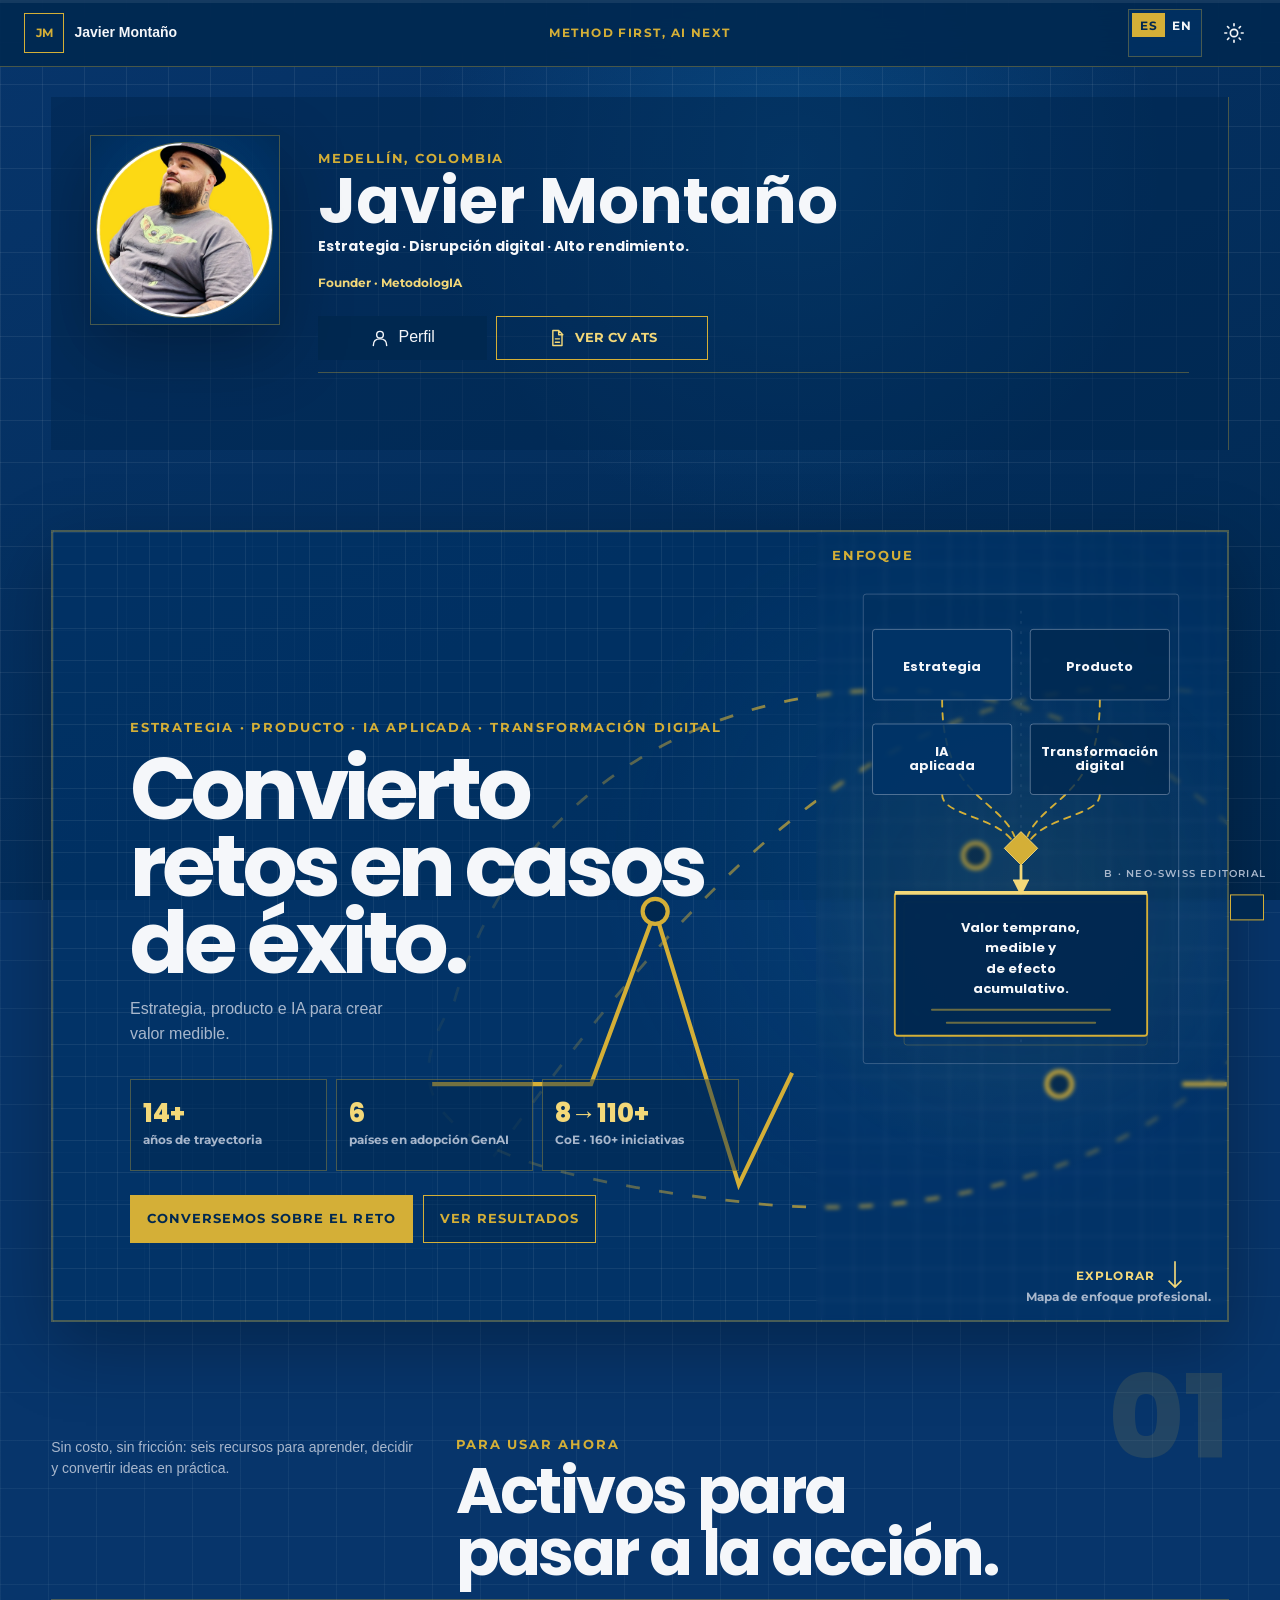
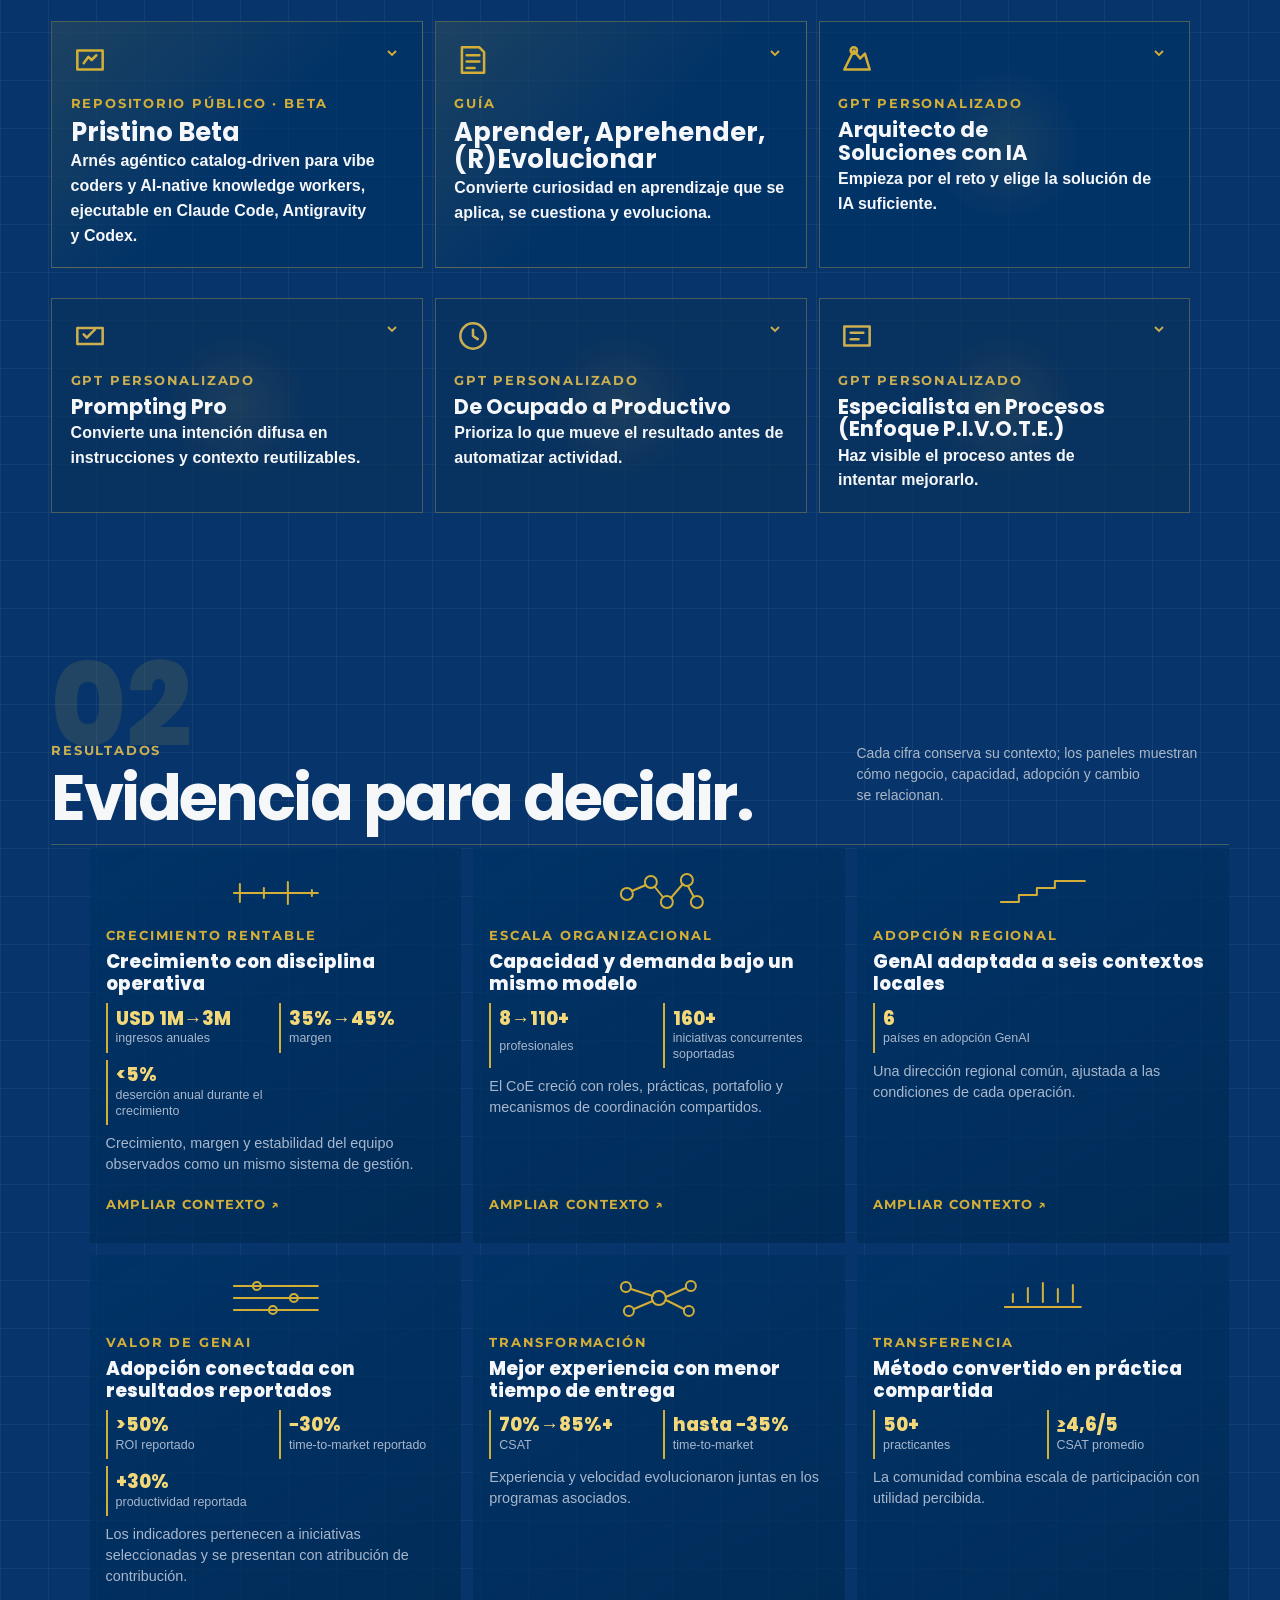
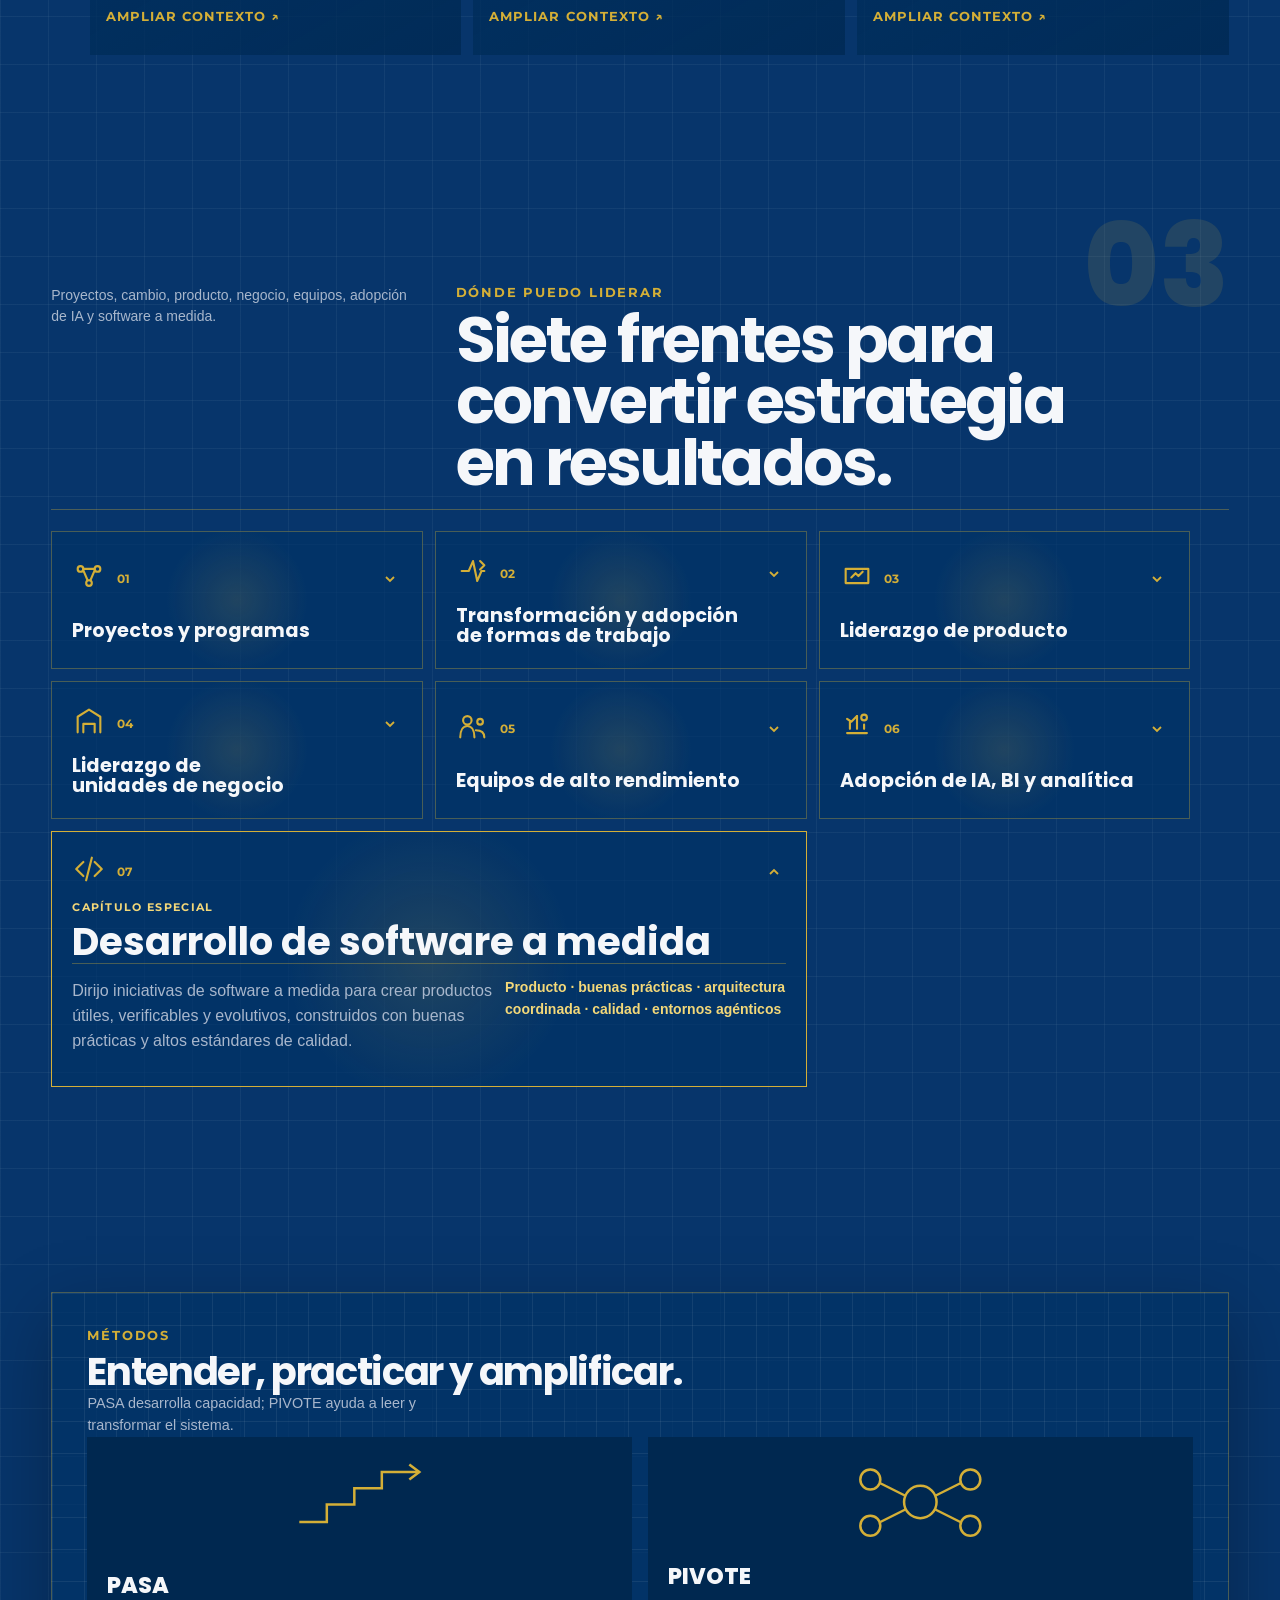
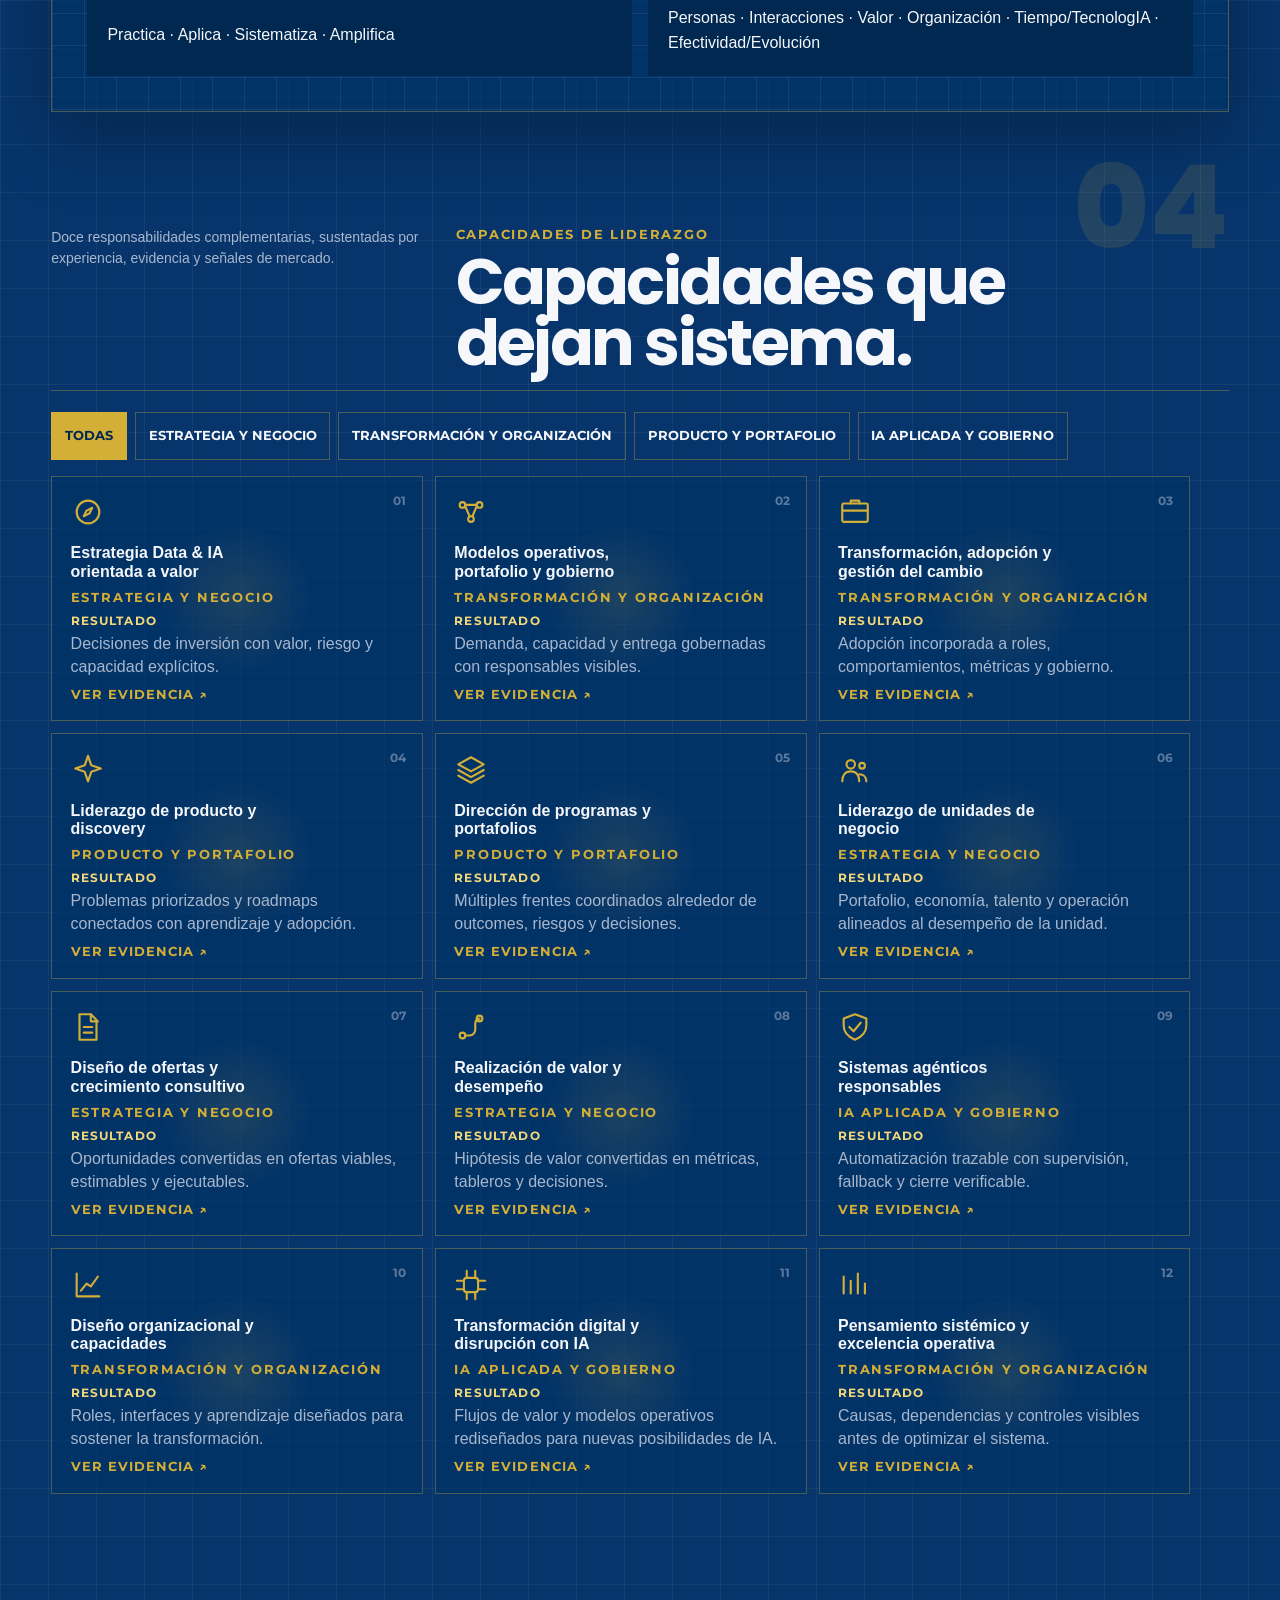
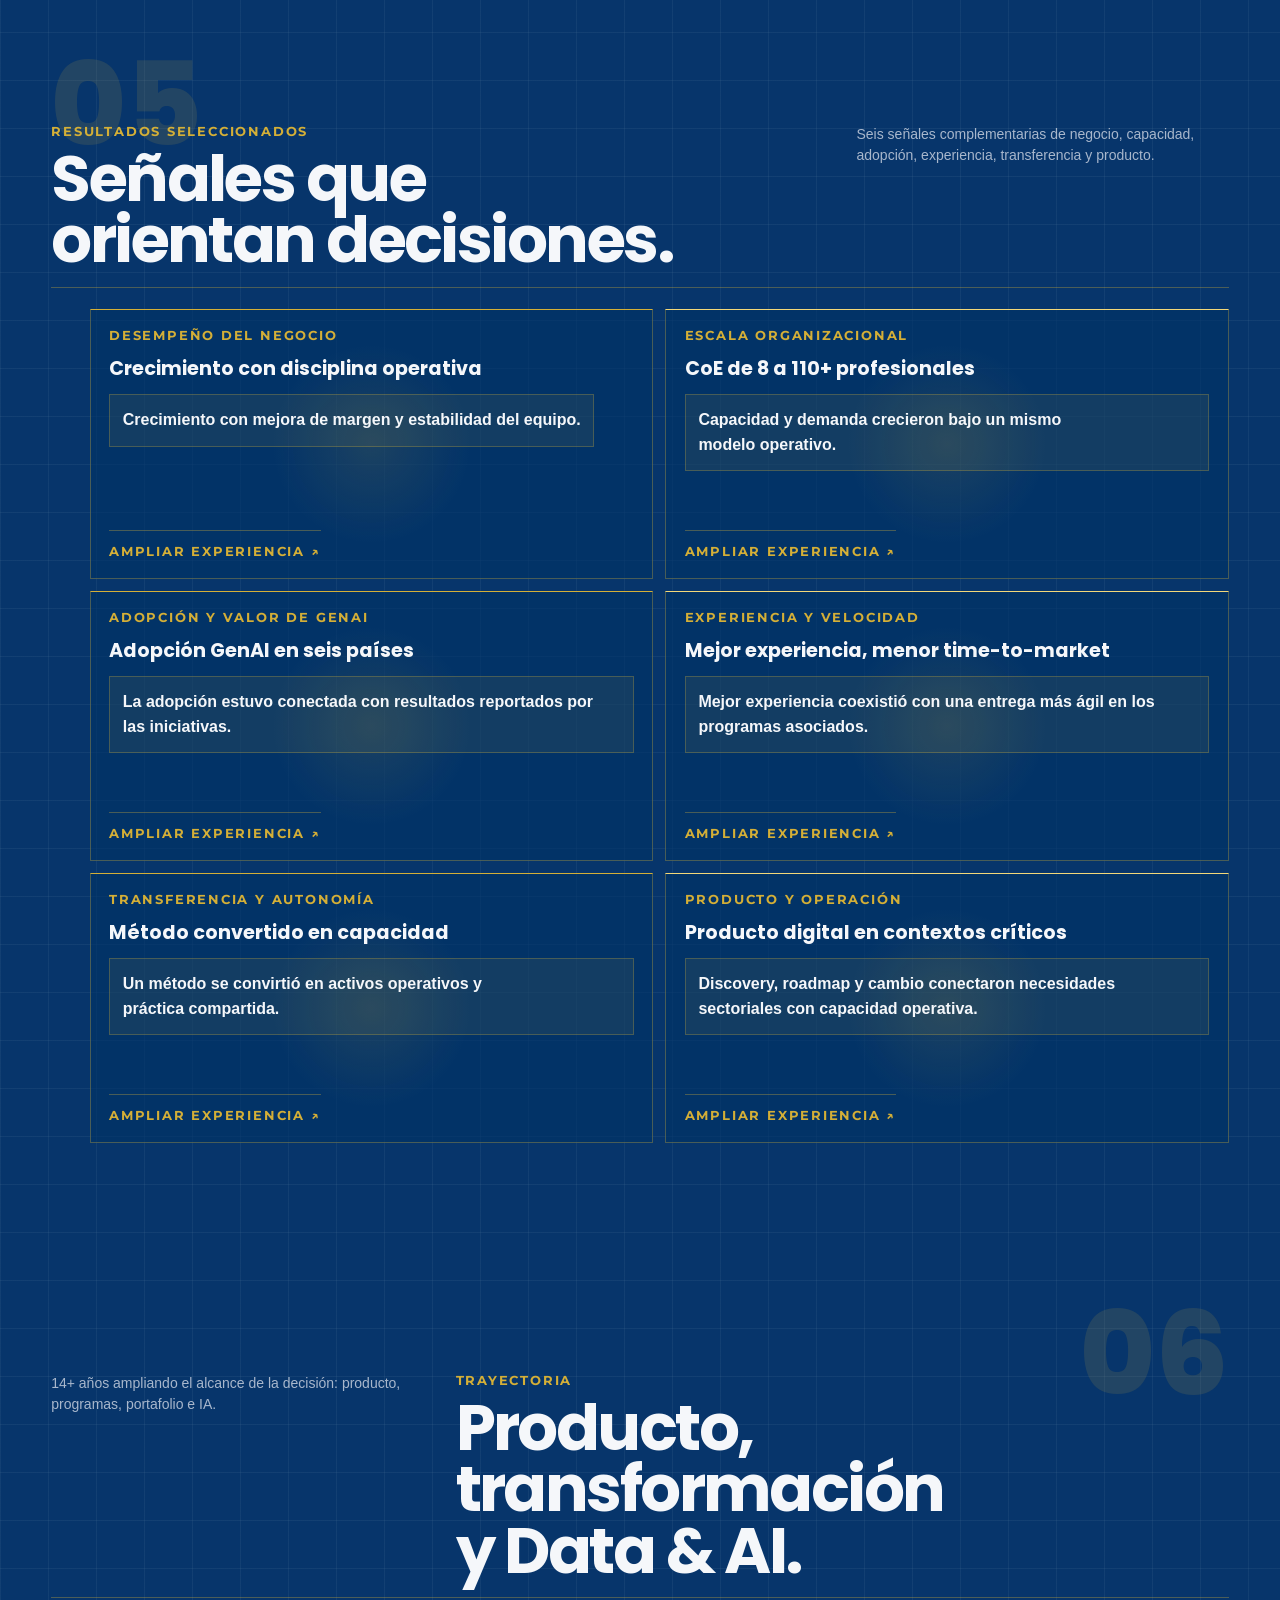
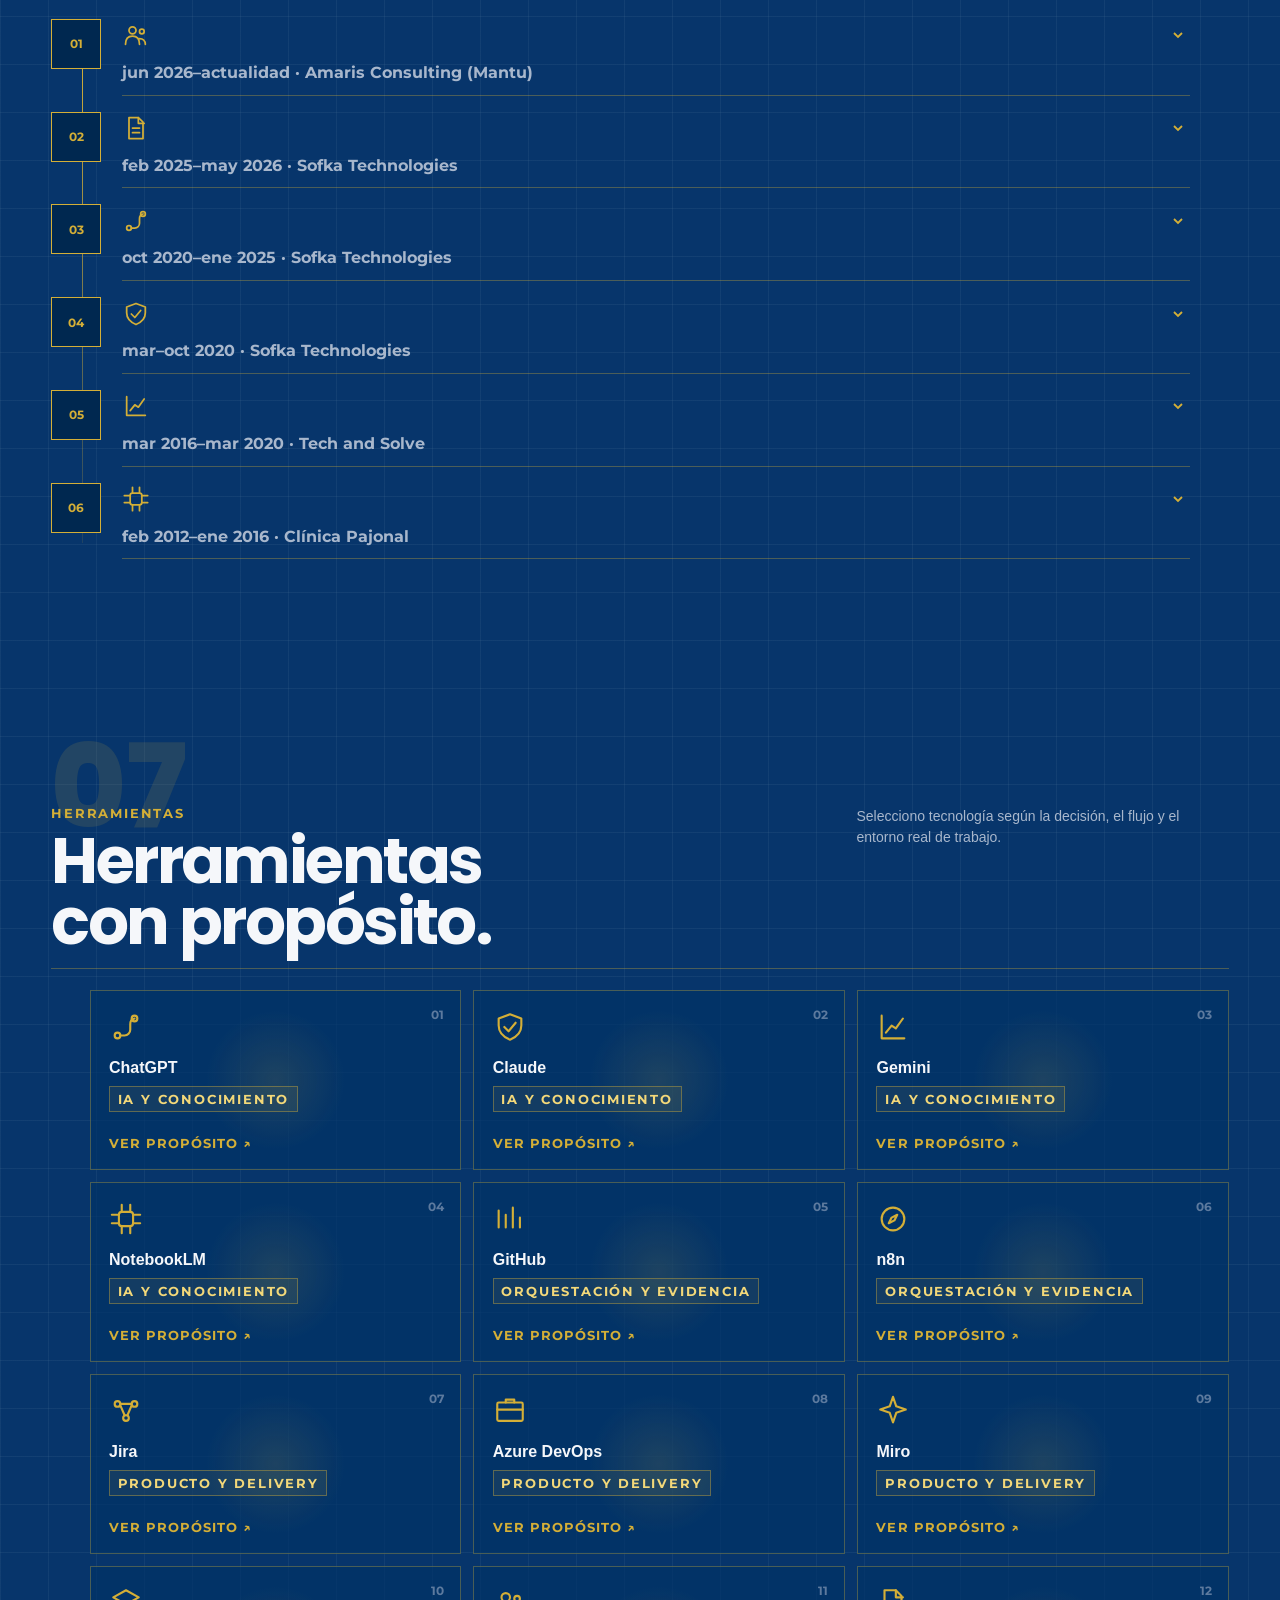
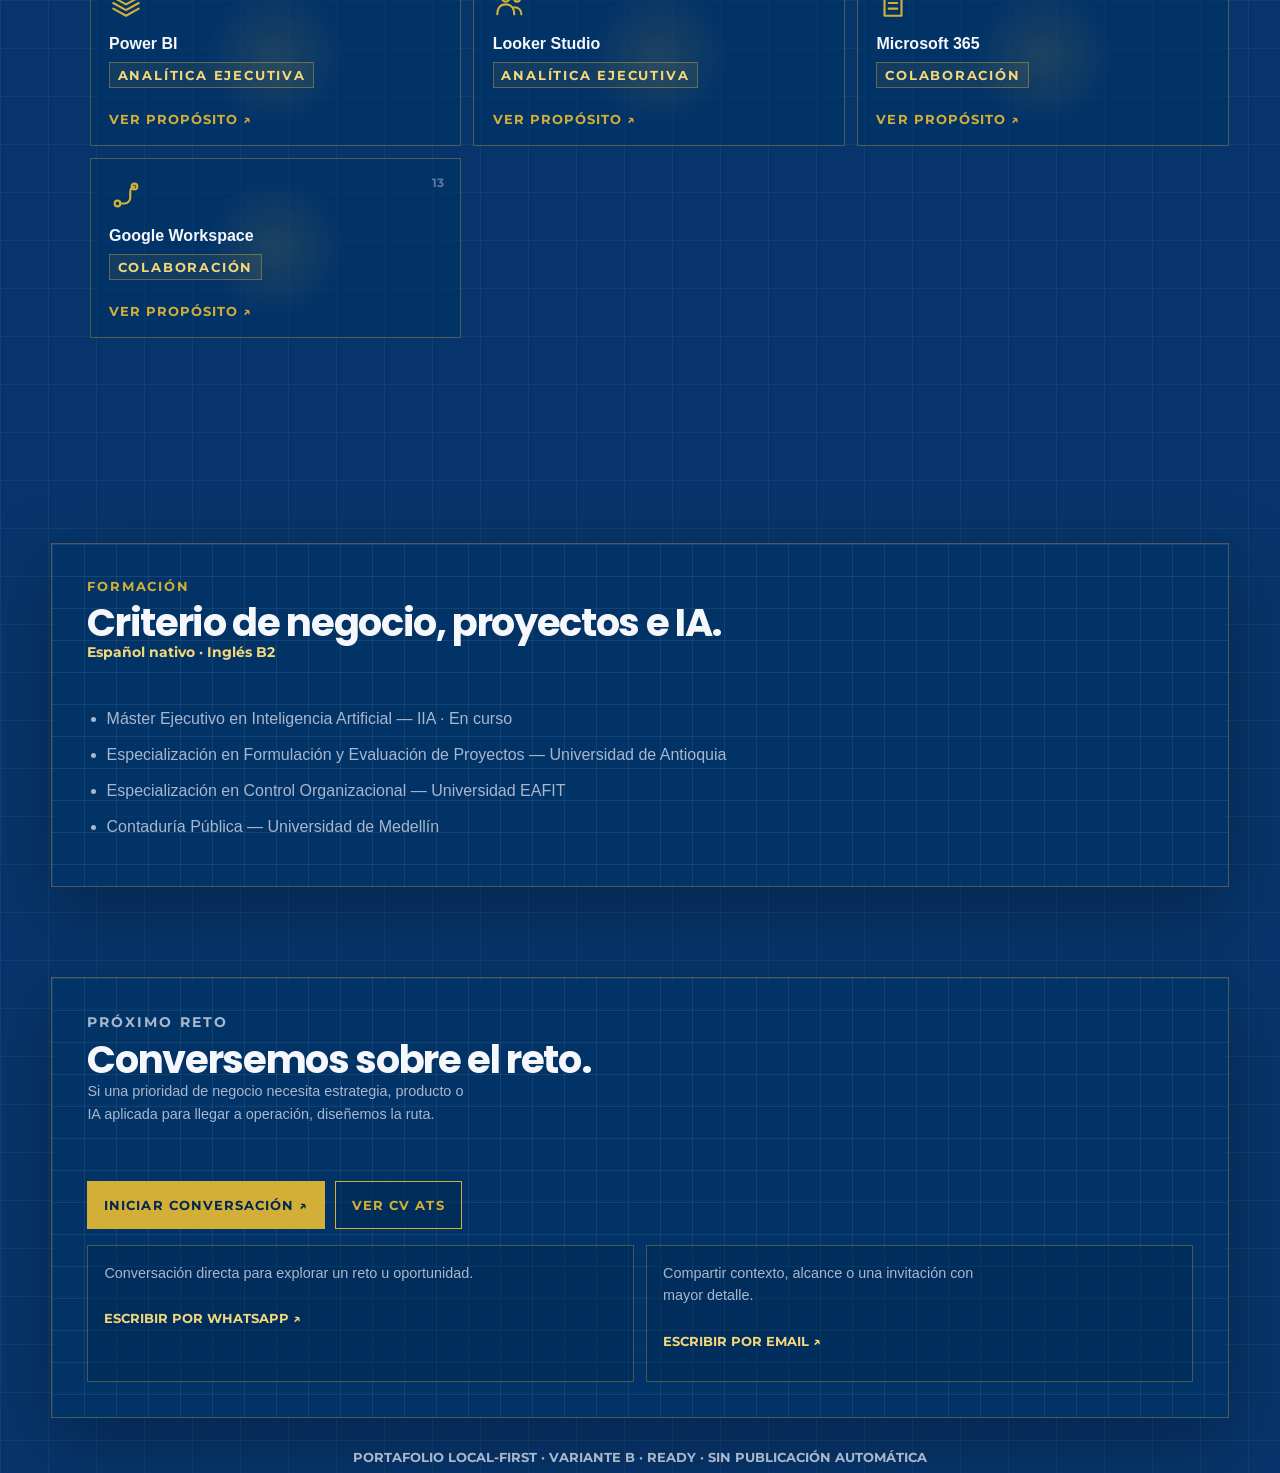
<file: index.html>
<!doctype html>
<html lang="es" data-motion="ok" data-theme="navy" data-composition="neo-swiss-editorial">
<head>
  <meta charset="utf-8">
  <meta name="viewport" content="width=device-width, initial-scale=1">
  <meta name="color-scheme" content="dark light">
  <meta name="theme-color" content="#07356b">
  <meta name="description" content="Convierto retos de negocio en oportunidades de valor mediante estrategia, producto y capacidades de IA que llegan a operación." data-description-es="Convierto retos de negocio en oportunidades de valor mediante estrategia, producto y capacidades de IA que llegan a operación." data-description-en="I turn business challenges into value opportunities through strategy, product, and AI-enabled capabilities built for operations.">
  <meta property="og:title" content="Javier Montaño — Liderazgo, producto e IA aplicada">
  <meta property="og:description" content="Estrategia, producto, transformación y adopción de IA convertidos en resultados, capacidades y productos útiles.">
  <meta property="og:type" content="profile">
  <meta property="og:url" content="https://javimontano.github.io/JaviMontano/">
  <meta property="og:image" content="https://javimontano.github.io/JaviMontano/assets/profile.webp">
  <link rel="canonical" href="https://javimontano.github.io/JaviMontano/">
  <title>Javier Montaño — Liderazgo, producto e IA aplicada</title>
  <link rel="preload" href="./assets/fonts/Poppins-Regular.ttf" as="font" type="font/ttf">
  <link rel="preload" href="./assets/fonts/Poppins-ExtraBold.ttf" as="font" type="font/ttf">
  <link rel="preload" href="./assets/fonts/Montserrat-VariableFont_wght.ttf" as="font" type="font/ttf">
  <link rel="stylesheet" href="./assets/app.css">
  <link rel="stylesheet" href="./assets/design-system-first.css">
  <script>document.documentElement.classList.add('js')</script>
  <script src="./assets/app.js" defer></script>
</head>
<body data-title-es="Javier Montaño — Liderazgo, producto e IA aplicada" data-title-en="Javier Montaño — Leadership, Product & Applied AI" data-role-es="Líder de Estrategia, Disrupción Digital y Alto Rendimiento." data-role-en="Strategy, Digital Disruption & Organizational Performance Leader." data-copied-es="Enlace copiado." data-copied-en="Link copied.">
  <a class="skip-link" href="#principal" data-es="Saltar al contenido" data-en="Skip to content">Saltar al contenido</a>
  <div class="scroll-progress" aria-hidden="true"><span id="scroll-progress"></span></div>
  <header class="topbar" aria-label="Method first, AI next" data-aria-es="Method first, AI next" data-aria-en="Method first, AI next">
    <a class="wordmark" href="#inicio" aria-label="Inicio" data-aria-es="Inicio" data-aria-en="Start"><span aria-hidden="true">JM</span><strong>Javier Montaño</strong></a>
    <p data-es="Method first, AI next" data-en="Method first, AI next">Method first, AI next</p>
    <div class="top-actions">
      <button class="lang-switch" type="button" id="lang-switch" aria-label="Cambiar idioma" data-aria-es="Cambiar idioma" data-aria-en="Change language" aria-pressed="false"><span>ES</span><span>EN</span></button>
      <button class="theme-switch" type="button" id="theme-switch" aria-label="Activar tema claro" data-aria-navy-es="Activar tema claro" data-aria-navy-en="Use light theme" data-aria-light-es="Activar tema azul" data-aria-light-en="Use navy theme" aria-pressed="false"><svg viewBox="0 0 24 24" aria-hidden="true"><circle cx="12" cy="12" r="4"/><path d="M12 2v2M12 20v2M4.93 4.93l1.42 1.42M17.65 17.65l1.42 1.42M2 12h2M20 12h2M4.93 19.07l1.42-1.42M17.65 6.35l1.42-1.42"/></svg><span class="visually-hidden" data-es="Tema" data-en="Theme">Tema</span></button>
    </div>
  </header>

  <div class="shell">
    <aside class="sidebar" aria-label="Perfil y navegación" data-aria-es="Perfil y navegación" data-aria-en="Profile and navigation">
      <div class="portrait blueprint-card">
        <span class="portrait-media"><img src="./assets/profile.webp" alt="Javier Montaño"></span>
        <svg viewBox="0 0 240 240" aria-hidden="true"><circle cx="120" cy="120" r="88" fill="none" stroke="#d4af37" stroke-width="2"/><path d="M33 120h174M120 33v174M58 58l124 124M182 58 58 182" fill="none" stroke="#a0b0c8" stroke-opacity=".32"/><circle cx="120" cy="120" r="48" fill="#003366" stroke="#d4af37"/><text x="120" y="130" text-anchor="middle" fill="#f5f7fa" font-family="ui-monospace,monospace" font-size="34" font-weight="800">JM</text></svg>
      </div>
      <div class="profile-copy"><p class="eyebrow">Medellín, Colombia</p><h1>Javier Montaño</h1><p class="profile-role-compact" data-es="Estrategia · Disrupción digital · Alto rendimiento." data-en="Strategy · Digital disruption · Organizational performance.">Estrategia · Disrupción digital · Alto rendimiento.</p><a class="profile-founder" data-controlled-public href="https://metodologia.info" target="_blank" rel="noopener noreferrer" aria-label="Abrir MetodologIA en una pestaña nueva" data-aria-es="Abrir MetodologIA en una pestaña nueva" data-aria-en="Open MetodologIA in a new tab" data-es="Founder · MetodologIA" data-en="Founder · MetodologIA">Founder · MetodologIA</a><div class="profile-actions" role="group" aria-label="Perfil y CV ATS" data-aria-es="Perfil y CV ATS" data-aria-en="Profile and ATS résumé"><button class="profile-trigger" type="button" data-open-dialog="perfil-profesional" aria-haspopup="dialog" aria-controls="perfil-profesional"><svg viewBox="0 0 24 24" aria-hidden="true"><circle cx="12" cy="8" r="4"/><path d="M4 21c0-5 3-8 8-8s8 3 8 8"/></svg><span data-es="Perfil" data-en="Profile">Perfil</span></button><a class="profile-cv" href="./ats/html/Javier_Montano_ATS_ES.html#from-neo" data-href-es="./ats/html/Javier_Montano_ATS_ES.html#from-neo" data-href-en="./ats/html/Javier_Montano_ATS_EN.html#from-neo" data-es="Ver CV ATS" data-en="View ATS résumé"><svg viewBox="0 0 24 24" aria-hidden="true"><path d="M7 3h7l4 4v14H7zM14 3v5h5M10 13h5M10 17h5"/></svg><span data-es="Ver CV ATS" data-en="View ATS résumé">Ver CV ATS</span></a></div></div>
      <nav class="section-nav" aria-label="Secciones" data-aria-es="Secciones" data-aria-en="Sections">
        <a href="#impacto" data-spy="impacto"><span>01</span><b data-es="Impacto" data-en="Impact">Impacto</b></a>
        <a href="#competencias" data-spy="competencias"><span>02</span><b data-es="Competencias" data-en="Capabilities">Competencias</b></a>
        <a href="#casos" data-spy="casos"><span>03</span><b data-es="Casos" data-en="Cases">Casos</b></a>
        <a href="#trayectoria" data-spy="trayectoria"><span>04</span><b data-es="Trayectoria" data-en="Career">Trayectoria</b></a>
        <a href="#herramientas" data-spy="herramientas"><span>05</span><b data-es="Herramientas" data-en="Toolkit">Herramientas</b></a>
        <a href="#contacto" data-spy="contacto"><span>06</span><b data-es="Conversemos" data-en="Let's talk">Conversemos</b></a>
      </nav>

    </aside>

    <main id="principal" tabindex="-1">
      <section class="hero blueprint-card neo-hero" id="inicio" aria-labelledby="hero-title">
        <div class="neo-kinetic" aria-hidden="true"><svg viewBox="0 0 640 520"><defs><linearGradient id="kinetic-gold" x1="0" x2="1"><stop stop-color="currentColor" stop-opacity=".05"/><stop offset=".55" stop-color="currentColor" stop-opacity=".9"/><stop offset="1" stop-color="currentColor" stop-opacity=".08"/></linearGradient></defs><path class="neo-orbit orbit-a" d="M52 308C116 80 414 18 588 164S508 478 272 454 5 382 52 308Z"/><path class="neo-orbit orbit-b" d="M80 420C218 228 374 52 596 88"/><path class="neo-pulse" d="M36 368 150 368 196 244 256 440 320 306 378 344 426 204 486 368 606 368"/><circle class="neo-node node-a" cx="196" cy="244" r="9"/><circle class="neo-node node-b" cx="426" cy="204" r="9"/><circle class="neo-node node-c" cx="486" cy="368" r="9"/></svg></div><div class="hero-copy" data-parallax="copy"><p class="eyebrow" data-es="Estrategia · Producto · IA aplicada · Transformación digital" data-en="Strategy · Product · Applied AI · Digital Transformation">Estrategia · Producto · IA aplicada · Transformación digital</p><h2 id="hero-title" data-es="Convierto retos en casos de éxito." data-en="I turn challenges into success stories.">Convierto retos en casos de éxito.</h2><p class="hero-lead" data-es="Estrategia, producto e IA para crear valor medible." data-en="Strategy, product, and AI for measurable value.">Estrategia, producto e IA para crear valor medible.</p><div class="hero-proofs" role="group" aria-label="14+ años de trayectoria · 6 países en adopción GenAI · CoE de 8 a 110+ que soportó 160+ iniciativas." data-aria-es="14+ años de trayectoria · 6 países en adopción GenAI · CoE de 8 a 110+ que soportó 160+ iniciativas." data-aria-en="14+ years of experience · GenAI adoption across 6 countries · CoE from 8 to 110+ supporting 160+ initiatives."><article class="hero-proof-card"><strong data-es="14+" data-en="14+">14+</strong><span data-es="años de trayectoria" data-en="years of experience">años de trayectoria</span></article><article class="hero-proof-card"><strong data-es="6" data-en="6">6</strong><span data-es="países en adopción GenAI" data-en="countries in GenAI adoption">países en adopción GenAI</span></article><article class="hero-proof-card"><strong data-es="8→110+" data-en="8→110+">8→110+</strong><span data-es="CoE · 160+ iniciativas" data-en="CoE · 160+ initiatives">CoE · 160+ iniciativas</span></article></div><div class="button-row"><a class="button" href="#contacto"><span data-es="Conversemos sobre el reto" data-en="Let&#039;s discuss the challenge">Conversemos sobre el reto</span></a><a class="button secondary" href="#casos"><span data-es="Ver resultados" data-en="See outcomes">Ver resultados</span></a></div></div>
        <div class="hero-visual" data-parallax="visual" role="img" aria-labelledby="focus-map-title focus-map-desc">
          <p class="eyebrow map-label" data-es="Enfoque" data-en="Focus">Enfoque</p><div id="focus-map-title"><h3 class="visually-hidden" data-es="Cuatro capacidades, una ruta a operación." data-en="Four capabilities. One path to execution.">Cuatro capacidades, una ruta a operación.</h3></div><div id="focus-map-desc"><span class="visually-hidden" data-es="Estrategia y ejecución conectadas para convertir una oportunidad en valor." data-en="Strategy and execution connected to turn an opportunity into value.">Estrategia y ejecución conectadas para convertir una oportunidad en valor.</span></div>
          <svg class="focus-diagram desktop-constellation" viewBox="0 0 360 560" aria-hidden="true"><defs><marker id="focus-arrow-desktop" viewBox="0 0 10 10" refX="8" refY="5" markerWidth="6" markerHeight="6" orient="auto-start-reverse"><path d="M0 0 10 5 0 10Z"/></marker></defs><rect class="diagram-frame" x="10" y="26" width="340" height="506" rx="3"/><path class="diagram-axis" d="M180 44v470"/><g class="connector"><path d="M95 140C95 245 155 245 173 287"/><path d="M265 140C265 245 205 245 187 287"/><path d="M95 242C95 265 155 265 173 295"/><path d="M265 242C265 265 205 265 187 295"/></g><g class="node domain-node"><rect class="node-bound" x="20" y="64" width="150" height="76" rx="3"/><text class="node-copy" data-svg-lang="es" data-source="Estrategia" text-anchor="middle"><tspan x="95" y="109">Estrategia</tspan></text><text class="node-copy" data-svg-lang="en" data-source="Strategy" text-anchor="middle"><tspan x="95" y="109">Strategy</tspan></text></g><g class="node domain-node"><rect class="node-bound" x="190" y="64" width="150" height="76" rx="3"/><text class="node-copy" data-svg-lang="es" data-source="Producto" text-anchor="middle"><tspan x="265" y="109">Producto</tspan></text><text class="node-copy" data-svg-lang="en" data-source="Product" text-anchor="middle"><tspan x="265" y="109">Product</tspan></text></g><g class="node domain-node"><rect class="node-bound" x="20" y="166" width="150" height="76" rx="3"/><text class="node-copy" data-svg-lang="es" data-source="IA aplicada" text-anchor="middle"><tspan x="95" y="200">IA</tspan><tspan x="95" y="216">aplicada</tspan></text><text class="node-copy" data-svg-lang="en" data-source="Applied AI" text-anchor="middle"><tspan x="95" y="200">Applied</tspan><tspan x="95" y="216">AI</tspan></text></g><g class="node domain-node"><rect class="node-bound" x="190" y="166" width="150" height="76" rx="3"/><text class="node-copy" data-svg-lang="es" data-source="Transformación digital" text-anchor="middle"><tspan x="265" y="200">Transformación</tspan><tspan x="265" y="216">digital</tspan></text><text class="node-copy" data-svg-lang="en" data-source="Digital Transformation" text-anchor="middle"><tspan x="265" y="200">Digital</tspan><tspan x="265" y="216">Transformation</tspan></text></g><path class="convergence-diamond" d="M180 282 198 300 180 318 162 300Z"/><path class="output-arrow" d="M180 318v30" marker-end="url(#focus-arrow-desktop)"/><g class="node center-node outcome-node"><rect class="outcome-shadow" x="54" y="358" width="262" height="154" rx="3"/><rect class="node-bound outcome-bound" x="44" y="348" width="272" height="154" rx="3"/><path class="outcome-accent" d="M44 348h272"/><text class="center-copy" data-svg-lang="es" data-source="Valor temprano, medible y de efecto acumulativo." text-anchor="middle"><tspan x="180" y="390">Valor temprano,</tspan><tspan x="180" y="412">medible y</tspan><tspan x="180" y="434">de efecto</tspan><tspan x="180" y="456">acumulativo.</tspan></text><text class="center-copy" data-svg-lang="en" data-source="Early, measurable value with cumulative effect." text-anchor="middle"><tspan x="180" y="390">Early,</tspan><tspan x="180" y="412">measurable value</tspan><tspan x="180" y="434">with cumulative</tspan><tspan x="180" y="456">effect.</tspan></text><path class="outcome-bars" d="M84 474h192M100 488h160"/></g></svg><svg class="focus-diagram mobile-constellation" viewBox="0 0 300 560" aria-hidden="true"><defs><marker id="focus-arrow-mobile" viewBox="0 0 10 10" refX="8" refY="5" markerWidth="6" markerHeight="6" orient="auto-start-reverse"><path d="M0 0 10 5 0 10Z"/></marker></defs><rect class="diagram-frame" x="6" y="26" width="288" height="500" rx="3"/><path class="diagram-axis" d="M150 42v466"/><g class="connector"><path d="M79 130C79 220 125 220 144 253"/><path d="M221 130C221 220 175 220 156 253"/><path d="M79 226C79 244 125 244 144 261"/><path d="M221 226C221 244 175 244 156 261"/></g><g class="node domain-node"><rect class="node-bound" x="14" y="58" width="130" height="72" rx="3"/><text class="node-copy" data-svg-lang="es" data-source="Estrategia" text-anchor="middle"><tspan x="79" y="98">Estrategia</tspan></text><text class="node-copy" data-svg-lang="en" data-source="Strategy" text-anchor="middle"><tspan x="79" y="98">Strategy</tspan></text></g><g class="node domain-node"><rect class="node-bound" x="156" y="58" width="130" height="72" rx="3"/><text class="node-copy" data-svg-lang="es" data-source="Producto" text-anchor="middle"><tspan x="221" y="98">Producto</tspan></text><text class="node-copy" data-svg-lang="en" data-source="Product" text-anchor="middle"><tspan x="221" y="98">Product</tspan></text></g><g class="node domain-node"><rect class="node-bound" x="14" y="154" width="130" height="72" rx="3"/><text class="node-copy" data-svg-lang="es" data-source="IA aplicada" text-anchor="middle"><tspan x="79" y="184">IA</tspan><tspan x="79" y="200">aplicada</tspan></text><text class="node-copy" data-svg-lang="en" data-source="Applied AI" text-anchor="middle"><tspan x="79" y="184">Applied</tspan><tspan x="79" y="200">AI</tspan></text></g><g class="node domain-node"><rect class="node-bound" x="156" y="154" width="130" height="72" rx="3"/><text class="node-copy" data-svg-lang="es" data-source="Transformación digital" text-anchor="middle"><tspan x="221" y="184">Transformación</tspan><tspan x="221" y="200">digital</tspan></text><text class="node-copy" data-svg-lang="en" data-source="Digital Transformation" text-anchor="middle"><tspan x="221" y="184">Digital</tspan><tspan x="221" y="200">Transformation</tspan></text></g><path class="convergence-diamond" d="M150 247 166 263 150 279 134 263Z"/><path class="output-arrow" d="M150 279v33" marker-end="url(#focus-arrow-mobile)"/><g class="node center-node outcome-node"><rect class="outcome-shadow" x="40" y="322" width="230" height="160" rx="3"/><rect class="node-bound outcome-bound" x="30" y="312" width="240" height="160" rx="3"/><path class="outcome-accent" d="M30 312h240"/><text class="center-copy" data-svg-lang="es" data-source="Valor temprano, medible y de efecto acumulativo." text-anchor="middle"><tspan x="150" y="350">Valor temprano,</tspan><tspan x="150" y="373">medible y</tspan><tspan x="150" y="396">de efecto</tspan><tspan x="150" y="419">acumulativo.</tspan></text><text class="center-copy" data-svg-lang="en" data-source="Early, measurable value with cumulative effect." text-anchor="middle"><tspan x="150" y="350">Early,</tspan><tspan x="150" y="373">measurable value</tspan><tspan x="150" y="396">with cumulative</tspan><tspan x="150" y="419">effect.</tspan></text><path class="outcome-bars" d="M72 442h156M86 455h128"/></g></svg><small class="map-note" data-es="Mapa de enfoque profesional." data-en="Map of professional focus.">Mapa de enfoque profesional.</small>
        </div>
      <a class="neo-scroll-cue" href="#activos"><span data-es="Explorar" data-en="Explore">Explorar</span><svg viewBox="0 0 24 36" aria-hidden="true"><path d="M12 2v28m-7-7 7 7 7-7"/></svg></a></section>

      <section class="section neo-stage assets-section" id="activos" aria-labelledby="activos-title"><header class="section-head reveal"><div><p class="eyebrow" data-es="Para usar ahora" data-en="Ready to use">Para usar ahora</p><h2 id="activos-title" data-es="Activos para pasar a la acción." data-en="Assets built for action.">Activos para pasar a la acción.</h2></div><p data-es="Sin costo, sin fricción: seis recursos para aprender, decidir y convertir ideas en práctica." data-en="No cost, no friction: six resources for learning, deciding, and turning ideas into practice.">Sin costo, sin fricción: seis recursos para aprender, decidir y convertir ideas en práctica.</p></header><div class="asset-grid"><details class="asset-card spotlight reveal featured"><summary><svg class="asset-icon" viewBox="0 0 24 24" aria-hidden="true"><path d="M4 6h16v12H4z"/><path d="m8 14 3-4 2 2 3-3"/></svg><span><span class="card-kicker" data-es="Repositorio público · beta" data-en="Public repository · beta">Repositorio público · beta</span><h3 data-es="Pristino Beta" data-en="Pristino Beta">Pristino Beta</h3><p class="asset-hook" data-es="Arnés agéntico catalog-driven para vibe coders y AI-native knowledge workers, ejecutable en Claude Code, Antigravity y Codex." data-en="Catalog-driven agentic harness for vibe coders and AI-native knowledge workers, running across Claude Code, Antigravity, and Codex.">Arnés agéntico catalog-driven para vibe coders y AI-native knowledge workers, ejecutable en Claude Code, Antigravity y Codex.</p></span><svg class="disclosure-icon" viewBox="0 0 24 24" aria-hidden="true"><path d="m8 10 4 4 4-4"/></svg></summary><div class="asset-disclosure"><p class="asset-outcome" data-es="Explora un sistema que convierte catálogo, contexto por etapas y gates determinísticos en ejecución trazable." data-en="Explore a system turning a catalog, stage-based context, and deterministic gates into traceable execution.">Explora un sistema que convierte catálogo, contexto por etapas y gates determinísticos en ejecución trazable.</p><a class="card-action" data-controlled-public href="https://github.com/JaviMontano/jm-adk-beta" target="_blank" rel="noopener noreferrer" aria-label="Abrir el repositorio público beta Pristino Beta en una pestaña nueva" data-aria-es="Abrir el repositorio público beta Pristino Beta en una pestaña nueva" data-aria-en="Open the Pristino Beta public beta repository in a new tab"><span data-es="Explorar arnés ↗" data-en="Explore harness ↗">Explorar arnés ↗</span></a></div></details>
<details class="asset-card spotlight reveal featured"><summary><svg class="asset-icon" viewBox="0 0 24 24" aria-hidden="true"><path d="M5 4h11l3 3v13H5z"/><path d="M8 9h8M8 13h8M8 17h5"/></svg><span><span class="card-kicker" data-es="Guía" data-en="Guide">Guía</span><h3 data-es="Aprender, Aprehender, (R)Evolucionar" data-en="Aprender, Aprehender, (R)Evolucionar">Aprender, Aprehender, (R)Evolucionar</h3><p class="asset-hook" data-es="Convierte curiosidad en aprendizaje que se aplica, se cuestiona y evoluciona." data-en="Turn curiosity into learning that is applied, challenged, and evolved.">Convierte curiosidad en aprendizaje que se aplica, se cuestiona y evoluciona.</p></span><svg class="disclosure-icon" viewBox="0 0 24 24" aria-hidden="true"><path d="m8 10 4 4 4-4"/></svg></summary><div class="asset-disclosure"><p class="asset-outcome" data-es="Explora prompts para aprender con intención, práctica y reflexión." data-en="Explore prompts for intentional learning, practice, and reflection.">Explora prompts para aprender con intención, práctica y reflexión.</p><a class="card-action" data-controlled-public href="https://javimontano.github.io/trabajar-amplificado/aprender-aprehender-revolucionar.html#prompts" target="_blank" rel="noopener noreferrer" aria-label="Abrir la guía Aprender, Aprehender, (R)Evolucionar en una pestaña nueva" data-aria-es="Abrir la guía Aprender, Aprehender, (R)Evolucionar en una pestaña nueva" data-aria-en="Open the Aprender, Aprehender, (R)Evolucionar guide in a new tab"><span data-es="Abrir guía ↗" data-en="Open guide ↗">Abrir guía ↗</span></a></div></details>
<details class="asset-card spotlight reveal"><summary><svg class="asset-icon" viewBox="0 0 24 24" aria-hidden="true"><path d="M4 18 10 6l4 5 3-3 3 10z"/><circle cx="10" cy="6" r="2"/></svg><span><span class="card-kicker" data-es="GPT personalizado" data-en="Custom GPT">GPT personalizado</span><h3 data-es="Arquitecto de Soluciones con IA" data-en="Arquitecto de Soluciones con IA">Arquitecto de Soluciones con IA</h3><p class="asset-hook" data-es="Empieza por el reto y elige la solución de IA suficiente." data-en="Start with the challenge and choose the sufficient AI solution.">Empieza por el reto y elige la solución de IA suficiente.</p></span><svg class="disclosure-icon" viewBox="0 0 24 24" aria-hidden="true"><path d="m8 10 4 4 4-4"/></svg></summary><div class="asset-disclosure"><p class="asset-outcome" data-es="Ayuda a estructurar el problema, comparar opciones y delinear una arquitectura." data-en="Helps structure the problem, compare options, and outline an architecture.">Ayuda a estructurar el problema, comparar opciones y delinear una arquitectura.</p><a class="card-action" data-controlled-public href="https://chatgpt.com/g/g-6a60bb664b808191a3a96c1622a4d2d0-arquitecto-de-soluciones-con-ia" target="_blank" rel="noopener noreferrer" aria-label="Abrir Arquitecto de Soluciones con IA en una pestaña nueva" data-aria-es="Abrir Arquitecto de Soluciones con IA en una pestaña nueva" data-aria-en="Open Arquitecto de Soluciones con IA in a new tab"><span data-es="Abrir GPT ↗" data-en="Open GPT ↗">Abrir GPT ↗</span></a></div></details>
<details class="asset-card spotlight reveal"><summary><svg class="asset-icon" viewBox="0 0 24 24" aria-hidden="true"><path d="M4 7h16v10H4z"/><path d="m8 11 2 2 5-5"/></svg><span><span class="card-kicker" data-es="GPT personalizado" data-en="Custom GPT">GPT personalizado</span><h3 data-es="Prompting Pro" data-en="Prompting Pro">Prompting Pro</h3><p class="asset-hook" data-es="Convierte una intención difusa en instrucciones y contexto reutilizables." data-en="Turn a vague intention into reusable instructions and context.">Convierte una intención difusa en instrucciones y contexto reutilizables.</p></span><svg class="disclosure-icon" viewBox="0 0 24 24" aria-hidden="true"><path d="m8 10 4 4 4-4"/></svg></summary><div class="asset-disclosure"><p class="asset-outcome" data-es="Apoya el diseño, la prueba y la mejora de prompts con criterio." data-en="Supports thoughtful prompt design, testing, and improvement.">Apoya el diseño, la prueba y la mejora de prompts con criterio.</p><a class="card-action" data-controlled-public href="https://chatgpt.com/g/g-6a0e402c9b688191ae857eb4ac0631e2-prompting-pro" target="_blank" rel="noopener noreferrer" aria-label="Abrir Prompting Pro en una pestaña nueva" data-aria-es="Abrir Prompting Pro en una pestaña nueva" data-aria-en="Open Prompting Pro in a new tab"><span data-es="Abrir GPT ↗" data-en="Open GPT ↗">Abrir GPT ↗</span></a></div></details>
<details class="asset-card spotlight reveal"><summary><svg class="asset-icon" viewBox="0 0 24 24" aria-hidden="true"><circle cx="12" cy="12" r="8"/><path d="M12 8v4l3 2"/></svg><span><span class="card-kicker" data-es="GPT personalizado" data-en="Custom GPT">GPT personalizado</span><h3 data-es="De Ocupado a Productivo" data-en="De Ocupado a Productivo">De Ocupado a Productivo</h3><p class="asset-hook" data-es="Prioriza lo que mueve el resultado antes de automatizar actividad." data-en="Prioritize what moves the outcome before automating activity.">Prioriza lo que mueve el resultado antes de automatizar actividad.</p></span><svg class="disclosure-icon" viewBox="0 0 24 24" aria-hidden="true"><path d="m8 10 4 4 4-4"/></svg></summary><div class="asset-disclosure"><p class="asset-outcome" data-es="Ayuda a revisar carga, foco y oportunidades de simplificación o automatización." data-en="Helps review workload, focus, and opportunities to simplify or automate.">Ayuda a revisar carga, foco y oportunidades de simplificación o automatización.</p><a class="card-action" data-controlled-public href="https://chatgpt.com/g/g-69f295e5c51c8191befb6732335639cf-de-ocupado-a-productivo" target="_blank" rel="noopener noreferrer" aria-label="Abrir De Ocupado a Productivo en una pestaña nueva" data-aria-es="Abrir De Ocupado a Productivo en una pestaña nueva" data-aria-en="Open De Ocupado a Productivo in a new tab"><span data-es="Abrir GPT ↗" data-en="Open GPT ↗">Abrir GPT ↗</span></a></div></details>
<details class="asset-card spotlight reveal"><summary><svg class="asset-icon" viewBox="0 0 24 24" aria-hidden="true"><path d="M4 6h16v12H4z"/><path d="M8 10h8M8 14h5"/></svg><span><span class="card-kicker" data-es="GPT personalizado" data-en="Custom GPT">GPT personalizado</span><h3 data-es="Especialista en Procesos (Enfoque P.I.V.O.T.E.)" data-en="Especialista en Procesos (Enfoque P.I.V.O.T.E.)">Especialista en Procesos (Enfoque P.I.V.O.T.E.)</h3><p class="asset-hook" data-es="Haz visible el proceso antes de intentar mejorarlo." data-en="Make the process visible before trying to improve it.">Haz visible el proceso antes de intentar mejorarlo.</p></span><svg class="disclosure-icon" viewBox="0 0 24 24" aria-hidden="true"><path d="m8 10 4 4 4-4"/></svg></summary><div class="asset-disclosure"><p class="asset-outcome" data-es="Guía el diagnóstico de personas, interacciones, valor, organización, tecnología y evolución." data-en="Guides diagnosis across people, interactions, value, organization, technology, and evolution.">Guía el diagnóstico de personas, interacciones, valor, organización, tecnología y evolución.</p><a class="card-action" data-controlled-public href="https://chatgpt.com/g/g-6a780893658c81918a87b9fbbfe46970-especialista-en-procesos-enfoque-pivote" target="_blank" rel="noopener noreferrer" aria-label="Abrir Especialista en Procesos con enfoque P.I.V.O.T.E. en una pestaña nueva" data-aria-es="Abrir Especialista en Procesos con enfoque P.I.V.O.T.E. en una pestaña nueva" data-aria-en="Open Especialista en Procesos with the P.I.V.O.T.E. approach in a new tab"><span data-es="Abrir GPT ↗" data-en="Open GPT ↗">Abrir GPT ↗</span></a></div></details></div></section>

      <section class="section neo-stage" id="impacto" aria-labelledby="impacto-title"><header class="section-head reveal"><div><p class="eyebrow" data-es="Resultados" data-en="Outcomes">Resultados</p><h2 id="impacto-title" data-es="Evidencia para decidir." data-en="Evidence for decisions.">Evidencia para decidir.</h2></div><p data-es="Cada cifra conserva su contexto; los paneles muestran cómo negocio, capacidad, adopción y cambio se relacionan." data-en="Each figure keeps its context; the panels show how business, capability, adoption, and change relate.">Cada cifra conserva su contexto; los paneles muestran cómo negocio, capacidad, adopción y cambio se relacionan.</p></header><div class="metrics-grid"><button class="metric-card kpi-card signal-1 reveal" type="button" data-kpi-card data-open-dialog="kpi-01-trayectoria-conectando-negocio-y-tecnologia" aria-haspopup="dialog" aria-controls="kpi-01-trayectoria-conectando-negocio-y-tecnologia"><svg class="kpi-visual" viewBox="0 0 100 52" aria-hidden="true"><path d="M8 29h84M14 20v18m24-14v10m24-16v22m24-14v6"/></svg><span class="card-kicker" data-es="Crecimiento rentable" data-en="Profitable growth">Crecimiento rentable</span><strong class="metric-panel-title" data-es="Crecimiento con disciplina operativa" data-en="Growth with operating discipline">Crecimiento con disciplina operativa</strong><span class="kpi-cluster"><span class="kpi-atom"><strong data-es="USD 1M→3M" data-en="USD 1M→3M">USD 1M→3M</strong><span data-es="ingresos anuales" data-en="annual revenue">ingresos anuales</span></span><span class="kpi-atom"><strong data-es="35%→45%" data-en="35%→45%">35%→45%</strong><span data-es="margen" data-en="margin">margen</span></span><span class="kpi-atom"><strong data-es="&lt;5%" data-en="&lt;5%">&lt;5%</strong><span data-es="deserción anual durante el crecimiento" data-en="annual attrition during growth">deserción anual durante el crecimiento</span></span></span><span class="metric-statement" data-es="Crecimiento, margen y estabilidad del equipo observados como un mismo sistema de gestión." data-en="Growth, margin, and team stability observed as one management system.">Crecimiento, margen y estabilidad del equipo observados como un mismo sistema de gestión.</span><span class="card-action" data-es="Ampliar contexto ↗" data-en="Expand context ↗">Ampliar contexto ↗</span></button>
<button class="metric-card kpi-card signal-2 reveal" type="button" data-kpi-card data-open-dialog="kpi-02-adopcion-regional-de-genai" aria-haspopup="dialog" aria-controls="kpi-02-adopcion-regional-de-genai"><svg class="kpi-visual" viewBox="0 0 100 52" aria-hidden="true"><circle cx="18" cy="30" r="6"/><circle cx="42" cy="18" r="6"/><circle cx="58" cy="38" r="6"/><circle cx="78" cy="16" r="6"/><circle cx="88" cy="38" r="6"/><path d="M23 27 37 21m9 2 8 10m8 1 12-14m5 2 6 11"/></svg><span class="card-kicker" data-es="Escala organizacional" data-en="Organizational scale">Escala organizacional</span><strong class="metric-panel-title" data-es="Capacidad y demanda bajo un mismo modelo" data-en="Capability and demand under one model">Capacidad y demanda bajo un mismo modelo</strong><span class="kpi-cluster"><span class="kpi-atom"><strong data-es="8→110+" data-en="8→110+">8→110+</strong><span data-es="profesionales" data-en="professionals">profesionales</span></span><span class="kpi-atom"><strong data-es="160+" data-en="160+">160+</strong><span data-es="iniciativas concurrentes soportadas" data-en="concurrent initiatives supported">iniciativas concurrentes soportadas</span></span></span><span class="metric-statement" data-es="El CoE creció con roles, prácticas, portafolio y mecanismos de coordinación compartidos." data-en="The CoE grew with shared roles, practices, portfolio, and coordination mechanisms.">El CoE creció con roles, prácticas, portafolio y mecanismos de coordinación compartidos.</span><span class="card-action" data-es="Ampliar contexto ↗" data-en="Expand context ↗">Ampliar contexto ↗</span></button>
<button class="metric-card kpi-card signal-3 reveal" type="button" data-kpi-card data-open-dialog="kpi-03-capacidad-organizacional-del-coe" aria-haspopup="dialog" aria-controls="kpi-03-capacidad-organizacional-del-coe"><svg class="kpi-visual" viewBox="0 0 100 52" aria-hidden="true"><path d="M8 38h18V31h18V24h18V17h30"/></svg><span class="card-kicker" data-es="Adopción regional" data-en="Regional adoption">Adopción regional</span><strong class="metric-panel-title" data-es="GenAI adaptada a seis contextos locales" data-en="GenAI adapted to six local contexts">GenAI adaptada a seis contextos locales</strong><span class="kpi-cluster"><span class="kpi-atom"><strong data-es="6" data-en="6">6</strong><span data-es="países en adopción GenAI" data-en="countries in GenAI adoption">países en adopción GenAI</span></span></span><span class="metric-statement" data-es="Una dirección regional común, ajustada a las condiciones de cada operación." data-en="One regional direction adapted to each operation's conditions.">Una dirección regional común, ajustada a las condiciones de cada operación.</span><span class="card-action" data-es="Ampliar contexto ↗" data-en="Expand context ↗">Ampliar contexto ↗</span></button>
<button class="metric-card kpi-card signal-4 reveal" type="button" data-kpi-card data-open-dialog="kpi-04-demanda-concurrente-soportada" aria-haspopup="dialog" aria-controls="kpi-04-demanda-concurrente-soportada"><svg class="kpi-visual" viewBox="0 0 100 52" aria-hidden="true"><path d="M8 15h84M8 27h84M8 39h84"/><circle cx="31" cy="15" r="4"/><circle cx="68" cy="27" r="4"/><circle cx="47" cy="39" r="4"/></svg><span class="card-kicker" data-es="Valor de GenAI" data-en="GenAI value">Valor de GenAI</span><strong class="metric-panel-title" data-es="Adopción conectada con resultados reportados" data-en="Adoption connected to reported outcomes">Adopción conectada con resultados reportados</strong><span class="kpi-cluster"><span class="kpi-atom"><strong data-es="&gt;50%" data-en="&gt;50%">&gt;50%</strong><span data-es="ROI reportado" data-en="reported ROI">ROI reportado</span></span><span class="kpi-atom"><strong data-es="−30%" data-en="−30%">−30%</strong><span data-es="time-to-market reportado" data-en="reported time-to-market">time-to-market reportado</span></span><span class="kpi-atom"><strong data-es="+30%" data-en="+30%">+30%</strong><span data-es="productividad reportada" data-en="reported productivity">productividad reportada</span></span></span><span class="metric-statement" data-es="Los indicadores pertenecen a iniciativas seleccionadas y se presentan con atribución de contribución." data-en="The indicators belong to selected initiatives and are presented with contribution attribution.">Los indicadores pertenecen a iniciativas seleccionadas y se presentan con atribución de contribución.</span><span class="card-action" data-es="Ampliar contexto ↗" data-en="Expand context ↗">Ampliar contexto ↗</span></button>
<button class="metric-card kpi-card signal-5 reveal" type="button" data-kpi-card data-open-dialog="kpi-05-transferencia-mediante-comunidad" aria-haspopup="dialog" aria-controls="kpi-05-transferencia-mediante-comunidad"><svg class="kpi-visual" viewBox="0 0 100 52" aria-hidden="true"><circle cx="50" cy="27" r="7"/><circle cx="17" cy="16" r="5"/><circle cx="20" cy="40" r="5"/><circle cx="82" cy="15" r="5"/><circle cx="80" cy="40" r="5"/><path d="m22 18 22 7M25 38l19-8m13-4 20-9m-20 12 18 9"/></svg><span class="card-kicker" data-es="Transformación" data-en="Transformation">Transformación</span><strong class="metric-panel-title" data-es="Mejor experiencia con menor tiempo de entrega" data-en="Better experience with faster delivery">Mejor experiencia con menor tiempo de entrega</strong><span class="kpi-cluster"><span class="kpi-atom"><strong data-es="70%→85%+" data-en="70%→85%+">70%→85%+</strong><span data-es="CSAT" data-en="CSAT">CSAT</span></span><span class="kpi-atom"><strong data-es="hasta −35%" data-en="up to −35%">hasta −35%</strong><span data-es="time-to-market" data-en="time-to-market">time-to-market</span></span></span><span class="metric-statement" data-es="Experiencia y velocidad evolucionaron juntas en los programas asociados." data-en="Experience and speed improved together in the associated programs.">Experiencia y velocidad evolucionaron juntas en los programas asociados.</span><span class="card-action" data-es="Ampliar contexto ↗" data-en="Expand context ↗">Ampliar contexto ↗</span></button>
<button class="metric-card kpi-card signal-6 reveal" type="button" data-kpi-card data-open-dialog="kpi-06-utilidad-percibida-en-comunidad" aria-haspopup="dialog" aria-controls="kpi-06-utilidad-percibida-en-comunidad"><svg class="kpi-visual" viewBox="0 0 100 52" aria-hidden="true"><path d="M12 36h76"/><path d="M20 31v-8m15 8V17m15 14V12m15 19V18m15 13V14"/></svg><span class="card-kicker" data-es="Transferencia" data-en="Knowledge transfer">Transferencia</span><strong class="metric-panel-title" data-es="Método convertido en práctica compartida" data-en="Method turned into shared practice">Método convertido en práctica compartida</strong><span class="kpi-cluster"><span class="kpi-atom"><strong data-es="50+" data-en="50+">50+</strong><span data-es="practicantes" data-en="practitioners">practicantes</span></span><span class="kpi-atom"><strong data-es="≥4,6/5" data-en="≥4.6/5">≥4,6/5</strong><span data-es="CSAT promedio" data-en="average CSAT">CSAT promedio</span></span></span><span class="metric-statement" data-es="La comunidad combina escala de participación con utilidad percibida." data-en="The community combines participation scale with perceived usefulness.">La comunidad combina escala de participación con utilidad percibida.</span><span class="card-action" data-es="Ampliar contexto ↗" data-en="Expand context ↗">Ampliar contexto ↗</span></button></div></section>

      <section class="section neo-stage leadership" id="rutas" aria-labelledby="rutas-title"><header class="section-head reveal"><div><p class="eyebrow" data-es="Dónde puedo liderar" data-en="Where I can lead">Dónde puedo liderar</p><h2 id="rutas-title" data-es="Siete frentes para convertir estrategia en resultados." data-en="Seven leadership fronts that turn strategy into outcomes.">Siete frentes para convertir estrategia en resultados.</h2></div><p data-es="Proyectos, cambio, producto, negocio, equipos, adopción de IA y software a medida." data-en="Projects, change, product, business, teams, AI adoption, and tailor-made software.">Proyectos, cambio, producto, negocio, equipos, adopción de IA y software a medida.</p></header><div class="path-grid"><details class="path-card spotlight reveal"><summary><svg class="card-icon" viewBox="0 0 24 24" aria-hidden="true"><circle cx="6" cy="7" r="2"/><circle cx="18" cy="7" r="2"/><circle cx="12" cy="17" r="2"/><path d="m8 8 3 7m5-7-3 7M8 7h8"/></svg><span>01</span><h3 data-es="Proyectos y programas" data-en="Projects &amp; programs">Proyectos y programas</h3><svg class="disclosure-icon" viewBox="0 0 24 24" aria-hidden="true"><path d="m8 10 4 4 4-4"/></svg></summary><div class="path-detail"><p data-es="Conecto prioridades, capacidad y ejecución alrededor de resultados compartidos." data-en="I connect priorities, capacity, and execution around shared outcomes.">Conecto prioridades, capacidad y ejecución alrededor de resultados compartidos.</p><strong data-es="Roadmaps · gobierno de delivery · seguimiento ejecutivo" data-en="Roadmaps · delivery governance · executive oversight">Roadmaps · gobierno de delivery · seguimiento ejecutivo</strong></div></details><details class="path-card spotlight reveal"><summary><svg class="card-icon" viewBox="0 0 24 24" aria-hidden="true"><path d="M4 12h5l3-7 3 14 3-7h2"/><path d="m17 5 3 3-3 3"/></svg><span>02</span><h3 data-es="Transformación y adopción de formas de trabajo" data-en="Transformation &amp; adoption of ways of working">Transformación y adopción de formas de trabajo</h3><svg class="disclosure-icon" viewBox="0 0 24 24" aria-hidden="true"><path d="m8 10 4 4 4-4"/></svg></summary><div class="path-detail"><p data-es="Diseño y movilizo nuevas formas de decidir, colaborar y entregar valor." data-en="I design and mobilize new ways to decide, collaborate, and deliver value.">Diseño y movilizo nuevas formas de decidir, colaborar y entregar valor.</p><strong data-es="Change management · ways of working · Agile/DevOps · IA aplicada" data-en="Change management · ways of working · Agile/DevOps · applied AI">Change management · ways of working · Agile/DevOps · IA aplicada</strong></div></details><details class="path-card spotlight reveal"><summary><svg class="card-icon" viewBox="0 0 24 24" aria-hidden="true"><path d="M4 7h16v10H4z"/><path d="m8 13 3-3 2 2 3-3"/></svg><span>03</span><h3 data-es="Liderazgo de producto" data-en="Product leadership">Liderazgo de producto</h3><svg class="disclosure-icon" viewBox="0 0 24 24" aria-hidden="true"><path d="m8 10 4 4 4-4"/></svg></summary><div class="path-detail"><p data-es="Alineo visión, discovery, tecnología y cambio para convertir oportunidades en capacidad operativa." data-en="I align vision, discovery, technology, and change to turn opportunities into operating capability.">Alineo visión, discovery, tecnología y cambio para convertir oportunidades en capacidad operativa.</p><strong data-es="Discovery · estrategia · roadmap · outcomes" data-en="Discovery · strategy · roadmap · outcomes">Discovery · estrategia · roadmap · outcomes</strong></div></details><details class="path-card spotlight reveal"><summary><svg class="card-icon" viewBox="0 0 24 24" aria-hidden="true"><path d="M4 20V9l8-5 8 5v11M8 20v-6h8v6"/></svg><span>04</span><h3 data-es="Liderazgo de unidades de negocio" data-en="Business unit leadership">Liderazgo de unidades de negocio</h3><svg class="disclosure-icon" viewBox="0 0 24 24" aria-hidden="true"><path d="m8 10 4 4 4-4"/></svg></summary><div class="path-detail"><p data-es="Integro estrategia, economía, oferta, capacidad y experiencia para dirigir crecimiento sostenible." data-en="I integrate strategy, economics, offers, capability, and experience to lead sustainable growth.">Integro estrategia, economía, oferta, capacidad y experiencia para dirigir crecimiento sostenible.</p><strong data-es="Economía de unidad · portafolio · talento · operación" data-en="Unit economics · portfolio · talent · operations">Economía de unidad · portafolio · talento · operación</strong></div></details><details class="path-card spotlight reveal"><summary><svg class="card-icon" viewBox="0 0 24 24" aria-hidden="true"><circle cx="8" cy="8" r="3"/><circle cx="17" cy="9" r="2"/><path d="M3 20c0-5 2-8 5-8s5 3 5 8m1-5c4 0 6 2 6 5"/></svg><span>05</span><h3 data-es="Equipos de alto rendimiento" data-en="High-performance teams">Equipos de alto rendimiento</h3><svg class="disclosure-icon" viewBox="0 0 24 24" aria-hidden="true"><path d="m8 10 4 4 4-4"/></svg></summary><div class="path-detail"><p data-es="Actúo como coach para crear entornos donde las personas puedan rendir, aprender y mejorar juntas." data-en="I coach teams to create environments where people can perform, learn, and improve together.">Actúo como coach para crear entornos donde las personas puedan rendir, aprender y mejorar juntas.</p><strong data-es="Best practices · ways of working · feedback · IA generativa" data-en="Best practices · ways of working · feedback · generative AI">Best practices · ways of working · feedback · IA generativa</strong></div></details><details class="path-card spotlight reveal"><summary><svg class="card-icon" viewBox="0 0 24 24" aria-hidden="true"><path d="M5 17h14M7 14V9m5 5V5m5 9v-3"/><circle cx="17" cy="6" r="2"/><path d="m5 7 3 2 4-4"/></svg><span>06</span><h3 data-es="Adopción de IA, BI y analítica" data-en="AI, BI &amp; analytics adoption">Adopción de IA, BI y analítica</h3><svg class="disclosure-icon" viewBox="0 0 24 24" aria-hidden="true"><path d="m8 10 4 4 4-4"/></svg></summary><div class="path-detail"><p data-es="Conecto necesidades de negocio, datos, tecnología y cambio para convertir distintas formas de inteligencia en capacidades adoptadas." data-en="I connect business needs, data, technology, and change to turn different forms of intelligence into adopted capabilities.">Conecto necesidades de negocio, datos, tecnología y cambio para convertir distintas formas de inteligencia en capacidades adoptadas.</p><strong data-es="IA generativa · machine learning · deep learning · BI · analítica" data-en="Generative AI · machine learning · deep learning · BI · analytics">IA generativa · machine learning · deep learning · BI · analítica</strong></div></details><details class="path-card spotlight reveal path-featured" open><summary><svg class="card-icon" viewBox="0 0 24 24" aria-hidden="true"><path d="m8 7-5 5 5 5m8-10 5 5-5 5M14 4l-4 16"/></svg><span>07</span><span class="path-chapter" data-es="Capítulo especial" data-en="Special chapter">Capítulo especial</span><h3 data-es="Desarrollo de software a medida" data-en="Tailor-made software development">Desarrollo de software a medida</h3><svg class="disclosure-icon" viewBox="0 0 24 24" aria-hidden="true"><path d="m8 10 4 4 4-4"/></svg></summary><div class="path-detail"><p data-es="Dirijo iniciativas de software a medida para crear productos útiles, verificables y evolutivos, construidos con buenas prácticas y altos estándares de calidad." data-en="I lead tailor-made software initiatives that create useful, verifiable, and evolvable products, built with best practices and high quality standards.">Dirijo iniciativas de software a medida para crear productos útiles, verificables y evolutivos, construidos con buenas prácticas y altos estándares de calidad.</p><strong data-es="Producto · buenas prácticas · arquitectura coordinada · calidad · entornos agénticos" data-en="Product · best practices · coordinated architecture · quality · agentic environments">Producto · buenas prácticas · arquitectura coordinada · calidad · entornos agénticos</strong></div></details></div></section>

      <section class="operating blueprint-card reveal method-dual" aria-labelledby="metodo-trabajo-title"><header><p class="eyebrow" data-es="Métodos" data-en="Methods">Métodos</p><h2 id="metodo-trabajo-title" data-es="Entender, practicar y amplificar." data-en="Understand, practice, and amplify.">Entender, practicar y amplificar.</h2><p data-es="PASA desarrolla capacidad; PIVOTE ayuda a leer y transformar el sistema." data-en="PASA builds capability; PIVOTE helps read and transform the system.">PASA desarrolla capacidad; PIVOTE ayuda a leer y transformar el sistema.</p></header><div class="method-dual-grid"><button class="method-card" type="button" data-open-dialog="metodo-pasa" aria-haspopup="dialog" aria-controls="metodo-pasa"><svg viewBox="0 0 120 72" role="img" aria-label="PASA"><path d="M12 52h22V38h22V25h22V12h30"/><path d="m100 6 8 6-8 6"/></svg><strong>PASA</strong><span data-es="Practica · Aplica · Sistematiza · Amplifica" data-en="Practice · Apply · Systematize · Amplify">Practica · Aplica · Sistematiza · Amplifica</span></button><button class="method-card" type="button" data-open-dialog="metodo-pivote" aria-haspopup="dialog" aria-controls="metodo-pivote"><svg viewBox="0 0 120 72" role="img" aria-label="PIVOTE"><circle cx="60" cy="36" r="13"/><circle cx="20" cy="18" r="8"/><circle cx="100" cy="18" r="8"/><circle cx="20" cy="55" r="8"/><circle cx="100" cy="55" r="8"/><path d="M28 21l20 10m44-10L72 31M28 52l20-10m44 10L72 42"/></svg><strong>PIVOTE</strong><span data-es="Personas · Interacciones · Valor · Organización · Tiempo/TecnologIA · Efectividad/Evolución" data-en="People · Interactions · Value · Organization · Time/Technology · Effectiveness/Evolution">Personas · Interacciones · Valor · Organización · Tiempo/TecnologIA · Efectividad/Evolución</span></button></div></section>

      <section class="section neo-stage" id="competencias" aria-labelledby="competencias-title"><header class="section-head reveal"><div><p class="eyebrow" data-es="Capacidades de liderazgo" data-en="Leadership capabilities">Capacidades de liderazgo</p><h2 id="competencias-title" data-es="Capacidades que dejan sistema." data-en="Capabilities that leave a system behind.">Capacidades que dejan sistema.</h2></div><p data-es="Doce responsabilidades complementarias, sustentadas por experiencia, evidencia y señales de mercado." data-en="Twelve complementary responsibilities grounded in experience, evidence, and market signals.">Doce responsabilidades complementarias, sustentadas por experiencia, evidencia y señales de mercado.</p></header><div class="filter-row" aria-label="Capacidades de liderazgo" data-aria-es="Capacidades de liderazgo" data-aria-en="Leadership capabilities"><button type="button" data-filter="Todos" aria-pressed="true" data-es="Todas" data-en="All">Todas</button><button type="button" data-filter="Estrategia y negocio" aria-pressed="false" data-es="Estrategia y negocio" data-en="Strategy &amp; business">Estrategia y negocio</button><button type="button" data-filter="Transformación y organización" aria-pressed="false" data-es="Transformación y organización" data-en="Transformation &amp; organization">Transformación y organización</button><button type="button" data-filter="Producto y portafolio" aria-pressed="false" data-es="Producto y portafolio" data-en="Product &amp; portfolio">Producto y portafolio</button><button type="button" data-filter="IA aplicada y gobierno" aria-pressed="false" data-es="IA aplicada y gobierno" data-en="Applied AI &amp; governance">IA aplicada y gobierno</button></div><div class="capability-grid"><button class="capability-card spotlight reveal" type="button" data-competency-card data-category="Estrategia y negocio" data-open-dialog="competencia-01-estrategia-data-ai" aria-haspopup="dialog" aria-controls="competencia-01-estrategia-data-ai"><svg class="card-icon" viewBox="0 0 24 24" aria-hidden="true"><circle cx="12" cy="12" r="8"/><path d="m15 9-2 4-4 2 2-4 4-2Z"/></svg><strong data-es="Estrategia Data &amp; IA orientada a valor" data-en="Value-Led Data &amp; AI Strategy">Estrategia Data &amp; IA orientada a valor</strong><span class="card-kicker" data-es="Estrategia y negocio" data-en="Strategy &amp; business">Estrategia y negocio</span><span class="competency-outcome"><b data-es="Resultado" data-en="Outcome">Resultado</b><span data-es="Decisiones de inversión con valor, riesgo y capacidad explícitos." data-en="Investment decisions with explicit value, risk, and capacity.">Decisiones de inversión con valor, riesgo y capacidad explícitos.</span></span><span class="card-index">01</span><span class="card-action" data-es="Ver evidencia ↗" data-en="View evidence ↗">Ver evidencia ↗</span></button>
<button class="capability-card spotlight reveal" type="button" data-competency-card data-category="Transformación y organización" data-open-dialog="competencia-02-modelo-operativo-portafolio-y-gobierno" aria-haspopup="dialog" aria-controls="competencia-02-modelo-operativo-portafolio-y-gobierno"><svg class="card-icon" viewBox="0 0 24 24" aria-hidden="true"><circle cx="6" cy="7" r="2"/><circle cx="18" cy="7" r="2"/><circle cx="12" cy="17" r="2"/><path d="m8 8 3 7m5-7-3 7M8 7h8"/></svg><strong data-es="Modelos operativos, portafolio y gobierno" data-en="Operating Models, Portfolio &amp; Governance">Modelos operativos, portafolio y gobierno</strong><span class="card-kicker" data-es="Transformación y organización" data-en="Transformation &amp; organization">Transformación y organización</span><span class="competency-outcome"><b data-es="Resultado" data-en="Outcome">Resultado</b><span data-es="Demanda, capacidad y entrega gobernadas con responsables visibles." data-en="Demand, capacity, and delivery governed with visible ownership.">Demanda, capacidad y entrega gobernadas con responsables visibles.</span></span><span class="card-index">02</span><span class="card-action" data-es="Ver evidencia ↗" data-en="View evidence ↗">Ver evidencia ↗</span></button>
<button class="capability-card spotlight reveal" type="button" data-competency-card data-category="Transformación y organización" data-open-dialog="competencia-03-transformacion-y-adopcion-de-ia" aria-haspopup="dialog" aria-controls="competencia-03-transformacion-y-adopcion-de-ia"><svg class="card-icon" viewBox="0 0 24 24" aria-hidden="true"><rect x="3" y="6" width="18" height="13" rx="1"/><path d="M9 6V4h6v2M3 11h18"/></svg><strong data-es="Transformación, adopción y gestión del cambio" data-en="Transformation, Adoption &amp; Change Management">Transformación, adopción y gestión del cambio</strong><span class="card-kicker" data-es="Transformación y organización" data-en="Transformation &amp; organization">Transformación y organización</span><span class="competency-outcome"><b data-es="Resultado" data-en="Outcome">Resultado</b><span data-es="Adopción incorporada a roles, comportamientos, métricas y gobierno." data-en="Adoption embedded in roles, behaviors, metrics, and governance.">Adopción incorporada a roles, comportamientos, métricas y gobierno.</span></span><span class="card-index">03</span><span class="card-action" data-es="Ver evidencia ↗" data-en="View evidence ↗">Ver evidencia ↗</span></button>
<button class="capability-card spotlight reveal" type="button" data-competency-card data-category="Producto y portafolio" data-open-dialog="competencia-04-liderazgo-de-producto" aria-haspopup="dialog" aria-controls="competencia-04-liderazgo-de-producto"><svg class="card-icon" viewBox="0 0 24 24" aria-hidden="true"><path d="m12 2 2.3 6.7L21 11l-6.7 2.3L12 20l-2.3-6.7L3 11l6.7-2.3L12 2Z"/></svg><strong data-es="Liderazgo de producto y discovery" data-en="Product Leadership &amp; Discovery">Liderazgo de producto y discovery</strong><span class="card-kicker" data-es="Producto y portafolio" data-en="Product &amp; portfolio">Producto y portafolio</span><span class="competency-outcome"><b data-es="Resultado" data-en="Outcome">Resultado</b><span data-es="Problemas priorizados y roadmaps conectados con aprendizaje y adopción." data-en="Prioritized problems and roadmaps connected to learning and adoption.">Problemas priorizados y roadmaps conectados con aprendizaje y adopción.</span></span><span class="card-index">04</span><span class="card-action" data-es="Ver evidencia ↗" data-en="View evidence ↗">Ver evidencia ↗</span></button>
<button class="capability-card spotlight reveal" type="button" data-competency-card data-category="Producto y portafolio" data-open-dialog="competencia-05-liderazgo-de-programas" aria-haspopup="dialog" aria-controls="competencia-05-liderazgo-de-programas"><svg class="card-icon" viewBox="0 0 24 24" aria-hidden="true"><path d="m12 3 9 5-9 5-9-5 9-5Z"/><path d="m3 12 9 5 9-5M3 16l9 5 9-5"/></svg><strong data-es="Dirección de programas y portafolios" data-en="Program &amp; Portfolio Leadership">Dirección de programas y portafolios</strong><span class="card-kicker" data-es="Producto y portafolio" data-en="Product &amp; portfolio">Producto y portafolio</span><span class="competency-outcome"><b data-es="Resultado" data-en="Outcome">Resultado</b><span data-es="Múltiples frentes coordinados alrededor de outcomes, riesgos y decisiones." data-en="Multiple workstreams coordinated around outcomes, risks, and decisions.">Múltiples frentes coordinados alrededor de outcomes, riesgos y decisiones.</span></span><span class="card-index">05</span><span class="card-action" data-es="Ver evidencia ↗" data-en="View evidence ↗">Ver evidencia ↗</span></button>
<button class="capability-card spotlight reveal" type="button" data-competency-card data-category="Estrategia y negocio" data-open-dialog="competencia-06-liderazgo-de-unidades-de-negocio" aria-haspopup="dialog" aria-controls="competencia-06-liderazgo-de-unidades-de-negocio"><svg class="card-icon" viewBox="0 0 24 24" aria-hidden="true"><circle cx="9" cy="8" r="3"/><circle cx="17" cy="9" r="2"/><path d="M3 20c0-4 2-7 6-7s6 3 6 7m0-5c3 0 5 2 5 5"/></svg><strong data-es="Liderazgo de unidades de negocio" data-en="Business Unit Leadership">Liderazgo de unidades de negocio</strong><span class="card-kicker" data-es="Estrategia y negocio" data-en="Strategy &amp; business">Estrategia y negocio</span><span class="competency-outcome"><b data-es="Resultado" data-en="Outcome">Resultado</b><span data-es="Portafolio, economía, talento y operación alineados al desempeño de la unidad." data-en="Portfolio, economics, talent, and operations aligned to unit performance.">Portafolio, economía, talento y operación alineados al desempeño de la unidad.</span></span><span class="card-index">06</span><span class="card-action" data-es="Ver evidencia ↗" data-en="View evidence ↗">Ver evidencia ↗</span></button>
<button class="capability-card spotlight reveal" type="button" data-competency-card data-category="Estrategia y negocio" data-open-dialog="competencia-07-diseno-de-ofertas-data-ai" aria-haspopup="dialog" aria-controls="competencia-07-diseno-de-ofertas-data-ai"><svg class="card-icon" viewBox="0 0 24 24" aria-hidden="true"><path d="M6 3h8l4 4v14H6V3Z"/><path d="M14 3v5h5M9 12h6M9 16h6"/></svg><strong data-es="Diseño de ofertas y crecimiento consultivo" data-en="Offer Design &amp; Consultative Growth">Diseño de ofertas y crecimiento consultivo</strong><span class="card-kicker" data-es="Estrategia y negocio" data-en="Strategy &amp; business">Estrategia y negocio</span><span class="competency-outcome"><b data-es="Resultado" data-en="Outcome">Resultado</b><span data-es="Oportunidades convertidas en ofertas viables, estimables y ejecutables." data-en="Opportunities turned into viable, estimable, and executable offers.">Oportunidades convertidas en ofertas viables, estimables y ejecutables.</span></span><span class="card-index">07</span><span class="card-action" data-es="Ver evidencia ↗" data-en="View evidence ↗">Ver evidencia ↗</span></button>
<button class="capability-card spotlight reveal" type="button" data-competency-card data-category="Estrategia y negocio" data-open-dialog="competencia-08-realizacion-de-valor" aria-haspopup="dialog" aria-controls="competencia-08-realizacion-de-valor"><svg class="card-icon" viewBox="0 0 24 24" aria-hidden="true"><circle cx="6" cy="18" r="2"/><circle cx="18" cy="6" r="2"/><path d="M8 18h3a4 4 0 0 0 4-4v-4a4 4 0 0 1 3-4"/></svg><strong data-es="Realización de valor y desempeño" data-en="Value Realization &amp; Performance">Realización de valor y desempeño</strong><span class="card-kicker" data-es="Estrategia y negocio" data-en="Strategy &amp; business">Estrategia y negocio</span><span class="competency-outcome"><b data-es="Resultado" data-en="Outcome">Resultado</b><span data-es="Hipótesis de valor convertidas en métricas, tableros y decisiones." data-en="Value hypotheses turned into metrics, dashboards, and decisions.">Hipótesis de valor convertidas en métricas, tableros y decisiones.</span></span><span class="card-index">08</span><span class="card-action" data-es="Ver evidencia ↗" data-en="View evidence ↗">Ver evidencia ↗</span></button>
<button class="capability-card spotlight reveal" type="button" data-competency-card data-category="IA aplicada y gobierno" data-open-dialog="competencia-09-sistemas-agenticos-gobernados" aria-haspopup="dialog" aria-controls="competencia-09-sistemas-agenticos-gobernados"><svg class="card-icon" viewBox="0 0 24 24" aria-hidden="true"><path d="m12 3 8 3v5c0 5-3 8-8 10-5-2-8-5-8-10V6l8-3Z"/><path d="m8 12 3 3 5-6"/></svg><strong data-es="Sistemas agénticos responsables" data-en="Responsible Agentic Systems">Sistemas agénticos responsables</strong><span class="card-kicker" data-es="IA aplicada y gobierno" data-en="Applied AI &amp; governance">IA aplicada y gobierno</span><span class="competency-outcome"><b data-es="Resultado" data-en="Outcome">Resultado</b><span data-es="Automatización trazable con supervisión, fallback y cierre verificable." data-en="Traceable automation with oversight, fallback, and verifiable closure.">Automatización trazable con supervisión, fallback y cierre verificable.</span></span><span class="card-index">09</span><span class="card-action" data-es="Ver evidencia ↗" data-en="View evidence ↗">Ver evidencia ↗</span></button>
<button class="capability-card spotlight reveal" type="button" data-competency-card data-category="Transformación y organización" data-open-dialog="competencia-10-diseno-de-capacidades-transferibles" aria-haspopup="dialog" aria-controls="competencia-10-diseno-de-capacidades-transferibles"><svg class="card-icon" viewBox="0 0 24 24" aria-hidden="true"><path d="M4 20V4m0 16h16M7 16l4-5 3 2 5-7"/></svg><strong data-es="Diseño organizacional y capacidades" data-en="Organizational &amp; Capability Design">Diseño organizacional y capacidades</strong><span class="card-kicker" data-es="Transformación y organización" data-en="Transformation &amp; organization">Transformación y organización</span><span class="competency-outcome"><b data-es="Resultado" data-en="Outcome">Resultado</b><span data-es="Roles, interfaces y aprendizaje diseñados para sostener la transformación." data-en="Roles, interfaces, and learning designed to sustain transformation.">Roles, interfaces y aprendizaje diseñados para sostener la transformación.</span></span><span class="card-index">10</span><span class="card-action" data-es="Ver evidencia ↗" data-en="View evidence ↗">Ver evidencia ↗</span></button>
<button class="capability-card spotlight reveal" type="button" data-competency-card data-category="IA aplicada y gobierno" data-open-dialog="competencia-11-diseno-organizacional" aria-haspopup="dialog" aria-controls="competencia-11-diseno-organizacional"><svg class="card-icon" viewBox="0 0 24 24" aria-hidden="true"><rect x="7" y="7" width="10" height="10" rx="2"/><path d="M9 2v5m6-5v5M9 17v5m6-5v5M2 9h5m-5 6h5m10-6h5m-5 6h5"/></svg><strong data-es="Transformación digital y disrupción con IA" data-en="Digital Transformation &amp; AI Disruption">Transformación digital y disrupción con IA</strong><span class="card-kicker" data-es="IA aplicada y gobierno" data-en="Applied AI &amp; governance">IA aplicada y gobierno</span><span class="competency-outcome"><b data-es="Resultado" data-en="Outcome">Resultado</b><span data-es="Flujos de valor y modelos operativos rediseñados para nuevas posibilidades de IA." data-en="Value streams and operating models redesigned for new AI possibilities.">Flujos de valor y modelos operativos rediseñados para nuevas posibilidades de IA.</span></span><span class="card-index">11</span><span class="card-action" data-es="Ver evidencia ↗" data-en="View evidence ↗">Ver evidencia ↗</span></button>
<button class="capability-card spotlight reveal" type="button" data-competency-card data-category="Transformación y organización" data-open-dialog="competencia-12-transformacion-digital-y-disrupcion-con-ia" aria-haspopup="dialog" aria-controls="competencia-12-transformacion-digital-y-disrupcion-con-ia"><svg class="card-icon" viewBox="0 0 24 24" aria-hidden="true"><path d="M4 18V6m5 12V9m5 9V4m5 14v-7"/></svg><strong data-es="Pensamiento sistémico y excelencia operativa" data-en="Systems Thinking &amp; Operational Excellence">Pensamiento sistémico y excelencia operativa</strong><span class="card-kicker" data-es="Transformación y organización" data-en="Transformation &amp; organization">Transformación y organización</span><span class="competency-outcome"><b data-es="Resultado" data-en="Outcome">Resultado</b><span data-es="Causas, dependencias y controles visibles antes de optimizar el sistema." data-en="Causes, dependencies, and controls made visible before optimizing the system.">Causas, dependencias y controles visibles antes de optimizar el sistema.</span></span><span class="card-index">12</span><span class="card-action" data-es="Ver evidencia ↗" data-en="View evidence ↗">Ver evidencia ↗</span></button></div><p class="no-results" id="no-results" hidden data-es="No hay competencias para este filtro." data-en="No capabilities match this filter.">No hay competencias para este filtro.</p></section>

      <section class="section neo-stage" id="casos" aria-labelledby="casos-title"><header class="section-head reveal"><div><p class="eyebrow" data-es="Resultados seleccionados" data-en="Selected outcomes">Resultados seleccionados</p><h2 id="casos-title" data-es="Señales que orientan decisiones." data-en="Signals that guide decisions.">Señales que orientan decisiones.</h2></div><p data-es="Seis señales complementarias de negocio, capacidad, adopción, experiencia, transferencia y producto." data-en="Six complementary signals across business, capability, adoption, experience, knowledge transfer, and product.">Seis señales complementarias de negocio, capacidad, adopción, experiencia, transferencia y producto.</p></header><div class="case-grid"><button class="case-card case-dashboard-card spotlight reveal" type="button" data-case-card data-case-signal="1" data-open-dialog="caso-01-crecimiento-con-disciplina-operativa" aria-haspopup="dialog" aria-controls="caso-01-crecimiento-con-disciplina-operativa"><span class="case-dimension" data-es="Desempeño del negocio" data-en="Business performance">Desempeño del negocio</span><h3 data-es="Crecimiento con disciplina operativa" data-en="Growth with operating discipline">Crecimiento con disciplina operativa</h3><p class="case-signal" data-es="Crecimiento con mejora de margen y estabilidad del equipo." data-en="Growth combined with margin improvement and team stability.">Crecimiento con mejora de margen y estabilidad del equipo.</p><span class="card-action" data-es="Ampliar experiencia ↗" data-en="Expand experience ↗">Ampliar experiencia ↗</span></button>
<button class="case-card case-dashboard-card spotlight reveal" type="button" data-case-card data-case-signal="2" data-open-dialog="caso-02-coe-de-8-a-110-profesionales" aria-haspopup="dialog" aria-controls="caso-02-coe-de-8-a-110-profesionales"><span class="case-dimension" data-es="Escala organizacional" data-en="Organizational scale">Escala organizacional</span><h3 data-es="CoE de 8 a 110+ profesionales" data-en="CoE from 8 to 110+ professionals">CoE de 8 a 110+ profesionales</h3><p class="case-signal" data-es="Capacidad y demanda crecieron bajo un mismo modelo operativo." data-en="Capability and demand grew within a shared operating model.">Capacidad y demanda crecieron bajo un mismo modelo operativo.</p><span class="card-action" data-es="Ampliar experiencia ↗" data-en="Expand experience ↗">Ampliar experiencia ↗</span></button>
<button class="case-card case-dashboard-card spotlight reveal" type="button" data-case-card data-case-signal="3" data-open-dialog="caso-03-adopcion-genai-en-seis-paises" aria-haspopup="dialog" aria-controls="caso-03-adopcion-genai-en-seis-paises"><span class="case-dimension" data-es="Adopción y valor de GenAI" data-en="GenAI adoption and value">Adopción y valor de GenAI</span><h3 data-es="Adopción GenAI en seis países" data-en="GenAI adoption across six countries">Adopción GenAI en seis países</h3><p class="case-signal" data-es="La adopción estuvo conectada con resultados reportados por las iniciativas." data-en="Adoption was connected to outcomes reported by the initiatives.">La adopción estuvo conectada con resultados reportados por las iniciativas.</p><span class="card-action" data-es="Ampliar experiencia ↗" data-en="Expand experience ↗">Ampliar experiencia ↗</span></button>
<button class="case-card case-dashboard-card spotlight reveal" type="button" data-case-card data-case-signal="4" data-open-dialog="caso-04-mejor-experiencia-menor-time-to-market" aria-haspopup="dialog" aria-controls="caso-04-mejor-experiencia-menor-time-to-market"><span class="case-dimension" data-es="Experiencia y velocidad" data-en="Experience and speed">Experiencia y velocidad</span><h3 data-es="Mejor experiencia, menor time-to-market" data-en="Better experience, faster time-to-market">Mejor experiencia, menor time-to-market</h3><p class="case-signal" data-es="Mejor experiencia coexistió con una entrega más ágil en los programas asociados." data-en="Better experience coexisted with faster delivery in the associated programs.">Mejor experiencia coexistió con una entrega más ágil en los programas asociados.</p><span class="card-action" data-es="Ampliar experiencia ↗" data-en="Expand experience ↗">Ampliar experiencia ↗</span></button>
<button class="case-card case-dashboard-card spotlight reveal" type="button" data-case-card data-case-signal="5" data-open-dialog="caso-05-metodo-convertido-en-capacidad" aria-haspopup="dialog" aria-controls="caso-05-metodo-convertido-en-capacidad"><span class="case-dimension" data-es="Transferencia y autonomía" data-en="Knowledge transfer and autonomy">Transferencia y autonomía</span><h3 data-es="Método convertido en capacidad" data-en="Method turned into capability">Método convertido en capacidad</h3><p class="case-signal" data-es="Un método se convirtió en activos operativos y práctica compartida." data-en="A method became operating assets and a shared practice.">Un método se convirtió en activos operativos y práctica compartida.</p><span class="card-action" data-es="Ampliar experiencia ↗" data-en="Expand experience ↗">Ampliar experiencia ↗</span></button>
<button class="case-card case-dashboard-card spotlight reveal" type="button" data-case-card data-case-signal="6" data-open-dialog="caso-06-producto-digital-en-contextos-criticos" aria-haspopup="dialog" aria-controls="caso-06-producto-digital-en-contextos-criticos"><span class="case-dimension" data-es="Producto y operación" data-en="Product and operations">Producto y operación</span><h3 data-es="Producto digital en contextos críticos" data-en="Digital product in critical contexts">Producto digital en contextos críticos</h3><p class="case-signal" data-es="Discovery, roadmap y cambio conectaron necesidades sectoriales con capacidad operativa." data-en="Discovery, roadmaps, and change connected sector needs with operating capability.">Discovery, roadmap y cambio conectaron necesidades sectoriales con capacidad operativa.</p><span class="card-action" data-es="Ampliar experiencia ↗" data-en="Expand experience ↗">Ampliar experiencia ↗</span></button></div></section>

      <section class="section neo-stage" id="trayectoria" aria-labelledby="trayectoria-title"><header class="section-head reveal"><div><p class="eyebrow" data-es="Trayectoria" data-en="Career">Trayectoria</p><h2 id="trayectoria-title" data-es="Producto, transformación y Data &amp; AI." data-en="Product, transformation, and Data &amp; AI.">Producto, transformación y Data &amp; AI.</h2></div><p data-es="14+ años ampliando el alcance de la decisión: producto, programas, portafolio e IA." data-en="14+ years expanding the scope of decisions: product, programs, portfolios, and AI.">14+ años ampliando el alcance de la decisión: producto, programas, portafolio e IA.</p></header><div class="timeline"><article class="timeline-item reveal"><span class="timeline-marker">01</span><details><summary><svg class="card-icon" viewBox="0 0 24 24" aria-hidden="true"><circle cx="9" cy="8" r="3"/><circle cx="17" cy="9" r="2"/><path d="M3 20c0-4 2-7 6-7s6 3 6 7m0-5c3 0 5 2 5 5"/></svg><p class="timeline-meta" data-es="jun 2026–actualidad · Amaris Consulting (Mantu)" data-en="Jun 2026–present · Amaris Consulting (Mantu)">jun 2026–actualidad · Amaris Consulting (Mantu)</p><svg class="disclosure-icon" viewBox="0 0 24 24" aria-hidden="true"><path d="m8 10 4 4 4-4"/></svg></summary><p data-es="Senior Consultant / Offer Manager, Data &amp; AI. Discovery, ofertas, operating models y roadmaps." data-en="Senior Consultant / Offer Manager, Data &amp; AI. Discovery, offers, operating models, and roadmaps.">Senior Consultant / Offer Manager, Data &amp; AI. Discovery, ofertas, operating models y roadmaps.</p></details></article>
<article class="timeline-item reveal"><span class="timeline-marker">02</span><details><summary><svg class="card-icon" viewBox="0 0 24 24" aria-hidden="true"><path d="M6 3h8l4 4v14H6V3Z"/><path d="M14 3v5h5M9 12h6M9 16h6"/></svg><p class="timeline-meta" data-es="feb 2025–may 2026 · Sofka Technologies" data-en="Feb 2025–May 2026 · Sofka Technologies">feb 2025–may 2026 · Sofka Technologies</p><svg class="disclosure-icon" viewBox="0 0 24 24" aria-hidden="true"><path d="m8 10 4 4 4-4"/></svg></summary><p data-es="Manager de Preventa Interna &amp; Líder Regional GenAI. Adopción GenAI en seis países." data-en="Internal Presales Manager &amp; Regional GenAI Lead. GenAI adoption across six countries.">Manager de Preventa Interna &amp; Líder Regional GenAI. Adopción GenAI en seis países.</p></details></article>
<article class="timeline-item reveal"><span class="timeline-marker">03</span><details><summary><svg class="card-icon" viewBox="0 0 24 24" aria-hidden="true"><circle cx="6" cy="18" r="2"/><circle cx="18" cy="6" r="2"/><path d="M8 18h3a4 4 0 0 0 4-4v-4a4 4 0 0 1 3-4"/></svg><p class="timeline-meta" data-es="oct 2020–ene 2025 · Sofka Technologies" data-en="Oct 2020–Jan 2025 · Sofka Technologies">oct 2020–ene 2025 · Sofka Technologies</p><svg class="disclosure-icon" viewBox="0 0 24 24" aria-hidden="true"><path d="m8 10 4 4 4-4"/></svg></summary><p data-es="Manager, Centro de Excelencia de Management, Experience &amp; Product. CoE de 8 a 110+; 160+ iniciativas." data-en="Manager, Management, Experience &amp; Product Center of Excellence. CoE from 8 to 110+; 160+ initiatives.">Manager, Centro de Excelencia de Management, Experience &amp; Product. CoE de 8 a 110+; 160+ iniciativas.</p></details></article>
<article class="timeline-item reveal"><span class="timeline-marker">04</span><details><summary><svg class="card-icon" viewBox="0 0 24 24" aria-hidden="true"><path d="m12 3 8 3v5c0 5-3 8-8 10-5-2-8-5-8-10V6l8-3Z"/><path d="m8 12 3 3 5-6"/></svg><p class="timeline-meta" data-es="mar–oct 2020 · Sofka Technologies" data-en="Mar–Oct 2020 · Sofka Technologies">mar–oct 2020 · Sofka Technologies</p><svg class="disclosure-icon" viewBox="0 0 24 24" aria-hidden="true"><path d="m8 10 4 4 4-4"/></svg></summary><p data-es="Agile Coach. Transformación digital y cultural." data-en="Agile Coach. Digital and cultural transformation.">Agile Coach. Transformación digital y cultural.</p></details></article>
<article class="timeline-item reveal"><span class="timeline-marker">05</span><details><summary><svg class="card-icon" viewBox="0 0 24 24" aria-hidden="true"><path d="M4 20V4m0 16h16M7 16l4-5 3 2 5-7"/></svg><p class="timeline-meta" data-es="mar 2016–mar 2020 · Tech and Solve" data-en="Mar 2016–Mar 2020 · Tech and Solve">mar 2016–mar 2020 · Tech and Solve</p><svg class="disclosure-icon" viewBox="0 0 24 24" aria-hidden="true"><path d="m8 10 4 4 4-4"/></svg></summary><p data-es="Product Manager &amp; Líder de Transformación. Discovery y priorización para banca y utilities." data-en="Product Manager &amp; Transformation Lead. Discovery and prioritization for banking and utilities.">Product Manager &amp; Líder de Transformación. Discovery y priorización para banca y utilities.</p></details></article>
<article class="timeline-item reveal"><span class="timeline-marker">06</span><details><summary><svg class="card-icon" viewBox="0 0 24 24" aria-hidden="true"><rect x="7" y="7" width="10" height="10" rx="2"/><path d="M9 2v5m6-5v5M9 17v5m6-5v5M2 9h5m-5 6h5m10-6h5m-5 6h5"/></svg><p class="timeline-meta" data-es="feb 2012–ene 2016 · Clínica Pajonal" data-en="Feb 2012–Jan 2016 · Clínica Pajonal">feb 2012–ene 2016 · Clínica Pajonal</p><svg class="disclosure-icon" viewBox="0 0 24 24" aria-hidden="true"><path d="m8 10 4 4 4-4"/></svg></summary><p data-es="Product Manager, Transformación Digital en Salud. Visión y roadmap para operaciones clínicas sin papel." data-en="Product Manager, Healthcare Digital Transformation. Vision and roadmap for paperless clinical operations.">Product Manager, Transformación Digital en Salud. Visión y roadmap para operaciones clínicas sin papel.</p></details></article></div></section>

      <section class="section neo-stage" id="herramientas" aria-labelledby="herramientas-title"><header class="section-head reveal"><div><p class="eyebrow" data-es="Herramientas" data-en="Toolkit">Herramientas</p><h2 id="herramientas-title" data-es="Herramientas con propósito." data-en="Tools with purpose.">Herramientas con propósito.</h2></div><p data-es="Selecciono tecnología según la decisión, el flujo y el entorno real de trabajo." data-en="I select technology based on the decision, workflow, and team&#039;s actual environment.">Selecciono tecnología según la decisión, el flujo y el entorno real de trabajo.</p></header><div class="tool-grid"><button class="capability-card tool-card spotlight reveal" type="button" data-tool-card data-open-dialog="herramienta-01-chatgpt" aria-haspopup="dialog" aria-controls="herramienta-01-chatgpt"><svg class="card-icon" viewBox="0 0 24 24" aria-hidden="true"><circle cx="6" cy="18" r="2"/><circle cx="18" cy="6" r="2"/><path d="M8 18h3a4 4 0 0 0 4-4v-4a4 4 0 0 1 3-4"/></svg><span class="card-index">01</span><span class="card-kicker tool-category" data-es="IA y conocimiento" data-en="AI and knowledge">IA y conocimiento</span><strong data-es="ChatGPT" data-en="ChatGPT">ChatGPT</strong><span class="card-action" data-es="Ver propósito ↗" data-en="View purpose ↗">Ver propósito ↗</span></button>
<button class="capability-card tool-card spotlight reveal" type="button" data-tool-card data-open-dialog="herramienta-02-claude" aria-haspopup="dialog" aria-controls="herramienta-02-claude"><svg class="card-icon" viewBox="0 0 24 24" aria-hidden="true"><path d="m12 3 8 3v5c0 5-3 8-8 10-5-2-8-5-8-10V6l8-3Z"/><path d="m8 12 3 3 5-6"/></svg><span class="card-index">02</span><span class="card-kicker tool-category" data-es="IA y conocimiento" data-en="AI and knowledge">IA y conocimiento</span><strong data-es="Claude" data-en="Claude">Claude</strong><span class="card-action" data-es="Ver propósito ↗" data-en="View purpose ↗">Ver propósito ↗</span></button>
<button class="capability-card tool-card spotlight reveal" type="button" data-tool-card data-open-dialog="herramienta-03-gemini" aria-haspopup="dialog" aria-controls="herramienta-03-gemini"><svg class="card-icon" viewBox="0 0 24 24" aria-hidden="true"><path d="M4 20V4m0 16h16M7 16l4-5 3 2 5-7"/></svg><span class="card-index">03</span><span class="card-kicker tool-category" data-es="IA y conocimiento" data-en="AI and knowledge">IA y conocimiento</span><strong data-es="Gemini" data-en="Gemini">Gemini</strong><span class="card-action" data-es="Ver propósito ↗" data-en="View purpose ↗">Ver propósito ↗</span></button>
<button class="capability-card tool-card spotlight reveal" type="button" data-tool-card data-open-dialog="herramienta-04-notebooklm" aria-haspopup="dialog" aria-controls="herramienta-04-notebooklm"><svg class="card-icon" viewBox="0 0 24 24" aria-hidden="true"><rect x="7" y="7" width="10" height="10" rx="2"/><path d="M9 2v5m6-5v5M9 17v5m6-5v5M2 9h5m-5 6h5m10-6h5m-5 6h5"/></svg><span class="card-index">04</span><span class="card-kicker tool-category" data-es="IA y conocimiento" data-en="AI and knowledge">IA y conocimiento</span><strong data-es="NotebookLM" data-en="NotebookLM">NotebookLM</strong><span class="card-action" data-es="Ver propósito ↗" data-en="View purpose ↗">Ver propósito ↗</span></button>
<button class="capability-card tool-card spotlight reveal" type="button" data-tool-card data-open-dialog="herramienta-05-github" aria-haspopup="dialog" aria-controls="herramienta-05-github"><svg class="card-icon" viewBox="0 0 24 24" aria-hidden="true"><path d="M4 18V6m5 12V9m5 9V4m5 14v-7"/></svg><span class="card-index">05</span><span class="card-kicker tool-category" data-es="Orquestación y evidencia" data-en="Orchestration and evidence">Orquestación y evidencia</span><strong data-es="GitHub" data-en="GitHub">GitHub</strong><span class="card-action" data-es="Ver propósito ↗" data-en="View purpose ↗">Ver propósito ↗</span></button>
<button class="capability-card tool-card spotlight reveal" type="button" data-tool-card data-open-dialog="herramienta-06-n8n" aria-haspopup="dialog" aria-controls="herramienta-06-n8n"><svg class="card-icon" viewBox="0 0 24 24" aria-hidden="true"><circle cx="12" cy="12" r="8"/><path d="m15 9-2 4-4 2 2-4 4-2Z"/></svg><span class="card-index">06</span><span class="card-kicker tool-category" data-es="Orquestación y evidencia" data-en="Orchestration and evidence">Orquestación y evidencia</span><strong data-es="n8n" data-en="n8n">n8n</strong><span class="card-action" data-es="Ver propósito ↗" data-en="View purpose ↗">Ver propósito ↗</span></button>
<button class="capability-card tool-card spotlight reveal" type="button" data-tool-card data-open-dialog="herramienta-07-jira" aria-haspopup="dialog" aria-controls="herramienta-07-jira"><svg class="card-icon" viewBox="0 0 24 24" aria-hidden="true"><circle cx="6" cy="7" r="2"/><circle cx="18" cy="7" r="2"/><circle cx="12" cy="17" r="2"/><path d="m8 8 3 7m5-7-3 7M8 7h8"/></svg><span class="card-index">07</span><span class="card-kicker tool-category" data-es="Producto y delivery" data-en="Product and delivery">Producto y delivery</span><strong data-es="Jira" data-en="Jira">Jira</strong><span class="card-action" data-es="Ver propósito ↗" data-en="View purpose ↗">Ver propósito ↗</span></button>
<button class="capability-card tool-card spotlight reveal" type="button" data-tool-card data-open-dialog="herramienta-08-azure-devops" aria-haspopup="dialog" aria-controls="herramienta-08-azure-devops"><svg class="card-icon" viewBox="0 0 24 24" aria-hidden="true"><rect x="3" y="6" width="18" height="13" rx="1"/><path d="M9 6V4h6v2M3 11h18"/></svg><span class="card-index">08</span><span class="card-kicker tool-category" data-es="Producto y delivery" data-en="Product and delivery">Producto y delivery</span><strong data-es="Azure DevOps" data-en="Azure DevOps">Azure DevOps</strong><span class="card-action" data-es="Ver propósito ↗" data-en="View purpose ↗">Ver propósito ↗</span></button>
<button class="capability-card tool-card spotlight reveal" type="button" data-tool-card data-open-dialog="herramienta-09-miro" aria-haspopup="dialog" aria-controls="herramienta-09-miro"><svg class="card-icon" viewBox="0 0 24 24" aria-hidden="true"><path d="m12 2 2.3 6.7L21 11l-6.7 2.3L12 20l-2.3-6.7L3 11l6.7-2.3L12 2Z"/></svg><span class="card-index">09</span><span class="card-kicker tool-category" data-es="Producto y delivery" data-en="Product and delivery">Producto y delivery</span><strong data-es="Miro" data-en="Miro">Miro</strong><span class="card-action" data-es="Ver propósito ↗" data-en="View purpose ↗">Ver propósito ↗</span></button>
<button class="capability-card tool-card spotlight reveal" type="button" data-tool-card data-open-dialog="herramienta-10-power-bi" aria-haspopup="dialog" aria-controls="herramienta-10-power-bi"><svg class="card-icon" viewBox="0 0 24 24" aria-hidden="true"><path d="m12 3 9 5-9 5-9-5 9-5Z"/><path d="m3 12 9 5 9-5M3 16l9 5 9-5"/></svg><span class="card-index">10</span><span class="card-kicker tool-category" data-es="Analítica ejecutiva" data-en="Executive analytics">Analítica ejecutiva</span><strong data-es="Power BI" data-en="Power BI">Power BI</strong><span class="card-action" data-es="Ver propósito ↗" data-en="View purpose ↗">Ver propósito ↗</span></button>
<button class="capability-card tool-card spotlight reveal" type="button" data-tool-card data-open-dialog="herramienta-11-looker-studio" aria-haspopup="dialog" aria-controls="herramienta-11-looker-studio"><svg class="card-icon" viewBox="0 0 24 24" aria-hidden="true"><circle cx="9" cy="8" r="3"/><circle cx="17" cy="9" r="2"/><path d="M3 20c0-4 2-7 6-7s6 3 6 7m0-5c3 0 5 2 5 5"/></svg><span class="card-index">11</span><span class="card-kicker tool-category" data-es="Analítica ejecutiva" data-en="Executive analytics">Analítica ejecutiva</span><strong data-es="Looker Studio" data-en="Looker Studio">Looker Studio</strong><span class="card-action" data-es="Ver propósito ↗" data-en="View purpose ↗">Ver propósito ↗</span></button>
<button class="capability-card tool-card spotlight reveal" type="button" data-tool-card data-open-dialog="herramienta-12-microsoft-365" aria-haspopup="dialog" aria-controls="herramienta-12-microsoft-365"><svg class="card-icon" viewBox="0 0 24 24" aria-hidden="true"><path d="M6 3h8l4 4v14H6V3Z"/><path d="M14 3v5h5M9 12h6M9 16h6"/></svg><span class="card-index">12</span><span class="card-kicker tool-category" data-es="Colaboración" data-en="Collaboration">Colaboración</span><strong data-es="Microsoft 365" data-en="Microsoft 365">Microsoft 365</strong><span class="card-action" data-es="Ver propósito ↗" data-en="View purpose ↗">Ver propósito ↗</span></button>
<button class="capability-card tool-card spotlight reveal" type="button" data-tool-card data-open-dialog="herramienta-13-google-workspace" aria-haspopup="dialog" aria-controls="herramienta-13-google-workspace"><svg class="card-icon" viewBox="0 0 24 24" aria-hidden="true"><circle cx="6" cy="18" r="2"/><circle cx="18" cy="6" r="2"/><path d="M8 18h3a4 4 0 0 0 4-4v-4a4 4 0 0 1 3-4"/></svg><span class="card-index">13</span><span class="card-kicker tool-category" data-es="Colaboración" data-en="Collaboration">Colaboración</span><strong data-es="Google Workspace" data-en="Google Workspace">Google Workspace</strong><span class="card-action" data-es="Ver propósito ↗" data-en="View purpose ↗">Ver propósito ↗</span></button></div></section>

      <section class="education blueprint-card reveal" aria-labelledby="formacion-title"><div><p class="eyebrow" data-es="Formación" data-en="Education">Formación</p><h2 id="formacion-title" data-es="Criterio de negocio, proyectos e IA." data-en="Business judgment, project rigor, and AI.">Criterio de negocio, proyectos e IA.</h2><p class="language-line" data-es="Español nativo · Inglés B2" data-en="Spanish — native · English — B2">Español nativo · Inglés B2</p></div><ul><li data-es="Máster Ejecutivo en Inteligencia Artificial — IIA · En curso" data-en="Executive Master&#039;s in Artificial Intelligence — IIA · In progress">Máster Ejecutivo en Inteligencia Artificial — IIA · En curso</li>
<li data-es="Especialización en Formulación y Evaluación de Proyectos — Universidad de Antioquia" data-en="Postgraduate Specialization in Project Formulation and Evaluation — Universidad de Antioquia">Especialización en Formulación y Evaluación de Proyectos — Universidad de Antioquia</li>
<li data-es="Especialización en Control Organizacional — Universidad EAFIT" data-en="Postgraduate Specialization in Organizational Control — Universidad EAFIT">Especialización en Control Organizacional — Universidad EAFIT</li>
<li data-es="Contaduría Pública — Universidad de Medellín" data-en="Public Accounting — Universidad de Medellín">Contaduría Pública — Universidad de Medellín</li></ul></section>
      <section class="contact blueprint-card" id="contacto" aria-labelledby="contacto-title"><div><p class="eyebrow" data-es="Próximo reto" data-en="Next challenge">Próximo reto</p><h2 id="contacto-title" data-es="Conversemos sobre el reto." data-en="Let&#039;s discuss the challenge.">Conversemos sobre el reto.</h2><p data-es="Si una prioridad de negocio necesita estrategia, producto o IA aplicada para llegar a operación, diseñemos la ruta." data-en="If a business priority requires strategy, product, or applied AI to reach operations, let&#039;s design the path.">Si una prioridad de negocio necesita estrategia, producto o IA aplicada para llegar a operación, diseñemos la ruta.</p></div><div class="contact-actions"><div class="button-row"><a class="button" href="https://wa.me/573005353628?text=Hola%20Javier%2C%20vi%20tu%20perfil%20y%20quiero%20conversar%20sobre%20un%20reto%20real%20para%20convertirlo%20en%20caso%20de%20%C3%A9xito." target="_blank" rel="noopener noreferrer" aria-label="Contactar a Javier por WhatsApp · Abrir recurso en una pestaña nueva" data-aria-es="Contactar a Javier por WhatsApp · Abrir recurso en una pestaña nueva" data-aria-en="Contact Javier via WhatsApp · Open asset in a new tab"><span data-es="Iniciar conversación ↗" data-en="Start a conversation ↗">Iniciar conversación ↗</span></a><a class="button secondary" href="./ats/html/Javier_Montano_ATS_ES.html#from-neo" data-href-es="./ats/html/Javier_Montano_ATS_ES.html#from-neo" data-href-en="./ats/html/Javier_Montano_ATS_EN.html#from-neo"><span data-es="Ver CV ATS" data-en="View ATS résumé">Ver CV ATS</span></a></div><div class="contact-channels"><article><p data-es="Conversación directa para explorar un reto u oportunidad." data-en="A direct conversation to explore a challenge or opportunity.">Conversación directa para explorar un reto u oportunidad.</p><a class="channel-link" href="https://wa.me/573005353628?text=Hola%20Javier%2C%20vi%20tu%20perfil%20y%20quiero%20conversar%20sobre%20un%20reto%20real%20para%20convertirlo%20en%20caso%20de%20%C3%A9xito." target="_blank" rel="noopener noreferrer" aria-label="Contactar a Javier por WhatsApp · Abrir recurso en una pestaña nueva" data-aria-es="Contactar a Javier por WhatsApp · Abrir recurso en una pestaña nueva" data-aria-en="Contact Javier via WhatsApp · Open asset in a new tab"><span data-es="Escribir por WhatsApp ↗" data-en="Write via WhatsApp ↗">Escribir por WhatsApp ↗</span></a></article><article><p data-es="Compartir contexto, alcance o una invitación con mayor detalle." data-en="Share context, scope, or an invitation in greater detail.">Compartir contexto, alcance o una invitación con mayor detalle.</p><a class="channel-link" href="mailto:contacto@metodologia.info" aria-label="Contactar a Javier por email" data-aria-es="Contactar a Javier por email" data-aria-en="Contact Javier via email"><span data-es="Escribir por email ↗" data-en="Write via email ↗">Escribir por email ↗</span></a></article></div></div></section>
      <footer><span data-es="Portafolio local-first · Variante B · READY · Sin publicación automática" data-en="Local-first portfolio · Variant B · READY · No automatic publishing">Portafolio local-first · Variante B · READY · Sin publicación automática</span></footer>
    </main>

    <aside class="right-rail" aria-label="Señales y accesos" data-aria-es="Señales y accesos" data-aria-en="Signals and access links">
      <section class="rail-card brand-rail-card"><span class="brand-medallion"><img class="rail-logo" src="./assets/metodologia.png" alt="MetodologIA"></span><div><p class="eyebrow" data-es="En una frase" data-en="In one line">En una frase</p><h2 data-es="De estrategia a adopción." data-en="Strategy to adoption.">De estrategia a adopción.</h2><p data-es="Conecto estrategia, producto e IA aplicada para llevar oportunidades de valor a operación." data-en="I connect strategy, product, and applied AI to turn value opportunities into operating capability.">Conecto estrategia, producto e IA aplicada para llevar oportunidades de valor a operación.</p></div><details class="rail-disclosure"><summary><span data-es="Cómo leer este perfil" data-en="How to read this profile">Cómo leer este perfil</span><svg class="disclosure-icon" viewBox="0 0 24 24" aria-hidden="true"><path d="m8 10 4 4 4-4"/></svg></summary><ul><li data-es="Las cifras conservan su atribución y contexto." data-en="Metrics preserve their attribution and context.">Las cifras conservan su atribución y contexto.</li><li data-es="La profundidad técnica se coordina con especialistas." data-en="Technical depth is coordinated with specialists.">La profundidad técnica se coordina con especialistas.</li><li data-es="El alcance puede ser liderazgo, advisory o proyecto." data-en="The scope may be leadership, advisory, or a project.">El alcance puede ser liderazgo, advisory o proyecto.</li></ul></details></section>
      <section class="rail-card signal-panel"><p class="eyebrow" data-es="Enfoque" data-en="Focus">Enfoque</p><div class="focus-chip"><svg viewBox="0 0 24 24" aria-hidden="true"><circle cx="12" cy="12" r="8"/><path d="m9 15 2-6 4-2-2 6-4 2Z"/></svg><span data-es="Estrategia" data-en="Strategy">Estrategia</span></div><div class="focus-chip"><svg viewBox="0 0 24 24" aria-hidden="true"><path d="m12 3 2.5 6.5L21 12l-6.5 2.5L12 21l-2.5-6.5L3 12l6.5-2.5L12 3Z"/></svg><span data-es="Producto" data-en="Product">Producto</span></div><div class="focus-chip"><svg viewBox="0 0 24 24" aria-hidden="true"><path d="M5 4h14v16H5zM8 8h8M8 12h5M8 16h7"/></svg><span data-es="IA aplicada" data-en="Applied AI">IA aplicada</span></div><div class="focus-chip"><svg viewBox="0 0 24 24" aria-hidden="true"><circle cx="7" cy="7" r="2"/><circle cx="17" cy="7" r="2"/><circle cx="12" cy="17" r="2"/><path d="m9 8 2 7m4-7-2 7M9 7h6"/></svg><span data-es="Transformación digital" data-en="Digital Transformation">Transformación digital</span></div><small data-es="Mapa de enfoque profesional." data-en="Map of professional focus.">Mapa de enfoque profesional.</small></section>
      <section class="rail-card rail-access"><p class="eyebrow" data-es="Accesos" data-en="Access">Accesos</p><a class="link-copy icon-link" href="https://co.linkedin.com/in/javier-andr%C3%A9s-monta%C3%B1o-guzm%C3%A1n-35b02756/en" target="_blank" rel="noopener noreferrer" aria-label="LinkedIn ↗ · Abrir recurso en una pestaña nueva" data-aria-es="LinkedIn ↗ · Abrir recurso en una pestaña nueva" data-aria-en="LinkedIn ↗ · Open asset in a new tab"><svg viewBox="0 0 24 24" aria-hidden="true"><path d="M6 9v9M6 6v.01M10 18v-5c0-2 1-3 3-3s3 1 3 3v5M10 10v8"/></svg><span class="visually-hidden" data-es="LinkedIn ↗" data-en="LinkedIn ↗">LinkedIn ↗</span></a><a class="link-copy icon-link" href="https://github.com/JaviMontano" target="_blank" rel="noopener noreferrer" aria-label="GitHub ↗ · Abrir recurso en una pestaña nueva" data-aria-es="GitHub ↗ · Abrir recurso en una pestaña nueva" data-aria-en="GitHub ↗ · Open asset in a new tab"><svg viewBox="0 0 24 24" aria-hidden="true"><path d="M9 19c-4 1-4-2-5-2m10 4v-3c0-1 .3-2-1-3 3 0 6-1 6-5 0-1 0-2-1-3 .1-1 .1-2 0-3 0 0-1 0-3 1a10 10 0 0 0-5 0c-2-1-3-1-3-1-1 1-1 2 0 3-1 1-1 2-1 3 0 4 3 5 6 5-.4.4-.8 1-1 2"/></svg><span class="visually-hidden" data-es="GitHub ↗" data-en="GitHub ↗">GitHub ↗</span></a><a class="link-copy icon-link" href="https://wa.me/573005353628?text=Hola%20Javier%2C%20vi%20tu%20perfil%20y%20quiero%20conversar%20sobre%20un%20reto%20real%20para%20convertirlo%20en%20caso%20de%20%C3%A9xito." target="_blank" rel="noopener noreferrer" aria-label="WhatsApp ↗ · Abrir recurso en una pestaña nueva" data-aria-es="WhatsApp ↗ · Abrir recurso en una pestaña nueva" data-aria-en="WhatsApp ↗ · Open asset in a new tab"><svg viewBox="0 0 24 24" aria-hidden="true"><path d="M20.5 11.8a8.5 8.5 0 0 1-12.6 7.5L3 20.5l1.3-4.7A8.5 8.5 0 1 1 20.5 11.8Z"/><path d="M8 7.5c.5 3.7 2.8 6 6.5 6.5l1.3-1.3c.3-.3.7-.4 1.1-.2l2 1c.4.2.6.6.5 1-.3 1.5-1.6 2.5-3.1 2.5A10.3 10.3 0 0 1 6 6.7c0-1.5 1-2.8 2.5-3.1.4-.1.8.1 1 .5l1 2c.2.4.1.8-.2 1.1L9 8.5"/></svg><span class="visually-hidden" data-es="WhatsApp ↗" data-en="WhatsApp ↗">WhatsApp ↗</span></a><a class="link-copy icon-link" href="mailto:contacto@metodologia.info" aria-label="Email ↗" data-aria-es="Email ↗" data-aria-en="Email ↗"><svg viewBox="0 0 24 24" aria-hidden="true"><path d="M4 6h16v12H4zM4 7l8 6 8-6"/></svg><span class="visually-hidden" data-es="Email ↗" data-en="Email ↗">Email ↗</span></a></section>
    </aside>
  </div>


  <dialog class="detail-dialog kpi-dialog" id="kpi-01-trayectoria-conectando-negocio-y-tecnologia" aria-labelledby="kpi-01-trayectoria-conectando-negocio-y-tecnologia-title"><div class="dialog-grid"><div class="dialog-visual kpi-dialog-visual" aria-hidden="true"><svg class="kpi-visual" viewBox="0 0 100 52" aria-hidden="true"><path d="M8 29h84M14 20v18m24-14v10m24-16v22m24-14v6"/></svg></div><div class="dialog-copy"><form method="dialog" class="dialog-close-top"><button class="dialog-close-icon" value="close" aria-label="Cerrar detalle" data-aria-es="Cerrar detalle" data-aria-en="Close detail"><svg viewBox="0 0 24 24" aria-hidden="true"><path d="M6 6l12 12M18 6 6 18"/></svg></button></form><p class="eyebrow" data-es="Crecimiento rentable" data-en="Profitable growth">Crecimiento rentable</p><h2 id="kpi-01-trayectoria-conectando-negocio-y-tecnologia-title" data-es="Crecimiento con disciplina operativa" data-en="Growth with operating discipline">Crecimiento con disciplina operativa</h2><div class="kpi-cluster kpi-cluster-dialog"><span class="kpi-atom"><strong data-es="USD 1M→3M" data-en="USD 1M→3M">USD 1M→3M</strong><span data-es="ingresos anuales" data-en="annual revenue">ingresos anuales</span></span><span class="kpi-atom"><strong data-es="35%→45%" data-en="35%→45%">35%→45%</strong><span data-es="margen" data-en="margin">margen</span></span><span class="kpi-atom"><strong data-es="&lt;5%" data-en="&lt;5%">&lt;5%</strong><span data-es="deserción anual durante el crecimiento" data-en="annual attrition during growth">deserción anual durante el crecimiento</span></span></div><p class="dialog-bluf" data-es="Crecimiento, margen y estabilidad del equipo observados como un mismo sistema de gestión." data-en="Growth, margin, and team stability observed as one management system.">Crecimiento, margen y estabilidad del equipo observados como un mismo sistema de gestión.</p><section class="dialog-section"><h3 data-es="Contexto" data-en="Context">Contexto</h3><p data-es="Sofka · Gestión de negocio y evolución de capacidad." data-en="Sofka · Business management and capability growth.">Sofka · Gestión de negocio y evolución de capacidad.</p></section><section class="dialog-section"><h3 data-es="Lectura ejecutiva" data-en="Executive reading">Lectura ejecutiva</h3><p data-es="La deserción se interpreta dentro del periodo de crecimiento: continuidad del equipo mientras aumentaban negocio, margen y capacidad." data-en="Attrition is interpreted within the growth period: team continuity while business, margin, and capability expanded.">La deserción se interpreta dentro del periodo de crecimiento: continuidad del equipo mientras aumentaban negocio, margen y capacidad.</p></section><section class="dialog-section"><h3 data-es="Atribución" data-en="Attribution">Atribución</h3><p data-es="Contribuí a estos resultados compartidos; no se presentan como causalidad individual exclusiva." data-en="I contributed to these shared outcomes; they are not presented as exclusively individual causality.">Contribuí a estos resultados compartidos; no se presentan como causalidad individual exclusiva.</p></section><section class="dialog-section"><h3 data-es="Decisión que habilita" data-en="Decision enabled">Decisión que habilita</h3><p data-es="Gestionar crecimiento, rentabilidad, capacidad y continuidad como variables conectadas." data-en="Manage growth, profitability, capability, and continuity as connected variables.">Gestionar crecimiento, rentabilidad, capacidad y continuidad como variables conectadas.</p></section></div></div></dialog>
<dialog class="detail-dialog kpi-dialog" id="kpi-02-adopcion-regional-de-genai" aria-labelledby="kpi-02-adopcion-regional-de-genai-title"><div class="dialog-grid"><div class="dialog-visual kpi-dialog-visual" aria-hidden="true"><svg class="kpi-visual" viewBox="0 0 100 52" aria-hidden="true"><circle cx="18" cy="30" r="6"/><circle cx="42" cy="18" r="6"/><circle cx="58" cy="38" r="6"/><circle cx="78" cy="16" r="6"/><circle cx="88" cy="38" r="6"/><path d="M23 27 37 21m9 2 8 10m8 1 12-14m5 2 6 11"/></svg></div><div class="dialog-copy"><form method="dialog" class="dialog-close-top"><button class="dialog-close-icon" value="close" aria-label="Cerrar detalle" data-aria-es="Cerrar detalle" data-aria-en="Close detail"><svg viewBox="0 0 24 24" aria-hidden="true"><path d="M6 6l12 12M18 6 6 18"/></svg></button></form><p class="eyebrow" data-es="Escala organizacional" data-en="Organizational scale">Escala organizacional</p><h2 id="kpi-02-adopcion-regional-de-genai-title" data-es="Capacidad y demanda bajo un mismo modelo" data-en="Capability and demand under one model">Capacidad y demanda bajo un mismo modelo</h2><div class="kpi-cluster kpi-cluster-dialog"><span class="kpi-atom"><strong data-es="8→110+" data-en="8→110+">8→110+</strong><span data-es="profesionales" data-en="professionals">profesionales</span></span><span class="kpi-atom"><strong data-es="160+" data-en="160+">160+</strong><span data-es="iniciativas concurrentes soportadas" data-en="concurrent initiatives supported">iniciativas concurrentes soportadas</span></span></div><p class="dialog-bluf" data-es="El CoE creció con roles, prácticas, portafolio y mecanismos de coordinación compartidos." data-en="The CoE grew with shared roles, practices, portfolio, and coordination mechanisms.">El CoE creció con roles, prácticas, portafolio y mecanismos de coordinación compartidos.</p><section class="dialog-section"><h3 data-es="Contexto" data-en="Context">Contexto</h3><p data-es="Sofka · Centro de Excelencia de Management, Experience &amp; Product." data-en="Sofka · Management, Experience &amp; Product Center of Excellence.">Sofka · Centro de Excelencia de Management, Experience &amp; Product.</p></section><section class="dialog-section"><h3 data-es="Lectura ejecutiva" data-en="Executive reading">Lectura ejecutiva</h3><p data-es="La señal combina maduración de capacidad y alcance del portafolio; no implica ejecución personal de cada iniciativa." data-en="The signal combines capability maturity and portfolio reach; it does not imply personal execution of every initiative.">La señal combina maduración de capacidad y alcance del portafolio; no implica ejecución personal de cada iniciativa.</p></section><section class="dialog-section"><h3 data-es="Atribución" data-en="Attribution">Atribución</h3><p data-es="Construí y goberné el CoE; las 160+ iniciativas fueron soportadas por su capacidad colectiva." data-en="I built and governed the CoE; the 160+ initiatives were supported by its collective capability.">Construí y goberné el CoE; las 160+ iniciativas fueron soportadas por su capacidad colectiva.</p></section><section class="dialog-section"><h3 data-es="Decisión que habilita" data-en="Decision enabled">Decisión que habilita</h3><p data-es="Diseñar gobierno, roles y visibilidad de demanda antes de escalar capacidad." data-en="Design governance, roles, and demand visibility before scaling capability.">Diseñar gobierno, roles y visibilidad de demanda antes de escalar capacidad.</p></section></div></div></dialog>
<dialog class="detail-dialog kpi-dialog" id="kpi-03-capacidad-organizacional-del-coe" aria-labelledby="kpi-03-capacidad-organizacional-del-coe-title"><div class="dialog-grid"><div class="dialog-visual kpi-dialog-visual" aria-hidden="true"><svg class="kpi-visual" viewBox="0 0 100 52" aria-hidden="true"><path d="M8 38h18V31h18V24h18V17h30"/></svg></div><div class="dialog-copy"><form method="dialog" class="dialog-close-top"><button class="dialog-close-icon" value="close" aria-label="Cerrar detalle" data-aria-es="Cerrar detalle" data-aria-en="Close detail"><svg viewBox="0 0 24 24" aria-hidden="true"><path d="M6 6l12 12M18 6 6 18"/></svg></button></form><p class="eyebrow" data-es="Adopción regional" data-en="Regional adoption">Adopción regional</p><h2 id="kpi-03-capacidad-organizacional-del-coe-title" data-es="GenAI adaptada a seis contextos locales" data-en="GenAI adapted to six local contexts">GenAI adaptada a seis contextos locales</h2><div class="kpi-cluster kpi-cluster-dialog"><span class="kpi-atom"><strong data-es="6" data-en="6">6</strong><span data-es="países en adopción GenAI" data-en="countries in GenAI adoption">países en adopción GenAI</span></span></div><p class="dialog-bluf" data-es="Una dirección regional común, ajustada a las condiciones de cada operación." data-en="One regional direction adapted to each operation's conditions.">Una dirección regional común, ajustada a las condiciones de cada operación.</p><section class="dialog-section"><h3 data-es="Países" data-en="Countries">Países</h3><p class="country-list" data-es="Chile · Ecuador · Estados Unidos · México · Panamá · Uruguay" data-en="Chile · Ecuador · Mexico · Panama · United States · Uruguay">Chile · Ecuador · Estados Unidos · México · Panamá · Uruguay</p></section><section class="dialog-section"><h3 data-es="Contexto" data-en="Context">Contexto</h3><p data-es="Sofka · Liderazgo regional GenAI. Colombia fue la base de coordinación y no se contabiliza entre los seis países de despliegue." data-en="Sofka · Regional GenAI leadership. Colombia was the coordination home base and is not counted among the six deployment countries.">Sofka · Liderazgo regional GenAI. Colombia fue la base de coordinación y no se contabiliza entre los seis países de despliegue.</p></section><section class="dialog-section"><h3 data-es="Lectura ejecutiva" data-en="Executive reading">Lectura ejecutiva</h3><p data-es="Escala geográfica no significa una implantación idéntica: cada país requirió adaptación, habilitación y responsables locales." data-en="Geographic scale does not mean identical implementation: each country required adaptation, enablement, and local ownership.">Escala geográfica no significa una implantación idéntica: cada país requirió adaptación, habilitación y responsables locales.</p></section><section class="dialog-section"><h3 data-es="Atribución" data-en="Attribution">Atribución</h3><p data-es="Lideré la adopción regional, alineando unidades de negocio, AI Champions, gobierno y delivery." data-en="I led regional adoption, aligning business units, AI Champions, governance, and delivery.">Lideré la adopción regional, alineando unidades de negocio, AI Champions, gobierno y delivery.</p></section><section class="dialog-section"><h3 data-es="Decisión que habilita" data-en="Decision enabled">Decisión que habilita</h3><p data-es="Combinar consistencia regional con decisiones sensibles al contexto local." data-en="Combine regional consistency with decisions responsive to local context.">Combinar consistencia regional con decisiones sensibles al contexto local.</p></section></div></div></dialog>
<dialog class="detail-dialog kpi-dialog" id="kpi-04-demanda-concurrente-soportada" aria-labelledby="kpi-04-demanda-concurrente-soportada-title"><div class="dialog-grid"><div class="dialog-visual kpi-dialog-visual" aria-hidden="true"><svg class="kpi-visual" viewBox="0 0 100 52" aria-hidden="true"><path d="M8 15h84M8 27h84M8 39h84"/><circle cx="31" cy="15" r="4"/><circle cx="68" cy="27" r="4"/><circle cx="47" cy="39" r="4"/></svg></div><div class="dialog-copy"><form method="dialog" class="dialog-close-top"><button class="dialog-close-icon" value="close" aria-label="Cerrar detalle" data-aria-es="Cerrar detalle" data-aria-en="Close detail"><svg viewBox="0 0 24 24" aria-hidden="true"><path d="M6 6l12 12M18 6 6 18"/></svg></button></form><p class="eyebrow" data-es="Valor de GenAI" data-en="GenAI value">Valor de GenAI</p><h2 id="kpi-04-demanda-concurrente-soportada-title" data-es="Adopción conectada con resultados reportados" data-en="Adoption connected to reported outcomes">Adopción conectada con resultados reportados</h2><div class="kpi-cluster kpi-cluster-dialog"><span class="kpi-atom"><strong data-es="&gt;50%" data-en="&gt;50%">&gt;50%</strong><span data-es="ROI reportado" data-en="reported ROI">ROI reportado</span></span><span class="kpi-atom"><strong data-es="−30%" data-en="−30%">−30%</strong><span data-es="time-to-market reportado" data-en="reported time-to-market">time-to-market reportado</span></span><span class="kpi-atom"><strong data-es="+30%" data-en="+30%">+30%</strong><span data-es="productividad reportada" data-en="reported productivity">productividad reportada</span></span></div><p class="dialog-bluf" data-es="Los indicadores pertenecen a iniciativas seleccionadas y se presentan con atribución de contribución." data-en="The indicators belong to selected initiatives and are presented with contribution attribution.">Los indicadores pertenecen a iniciativas seleccionadas y se presentan con atribución de contribución.</p><section class="dialog-section"><h3 data-es="Contexto" data-en="Context">Contexto</h3><p data-es="Sofka · Casos de uso de GenAI en procesos y delivery." data-en="Sofka · GenAI use cases across processes and delivery.">Sofka · Casos de uso de GenAI en procesos y delivery.</p></section><section class="dialog-section"><h3 data-es="Lectura ejecutiva" data-en="Executive reading">Lectura ejecutiva</h3><p data-es="Las métricas muestran señales de valor en iniciativas concretas; no son una promesa general de desempeño." data-en="The metrics show value signals in specific initiatives; they are not a general performance promise.">Las métricas muestran señales de valor en iniciativas concretas; no son una promesa general de desempeño.</p></section><section class="dialog-section"><h3 data-es="Atribución" data-en="Attribution">Atribución</h3><p data-es="Contribuí mediante priorización, habilitación y adopción; los resultados fueron reportados por las iniciativas." data-en="I contributed through prioritization, enablement, and adoption; the outcomes were reported by the initiatives.">Contribuí mediante priorización, habilitación y adopción; los resultados fueron reportados por las iniciativas.</p></section><section class="dialog-section"><h3 data-es="Decisión que habilita" data-en="Decision enabled">Decisión que habilita</h3><p data-es="Priorizar casos donde valor, viabilidad, adopción y medición puedan gobernarse juntos." data-en="Prioritize cases where value, feasibility, adoption, and measurement can be governed together.">Priorizar casos donde valor, viabilidad, adopción y medición puedan gobernarse juntos.</p></section></div></div></dialog>
<dialog class="detail-dialog kpi-dialog" id="kpi-05-transferencia-mediante-comunidad" aria-labelledby="kpi-05-transferencia-mediante-comunidad-title"><div class="dialog-grid"><div class="dialog-visual kpi-dialog-visual" aria-hidden="true"><svg class="kpi-visual" viewBox="0 0 100 52" aria-hidden="true"><circle cx="50" cy="27" r="7"/><circle cx="17" cy="16" r="5"/><circle cx="20" cy="40" r="5"/><circle cx="82" cy="15" r="5"/><circle cx="80" cy="40" r="5"/><path d="m22 18 22 7M25 38l19-8m13-4 20-9m-20 12 18 9"/></svg></div><div class="dialog-copy"><form method="dialog" class="dialog-close-top"><button class="dialog-close-icon" value="close" aria-label="Cerrar detalle" data-aria-es="Cerrar detalle" data-aria-en="Close detail"><svg viewBox="0 0 24 24" aria-hidden="true"><path d="M6 6l12 12M18 6 6 18"/></svg></button></form><p class="eyebrow" data-es="Transformación" data-en="Transformation">Transformación</p><h2 id="kpi-05-transferencia-mediante-comunidad-title" data-es="Mejor experiencia con menor tiempo de entrega" data-en="Better experience with faster delivery">Mejor experiencia con menor tiempo de entrega</h2><div class="kpi-cluster kpi-cluster-dialog"><span class="kpi-atom"><strong data-es="70%→85%+" data-en="70%→85%+">70%→85%+</strong><span data-es="CSAT" data-en="CSAT">CSAT</span></span><span class="kpi-atom"><strong data-es="hasta −35%" data-en="up to −35%">hasta −35%</strong><span data-es="time-to-market" data-en="time-to-market">time-to-market</span></span></div><p class="dialog-bluf" data-es="Experiencia y velocidad evolucionaron juntas en los programas asociados." data-en="Experience and speed improved together in the associated programs.">Experiencia y velocidad evolucionaron juntas en los programas asociados.</p><section class="dialog-section"><h3 data-es="Contexto" data-en="Context">Contexto</h3><p data-es="Sofka · Programas de transformación digital y cultural." data-en="Sofka · Digital and cultural transformation programs.">Sofka · Programas de transformación digital y cultural.</p></section><section class="dialog-section"><h3 data-es="Lectura ejecutiva" data-en="Executive reading">Lectura ejecutiva</h3><p data-es="La mejora de experiencia coexistió con mayor fluidez de entrega en los programas observados." data-en="Improved experience coexisted with greater delivery flow in the observed programs.">La mejora de experiencia coexistió con mayor fluidez de entrega en los programas observados.</p></section><section class="dialog-section"><h3 data-es="Atribución" data-en="Attribution">Atribución</h3><p data-es="Lideré programas asociados con estas mejoras; no se generalizan fuera de ese contexto." data-en="I led programs associated with these improvements; they are not generalized beyond that context.">Lideré programas asociados con estas mejoras; no se generalizan fuera de ese contexto.</p></section><section class="dialog-section"><h3 data-es="Decisión que habilita" data-en="Decision enabled">Decisión que habilita</h3><p data-es="Gestionar experiencia, cambio y flujo de entrega como variables conectadas." data-en="Manage experience, change, and delivery flow as connected variables.">Gestionar experiencia, cambio y flujo de entrega como variables conectadas.</p></section></div></div></dialog>
<dialog class="detail-dialog kpi-dialog" id="kpi-06-utilidad-percibida-en-comunidad" aria-labelledby="kpi-06-utilidad-percibida-en-comunidad-title"><div class="dialog-grid"><div class="dialog-visual kpi-dialog-visual" aria-hidden="true"><svg class="kpi-visual" viewBox="0 0 100 52" aria-hidden="true"><path d="M12 36h76"/><path d="M20 31v-8m15 8V17m15 14V12m15 19V18m15 13V14"/></svg></div><div class="dialog-copy"><form method="dialog" class="dialog-close-top"><button class="dialog-close-icon" value="close" aria-label="Cerrar detalle" data-aria-es="Cerrar detalle" data-aria-en="Close detail"><svg viewBox="0 0 24 24" aria-hidden="true"><path d="M6 6l12 12M18 6 6 18"/></svg></button></form><p class="eyebrow" data-es="Transferencia" data-en="Knowledge transfer">Transferencia</p><h2 id="kpi-06-utilidad-percibida-en-comunidad-title" data-es="Método convertido en práctica compartida" data-en="Method turned into shared practice">Método convertido en práctica compartida</h2><div class="kpi-cluster kpi-cluster-dialog"><span class="kpi-atom"><strong data-es="50+" data-en="50+">50+</strong><span data-es="practicantes" data-en="practitioners">practicantes</span></span><span class="kpi-atom"><strong data-es="≥4,6/5" data-en="≥4.6/5">≥4,6/5</strong><span data-es="CSAT promedio" data-en="average CSAT">CSAT promedio</span></span></div><p class="dialog-bluf" data-es="La comunidad combina escala de participación con utilidad percibida." data-en="The community combines participation scale with perceived usefulness.">La comunidad combina escala de participación con utilidad percibida.</p><section class="dialog-section"><h3 data-es="Contexto" data-en="Context">Contexto</h3><p data-es="MetodologIA · Comunidad, activos operativos y experiencias de aprendizaje." data-en="MetodologIA · Community, operating assets, and learning experiences.">MetodologIA · Comunidad, activos operativos y experiencias de aprendizaje.</p></section><section class="dialog-section"><h3 data-es="Lectura ejecutiva" data-en="Executive reading">Lectura ejecutiva</h3><p data-es="La participación muestra alcance; el CSAT muestra utilidad percibida, no ROI ni impacto de negocio independiente." data-en="Participation shows reach; CSAT shows perceived usefulness, not ROI or independent business impact.">La participación muestra alcance; el CSAT muestra utilidad percibida, no ROI ni impacto de negocio independiente.</p></section><section class="dialog-section"><h3 data-es="Atribución" data-en="Attribution">Atribución</h3><p data-es="Creé P.I.V.O.T.E., activos operativos agénticos y la comunidad de práctica." data-en="I created P.I.V.O.T.E., agentic operating assets, and the community of practice.">Creé P.I.V.O.T.E., activos operativos agénticos y la comunidad de práctica.</p></section><section class="dialog-section"><h3 data-es="Decisión que habilita" data-en="Decision enabled">Decisión que habilita</h3><p data-es="Diseñar transferencia y reutilización para que la capacidad permanezca." data-en="Design knowledge transfer and reuse so capability lasts.">Diseñar transferencia y reutilización para que la capacidad permanezca.</p></section></div></div></dialog>
<dialog class="detail-dialog competency-dialog" id="competencia-01-estrategia-data-ai" aria-labelledby="competencia-01-estrategia-data-ai-title"><div class="dialog-grid"><div class="dialog-visual" aria-hidden="true"><svg class="card-icon" viewBox="0 0 24 24" aria-hidden="true"><circle cx="12" cy="12" r="8"/><path d="m15 9-2 4-4 2 2-4 4-2Z"/></svg></div><div class="dialog-copy"><form method="dialog" class="dialog-close-top"><button class="dialog-close-icon" value="close" aria-label="Cerrar detalle" data-aria-es="Cerrar detalle" data-aria-en="Close detail"><svg viewBox="0 0 24 24" aria-hidden="true"><path d="M6 6l12 12M18 6 6 18"/></svg></button></form><p class="eyebrow" data-es="Estrategia y negocio" data-en="Strategy &amp; business">Estrategia y negocio</p><h2 id="competencia-01-estrategia-data-ai-title" data-es="Estrategia Data &amp; IA orientada a valor" data-en="Value-Led Data &amp; AI Strategy">Estrategia Data &amp; IA orientada a valor</h2><p class="dialog-bluf" data-es="Convierto ambigüedad ejecutiva en prioridades, casos de uso y una ruta de inversión defendible." data-en="I turn executive ambiguity into priorities, use cases, and a defensible investment path.">Convierto ambigüedad ejecutiva en prioridades, casos de uso y una ruta de inversión defendible.</p><section class="dialog-section"><h3 data-es="Qué es" data-en="What it is">Qué es</h3><p data-es="Integra pensamiento crítico, discovery, evidencia y estrategia de IA para conectar problema, valor, viabilidad, riesgo y capacidad antes de comprometer una solución." data-en="Combines critical thinking, discovery, evidence, and AI strategy to connect the problem, value, feasibility, risk, and capacity before committing to a solution.">Integra pensamiento crítico, discovery, evidencia y estrategia de IA para conectar problema, valor, viabilidad, riesgo y capacidad antes de comprometer una solución.</p></section><section class="dialog-section"><h3 data-es="Dónde se demuestra" data-en="Where demonstrated">Dónde se demuestra</h3><p data-es="En Amaris Consulting lidero discovery Data &amp; AI y traduzco retos ejecutivos en casos de uso, alcances, estimaciones, modelos de capacidad y hojas de ruta." data-en="At Amaris Consulting, I lead Data &amp; AI discovery and translate executive challenges into use cases, scopes, estimates, capacity models, and roadmaps.">En Amaris Consulting lidero discovery Data &amp; AI y traduzco retos ejecutivos en casos de uso, alcances, estimaciones, modelos de capacidad y hojas de ruta.</p></section><section class="dialog-section"><h3 data-es="Métodos y activos" data-en="Methods and assets">Métodos y activos</h3><p class="method-tags" data-es="Discovery ejecutivo · business case · priorización de casos de uso · roadmap · análisis de capacidad" data-en="Executive discovery · business case · use-case prioritization · roadmap · capacity analysis">Discovery ejecutivo · business case · priorización de casos de uso · roadmap · análisis de capacidad</p></section><section class="dialog-section faculty-section"><h3 data-es="Me faculta para" data-en="What it enables me to do">Me faculta para</h3><ul><li class="faculty-item" data-es="Priorizar oportunidades por valor, viabilidad y riesgo." data-en="Prioritize opportunities by value, feasibility, and risk.">Priorizar oportunidades por valor, viabilidad y riesgo.</li><li class="faculty-item" data-es="Diseñar roadmaps y modelos de capacidad." data-en="Design roadmaps and capacity models.">Diseñar roadmaps y modelos de capacidad.</li><li class="faculty-item" data-es="Facilitar decisiones ejecutivas con supuestos y alternativas explícitas." data-en="Facilitate executive decisions with explicit assumptions and alternatives.">Facilitar decisiones ejecutivas con supuestos y alternativas explícitas.</li></ul></section></div></div></dialog>
<dialog class="detail-dialog competency-dialog" id="competencia-02-modelo-operativo-portafolio-y-gobierno" aria-labelledby="competencia-02-modelo-operativo-portafolio-y-gobierno-title"><div class="dialog-grid"><div class="dialog-visual" aria-hidden="true"><svg class="card-icon" viewBox="0 0 24 24" aria-hidden="true"><circle cx="6" cy="7" r="2"/><circle cx="18" cy="7" r="2"/><circle cx="12" cy="17" r="2"/><path d="m8 8 3 7m5-7-3 7M8 7h8"/></svg></div><div class="dialog-copy"><form method="dialog" class="dialog-close-top"><button class="dialog-close-icon" value="close" aria-label="Cerrar detalle" data-aria-es="Cerrar detalle" data-aria-en="Close detail"><svg viewBox="0 0 24 24" aria-hidden="true"><path d="M6 6l12 12M18 6 6 18"/></svg></button></form><p class="eyebrow" data-es="Transformación y organización" data-en="Transformation &amp; organization">Transformación y organización</p><h2 id="competencia-02-modelo-operativo-portafolio-y-gobierno-title" data-es="Modelos operativos, portafolio y gobierno" data-en="Operating Models, Portfolio &amp; Governance">Modelos operativos, portafolio y gobierno</h2><p class="dialog-bluf" data-es="Diseño el sistema de decisión que conecta demanda, capacidad, entrega, riesgo y aprendizaje." data-en="I design the decision system connecting demand, capacity, delivery, risk, and learning.">Diseño el sistema de decisión que conecta demanda, capacidad, entrega, riesgo y aprendizaje.</p><section class="dialog-section"><h3 data-es="Qué es" data-en="What it is">Qué es</h3><p data-es="Define roles, foros, flujos, controles, excepciones, prioridades e indicadores para convertir propósito en operación gobernable." data-en="Defines roles, forums, flows, controls, exceptions, priorities, and indicators to turn purpose into governable operations.">Define roles, foros, flujos, controles, excepciones, prioridades e indicadores para convertir propósito en operación gobernable.</p></section><section class="dialog-section"><h3 data-es="Dónde se demuestra" data-en="Where demonstrated">Dónde se demuestra</h3><p data-es="En Sofka construí y goberné un CoE que escaló de 8 a 110+ profesionales y soportó colectivamente 160+ iniciativas concurrentes." data-en="At Sofka, I built and governed a CoE that scaled from 8 to 110+ professionals and collectively supported 160+ concurrent initiatives.">En Sofka construí y goberné un CoE que escaló de 8 a 110+ profesionales y soportó colectivamente 160+ iniciativas concurrentes.</p></section><section class="dialog-section"><h3 data-es="Métodos y activos" data-en="Methods and assets">Métodos y activos</h3><p class="method-tags" data-es="Operating model · portfolio governance · OKR/KPI · executive dashboards · cadencias de decisión" data-en="Operating model · portfolio governance · OKRs/KPIs · executive dashboards · decision cadences">Operating model · portfolio governance · OKR/KPI · executive dashboards · cadencias de decisión</p></section><section class="dialog-section faculty-section"><h3 data-es="Me faculta para" data-en="What it enables me to do">Me faculta para</h3><ul><li class="faculty-item" data-es="Diseñar modelos operativos y derechos de decisión." data-en="Design operating models and decision rights.">Diseñar modelos operativos y derechos de decisión.</li><li class="faculty-item" data-es="Alinear portafolio, capacidad y prioridades." data-en="Align portfolio, capacity, and priorities.">Alinear portafolio, capacidad y prioridades.</li><li class="faculty-item" data-es="Instalar cadencias, controles y tableros de gobierno." data-en="Establish governance cadences, controls, and dashboards.">Instalar cadencias, controles y tableros de gobierno.</li></ul></section></div></div></dialog>
<dialog class="detail-dialog competency-dialog" id="competencia-03-transformacion-y-adopcion-de-ia" aria-labelledby="competencia-03-transformacion-y-adopcion-de-ia-title"><div class="dialog-grid"><div class="dialog-visual" aria-hidden="true"><svg class="card-icon" viewBox="0 0 24 24" aria-hidden="true"><rect x="3" y="6" width="18" height="13" rx="1"/><path d="M9 6V4h6v2M3 11h18"/></svg></div><div class="dialog-copy"><form method="dialog" class="dialog-close-top"><button class="dialog-close-icon" value="close" aria-label="Cerrar detalle" data-aria-es="Cerrar detalle" data-aria-en="Close detail"><svg viewBox="0 0 24 24" aria-hidden="true"><path d="M6 6l12 12M18 6 6 18"/></svg></button></form><p class="eyebrow" data-es="Transformación y organización" data-en="Transformation &amp; organization">Transformación y organización</p><h2 id="competencia-03-transformacion-y-adopcion-de-ia-title" data-es="Transformación, adopción y gestión del cambio" data-en="Transformation, Adoption &amp; Change Management">Transformación, adopción y gestión del cambio</h2><p class="dialog-bluf" data-es="Movilizo adopción conectando valor, liderazgo, capacidades, comportamiento y gobierno responsable." data-en="I mobilize adoption by connecting value, leadership, capabilities, behavior, and responsible governance.">Movilizo adopción conectando valor, liderazgo, capacidades, comportamiento y gobierno responsable.</p><section class="dialog-section"><h3 data-es="Qué es" data-en="What it is">Qué es</h3><p data-es="Integra change management, comunicación, facilitación, redes de champions, aprendizaje y guardrails para llevar IA y transformación digital del interés a la práctica sostenida." data-en="Integrates change management, communication, facilitation, champion networks, learning, and guardrails to move AI and digital transformation from interest to sustained practice.">Integra change management, comunicación, facilitación, redes de champions, aprendizaje y guardrails para llevar IA y transformación digital del interés a la práctica sostenida.</p></section><section class="dialog-section"><h3 data-es="Dónde se demuestra" data-en="Where demonstrated">Dónde se demuestra</h3><p data-es="En Sofka lideré adopción GenAI en seis países y diseñé mecanismos de habilitación, AI Champions, aprendizaje y adopción responsable." data-en="At Sofka, I led GenAI adoption across six countries and designed enablement, AI Champion, learning, and responsible-adoption mechanisms.">En Sofka lideré adopción GenAI en seis países y diseñé mecanismos de habilitación, AI Champions, aprendizaje y adopción responsable.</p></section><section class="dialog-section"><h3 data-es="Métodos y activos" data-en="Methods and assets">Métodos y activos</h3><p class="method-tags" data-es="ADKAR · Kotter · Lean Change Management · AI Champions · capability building · guardrails" data-en="ADKAR · Kotter · Lean Change Management · AI Champions · capability building · guardrails">ADKAR · Kotter · Lean Change Management · AI Champions · capability building · guardrails</p></section><section class="dialog-section faculty-section"><h3 data-es="Me faculta para" data-en="What it enables me to do">Me faculta para</h3><ul><li class="faculty-item" data-es="Diseñar estrategias de adopción y change management." data-en="Design adoption and change-management strategies.">Diseñar estrategias de adopción y change management.</li><li class="faculty-item" data-es="Activar liderazgo, champions y comunidades de aprendizaje." data-en="Activate leadership, champions, and learning communities.">Activar liderazgo, champions y comunidades de aprendizaje.</li><li class="faculty-item" data-es="Medir adopción y ajustar la intervención con evidencia." data-en="Measure adoption and adjust the intervention with evidence.">Medir adopción y ajustar la intervención con evidencia.</li></ul></section></div></div></dialog>
<dialog class="detail-dialog competency-dialog" id="competencia-04-liderazgo-de-producto" aria-labelledby="competencia-04-liderazgo-de-producto-title"><div class="dialog-grid"><div class="dialog-visual" aria-hidden="true"><svg class="card-icon" viewBox="0 0 24 24" aria-hidden="true"><path d="m12 2 2.3 6.7L21 11l-6.7 2.3L12 20l-2.3-6.7L3 11l6.7-2.3L12 2Z"/></svg></div><div class="dialog-copy"><form method="dialog" class="dialog-close-top"><button class="dialog-close-icon" value="close" aria-label="Cerrar detalle" data-aria-es="Cerrar detalle" data-aria-en="Close detail"><svg viewBox="0 0 24 24" aria-hidden="true"><path d="M6 6l12 12M18 6 6 18"/></svg></button></form><p class="eyebrow" data-es="Producto y portafolio" data-en="Product &amp; portfolio">Producto y portafolio</p><h2 id="competencia-04-liderazgo-de-producto-title" data-es="Liderazgo de producto y discovery" data-en="Product Leadership &amp; Discovery">Liderazgo de producto y discovery</h2><p class="dialog-bluf" data-es="Alineo necesidades, producto, tecnología y cambio alrededor de una propuesta de valor comprobable." data-en="I align needs, product, technology, and change around a testable value proposition.">Alineo necesidades, producto, tecnología y cambio alrededor de una propuesta de valor comprobable.</p><section class="dialog-section"><h3 data-es="Qué es" data-en="What it is">Qué es</h3><p data-es="Liderazgo de discovery y evolución de producto que ordena problemas, hipótesis, aprendizaje, prioridades, roadmap y adopción." data-en="Product discovery and evolution leadership that organizes problems, hypotheses, learning, priorities, the roadmap, and adoption.">Liderazgo de discovery y evolución de producto que ordena problemas, hipótesis, aprendizaje, prioridades, roadmap y adopción.</p></section><section class="dialog-section"><h3 data-es="Dónde se demuestra" data-en="Where demonstrated">Dónde se demuestra</h3><p data-es="Como Product Manager en Tech and Solve lideré discovery para banca y utilities; en Clínica Pajonal dirigí transformación digital en salud." data-en="As Product Manager at Tech and Solve, I led discovery for banking and utilities; at Clínica Pajonal, I led digital transformation in healthcare.">Como Product Manager en Tech and Solve lideré discovery para banca y utilities; en Clínica Pajonal dirigí transformación digital en salud.</p></section><section class="dialog-section"><h3 data-es="Métodos y activos" data-en="Methods and assets">Métodos y activos</h3><p class="method-tags" data-es="Product discovery · Design Thinking · Lean Inception · Impact Mapping · roadmap · backlog" data-en="Product discovery · Design Thinking · Lean Inception · Impact Mapping · roadmap · backlog">Product discovery · Design Thinking · Lean Inception · Impact Mapping · roadmap · backlog</p></section><section class="dialog-section faculty-section"><h3 data-es="Me faculta para" data-en="What it enables me to do">Me faculta para</h3><ul><li class="faculty-item" data-es="Definir visión, problemas e hipótesis de producto." data-en="Define product vision, problems, and hypotheses.">Definir visión, problemas e hipótesis de producto.</li><li class="faculty-item" data-es="Facilitar discovery y priorización de valor." data-en="Facilitate discovery and value prioritization.">Facilitar discovery y priorización de valor.</li><li class="faculty-item" data-es="Alinear roadmap, tecnología, aprendizaje y adopción." data-en="Align roadmap, technology, learning, and adoption.">Alinear roadmap, tecnología, aprendizaje y adopción.</li></ul></section></div></div></dialog>
<dialog class="detail-dialog competency-dialog" id="competencia-05-liderazgo-de-programas" aria-labelledby="competencia-05-liderazgo-de-programas-title"><div class="dialog-grid"><div class="dialog-visual" aria-hidden="true"><svg class="card-icon" viewBox="0 0 24 24" aria-hidden="true"><path d="m12 3 9 5-9 5-9-5 9-5Z"/><path d="m3 12 9 5 9-5M3 16l9 5 9-5"/></svg></div><div class="dialog-copy"><form method="dialog" class="dialog-close-top"><button class="dialog-close-icon" value="close" aria-label="Cerrar detalle" data-aria-es="Cerrar detalle" data-aria-en="Close detail"><svg viewBox="0 0 24 24" aria-hidden="true"><path d="M6 6l12 12M18 6 6 18"/></svg></button></form><p class="eyebrow" data-es="Producto y portafolio" data-en="Product &amp; portfolio">Producto y portafolio</p><h2 id="competencia-05-liderazgo-de-programas-title" data-es="Dirección de programas y portafolios" data-en="Program &amp; Portfolio Leadership">Dirección de programas y portafolios</h2><p class="dialog-bluf" data-es="Conecto objetivos, actores, dependencias y decisiones para sostener avance en programas complejos." data-en="I connect objectives, stakeholders, dependencies, and decisions to sustain progress in complex programs.">Conecto objetivos, actores, dependencias y decisiones para sostener avance en programas complejos.</p><section class="dialog-section"><h3 data-es="Qué es" data-en="What it is">Qué es</h3><p data-es="Dirección integral de múltiples frentes mediante gobierno de delivery, roadmaps, riesgos, capacidad, cadencias ejecutivas y cierre verificable." data-en="End-to-end leadership of multiple workstreams through delivery governance, roadmaps, risks, capacity, executive cadences, and verifiable closure.">Dirección integral de múltiples frentes mediante gobierno de delivery, roadmaps, riesgos, capacidad, cadencias ejecutivas y cierre verificable.</p></section><section class="dialog-section"><h3 data-es="Dónde se demuestra" data-en="Where demonstrated">Dónde se demuestra</h3><p data-es="En transformación digital, adopción GenAI y construcción del CoE coordiné negocio, producto, tecnología, talento y operaciones alrededor de resultados compartidos." data-en="Across digital transformation, GenAI adoption, and CoE building, I coordinated business, product, technology, talent, and operations around shared outcomes.">En transformación digital, adopción GenAI y construcción del CoE coordiné negocio, producto, tecnología, talento y operaciones alrededor de resultados compartidos.</p></section><section class="dialog-section"><h3 data-es="Métodos y activos" data-en="Methods and assets">Métodos y activos</h3><p class="method-tags" data-es="Program governance · dependency mapping · risk review · capacity planning · executive reporting" data-en="Program governance · dependency mapping · risk review · capacity planning · executive reporting">Program governance · dependency mapping · risk review · capacity planning · executive reporting</p></section><section class="dialog-section faculty-section"><h3 data-es="Me faculta para" data-en="What it enables me to do">Me faculta para</h3><ul><li class="faculty-item" data-es="Estructurar programas con outcomes y responsables claros." data-en="Structure programs with clear outcomes and ownership.">Estructurar programas con outcomes y responsables claros.</li><li class="faculty-item" data-es="Gobernar dependencias, capacidad, riesgos y decisiones." data-en="Govern dependencies, capacity, risks, and decisions.">Gobernar dependencias, capacidad, riesgos y decisiones.</li><li class="faculty-item" data-es="Crear visibilidad ejecutiva sin convertir actividad en progreso ficticio." data-en="Create executive visibility without mistaking activity for progress.">Crear visibilidad ejecutiva sin convertir actividad en progreso ficticio.</li></ul></section></div></div></dialog>
<dialog class="detail-dialog competency-dialog" id="competencia-06-liderazgo-de-unidades-de-negocio" aria-labelledby="competencia-06-liderazgo-de-unidades-de-negocio-title"><div class="dialog-grid"><div class="dialog-visual" aria-hidden="true"><svg class="card-icon" viewBox="0 0 24 24" aria-hidden="true"><circle cx="9" cy="8" r="3"/><circle cx="17" cy="9" r="2"/><path d="M3 20c0-4 2-7 6-7s6 3 6 7m0-5c3 0 5 2 5 5"/></svg></div><div class="dialog-copy"><form method="dialog" class="dialog-close-top"><button class="dialog-close-icon" value="close" aria-label="Cerrar detalle" data-aria-es="Cerrar detalle" data-aria-en="Close detail"><svg viewBox="0 0 24 24" aria-hidden="true"><path d="M6 6l12 12M18 6 6 18"/></svg></button></form><p class="eyebrow" data-es="Estrategia y negocio" data-en="Strategy &amp; business">Estrategia y negocio</p><h2 id="competencia-06-liderazgo-de-unidades-de-negocio-title" data-es="Liderazgo de unidades de negocio" data-en="Business Unit Leadership">Liderazgo de unidades de negocio</h2><p class="dialog-bluf" data-es="Integro estrategia, economía, talento, portafolio y operación para dirigir una unidad con responsabilidad de resultados." data-en="I integrate strategy, economics, talent, portfolio, and operations to lead a unit with outcome accountability.">Integro estrategia, economía, talento, portafolio y operación para dirigir una unidad con responsabilidad de resultados.</p><section class="dialog-section"><h3 data-es="Qué es" data-en="What it is">Qué es</h3><p data-es="Gestión de una unidad como sistema: propuesta de valor, ingresos, margen, demanda, capacidad, talento, desempeño y evolución de la oferta." data-en="Managing a unit as a system: value proposition, revenue, margin, demand, capacity, talent, performance, and offer evolution.">Gestión de una unidad como sistema: propuesta de valor, ingresos, margen, demanda, capacidad, talento, desempeño y evolución de la oferta.</p></section><section class="dialog-section"><h3 data-es="Dónde se demuestra" data-en="Where demonstrated">Dónde se demuestra</h3><p data-es="En Sofka contribuí a llevar ingresos de USD 1M a 3M, margen de 35% a 45% y deserción por debajo de 5%, mientras escalaba capacidad y portafolio." data-en="At Sofka, I contributed to growing revenue from USD 1M to 3M, margin from 35% to 45%, and keeping attrition below 5% while scaling capacity and portfolio.">En Sofka contribuí a llevar ingresos de USD 1M a 3M, margen de 35% a 45% y deserción por debajo de 5%, mientras escalaba capacidad y portafolio.</p></section><section class="dialog-section"><h3 data-es="Métodos y activos" data-en="Methods and assets">Métodos y activos</h3><p class="method-tags" data-es="Portfolio management · unit economics · capacity planning · OKR/KPI · talent and performance cadences" data-en="Portfolio management · unit economics · capacity planning · OKRs/KPIs · talent and performance cadences">Portfolio management · unit economics · capacity planning · OKR/KPI · talent and performance cadences</p></section><section class="dialog-section faculty-section"><h3 data-es="Me faculta para" data-en="What it enables me to do">Me faculta para</h3><ul><li class="faculty-item" data-es="Dirigir portafolio, capacidad y prioridades de una unidad." data-en="Lead a unit's portfolio, capacity, and priorities.">Dirigir portafolio, capacidad y prioridades de una unidad.</li><li class="faculty-item" data-es="Conectar economía, talento, oferta y operación." data-en="Connect economics, talent, offer, and operations.">Conectar economía, talento, oferta y operación.</li><li class="faculty-item" data-es="Instalar cadencias de desempeño con OKR y KPI." data-en="Establish performance cadences with OKRs and KPIs.">Instalar cadencias de desempeño con OKR y KPI.</li></ul></section></div></div></dialog>
<dialog class="detail-dialog competency-dialog" id="competencia-07-diseno-de-ofertas-data-ai" aria-labelledby="competencia-07-diseno-de-ofertas-data-ai-title"><div class="dialog-grid"><div class="dialog-visual" aria-hidden="true"><svg class="card-icon" viewBox="0 0 24 24" aria-hidden="true"><path d="M6 3h8l4 4v14H6V3Z"/><path d="M14 3v5h5M9 12h6M9 16h6"/></svg></div><div class="dialog-copy"><form method="dialog" class="dialog-close-top"><button class="dialog-close-icon" value="close" aria-label="Cerrar detalle" data-aria-es="Cerrar detalle" data-aria-en="Close detail"><svg viewBox="0 0 24 24" aria-hidden="true"><path d="M6 6l12 12M18 6 6 18"/></svg></button></form><p class="eyebrow" data-es="Estrategia y negocio" data-en="Strategy &amp; business">Estrategia y negocio</p><h2 id="competencia-07-diseno-de-ofertas-data-ai-title" data-es="Diseño de ofertas y crecimiento consultivo" data-en="Offer Design &amp; Consultative Growth">Diseño de ofertas y crecimiento consultivo</h2><p class="dialog-bluf" data-es="Convierto oportunidades comerciales en ofertas Data &amp; IA viables, explicables y ejecutables." data-en="I turn commercial opportunities into viable, explainable, and executable Data &amp; AI offers.">Convierto oportunidades comerciales en ofertas Data &amp; IA viables, explicables y ejecutables.</p><section class="dialog-section"><h3 data-es="Qué es" data-en="What it is">Qué es</h3><p data-es="Articula caso de negocio, propuesta de valor, alcance, arquitectura compartida, modelo operativo, capacidad, estimación y economía." data-en="Connects the business case, value proposition, scope, shared architecture, operating model, capacity, estimate, and economics.">Articula caso de negocio, propuesta de valor, alcance, arquitectura compartida, modelo operativo, capacidad, estimación y economía.</p></section><section class="dialog-section"><h3 data-es="Dónde se demuestra" data-en="Where demonstrated">Dónde se demuestra</h3><p data-es="En Amaris Consulting lidero ofertas, discovery y propuestas, coordinando equipos comerciales, arquitectura, especialistas y delivery." data-en="At Amaris Consulting, I lead offers, discovery, and proposals while coordinating commercial, architecture, specialist, and delivery teams.">En Amaris Consulting lidero ofertas, discovery y propuestas, coordinando equipos comerciales, arquitectura, especialistas y delivery.</p></section><section class="dialog-section"><h3 data-es="Métodos y activos" data-en="Methods and assets">Métodos y activos</h3><p class="method-tags" data-es="Consultative discovery · proposal design · RFP · estimation · capacity model · delivery alignment" data-en="Consultative discovery · proposal design · RFP · estimation · capacity model · delivery alignment">Consultative discovery · proposal design · RFP · estimation · capacity model · delivery alignment</p></section><section class="dialog-section faculty-section"><h3 data-es="Me faculta para" data-en="What it enables me to do">Me faculta para</h3><ul><li class="faculty-item" data-es="Estructurar propuestas técnicas y operativas." data-en="Structure technical and operating proposals.">Estructurar propuestas técnicas y operativas.</li><li class="faculty-item" data-es="Conectar alcance, capacidad, estimación y valor." data-en="Connect scope, capacity, estimates, and value.">Conectar alcance, capacidad, estimación y valor.</li><li class="faculty-item" data-es="Coordinar decisiones entre cliente, negocio y delivery." data-en="Coordinate decisions across client, business, and delivery teams.">Coordinar decisiones entre cliente, negocio y delivery.</li></ul></section></div></div></dialog>
<dialog class="detail-dialog competency-dialog" id="competencia-08-realizacion-de-valor" aria-labelledby="competencia-08-realizacion-de-valor-title"><div class="dialog-grid"><div class="dialog-visual" aria-hidden="true"><svg class="card-icon" viewBox="0 0 24 24" aria-hidden="true"><circle cx="6" cy="18" r="2"/><circle cx="18" cy="6" r="2"/><path d="M8 18h3a4 4 0 0 0 4-4v-4a4 4 0 0 1 3-4"/></svg></div><div class="dialog-copy"><form method="dialog" class="dialog-close-top"><button class="dialog-close-icon" value="close" aria-label="Cerrar detalle" data-aria-es="Cerrar detalle" data-aria-en="Close detail"><svg viewBox="0 0 24 24" aria-hidden="true"><path d="M6 6l12 12M18 6 6 18"/></svg></button></form><p class="eyebrow" data-es="Estrategia y negocio" data-en="Strategy &amp; business">Estrategia y negocio</p><h2 id="competencia-08-realizacion-de-valor-title" data-es="Realización de valor y desempeño" data-en="Value Realization &amp; Performance">Realización de valor y desempeño</h2><p class="dialog-bluf" data-es="Convierto hipótesis de valor en señales para decidir, corregir, sostener o escalar." data-en="I turn value hypotheses into signals for deciding, correcting, sustaining, or scaling.">Convierto hipótesis de valor en señales para decidir, corregir, sostener o escalar.</p><section class="dialog-section"><h3 data-es="Qué es" data-en="What it is">Qué es</h3><p data-es="Conecta caso de negocio, outcomes, OKR, KPI, tableros y ciclos de revisión con decisiones de portafolio y aprendizaje." data-en="Connects the business case, outcomes, OKRs, KPIs, dashboards, and review cycles with portfolio decisions and learning.">Conecta caso de negocio, outcomes, OKR, KPI, tableros y ciclos de revisión con decisiones de portafolio y aprendizaje.</p></section><section class="dialog-section"><h3 data-es="Dónde se demuestra" data-en="Where demonstrated">Dónde se demuestra</h3><p data-es="En Sofka contribuí a mejoras documentadas de ingresos, margen, ROI, productividad, experiencia y time-to-market desde gestión de negocio y transformación." data-en="At Sofka, I contributed to documented improvements in revenue, margin, ROI, productivity, experience, and time-to-market through business management and transformation.">En Sofka contribuí a mejoras documentadas de ingresos, margen, ROI, productividad, experiencia y time-to-market desde gestión de negocio y transformación.</p></section><section class="dialog-section"><h3 data-es="Métodos y activos" data-en="Methods and assets">Métodos y activos</h3><p class="method-tags" data-es="Business case · outcome mapping · OKR/KPI · dashboards · benefits review · learning loops" data-en="Business case · outcome mapping · OKRs/KPIs · dashboards · benefits review · learning loops">Business case · outcome mapping · OKR/KPI · dashboards · benefits review · learning loops</p></section><section class="dialog-section faculty-section"><h3 data-es="Me faculta para" data-en="What it enables me to do">Me faculta para</h3><ul><li class="faculty-item" data-es="Formular hipótesis y métricas de valor." data-en="Formulate value hypotheses and metrics.">Formular hipótesis y métricas de valor.</li><li class="faculty-item" data-es="Diseñar tableros para decisiones ejecutivas." data-en="Design dashboards for executive decisions.">Diseñar tableros para decisiones ejecutivas.</li><li class="faculty-item" data-es="Instalar ciclos de revisión, aprendizaje y corrección." data-en="Establish review, learning, and correction cycles.">Instalar ciclos de revisión, aprendizaje y corrección.</li></ul></section></div></div></dialog>
<dialog class="detail-dialog competency-dialog" id="competencia-09-sistemas-agenticos-gobernados" aria-labelledby="competencia-09-sistemas-agenticos-gobernados-title"><div class="dialog-grid"><div class="dialog-visual" aria-hidden="true"><svg class="card-icon" viewBox="0 0 24 24" aria-hidden="true"><path d="m12 3 8 3v5c0 5-3 8-8 10-5-2-8-5-8-10V6l8-3Z"/><path d="m8 12 3 3 5-6"/></svg></div><div class="dialog-copy"><form method="dialog" class="dialog-close-top"><button class="dialog-close-icon" value="close" aria-label="Cerrar detalle" data-aria-es="Cerrar detalle" data-aria-en="Close detail"><svg viewBox="0 0 24 24" aria-hidden="true"><path d="M6 6l12 12M18 6 6 18"/></svg></button></form><p class="eyebrow" data-es="IA aplicada y gobierno" data-en="Applied AI &amp; governance">IA aplicada y gobierno</p><h2 id="competencia-09-sistemas-agenticos-gobernados-title" data-es="Sistemas agénticos responsables" data-en="Responsible Agentic Systems">Sistemas agénticos responsables</h2><p class="dialog-bluf" data-es="Diseño automatización agéntica con fuentes, estados, controles, supervisión humana y recuperación." data-en="I design agentic automation with sources, states, controls, human oversight, and recovery.">Diseño automatización agéntica con fuentes, estados, controles, supervisión humana y recuperación.</p><section class="dialog-section"><h3 data-es="Qué es" data-en="What it is">Qué es</h3><p data-es="Integra criterio de IA, prompt y context engineering, investigación con evidencia, orquestación y controles de calidad sin atribuir desarrollo de modelos ML." data-en="Combines AI judgment, prompt and context engineering, evidence-based research, orchestration, and quality controls without claiming ML model development.">Integra criterio de IA, prompt y context engineering, investigación con evidencia, orquestación y controles de calidad sin atribuir desarrollo de modelos ML.</p></section><section class="dialog-section"><h3 data-es="Dónde se demuestra" data-en="Where demonstrated">Dónde se demuestra</h3><p data-es="En MetodologIA diseñé prompts, asistentes y flujos que conectan conocimiento fundamentado, automatización gobernada y cierres verificables." data-en="At MetodologIA, I designed prompts, assistants, and workflows connecting grounded knowledge, governed automation, and verifiable closure.">En MetodologIA diseñé prompts, asistentes y flujos que conectan conocimiento fundamentado, automatización gobernada y cierres verificables.</p></section><section class="dialog-section"><h3 data-es="Métodos y activos" data-en="Methods and assets">Métodos y activos</h3><p class="method-tags" data-es="Prompt &amp; Context Engineering · source grounding · workflow states · human-in-the-loop · quality gates" data-en="Prompt &amp; Context Engineering · source grounding · workflow states · human-in-the-loop · quality gates">Prompt &amp; Context Engineering · source grounding · workflow states · human-in-the-loop · quality gates</p></section><section class="dialog-section faculty-section"><h3 data-es="Me faculta para" data-en="What it enables me to do">Me faculta para</h3><ul><li class="faculty-item" data-es="Diseñar flujos agénticos con supervisión y fallback." data-en="Design agentic workflows with oversight and fallback.">Diseñar flujos agénticos con supervisión y fallback.</li><li class="faculty-item" data-es="Definir estados, controles, evidencia y trazabilidad." data-en="Define states, controls, evidence, and traceability.">Definir estados, controles, evidencia y trazabilidad.</li><li class="faculty-item" data-es="Elegir la mínima complejidad de IA suficiente para el reto." data-en="Choose the minimum sufficient AI complexity for the challenge.">Elegir la mínima complejidad de IA suficiente para el reto.</li></ul></section></div></div></dialog>
<dialog class="detail-dialog competency-dialog" id="competencia-10-diseno-de-capacidades-transferibles" aria-labelledby="competencia-10-diseno-de-capacidades-transferibles-title"><div class="dialog-grid"><div class="dialog-visual" aria-hidden="true"><svg class="card-icon" viewBox="0 0 24 24" aria-hidden="true"><path d="M4 20V4m0 16h16M7 16l4-5 3 2 5-7"/></svg></div><div class="dialog-copy"><form method="dialog" class="dialog-close-top"><button class="dialog-close-icon" value="close" aria-label="Cerrar detalle" data-aria-es="Cerrar detalle" data-aria-en="Close detail"><svg viewBox="0 0 24 24" aria-hidden="true"><path d="M6 6l12 12M18 6 6 18"/></svg></button></form><p class="eyebrow" data-es="Transformación y organización" data-en="Transformation &amp; organization">Transformación y organización</p><h2 id="competencia-10-diseno-de-capacidades-transferibles-title" data-es="Diseño organizacional y capacidades" data-en="Organizational &amp; Capability Design">Diseño organizacional y capacidades</h2><p class="dialog-bluf" data-es="Diseño estructuras, roles y capacidades para que la transformación permanezca después de la intervención." data-en="I design structures, roles, and capabilities so transformation lasts beyond the intervention.">Diseño estructuras, roles y capacidades para que la transformación permanezca después de la intervención.</p><section class="dialog-section"><h3 data-es="Qué es" data-en="What it is">Qué es</h3><p data-es="Conecta estructura, derechos de decisión, interfaces, competencias, comunidades, aprendizaje y mecanismos de coordinación alrededor del valor." data-en="Connects structure, decision rights, interfaces, competencies, communities, learning, and coordination mechanisms around value.">Conecta estructura, derechos de decisión, interfaces, competencias, comunidades, aprendizaje y mecanismos de coordinación alrededor del valor.</p></section><section class="dialog-section"><h3 data-es="Dónde se demuestra" data-en="Where demonstrated">Dónde se demuestra</h3><p data-es="En Sofka definí roles, competencias, OKR y KPI y escalé el CoE; en MetodologIA convertí métodos en guías, prompts, asistentes y activos transferibles." data-en="At Sofka, I defined roles, competencies, OKRs, and KPIs and scaled the CoE; at MetodologIA, I turned methods into guides, prompts, assistants, and transferable assets.">En Sofka definí roles, competencias, OKR y KPI y escalé el CoE; en MetodologIA convertí métodos en guías, prompts, asistentes y activos transferibles.</p></section><section class="dialog-section"><h3 data-es="Métodos y activos" data-en="Methods and assets">Métodos y activos</h3><p class="method-tags" data-es="Organizational design · role clarity · competency models · communities of practice · knowledge transfer" data-en="Organizational design · role clarity · competency models · communities of practice · knowledge transfer">Organizational design · role clarity · competency models · communities of practice · knowledge transfer</p></section><section class="dialog-section faculty-section"><h3 data-es="Me faculta para" data-en="What it enables me to do">Me faculta para</h3><ul><li class="faculty-item" data-es="Diseñar roles, interfaces y derechos de decisión." data-en="Design roles, interfaces, and decision rights.">Diseñar roles, interfaces y derechos de decisión.</li><li class="faculty-item" data-es="Crear rutas de aprendizaje y comunidades de práctica." data-en="Create learning pathways and communities of practice.">Crear rutas de aprendizaje y comunidades de práctica.</li><li class="faculty-item" data-es="Convertir conocimiento en activos reutilizables y mejorables." data-en="Turn knowledge into reusable and improvable assets.">Convertir conocimiento en activos reutilizables y mejorables.</li></ul></section></div></div></dialog>
<dialog class="detail-dialog competency-dialog" id="competencia-11-diseno-organizacional" aria-labelledby="competencia-11-diseno-organizacional-title"><div class="dialog-grid"><div class="dialog-visual" aria-hidden="true"><svg class="card-icon" viewBox="0 0 24 24" aria-hidden="true"><rect x="7" y="7" width="10" height="10" rx="2"/><path d="M9 2v5m6-5v5M9 17v5m6-5v5M2 9h5m-5 6h5m10-6h5m-5 6h5"/></svg></div><div class="dialog-copy"><form method="dialog" class="dialog-close-top"><button class="dialog-close-icon" value="close" aria-label="Cerrar detalle" data-aria-es="Cerrar detalle" data-aria-en="Close detail"><svg viewBox="0 0 24 24" aria-hidden="true"><path d="M6 6l12 12M18 6 6 18"/></svg></button></form><p class="eyebrow" data-es="IA aplicada y gobierno" data-en="Applied AI &amp; governance">IA aplicada y gobierno</p><h2 id="competencia-11-diseno-organizacional-title" data-es="Transformación digital y disrupción con IA" data-en="Digital Transformation &amp; AI Disruption">Transformación digital y disrupción con IA</h2><p class="dialog-bluf" data-es="Rediseño cómo una organización crea, entrega y captura valor cuando la IA cambia las posibilidades del sistema." data-en="I redesign how an organization creates, delivers, and captures value when AI changes the system's possibilities.">Rediseño cómo una organización crea, entrega y captura valor cuando la IA cambia las posibilidades del sistema.</p><section class="dialog-section"><h3 data-es="Qué es" data-en="What it is">Qué es</h3><p data-es="Supera la digitalización incremental: replantea flujos de valor, decisiones, trabajo, productos y capacidades con tecnología e IA responsable." data-en="Moves beyond incremental digitization by rethinking value streams, decisions, work, products, and capabilities with technology and responsible AI.">Supera la digitalización incremental: replantea flujos de valor, decisiones, trabajo, productos y capacidades con tecnología e IA responsable.</p></section><section class="dialog-section"><h3 data-es="Dónde se demuestra" data-en="Where demonstrated">Dónde se demuestra</h3><p data-es="En Sofka lideré transformación digital y cultural, adopción GenAI regional e incorporación de IA en preventa, recruiting, onboarding y delivery." data-en="At Sofka, I led digital and cultural transformation, regional GenAI adoption, and AI integration into presales, recruiting, onboarding, and delivery.">En Sofka lideré transformación digital y cultural, adopción GenAI regional e incorporación de IA en preventa, recruiting, onboarding y delivery.</p></section><section class="dialog-section"><h3 data-es="Métodos y activos" data-en="Methods and assets">Métodos y activos</h3><p class="method-tags" data-es="Value-stream redesign · digital operating model · AI opportunity framing · adoption roadmap · governance" data-en="Value-stream redesign · digital operating model · AI opportunity framing · adoption roadmap · governance">Value-stream redesign · digital operating model · AI opportunity framing · adoption roadmap · governance</p></section><section class="dialog-section faculty-section"><h3 data-es="Me faculta para" data-en="What it enables me to do">Me faculta para</h3><ul><li class="faculty-item" data-es="Identificar oportunidades de disrupción con IA." data-en="Identify AI-enabled disruption opportunities.">Identificar oportunidades de disrupción con IA.</li><li class="faculty-item" data-es="Rediseñar flujos de valor y modelos operativos." data-en="Redesign value streams and operating models.">Rediseñar flujos de valor y modelos operativos.</li><li class="faculty-item" data-es="Movilizar roadmaps de transformación responsable." data-en="Mobilize responsible transformation roadmaps.">Movilizar roadmaps de transformación responsable.</li></ul></section></div></div></dialog>
<dialog class="detail-dialog competency-dialog" id="competencia-12-transformacion-digital-y-disrupcion-con-ia" aria-labelledby="competencia-12-transformacion-digital-y-disrupcion-con-ia-title"><div class="dialog-grid"><div class="dialog-visual" aria-hidden="true"><svg class="card-icon" viewBox="0 0 24 24" aria-hidden="true"><path d="M4 18V6m5 12V9m5 9V4m5 14v-7"/></svg></div><div class="dialog-copy"><form method="dialog" class="dialog-close-top"><button class="dialog-close-icon" value="close" aria-label="Cerrar detalle" data-aria-es="Cerrar detalle" data-aria-en="Close detail"><svg viewBox="0 0 24 24" aria-hidden="true"><path d="M6 6l12 12M18 6 6 18"/></svg></button></form><p class="eyebrow" data-es="Transformación y organización" data-en="Transformation &amp; organization">Transformación y organización</p><h2 id="competencia-12-transformacion-digital-y-disrupcion-con-ia-title" data-es="Pensamiento sistémico y excelencia operativa" data-en="Systems Thinking &amp; Operational Excellence">Pensamiento sistémico y excelencia operativa</h2><p class="dialog-bluf" data-es="Hago visibles relaciones, ciclos y restricciones para mejorar el sistema sin optimizar una pieza a costa del conjunto." data-en="I make relationships, loops, and constraints visible to improve the system without optimizing one part at the expense of the whole.">Hago visibles relaciones, ciclos y restricciones para mejorar el sistema sin optimizar una pieza a costa del conjunto.</p><section class="dialog-section"><h3 data-es="Qué es" data-en="What it is">Qué es</h3><p data-es="Combina pensamiento sistémico, diseño de sistemas, criterio estratégico, estándares, controles, feedback y mejora continua." data-en="Combines systems thinking, systems design, strategic judgment, standards, controls, feedback, and continuous improvement.">Combina pensamiento sistémico, diseño de sistemas, criterio estratégico, estándares, controles, feedback y mejora continua.</p></section><section class="dialog-section"><h3 data-es="Dónde se demuestra" data-en="Where demonstrated">Dónde se demuestra</h3><p data-es="Lo he aplicado al escalar un CoE, gobernar portafolios, rediseñar servicios de salud, estructurar ofertas y construir sistemas operativos MetodologIA." data-en="I have applied it to scaling a CoE, governing portfolios, redesigning healthcare services, structuring offers, and building MetodologIA operating systems.">Lo he aplicado al escalar un CoE, gobernar portafolios, rediseñar servicios de salud, estructurar ofertas y construir sistemas operativos MetodologIA.</p></section><section class="dialog-section"><h3 data-es="Métodos y activos" data-en="Methods and assets">Métodos y activos</h3><p class="method-tags" data-es="Systems mapping · critical thinking · standards · controls and exceptions · retrospectives · continuous improvement" data-en="Systems mapping · critical thinking · standards · controls and exceptions · retrospectives · continuous improvement">Systems mapping · critical thinking · standards · controls and exceptions · retrospectives · continuous improvement</p></section><section class="dialog-section faculty-section"><h3 data-es="Me faculta para" data-en="What it enables me to do">Me faculta para</h3><ul><li class="faculty-item" data-es="Diagnosticar causas, dependencias y efectos de segundo orden." data-en="Diagnose causes, dependencies, and second-order effects.">Diagnosticar causas, dependencias y efectos de segundo orden.</li><li class="faculty-item" data-es="Diseñar flujos con controles, excepciones y cierre." data-en="Design flows with controls, exceptions, and closure.">Diseñar flujos con controles, excepciones y cierre.</li><li class="faculty-item" data-es="Instalar estándares y ciclos de mejora verificables." data-en="Establish standards and verifiable improvement cycles.">Instalar estándares y ciclos de mejora verificables.</li></ul></section></div></div></dialog>
<dialog class="detail-dialog tool-dialog" id="herramienta-01-chatgpt" aria-labelledby="herramienta-01-chatgpt-title"><div class="dialog-grid"><div class="dialog-visual" aria-hidden="true"><svg class="card-icon" viewBox="0 0 24 24" aria-hidden="true"><circle cx="6" cy="18" r="2"/><circle cx="18" cy="6" r="2"/><path d="M8 18h3a4 4 0 0 0 4-4v-4a4 4 0 0 1 3-4"/></svg></div><div class="dialog-copy"><form method="dialog" class="dialog-close-top"><button class="dialog-close-icon" value="close" aria-label="Cerrar detalle" data-aria-es="Cerrar detalle" data-aria-en="Close detail"><svg viewBox="0 0 24 24" aria-hidden="true"><path d="M6 6l12 12M18 6 6 18"/></svg></button></form><p class="eyebrow tool-category" data-es="IA y conocimiento" data-en="AI and knowledge">IA y conocimiento</p><h2 id="herramienta-01-chatgpt-title" data-es="ChatGPT para explorar y estructurar" data-en="ChatGPT for exploration and structure">ChatGPT para explorar y estructurar</h2><section class="dialog-section tool-detail-field"><h3 data-es="Para qué la uso" data-en="What I use it for">Para qué la uso</h3><p data-es="Explorar alternativas, estructurar borradores y convertir conversaciones en próximos pasos revisables." data-en="Explore alternatives, structure drafts, and turn conversations into reviewable next steps.">Explorar alternativas, estructurar borradores y convertir conversaciones en próximos pasos revisables.</p></section><section class="dialog-section tool-detail-field"><h3 data-es="Dónde encaja" data-en="Where it fits">Dónde encaja</h3><p data-es="Discovery, ideación, síntesis inicial y diseño de activos con revisión humana." data-en="Discovery, ideation, initial synthesis, and asset design with human review.">Discovery, ideación, síntesis inicial y diseño de activos con revisión humana.</p></section><section class="dialog-section tool-detail-field"><h3 data-es="Se combina con" data-en="Works with">Se combina con</h3><p data-es="Miro" data-en="Miro">Miro</p></section><p class="dialog-proof" data-es="Cada herramienta se selecciona por contexto y propósito; no representa una escala de dominio, certificación ni integración nativa garantizada." data-en="Each tool is selected by context and purpose; this is not a proficiency scale, certification, or guarantee of native integration.">Cada herramienta se selecciona por contexto y propósito; no representa una escala de dominio, certificación ni integración nativa garantizada.</p></div></div></dialog>
<dialog class="detail-dialog tool-dialog" id="herramienta-02-claude" aria-labelledby="herramienta-02-claude-title"><div class="dialog-grid"><div class="dialog-visual" aria-hidden="true"><svg class="card-icon" viewBox="0 0 24 24" aria-hidden="true"><path d="m12 3 8 3v5c0 5-3 8-8 10-5-2-8-5-8-10V6l8-3Z"/><path d="m8 12 3 3 5-6"/></svg></div><div class="dialog-copy"><form method="dialog" class="dialog-close-top"><button class="dialog-close-icon" value="close" aria-label="Cerrar detalle" data-aria-es="Cerrar detalle" data-aria-en="Close detail"><svg viewBox="0 0 24 24" aria-hidden="true"><path d="M6 6l12 12M18 6 6 18"/></svg></button></form><p class="eyebrow tool-category" data-es="IA y conocimiento" data-en="AI and knowledge">IA y conocimiento</p><h2 id="herramienta-02-claude-title" data-es="Claude para revisar y sintetizar" data-en="Claude for review and synthesis">Claude para revisar y sintetizar</h2><section class="dialog-section tool-detail-field"><h3 data-es="Para qué la uso" data-en="What I use it for">Para qué la uso</h3><p data-es="Revisar documentos extensos, contrastar coherencia y sintetizar argumentos sin delegar la decisión final." data-en="Review long documents, test coherence, and synthesize arguments without delegating the final decision.">Revisar documentos extensos, contrastar coherencia y sintetizar argumentos sin delegar la decisión final.</p></section><section class="dialog-section tool-detail-field"><h3 data-es="Dónde encaja" data-en="Where it fits">Dónde encaja</h3><p data-es="Análisis editorial, revisión crítica y consolidación de insumos complejos." data-en="Editorial analysis, critical review, and consolidation of complex inputs.">Análisis editorial, revisión crítica y consolidación de insumos complejos.</p></section><section class="dialog-section tool-detail-field"><h3 data-es="Se combina con" data-en="Works with">Se combina con</h3><p data-es="GitHub" data-en="GitHub">GitHub</p></section><p class="dialog-proof" data-es="Cada herramienta se selecciona por contexto y propósito; no representa una escala de dominio, certificación ni integración nativa garantizada." data-en="Each tool is selected by context and purpose; this is not a proficiency scale, certification, or guarantee of native integration.">Cada herramienta se selecciona por contexto y propósito; no representa una escala de dominio, certificación ni integración nativa garantizada.</p></div></div></dialog>
<dialog class="detail-dialog tool-dialog" id="herramienta-03-gemini" aria-labelledby="herramienta-03-gemini-title"><div class="dialog-grid"><div class="dialog-visual" aria-hidden="true"><svg class="card-icon" viewBox="0 0 24 24" aria-hidden="true"><path d="M4 20V4m0 16h16M7 16l4-5 3 2 5-7"/></svg></div><div class="dialog-copy"><form method="dialog" class="dialog-close-top"><button class="dialog-close-icon" value="close" aria-label="Cerrar detalle" data-aria-es="Cerrar detalle" data-aria-en="Close detail"><svg viewBox="0 0 24 24" aria-hidden="true"><path d="M6 6l12 12M18 6 6 18"/></svg></button></form><p class="eyebrow tool-category" data-es="IA y conocimiento" data-en="AI and knowledge">IA y conocimiento</p><h2 id="herramienta-03-gemini-title" data-es="Gemini para explorar contexto multimodal" data-en="Gemini for multimodal context exploration">Gemini para explorar contexto multimodal</h2><section class="dialog-section tool-detail-field"><h3 data-es="Para qué la uso" data-en="What I use it for">Para qué la uso</h3><p data-es="Explorar insumos multimodales y apoyar tareas dentro del ecosistema Google, con verificación humana." data-en="Explore multimodal inputs and support work inside the Google ecosystem, with human verification.">Explorar insumos multimodales y apoyar tareas dentro del ecosistema Google, con verificación humana.</p></section><section class="dialog-section tool-detail-field"><h3 data-es="Dónde encaja" data-en="Where it fits">Dónde encaja</h3><p data-es="Ideación, contraste de formatos y trabajo contextual junto a herramientas Google." data-en="Ideation, comparison across formats, and contextual work alongside Google tools.">Ideación, contraste de formatos y trabajo contextual junto a herramientas Google.</p></section><section class="dialog-section tool-detail-field"><h3 data-es="Se combina con" data-en="Works with">Se combina con</h3><p data-es="Looker Studio" data-en="Looker Studio">Looker Studio</p></section><p class="dialog-proof" data-es="Cada herramienta se selecciona por contexto y propósito; no representa una escala de dominio, certificación ni integración nativa garantizada." data-en="Each tool is selected by context and purpose; this is not a proficiency scale, certification, or guarantee of native integration.">Cada herramienta se selecciona por contexto y propósito; no representa una escala de dominio, certificación ni integración nativa garantizada.</p></div></div></dialog>
<dialog class="detail-dialog tool-dialog" id="herramienta-04-notebooklm" aria-labelledby="herramienta-04-notebooklm-title"><div class="dialog-grid"><div class="dialog-visual" aria-hidden="true"><svg class="card-icon" viewBox="0 0 24 24" aria-hidden="true"><rect x="7" y="7" width="10" height="10" rx="2"/><path d="M9 2v5m6-5v5M9 17v5m6-5v5M2 9h5m-5 6h5m10-6h5m-5 6h5"/></svg></div><div class="dialog-copy"><form method="dialog" class="dialog-close-top"><button class="dialog-close-icon" value="close" aria-label="Cerrar detalle" data-aria-es="Cerrar detalle" data-aria-en="Close detail"><svg viewBox="0 0 24 24" aria-hidden="true"><path d="M6 6l12 12M18 6 6 18"/></svg></button></form><p class="eyebrow tool-category" data-es="IA y conocimiento" data-en="AI and knowledge">IA y conocimiento</p><h2 id="herramienta-04-notebooklm-title" data-es="NotebookLM para trabajar sobre fuentes" data-en="NotebookLM for source-grounded work">NotebookLM para trabajar sobre fuentes</h2><section class="dialog-section tool-detail-field"><h3 data-es="Para qué la uso" data-en="What I use it for">Para qué la uso</h3><p data-es="Investigar y sintetizar sobre fuentes seleccionadas, manteniendo visible el fundamento de cada hallazgo." data-en="Research and synthesize selected sources while keeping the basis of each finding visible.">Investigar y sintetizar sobre fuentes seleccionadas, manteniendo visible el fundamento de cada hallazgo.</p></section><section class="dialog-section tool-detail-field"><h3 data-es="Dónde encaja" data-en="Where it fits">Dónde encaja</h3><p data-es="Conocimiento fundamentado y activos de MetodologIA que requieren trazabilidad y revisión humana." data-en="Grounded knowledge and MetodologIA assets requiring traceability and human review.">Conocimiento fundamentado y activos de MetodologIA que requieren trazabilidad y revisión humana.</p></section><section class="dialog-section tool-detail-field"><h3 data-es="Se combina con" data-en="Works with">Se combina con</h3><p data-es="Google Workspace" data-en="Google Workspace">Google Workspace</p></section><p class="dialog-proof" data-es="Cada herramienta se selecciona por contexto y propósito; no representa una escala de dominio, certificación ni integración nativa garantizada." data-en="Each tool is selected by context and purpose; this is not a proficiency scale, certification, or guarantee of native integration.">Cada herramienta se selecciona por contexto y propósito; no representa una escala de dominio, certificación ni integración nativa garantizada.</p></div></div></dialog>
<dialog class="detail-dialog tool-dialog" id="herramienta-05-github" aria-labelledby="herramienta-05-github-title"><div class="dialog-grid"><div class="dialog-visual" aria-hidden="true"><svg class="card-icon" viewBox="0 0 24 24" aria-hidden="true"><path d="M4 18V6m5 12V9m5 9V4m5 14v-7"/></svg></div><div class="dialog-copy"><form method="dialog" class="dialog-close-top"><button class="dialog-close-icon" value="close" aria-label="Cerrar detalle" data-aria-es="Cerrar detalle" data-aria-en="Close detail"><svg viewBox="0 0 24 24" aria-hidden="true"><path d="M6 6l12 12M18 6 6 18"/></svg></button></form><p class="eyebrow tool-category" data-es="Orquestación y evidencia" data-en="Orchestration and evidence">Orquestación y evidencia</p><h2 id="herramienta-05-github-title" data-es="GitHub para preservar historia y evidencia" data-en="GitHub for preserving history and evidence">GitHub para preservar historia y evidencia</h2><section class="dialog-section tool-detail-field"><h3 data-es="Para qué la uso" data-en="What I use it for">Para qué la uso</h3><p data-es="Organizar versiones, revisar cambios y mantener artefactos vinculados con su evidencia." data-en="Organize versions, review changes, and keep artifacts linked to their evidence.">Organizar versiones, revisar cambios y mantener artefactos vinculados con su evidencia.</p></section><section class="dialog-section tool-detail-field"><h3 data-es="Dónde encaja" data-en="Where it fits">Dónde encaja</h3><p data-es="Documentación, activos digitales y flujos que necesitan una historia verificable." data-en="Documentation, digital assets, and workflows requiring a verifiable history.">Documentación, activos digitales y flujos que necesitan una historia verificable.</p></section><section class="dialog-section tool-detail-field"><h3 data-es="Se combina con" data-en="Works with">Se combina con</h3><p data-es="n8n" data-en="n8n">n8n</p></section><p class="dialog-proof" data-es="Cada herramienta se selecciona por contexto y propósito; no representa una escala de dominio, certificación ni integración nativa garantizada." data-en="Each tool is selected by context and purpose; this is not a proficiency scale, certification, or guarantee of native integration.">Cada herramienta se selecciona por contexto y propósito; no representa una escala de dominio, certificación ni integración nativa garantizada.</p></div></div></dialog>
<dialog class="detail-dialog tool-dialog" id="herramienta-06-n8n" aria-labelledby="herramienta-06-n8n-title"><div class="dialog-grid"><div class="dialog-visual" aria-hidden="true"><svg class="card-icon" viewBox="0 0 24 24" aria-hidden="true"><circle cx="12" cy="12" r="8"/><path d="m15 9-2 4-4 2 2-4 4-2Z"/></svg></div><div class="dialog-copy"><form method="dialog" class="dialog-close-top"><button class="dialog-close-icon" value="close" aria-label="Cerrar detalle" data-aria-es="Cerrar detalle" data-aria-en="Close detail"><svg viewBox="0 0 24 24" aria-hidden="true"><path d="M6 6l12 12M18 6 6 18"/></svg></button></form><p class="eyebrow tool-category" data-es="Orquestación y evidencia" data-en="Orchestration and evidence">Orquestación y evidencia</p><h2 id="herramienta-06-n8n-title" data-es="n8n para orquestar con control" data-en="n8n for controlled orchestration">n8n para orquestar con control</h2><section class="dialog-section tool-detail-field"><h3 data-es="Para qué la uso" data-en="What I use it for">Para qué la uso</h3><p data-es="Conectar servicios y automatizar tareas con estados explícitos, evidencia y supervisión humana." data-en="Connect services and automate tasks with explicit states, evidence, and human oversight.">Conectar servicios y automatizar tareas con estados explícitos, evidencia y supervisión humana.</p></section><section class="dialog-section tool-detail-field"><h3 data-es="Dónde encaja" data-en="Where it fits">Dónde encaja</h3><p data-es="Sistemas de MetodologIA que articulan conocimiento, Google Workspace y controles de calidad." data-en="MetodologIA systems connecting knowledge, Google Workspace, and quality controls.">Sistemas de MetodologIA que articulan conocimiento, Google Workspace y controles de calidad.</p></section><section class="dialog-section tool-detail-field"><h3 data-es="Se combina con" data-en="Works with">Se combina con</h3><p data-es="NotebookLM" data-en="NotebookLM">NotebookLM</p></section><p class="dialog-proof" data-es="Cada herramienta se selecciona por contexto y propósito; no representa una escala de dominio, certificación ni integración nativa garantizada." data-en="Each tool is selected by context and purpose; this is not a proficiency scale, certification, or guarantee of native integration.">Cada herramienta se selecciona por contexto y propósito; no representa una escala de dominio, certificación ni integración nativa garantizada.</p></div></div></dialog>
<dialog class="detail-dialog tool-dialog" id="herramienta-07-jira" aria-labelledby="herramienta-07-jira-title"><div class="dialog-grid"><div class="dialog-visual" aria-hidden="true"><svg class="card-icon" viewBox="0 0 24 24" aria-hidden="true"><circle cx="6" cy="7" r="2"/><circle cx="18" cy="7" r="2"/><circle cx="12" cy="17" r="2"/><path d="m8 8 3 7m5-7-3 7M8 7h8"/></svg></div><div class="dialog-copy"><form method="dialog" class="dialog-close-top"><button class="dialog-close-icon" value="close" aria-label="Cerrar detalle" data-aria-es="Cerrar detalle" data-aria-en="Close detail"><svg viewBox="0 0 24 24" aria-hidden="true"><path d="M6 6l12 12M18 6 6 18"/></svg></button></form><p class="eyebrow tool-category" data-es="Producto y delivery" data-en="Product and delivery">Producto y delivery</p><h2 id="herramienta-07-jira-title" data-es="Jira para ordenar trabajo y prioridades" data-en="Jira for organizing work and priorities">Jira para ordenar trabajo y prioridades</h2><section class="dialog-section tool-detail-field"><h3 data-es="Para qué la uso" data-en="What I use it for">Para qué la uso</h3><p data-es="Organizar backlog, responsabilidades y seguimiento de trabajo dentro de una cadencia de producto o programa." data-en="Organize backlogs, ownership, and work tracking within a product or program cadence.">Organizar backlog, responsabilidades y seguimiento de trabajo dentro de una cadencia de producto o programa.</p></section><section class="dialog-section tool-detail-field"><h3 data-es="Dónde encaja" data-en="Where it fits">Dónde encaja</h3><p data-es="Priorización, coordinación de equipos y conversaciones de seguimiento de delivery." data-en="Prioritization, team coordination, and delivery review conversations.">Priorización, coordinación de equipos y conversaciones de seguimiento de delivery.</p></section><section class="dialog-section tool-detail-field"><h3 data-es="Se combina con" data-en="Works with">Se combina con</h3><p data-es="Power BI" data-en="Power BI">Power BI</p></section><p class="dialog-proof" data-es="Cada herramienta se selecciona por contexto y propósito; no representa una escala de dominio, certificación ni integración nativa garantizada." data-en="Each tool is selected by context and purpose; this is not a proficiency scale, certification, or guarantee of native integration.">Cada herramienta se selecciona por contexto y propósito; no representa una escala de dominio, certificación ni integración nativa garantizada.</p></div></div></dialog>
<dialog class="detail-dialog tool-dialog" id="herramienta-08-azure-devops" aria-labelledby="herramienta-08-azure-devops-title"><div class="dialog-grid"><div class="dialog-visual" aria-hidden="true"><svg class="card-icon" viewBox="0 0 24 24" aria-hidden="true"><rect x="3" y="6" width="18" height="13" rx="1"/><path d="M9 6V4h6v2M3 11h18"/></svg></div><div class="dialog-copy"><form method="dialog" class="dialog-close-top"><button class="dialog-close-icon" value="close" aria-label="Cerrar detalle" data-aria-es="Cerrar detalle" data-aria-en="Close detail"><svg viewBox="0 0 24 24" aria-hidden="true"><path d="M6 6l12 12M18 6 6 18"/></svg></button></form><p class="eyebrow tool-category" data-es="Producto y delivery" data-en="Product and delivery">Producto y delivery</p><h2 id="herramienta-08-azure-devops-title" data-es="Azure DevOps para coordinar delivery" data-en="Azure DevOps for delivery coordination">Azure DevOps para coordinar delivery</h2><section class="dialog-section tool-detail-field"><h3 data-es="Para qué la uso" data-en="What I use it for">Para qué la uso</h3><p data-es="Apoyar planificación, seguimiento y trazabilidad cuando Azure DevOps es la plataforma de trabajo acordada." data-en="Support planning, tracking, and traceability when Azure DevOps is the team&#039;s agreed work platform.">Apoyar planificación, seguimiento y trazabilidad cuando Azure DevOps es la plataforma de trabajo acordada.</p></section><section class="dialog-section tool-detail-field"><h3 data-es="Dónde encaja" data-en="Where it fits">Dónde encaja</h3><p data-es="Equipos y programas que ya coordinan su delivery dentro de este entorno." data-en="Teams and programs already coordinating delivery inside this environment.">Equipos y programas que ya coordinan su delivery dentro de este entorno.</p></section><section class="dialog-section tool-detail-field"><h3 data-es="Se combina con" data-en="Works with">Se combina con</h3><p data-es="Microsoft 365" data-en="Microsoft 365">Microsoft 365</p></section><p class="dialog-proof" data-es="Cada herramienta se selecciona por contexto y propósito; no representa una escala de dominio, certificación ni integración nativa garantizada." data-en="Each tool is selected by context and purpose; this is not a proficiency scale, certification, or guarantee of native integration.">Cada herramienta se selecciona por contexto y propósito; no representa una escala de dominio, certificación ni integración nativa garantizada.</p></div></div></dialog>
<dialog class="detail-dialog tool-dialog" id="herramienta-09-miro" aria-labelledby="herramienta-09-miro-title"><div class="dialog-grid"><div class="dialog-visual" aria-hidden="true"><svg class="card-icon" viewBox="0 0 24 24" aria-hidden="true"><path d="m12 2 2.3 6.7L21 11l-6.7 2.3L12 20l-2.3-6.7L3 11l6.7-2.3L12 2Z"/></svg></div><div class="dialog-copy"><form method="dialog" class="dialog-close-top"><button class="dialog-close-icon" value="close" aria-label="Cerrar detalle" data-aria-es="Cerrar detalle" data-aria-en="Close detail"><svg viewBox="0 0 24 24" aria-hidden="true"><path d="M6 6l12 12M18 6 6 18"/></svg></button></form><p class="eyebrow tool-category" data-es="Producto y delivery" data-en="Product and delivery">Producto y delivery</p><h2 id="herramienta-09-miro-title" data-es="Miro para facilitar comprensión visual" data-en="Miro for visual facilitation">Miro para facilitar comprensión visual</h2><section class="dialog-section tool-detail-field"><h3 data-es="Para qué la uso" data-en="What I use it for">Para qué la uso</h3><p data-es="Hacer visibles relaciones, decisiones y prioridades durante discovery, diseño y facilitación." data-en="Make relationships, decisions, and priorities visible during discovery, design, and facilitation.">Hacer visibles relaciones, decisiones y prioridades durante discovery, diseño y facilitación.</p></section><section class="dialog-section tool-detail-field"><h3 data-es="Dónde encaja" data-en="Where it fits">Dónde encaja</h3><p data-es="Workshops, mapas de proceso, roadmaps y sesiones de alineación." data-en="Workshops, process maps, roadmaps, and alignment sessions.">Workshops, mapas de proceso, roadmaps y sesiones de alineación.</p></section><section class="dialog-section tool-detail-field"><h3 data-es="Se combina con" data-en="Works with">Se combina con</h3><p data-es="Jira" data-en="Jira">Jira</p></section><p class="dialog-proof" data-es="Cada herramienta se selecciona por contexto y propósito; no representa una escala de dominio, certificación ni integración nativa garantizada." data-en="Each tool is selected by context and purpose; this is not a proficiency scale, certification, or guarantee of native integration.">Cada herramienta se selecciona por contexto y propósito; no representa una escala de dominio, certificación ni integración nativa garantizada.</p></div></div></dialog>
<dialog class="detail-dialog tool-dialog" id="herramienta-10-power-bi" aria-labelledby="herramienta-10-power-bi-title"><div class="dialog-grid"><div class="dialog-visual" aria-hidden="true"><svg class="card-icon" viewBox="0 0 24 24" aria-hidden="true"><path d="m12 3 9 5-9 5-9-5 9-5Z"/><path d="m3 12 9 5 9-5M3 16l9 5 9-5"/></svg></div><div class="dialog-copy"><form method="dialog" class="dialog-close-top"><button class="dialog-close-icon" value="close" aria-label="Cerrar detalle" data-aria-es="Cerrar detalle" data-aria-en="Close detail"><svg viewBox="0 0 24 24" aria-hidden="true"><path d="M6 6l12 12M18 6 6 18"/></svg></button></form><p class="eyebrow tool-category" data-es="Analítica ejecutiva" data-en="Executive analytics">Analítica ejecutiva</p><h2 id="herramienta-10-power-bi-title" data-es="Power BI para leer desempeño" data-en="Power BI for performance reading">Power BI para leer desempeño</h2><section class="dialog-section tool-detail-field"><h3 data-es="Para qué la uso" data-en="What I use it for">Para qué la uso</h3><p data-es="Modelar y visualizar indicadores para apoyar seguimiento, preguntas y decisiones ejecutivas." data-en="Model and visualize indicators to support executive review, questions, and decisions.">Modelar y visualizar indicadores para apoyar seguimiento, preguntas y decisiones ejecutivas.</p></section><section class="dialog-section tool-detail-field"><h3 data-es="Dónde encaja" data-en="Where it fits">Dónde encaja</h3><p data-es="Tableros de desempeño, portafolio y realización de valor; no sustituye ingeniería de datos especializada." data-en="Performance, portfolio, and value-realization dashboards; it does not replace specialized data engineering.">Tableros de desempeño, portafolio y realización de valor; no sustituye ingeniería de datos especializada.</p></section><section class="dialog-section tool-detail-field"><h3 data-es="Se combina con" data-en="Works with">Se combina con</h3><p data-es="Azure DevOps" data-en="Azure DevOps">Azure DevOps</p></section><p class="dialog-proof" data-es="Cada herramienta se selecciona por contexto y propósito; no representa una escala de dominio, certificación ni integración nativa garantizada." data-en="Each tool is selected by context and purpose; this is not a proficiency scale, certification, or guarantee of native integration.">Cada herramienta se selecciona por contexto y propósito; no representa una escala de dominio, certificación ni integración nativa garantizada.</p></div></div></dialog>
<dialog class="detail-dialog tool-dialog" id="herramienta-11-looker-studio" aria-labelledby="herramienta-11-looker-studio-title"><div class="dialog-grid"><div class="dialog-visual" aria-hidden="true"><svg class="card-icon" viewBox="0 0 24 24" aria-hidden="true"><circle cx="9" cy="8" r="3"/><circle cx="17" cy="9" r="2"/><path d="M3 20c0-4 2-7 6-7s6 3 6 7m0-5c3 0 5 2 5 5"/></svg></div><div class="dialog-copy"><form method="dialog" class="dialog-close-top"><button class="dialog-close-icon" value="close" aria-label="Cerrar detalle" data-aria-es="Cerrar detalle" data-aria-en="Close detail"><svg viewBox="0 0 24 24" aria-hidden="true"><path d="M6 6l12 12M18 6 6 18"/></svg></button></form><p class="eyebrow tool-category" data-es="Analítica ejecutiva" data-en="Executive analytics">Analítica ejecutiva</p><h2 id="herramienta-11-looker-studio-title" data-es="Looker Studio para visualizar señales" data-en="Looker Studio for signal visualization">Looker Studio para visualizar señales</h2><section class="dialog-section tool-detail-field"><h3 data-es="Para qué la uso" data-en="What I use it for">Para qué la uso</h3><p data-es="Apoyar la construcción rápida de visualizaciones y tableros sobre datos disponibles." data-en="Support rapid creation of visualizations and dashboards from available data.">Apoyar la construcción rápida de visualizaciones y tableros sobre datos disponibles.</p></section><section class="dialog-section tool-detail-field"><h3 data-es="Dónde encaja" data-en="Where it fits">Dónde encaja</h3><p data-es="Seguimiento ligero, exploración y comunicación de indicadores dentro del ecosistema Google." data-en="Lightweight tracking, exploration, and indicator communication within the Google ecosystem.">Seguimiento ligero, exploración y comunicación de indicadores dentro del ecosistema Google.</p></section><section class="dialog-section tool-detail-field"><h3 data-es="Se combina con" data-en="Works with">Se combina con</h3><p data-es="ChatGPT" data-en="ChatGPT">ChatGPT</p></section><p class="dialog-proof" data-es="Cada herramienta se selecciona por contexto y propósito; no representa una escala de dominio, certificación ni integración nativa garantizada." data-en="Each tool is selected by context and purpose; this is not a proficiency scale, certification, or guarantee of native integration.">Cada herramienta se selecciona por contexto y propósito; no representa una escala de dominio, certificación ni integración nativa garantizada.</p></div></div></dialog>
<dialog class="detail-dialog tool-dialog" id="herramienta-12-microsoft-365" aria-labelledby="herramienta-12-microsoft-365-title"><div class="dialog-grid"><div class="dialog-visual" aria-hidden="true"><svg class="card-icon" viewBox="0 0 24 24" aria-hidden="true"><path d="M6 3h8l4 4v14H6V3Z"/><path d="M14 3v5h5M9 12h6M9 16h6"/></svg></div><div class="dialog-copy"><form method="dialog" class="dialog-close-top"><button class="dialog-close-icon" value="close" aria-label="Cerrar detalle" data-aria-es="Cerrar detalle" data-aria-en="Close detail"><svg viewBox="0 0 24 24" aria-hidden="true"><path d="M6 6l12 12M18 6 6 18"/></svg></button></form><p class="eyebrow tool-category" data-es="Colaboración" data-en="Collaboration">Colaboración</p><h2 id="herramienta-12-microsoft-365-title" data-es="Microsoft 365 para operar en equipo" data-en="Microsoft 365 for team operations">Microsoft 365 para operar en equipo</h2><section class="dialog-section tool-detail-field"><h3 data-es="Para qué la uso" data-en="What I use it for">Para qué la uso</h3><p data-es="Crear, revisar y coordinar entregables dentro del entorno documental acordado por el equipo." data-en="Create, review, and coordinate deliverables in the team&#039;s agreed document environment.">Crear, revisar y coordinar entregables dentro del entorno documental acordado por el equipo.</p></section><section class="dialog-section tool-detail-field"><h3 data-es="Dónde encaja" data-en="Where it fits">Dónde encaja</h3><p data-es="Colaboración empresarial, comunicación y continuidad documental entre actores y decisiones." data-en="Enterprise collaboration, communication, and document continuity across stakeholders and decisions.">Colaboración empresarial, comunicación y continuidad documental entre actores y decisiones.</p></section><section class="dialog-section tool-detail-field"><h3 data-es="Se combina con" data-en="Works with">Se combina con</h3><p data-es="Claude" data-en="Claude">Claude</p></section><p class="dialog-proof" data-es="Cada herramienta se selecciona por contexto y propósito; no representa una escala de dominio, certificación ni integración nativa garantizada." data-en="Each tool is selected by context and purpose; this is not a proficiency scale, certification, or guarantee of native integration.">Cada herramienta se selecciona por contexto y propósito; no representa una escala de dominio, certificación ni integración nativa garantizada.</p></div></div></dialog>
<dialog class="detail-dialog tool-dialog" id="herramienta-13-google-workspace" aria-labelledby="herramienta-13-google-workspace-title"><div class="dialog-grid"><div class="dialog-visual" aria-hidden="true"><svg class="card-icon" viewBox="0 0 24 24" aria-hidden="true"><circle cx="6" cy="18" r="2"/><circle cx="18" cy="6" r="2"/><path d="M8 18h3a4 4 0 0 0 4-4v-4a4 4 0 0 1 3-4"/></svg></div><div class="dialog-copy"><form method="dialog" class="dialog-close-top"><button class="dialog-close-icon" value="close" aria-label="Cerrar detalle" data-aria-es="Cerrar detalle" data-aria-en="Close detail"><svg viewBox="0 0 24 24" aria-hidden="true"><path d="M6 6l12 12M18 6 6 18"/></svg></button></form><p class="eyebrow tool-category" data-es="Colaboración" data-en="Collaboration">Colaboración</p><h2 id="herramienta-13-google-workspace-title" data-es="Google Workspace para colaborar y activar flujos" data-en="Google Workspace for collaboration and workflows">Google Workspace para colaborar y activar flujos</h2><section class="dialog-section tool-detail-field"><h3 data-es="Para qué la uso" data-en="What I use it for">Para qué la uso</h3><p data-es="Crear y coordinar documentos, conocimiento y tareas que pueden integrarse en flujos gobernados." data-en="Create and coordinate documents, knowledge, and tasks that can connect to governed workflows.">Crear y coordinar documentos, conocimiento y tareas que pueden integrarse en flujos gobernados.</p></section><section class="dialog-section tool-detail-field"><h3 data-es="Dónde encaja" data-en="Where it fits">Dónde encaja</h3><p data-es="En MetodologIA conecta colaboración, NotebookLM, n8n y controles de calidad." data-en="At MetodologIA, connects collaboration, NotebookLM, n8n, and quality controls.">En MetodologIA conecta colaboración, NotebookLM, n8n y controles de calidad.</p></section><section class="dialog-section tool-detail-field"><h3 data-es="Se combina con" data-en="Works with">Se combina con</h3><p data-es="Gemini" data-en="Gemini">Gemini</p></section><p class="dialog-proof" data-es="Cada herramienta se selecciona por contexto y propósito; no representa una escala de dominio, certificación ni integración nativa garantizada." data-en="Each tool is selected by context and purpose; this is not a proficiency scale, certification, or guarantee of native integration.">Cada herramienta se selecciona por contexto y propósito; no representa una escala de dominio, certificación ni integración nativa garantizada.</p></div></div></dialog>
<dialog class="detail-dialog case-dialog" id="caso-01-crecimiento-con-disciplina-operativa" aria-labelledby="caso-01-crecimiento-con-disciplina-operativa-title"><div class="dialog-grid"><div class="dialog-visual case-dialog-visual" aria-hidden="true"><svg class="card-icon" viewBox="0 0 24 24" aria-hidden="true"><path d="m12 2 2.3 6.7L21 11l-6.7 2.3L12 20l-2.3-6.7L3 11l6.7-2.3L12 2Z"/></svg></div><div class="dialog-copy"><form method="dialog" class="dialog-close-top"><button class="dialog-close-icon" value="close" aria-label="Cerrar detalle" data-aria-es="Cerrar detalle" data-aria-en="Close detail"><svg viewBox="0 0 24 24" aria-hidden="true"><path d="M6 6l12 12M18 6 6 18"/></svg></button></form><p class="eyebrow" data-es="Sofka · Gestión de negocio" data-en="Sofka · Business management">Sofka · Gestión de negocio</p><h2 id="caso-01-crecimiento-con-disciplina-operativa-title" data-es="Crecimiento con disciplina operativa" data-en="Growth with operating discipline">Crecimiento con disciplina operativa</h2><section class="dialog-section case-result-field"><h3 data-es="Resultado" data-en="Outcome">Resultado</h3><p data-es="Contribuyó al crecimiento de ingresos anuales de USD 1M a USD 3M y del margen de 35% a 45%, con deserción anual inferior a 5%." data-en="Contributed to annual revenue growth from USD 1M to USD 3M and margin improvement from 35% to 45%, with annual attrition below 5%.">Contribuyó al crecimiento de ingresos anuales de USD 1M a USD 3M y del margen de 35% a 45%, con deserción anual inferior a 5%.</p></section><section class="dialog-section case-reading-field"><h3 data-es="Lectura / decisión" data-en="Reading / decision">Lectura / decisión</h3><p data-es="Observar crecimiento, rentabilidad y continuidad como un sistema de gestión, no como indicadores aislados." data-en="View growth, profitability, and continuity as one management system, not isolated indicators.">Observar crecimiento, rentabilidad y continuidad como un sistema de gestión, no como indicadores aislados.</p></section></div></div></dialog>
<dialog class="detail-dialog case-dialog" id="caso-02-coe-de-8-a-110-profesionales" aria-labelledby="caso-02-coe-de-8-a-110-profesionales-title"><div class="dialog-grid"><div class="dialog-visual case-dialog-visual" aria-hidden="true"><svg class="card-icon" viewBox="0 0 24 24" aria-hidden="true"><path d="m12 3 9 5-9 5-9-5 9-5Z"/><path d="m3 12 9 5 9-5M3 16l9 5 9-5"/></svg></div><div class="dialog-copy"><form method="dialog" class="dialog-close-top"><button class="dialog-close-icon" value="close" aria-label="Cerrar detalle" data-aria-es="Cerrar detalle" data-aria-en="Close detail"><svg viewBox="0 0 24 24" aria-hidden="true"><path d="M6 6l12 12M18 6 6 18"/></svg></button></form><p class="eyebrow" data-es="Sofka · Centro de excelencia" data-en="Sofka · Center of excellence">Sofka · Centro de excelencia</p><h2 id="caso-02-coe-de-8-a-110-profesionales-title" data-es="CoE de 8 a 110+ profesionales" data-en="CoE from 8 to 110+ professionals">CoE de 8 a 110+ profesionales</h2><section class="dialog-section case-result-field"><h3 data-es="Resultado" data-en="Outcome">Resultado</h3><p data-es="Construyó y gobernó un CoE que escaló de 8 a 110+ profesionales y soportó 160+ iniciativas concurrentes." data-en="Built and governed a CoE that scaled from 8 to 110+ professionals and supported 160+ concurrent initiatives.">Construyó y gobernó un CoE que escaló de 8 a 110+ profesionales y soportó 160+ iniciativas concurrentes.</p></section><section class="dialog-section case-reading-field"><h3 data-es="Lectura / decisión" data-en="Reading / decision">Lectura / decisión</h3><p data-es="Diseñar gobierno, roles y mecanismos de portafolio antes de ampliar capacidad." data-en="Design governance, roles, and portfolio mechanisms before expanding capability.">Diseñar gobierno, roles y mecanismos de portafolio antes de ampliar capacidad.</p></section></div></div></dialog>
<dialog class="detail-dialog case-dialog" id="caso-03-adopcion-genai-en-seis-paises" aria-labelledby="caso-03-adopcion-genai-en-seis-paises-title"><div class="dialog-grid"><div class="dialog-visual case-dialog-visual" aria-hidden="true"><svg class="card-icon" viewBox="0 0 24 24" aria-hidden="true"><circle cx="9" cy="8" r="3"/><circle cx="17" cy="9" r="2"/><path d="M3 20c0-4 2-7 6-7s6 3 6 7m0-5c3 0 5 2 5 5"/></svg></div><div class="dialog-copy"><form method="dialog" class="dialog-close-top"><button class="dialog-close-icon" value="close" aria-label="Cerrar detalle" data-aria-es="Cerrar detalle" data-aria-en="Close detail"><svg viewBox="0 0 24 24" aria-hidden="true"><path d="M6 6l12 12M18 6 6 18"/></svg></button></form><p class="eyebrow" data-es="Sofka · Liderazgo regional GenAI" data-en="Sofka · Regional GenAI leadership">Sofka · Liderazgo regional GenAI</p><h2 id="caso-03-adopcion-genai-en-seis-paises-title" data-es="Adopción GenAI en seis países" data-en="GenAI adoption across six countries">Adopción GenAI en seis países</h2><section class="dialog-section case-result-field"><h3 data-es="Resultado" data-en="Outcome">Resultado</h3><p data-es="Lideró la adopción y contribuyó a iniciativas que reportaron ROI &gt;50%, 30% menos time-to-market y 30% más productividad." data-en="Led adoption and contributed to initiatives reporting ROI &gt;50%, 30% faster time-to-market, and 30% higher productivity.">Lideró la adopción y contribuyó a iniciativas que reportaron ROI &gt;50%, 30% menos time-to-market y 30% más productividad.</p></section><section class="dialog-section case-reading-field"><h3 data-es="Lectura / decisión" data-en="Reading / decision">Lectura / decisión</h3><p data-es="Priorizar casos de uso donde valor, viabilidad, adopción y medición puedan gobernarse juntos." data-en="Prioritize use cases where value, feasibility, adoption, and measurement can be governed together.">Priorizar casos de uso donde valor, viabilidad, adopción y medición puedan gobernarse juntos.</p></section></div></div></dialog>
<dialog class="detail-dialog case-dialog" id="caso-04-mejor-experiencia-menor-time-to-market" aria-labelledby="caso-04-mejor-experiencia-menor-time-to-market-title"><div class="dialog-grid"><div class="dialog-visual case-dialog-visual" aria-hidden="true"><svg class="card-icon" viewBox="0 0 24 24" aria-hidden="true"><path d="M6 3h8l4 4v14H6V3Z"/><path d="M14 3v5h5M9 12h6M9 16h6"/></svg></div><div class="dialog-copy"><form method="dialog" class="dialog-close-top"><button class="dialog-close-icon" value="close" aria-label="Cerrar detalle" data-aria-es="Cerrar detalle" data-aria-en="Close detail"><svg viewBox="0 0 24 24" aria-hidden="true"><path d="M6 6l12 12M18 6 6 18"/></svg></button></form><p class="eyebrow" data-es="Sofka · Transformación digital y cultural" data-en="Sofka · Digital and cultural transformation">Sofka · Transformación digital y cultural</p><h2 id="caso-04-mejor-experiencia-menor-time-to-market-title" data-es="Mejor experiencia, menor time-to-market" data-en="Better experience, faster time-to-market">Mejor experiencia, menor time-to-market</h2><section class="dialog-section case-result-field"><h3 data-es="Resultado" data-en="Outcome">Resultado</h3><p data-es="Lideró programas asociados con un aumento de CSAT de 70% a más de 85% y hasta 35% menos time-to-market." data-en="Led programs associated with CSAT improvement from 70% to 85%+ and up to 35% faster time-to-market.">Lideró programas asociados con un aumento de CSAT de 70% a más de 85% y hasta 35% menos time-to-market.</p></section><section class="dialog-section case-reading-field"><h3 data-es="Lectura / decisión" data-en="Reading / decision">Lectura / decisión</h3><p data-es="Gestionar experiencia, cambio y flujo de entrega como variables conectadas de transformación." data-en="Manage experience, change, and delivery flow as connected transformation variables.">Gestionar experiencia, cambio y flujo de entrega como variables conectadas de transformación.</p></section></div></div></dialog>
<dialog class="detail-dialog case-dialog" id="caso-05-metodo-convertido-en-capacidad" aria-labelledby="caso-05-metodo-convertido-en-capacidad-title"><div class="dialog-grid"><div class="dialog-visual case-dialog-visual" aria-hidden="true"><svg class="card-icon" viewBox="0 0 24 24" aria-hidden="true"><circle cx="6" cy="18" r="2"/><circle cx="18" cy="6" r="2"/><path d="M8 18h3a4 4 0 0 0 4-4v-4a4 4 0 0 1 3-4"/></svg></div><div class="dialog-copy"><form method="dialog" class="dialog-close-top"><button class="dialog-close-icon" value="close" aria-label="Cerrar detalle" data-aria-es="Cerrar detalle" data-aria-en="Close detail"><svg viewBox="0 0 24 24" aria-hidden="true"><path d="M6 6l12 12M18 6 6 18"/></svg></button></form><p class="eyebrow" data-es="MetodologIA · Iniciativa independiente" data-en="MetodologIA · Independent initiative">MetodologIA · Iniciativa independiente</p><h2 id="caso-05-metodo-convertido-en-capacidad-title" data-es="Método convertido en capacidad" data-en="Method turned into capability">Método convertido en capacidad</h2><section class="dialog-section case-result-field"><h3 data-es="Resultado" data-en="Outcome">Resultado</h3><p data-es="Creó P.I.V.O.T.E., activos operativos agénticos y una comunidad de 50+ practicantes con CSAT promedio ≥4,6/5." data-en="Created P.I.V.O.T.E., agentic operating assets, and a community of 50+ practitioners with average CSAT ≥4.6/5.">Creó P.I.V.O.T.E., activos operativos agénticos y una comunidad de 50+ practicantes con CSAT promedio ≥4,6/5.</p></section><section class="dialog-section case-reading-field"><h3 data-es="Lectura / decisión" data-en="Reading / decision">Lectura / decisión</h3><p data-es="Diseñar la transferencia como parte del sistema para que la capacidad no termine con la intervención." data-en="Design knowledge transfer into the system so capability outlasts the intervention.">Diseñar la transferencia como parte del sistema para que la capacidad no termine con la intervención.</p></section></div></div></dialog>
<dialog class="detail-dialog case-dialog" id="caso-06-producto-digital-en-contextos-criticos" aria-labelledby="caso-06-producto-digital-en-contextos-criticos-title"><div class="dialog-grid"><div class="dialog-visual case-dialog-visual" aria-hidden="true"><svg class="card-icon" viewBox="0 0 24 24" aria-hidden="true"><path d="m12 3 8 3v5c0 5-3 8-8 10-5-2-8-5-8-10V6l8-3Z"/><path d="m8 12 3 3 5-6"/></svg></div><div class="dialog-copy"><form method="dialog" class="dialog-close-top"><button class="dialog-close-icon" value="close" aria-label="Cerrar detalle" data-aria-es="Cerrar detalle" data-aria-en="Close detail"><svg viewBox="0 0 24 24" aria-hidden="true"><path d="M6 6l12 12M18 6 6 18"/></svg></button></form><p class="eyebrow" data-es="Tech and Solve + Clínica Pajonal · Producto y transformación" data-en="Tech and Solve + Clínica Pajonal · Product and transformation">Tech and Solve + Clínica Pajonal · Producto y transformación</p><h2 id="caso-06-producto-digital-en-contextos-criticos-title" data-es="Producto digital en contextos críticos" data-en="Digital product in critical contexts">Producto digital en contextos críticos</h2><section class="dialog-section case-result-field"><h3 data-es="Resultado" data-en="Outcome">Resultado</h3><p data-es="Lideró discovery y priorización para banca y utilities, y visión y roadmap para operaciones clínicas sin papel." data-en="Led discovery and prioritization for banking and utilities, plus vision and roadmap for paperless clinical operations.">Lideró discovery y priorización para banca y utilities, y visión y roadmap para operaciones clínicas sin papel.</p></section><section class="dialog-section case-reading-field"><h3 data-es="Lectura / decisión" data-en="Reading / decision">Lectura / decisión</h3><p data-es="Tratar producto como un sistema de decisiones que integra contexto, tecnología, adopción y operación." data-en="Treat product as a decision system integrating context, technology, adoption, and operations.">Tratar producto como un sistema de decisiones que integra contexto, tecnología, adopción y operación.</p></section></div></div></dialog>
  <p class="toast" id="toast" role="status" aria-live="polite"></p>
<dialog class="detail-dialog profile-dialog" id="perfil-profesional" aria-labelledby="perfil-profesional-title"><div class="dialog-copy"><form method="dialog" class="dialog-close-top"><button class="dialog-close-icon" value="close" aria-label="Cerrar detalle" data-aria-es="Cerrar detalle" data-aria-en="Close detail"><svg viewBox="0 0 24 24" aria-hidden="true"><path d="M6 6l12 12M18 6 6 18"/></svg></button></form><p class="eyebrow" data-es="Perfil" data-en="Profile">Perfil</p><h2 id="perfil-profesional-title" data-es="Estrategia, disrupción digital y alto rendimiento." data-en="Strategy, digital disruption, and organizational performance.">Estrategia, disrupción digital y alto rendimiento.</h2><p data-es="14+ años conectando negocio, producto, transformación, Data &amp; GenAI y diseño organizacional con resultados medibles." data-en="14+ years connecting business, product, transformation, Data &amp; GenAI, and organizational design with measurable outcomes.">14+ años conectando negocio, producto, transformación, Data &amp; GenAI y diseño organizacional con resultados medibles.</p><p data-es="Actual: Senior Consultant / Offer Manager, Data &amp; AI · Amaris Consulting. MetodologIA es una iniciativa paralela e independiente." data-en="Current: Senior Consultant / Offer Manager, Data &amp; AI · Amaris Consulting. MetodologIA is a separate parallel initiative.">Actual: Senior Consultant / Offer Manager, Data &amp; AI · Amaris Consulting. MetodologIA es una iniciativa paralela e independiente.</p><p data-es="Diseño la ruta, movilizo cambio y coordino especialistas; no reclamo ingeniería ML hands-on." data-en="I design the path, mobilize change, and coordinate specialists; I do not claim hands-on ML engineering.">Diseño la ruta, movilizo cambio y coordino especialistas; no reclamo ingeniería ML hands-on.</p></div></dialog><dialog class="detail-dialog method-dialog" id="metodo-pasa" aria-labelledby="metodo-pasa-title"><div class="dialog-copy"><form method="dialog" class="dialog-close-top"><button class="dialog-close-icon" value="close" aria-label="Cerrar detalle" data-aria-es="Cerrar detalle" data-aria-en="Close detail"><svg viewBox="0 0 24 24" aria-hidden="true"><path d="M6 6l12 12M18 6 6 18"/></svg></button></form><p class="eyebrow">PASA</p><h2 id="metodo-pasa-title" data-es="De la práctica a la capacidad transferible." data-en="From practice to transferable capability.">De la práctica a la capacidad transferible.</h2><p data-es="Practica para comprender; Aplica en un reto real; Sistematiza lo aprendido; Amplifica mediante activos, enseñanza y comunidad." data-en="Practice to understand; Apply to a real challenge; Systematize the learning; Amplify through assets, teaching, and community.">Practica para comprender; Aplica en un reto real; Sistematiza lo aprendido; Amplifica mediante activos, enseñanza y comunidad.</p></div></dialog><dialog class="detail-dialog method-dialog" id="metodo-pivote" aria-labelledby="metodo-pivote-title"><div class="dialog-copy"><form method="dialog" class="dialog-close-top"><button class="dialog-close-icon" value="close" aria-label="Cerrar detalle" data-aria-es="Cerrar detalle" data-aria-en="Close detail"><svg viewBox="0 0 24 24" aria-hidden="true"><path d="M6 6l12 12M18 6 6 18"/></svg></button></form><p class="eyebrow">PIVOTE</p><h2 id="metodo-pivote-title" data-es="Leer el sistema antes de transformarlo." data-en="Read the system before transforming it.">Leer el sistema antes de transformarlo.</h2><p data-es="Personas, Interacciones, Valor, Organización, Tiempo/TecnologIA y Efectividad/Evolución conectan contexto, decisiones, adopción y aprendizaje." data-en="People, Interactions, Value, Organization, Time/Technology, and Effectiveness/Evolution connect context, decisions, adoption, and learning.">Personas, Interacciones, Valor, Organización, Tiempo/TecnologIA y Efectividad/Evolución conectan contexto, decisiones, adopción y aprendizaje.</p></div></dialog>
  <p class="composition-marker" aria-hidden="true">B · Neo-Swiss Editorial</p>
</body>
</html>
</file>
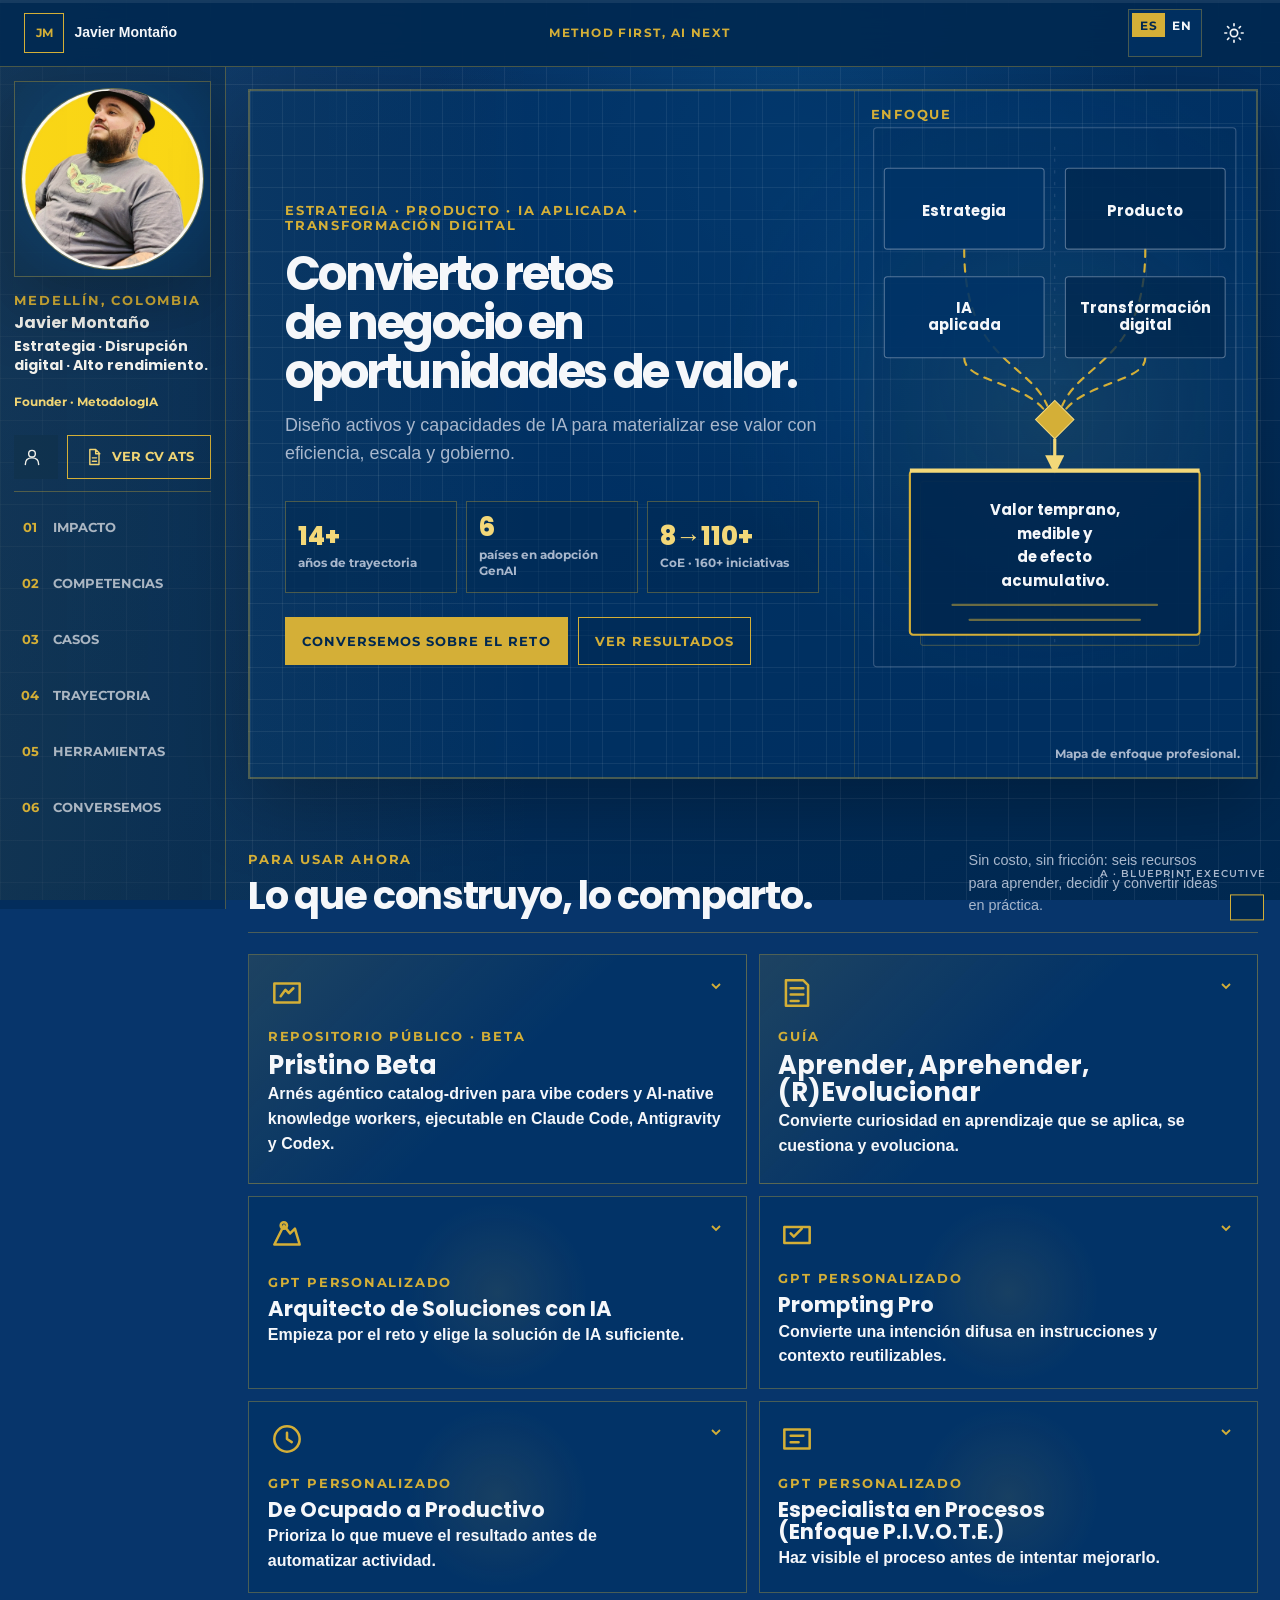
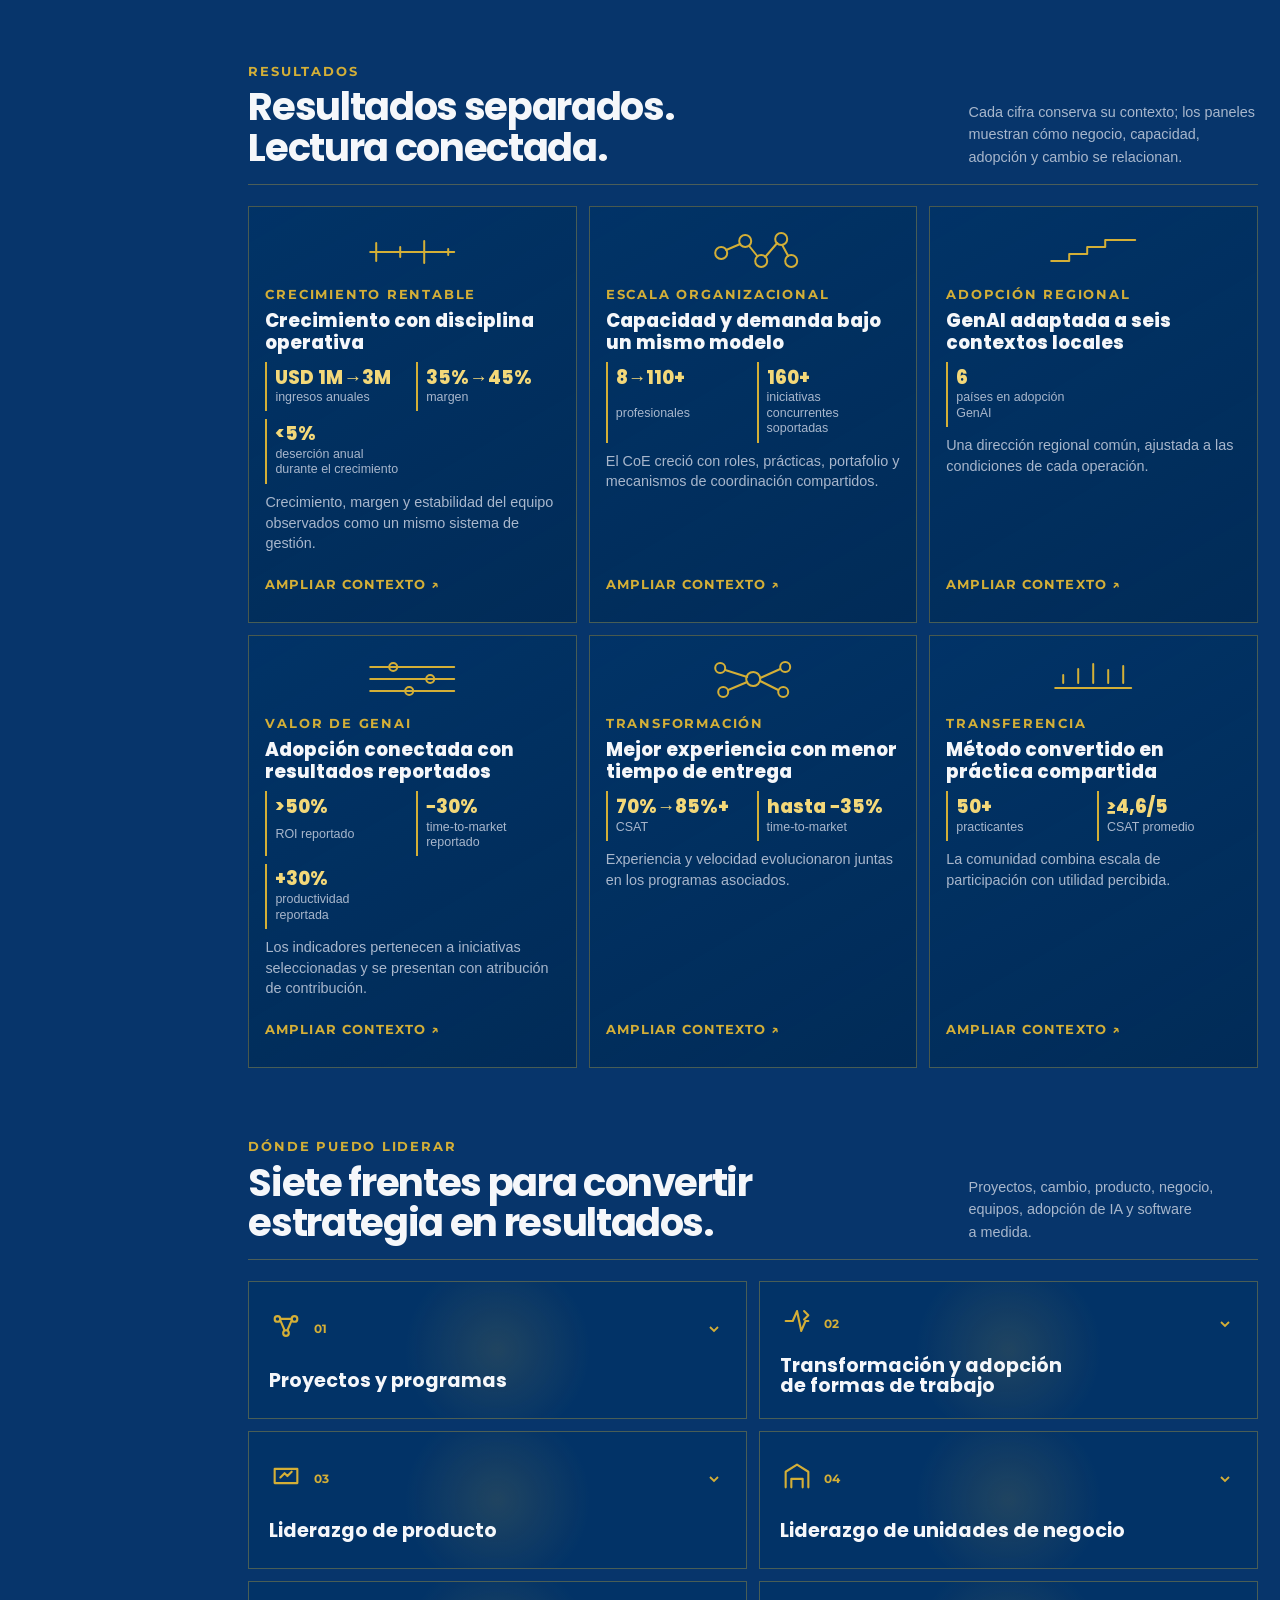
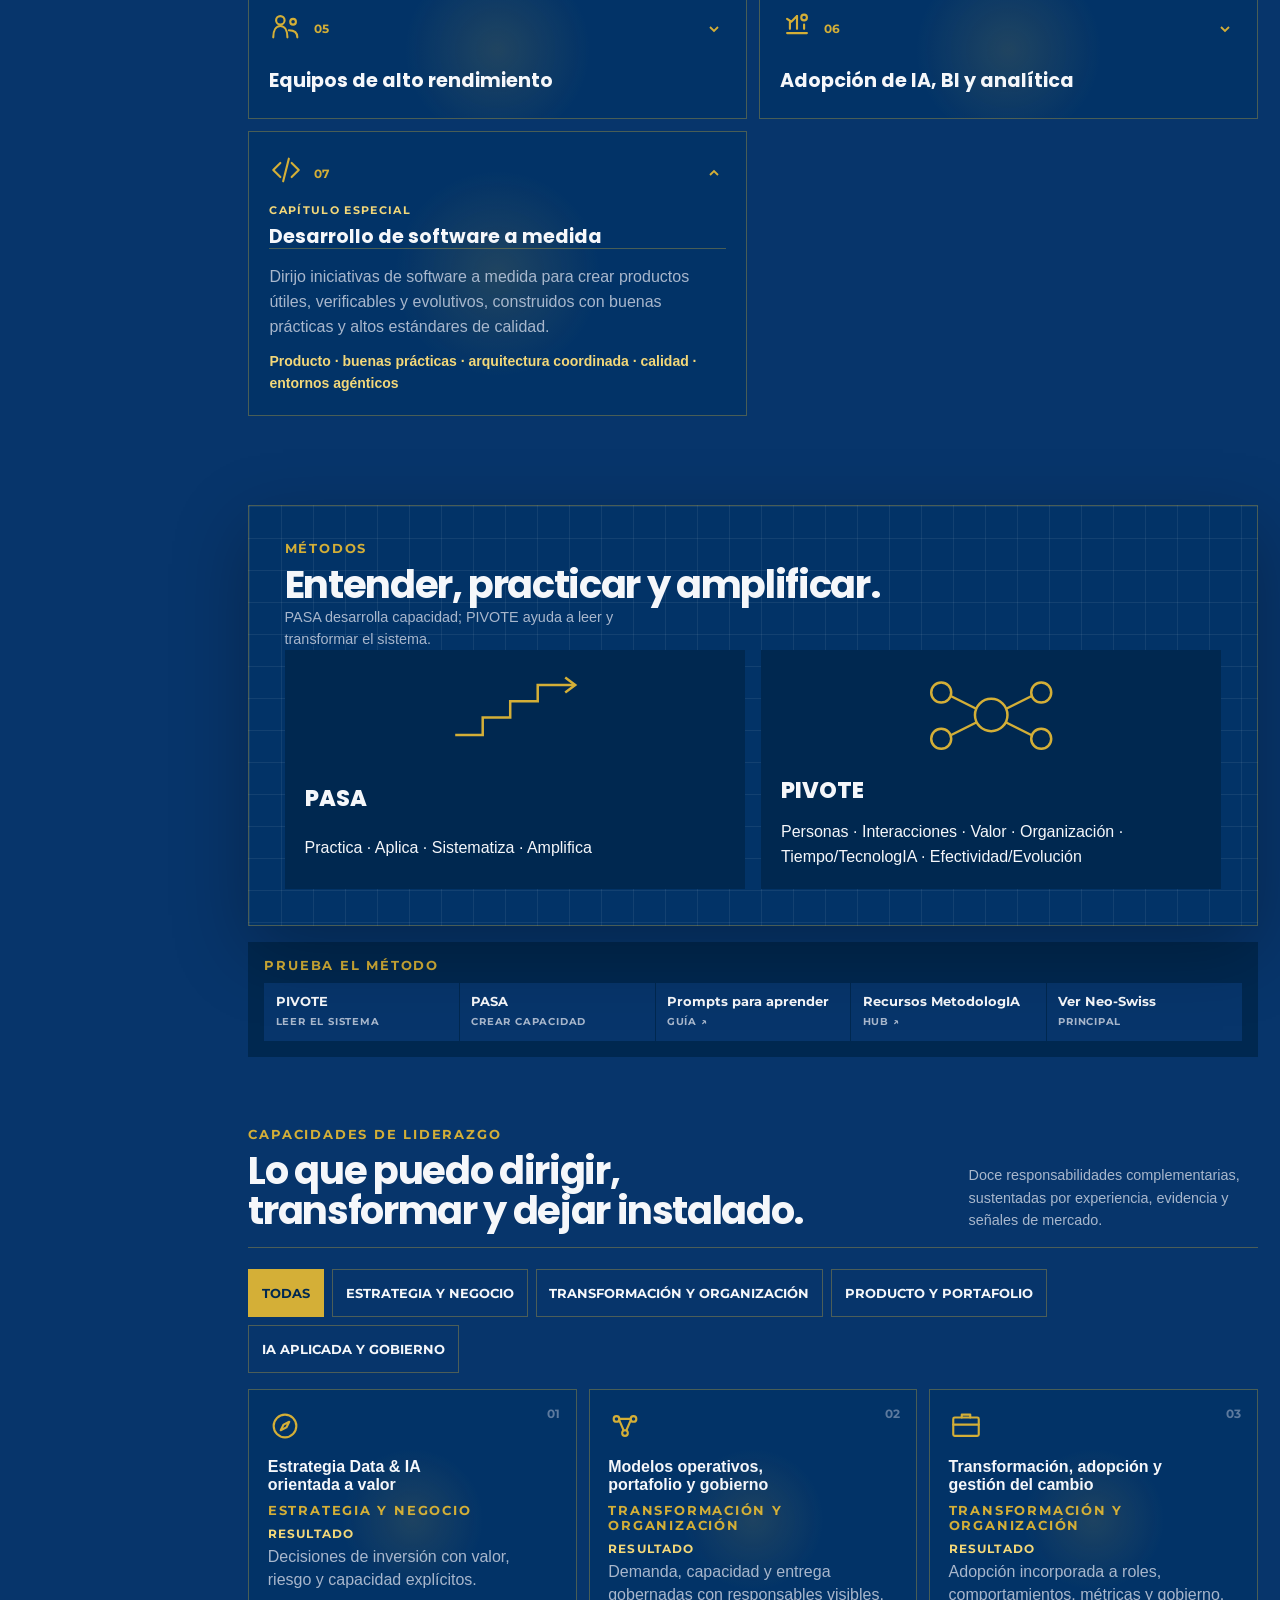
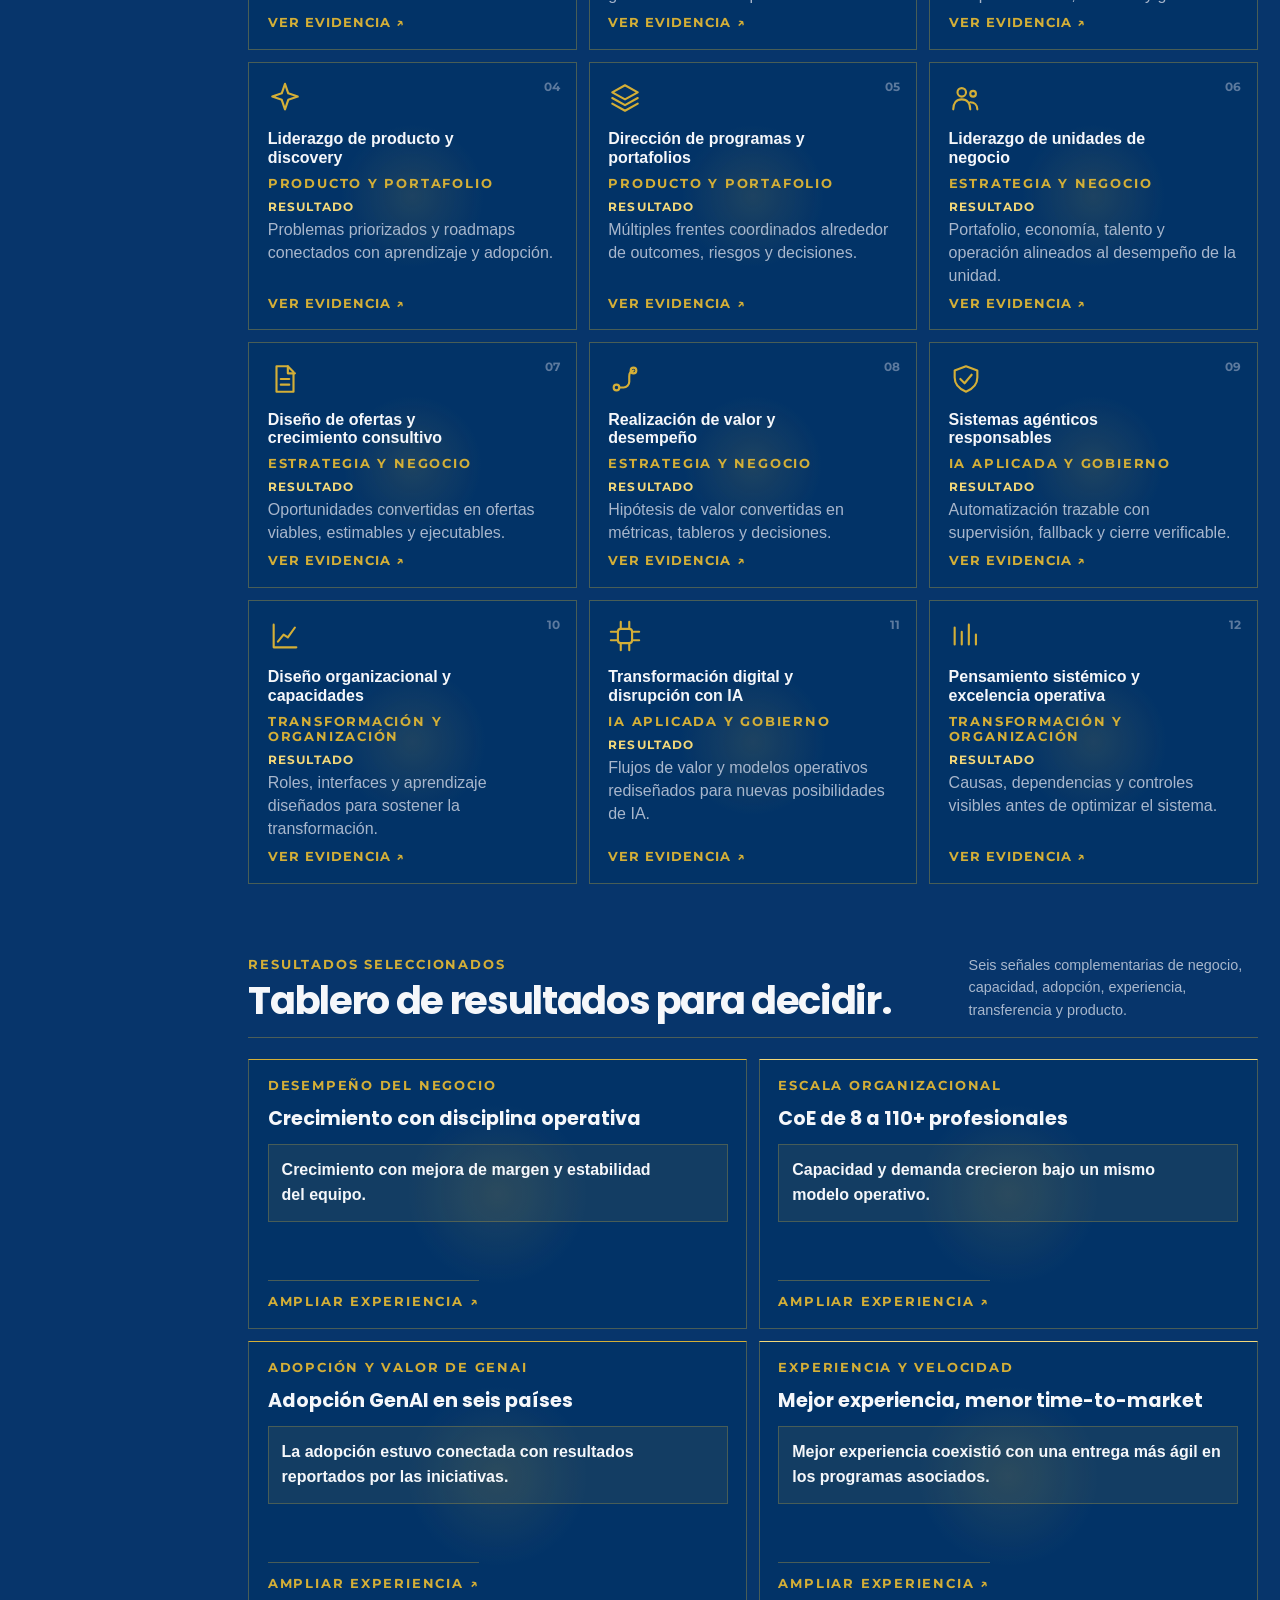
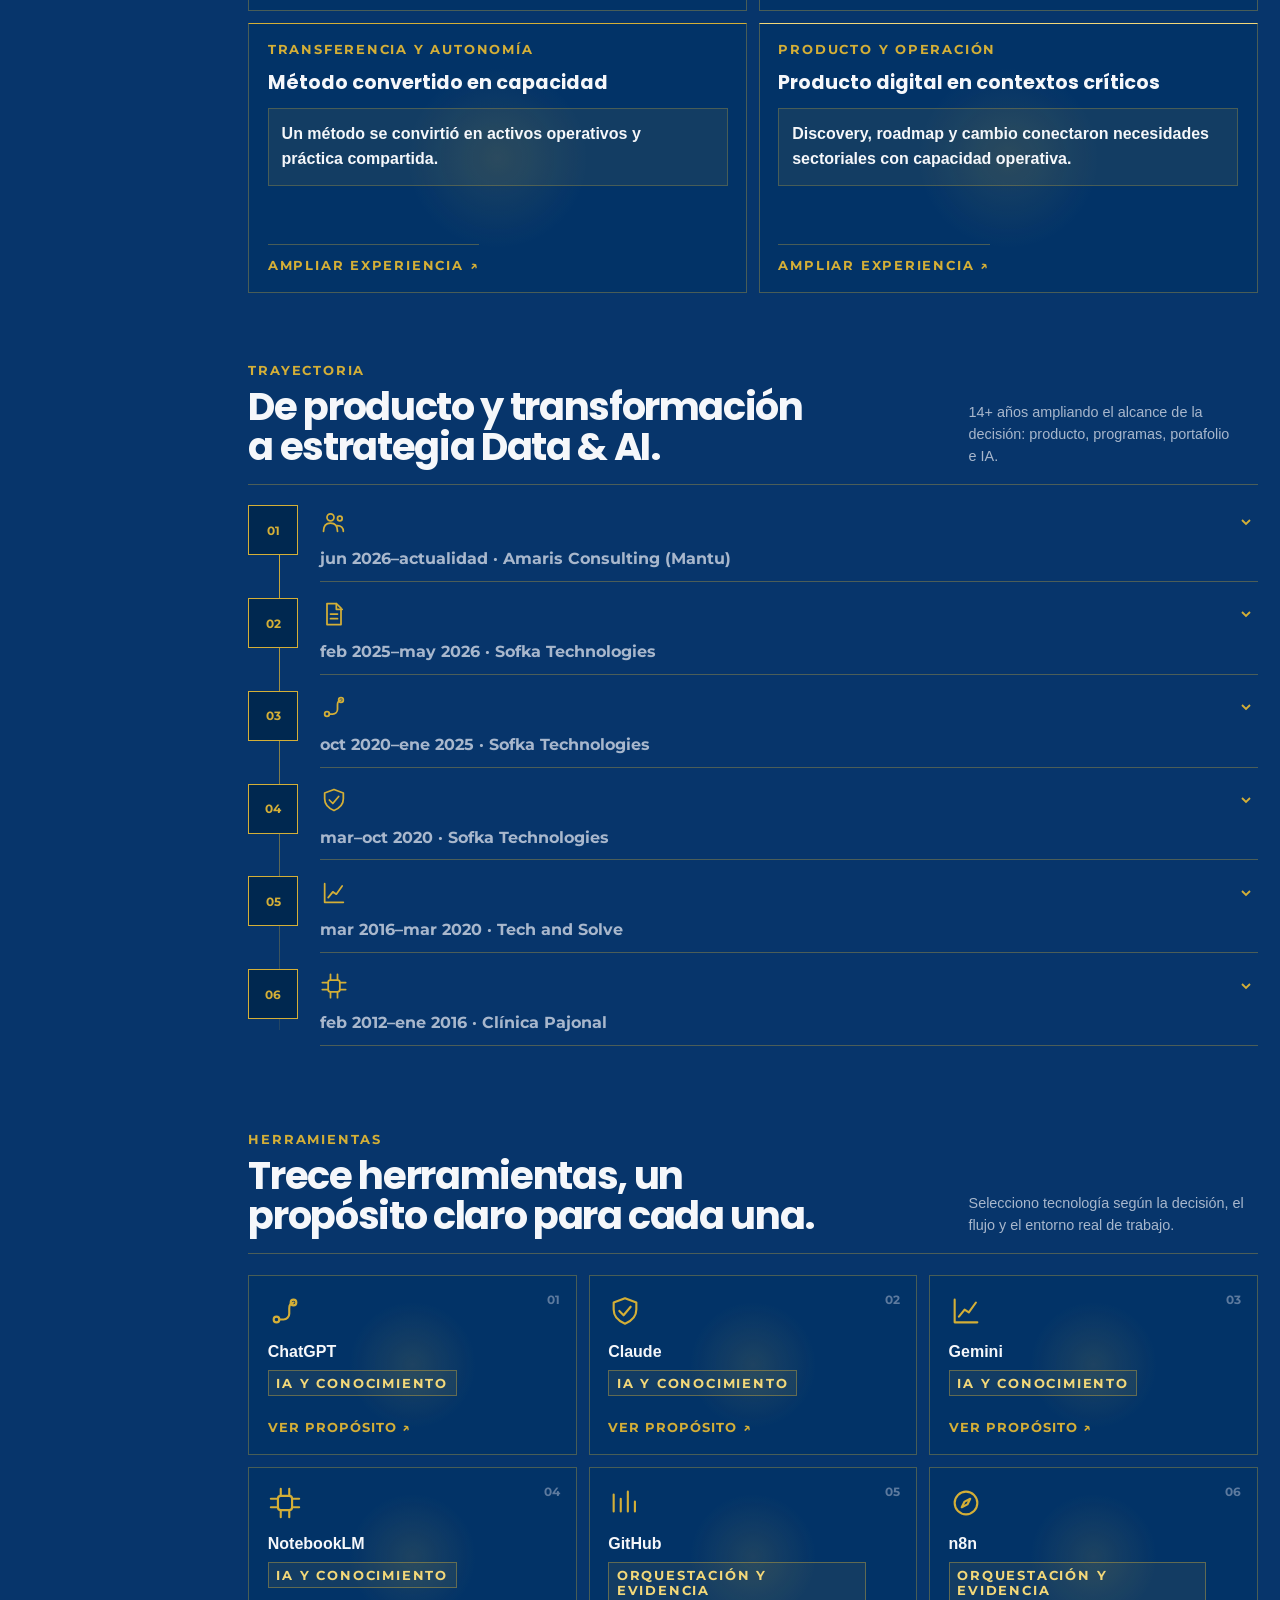
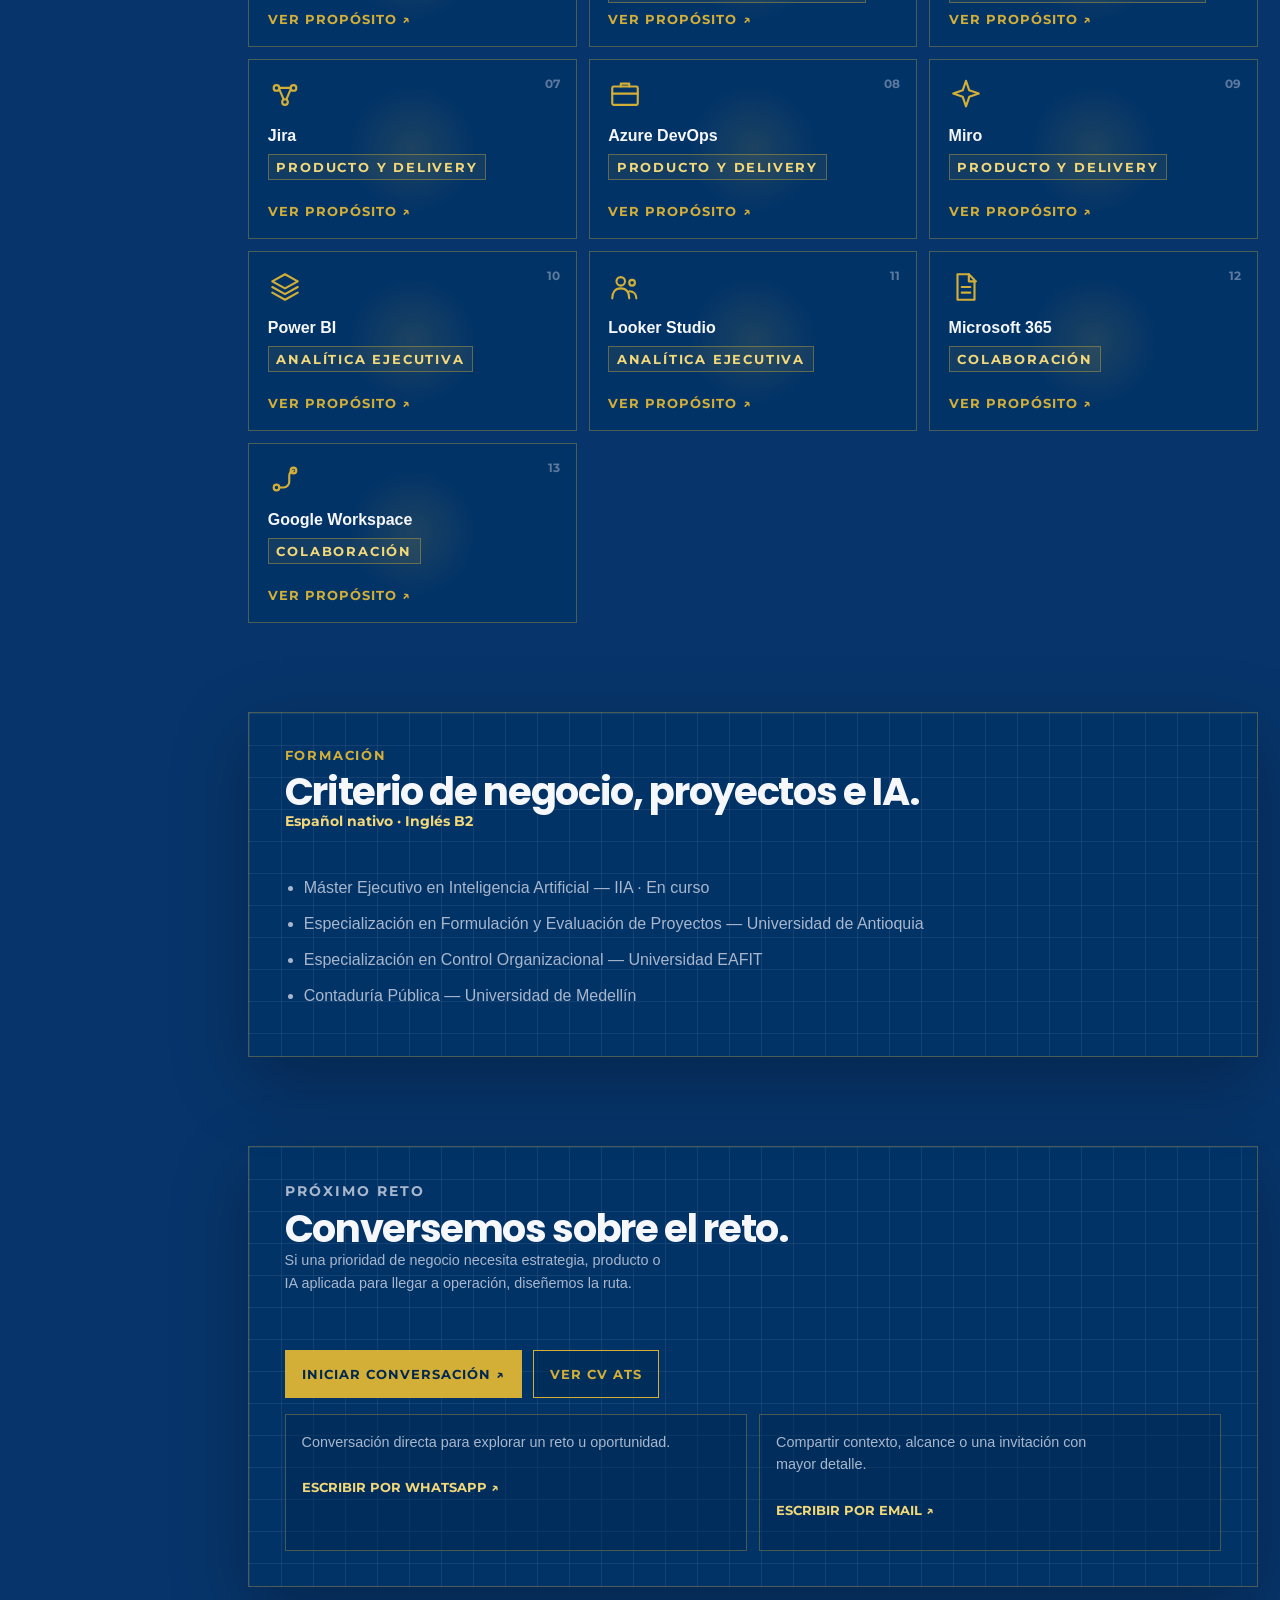
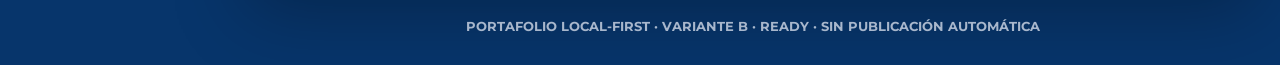
<file: blueprint/index.html>
<!doctype html>
<html lang="es" data-motion="ok" data-theme="navy" data-composition="blueprint-executive">
<head>
  <meta charset="utf-8">
  <meta name="viewport" content="width=device-width, initial-scale=1">
  <meta name="color-scheme" content="dark light">
  <meta name="theme-color" content="#07356b">
  <meta name="description" content="Convierto retos de negocio en oportunidades de valor mediante estrategia, producto y capacidades de IA que llegan a operación." data-description-es="Convierto retos de negocio en oportunidades de valor mediante estrategia, producto y capacidades de IA que llegan a operación." data-description-en="I turn business challenges into value opportunities through strategy, product, and AI-enabled capabilities built for operations.">
  <meta property="og:title" content="Javier Montaño — Blueprint Executive">
  <meta property="og:description" content="Perfil ejecutivo Blueprint: estrategia, producto, transformación, adopción de IA y software a medida.">
  <meta property="og:type" content="profile">
  <meta property="og:url" content="https://javimontano.github.io/JaviMontano/blueprint/">
  <meta property="og:image" content="https://javimontano.github.io/JaviMontano/blueprint/assets/profile.webp">
  <link rel="canonical" href="https://javimontano.github.io/JaviMontano/blueprint/">
  <title>Javier Montaño — Liderazgo, producto e IA aplicada</title>
  <link rel="preload" href="./assets/fonts/Poppins-Regular.ttf" as="font" type="font/ttf">
  <link rel="preload" href="./assets/fonts/Poppins-ExtraBold.ttf" as="font" type="font/ttf">
  <link rel="preload" href="./assets/fonts/Montserrat-VariableFont_wght.ttf" as="font" type="font/ttf">
  <link rel="stylesheet" href="./assets/app.css">
  <link rel="stylesheet" href="./assets/design-system-first.css">
  <script>document.documentElement.classList.add('js')</script>
  <script src="./assets/app.js" defer></script>
</head>
<body data-title-es="Javier Montaño — Liderazgo, producto e IA aplicada" data-title-en="Javier Montaño — Leadership, Product & Applied AI" data-role-es="Líder de Estrategia, Disrupción Digital y Alto Rendimiento." data-role-en="Strategy, Digital Disruption & Organizational Performance Leader." data-copied-es="Enlace copiado." data-copied-en="Link copied.">
  <a class="skip-link" href="#principal" data-es="Saltar al contenido" data-en="Skip to content">Saltar al contenido</a>
  <div class="scroll-progress" aria-hidden="true"><span id="scroll-progress"></span></div>
  <header class="topbar" aria-label="Method first, AI next" data-aria-es="Method first, AI next" data-aria-en="Method first, AI next">
    <a class="wordmark" href="#inicio" aria-label="Inicio" data-aria-es="Inicio" data-aria-en="Start"><span aria-hidden="true">JM</span><strong>Javier Montaño</strong></a>
    <p data-es="Method first, AI next" data-en="Method first, AI next">Method first, AI next</p>
    <div class="top-actions">
      <button class="lang-switch" type="button" id="lang-switch" aria-label="Cambiar idioma" data-aria-es="Cambiar idioma" data-aria-en="Change language" aria-pressed="false"><span>ES</span><span>EN</span></button>
      <button class="theme-switch" type="button" id="theme-switch" aria-label="Activar tema claro" data-aria-navy-es="Activar tema claro" data-aria-navy-en="Use light theme" data-aria-light-es="Activar tema azul" data-aria-light-en="Use navy theme" aria-pressed="false"><svg viewBox="0 0 24 24" aria-hidden="true"><circle cx="12" cy="12" r="4"/><path d="M12 2v2M12 20v2M4.93 4.93l1.42 1.42M17.65 17.65l1.42 1.42M2 12h2M20 12h2M4.93 19.07l1.42-1.42M17.65 6.35l1.42-1.42"/></svg><span class="visually-hidden" data-es="Tema" data-en="Theme">Tema</span></button>
    </div>
  </header>

  <div class="shell">
    <aside class="sidebar" aria-label="Perfil y navegación" data-aria-es="Perfil y navegación" data-aria-en="Profile and navigation">
      <div class="portrait blueprint-card">
        <span class="portrait-media"><img src="./assets/profile.webp" alt="Javier Montaño"></span>
        <svg viewBox="0 0 240 240" aria-hidden="true"><circle cx="120" cy="120" r="88" fill="none" stroke="#d4af37" stroke-width="2"/><path d="M33 120h174M120 33v174M58 58l124 124M182 58 58 182" fill="none" stroke="#a0b0c8" stroke-opacity=".32"/><circle cx="120" cy="120" r="48" fill="#003366" stroke="#d4af37"/><text x="120" y="130" text-anchor="middle" fill="#f5f7fa" font-family="ui-monospace,monospace" font-size="34" font-weight="800">JM</text></svg>
      </div>
      <div class="profile-copy"><p class="eyebrow">Medellín, Colombia</p><h1>Javier Montaño</h1><p class="profile-role-compact" data-es="Estrategia · Disrupción digital · Alto rendimiento." data-en="Strategy · Digital disruption · Organizational performance.">Estrategia · Disrupción digital · Alto rendimiento.</p><a class="profile-founder" data-controlled-public href="https://metodologia.info" target="_blank" rel="noopener noreferrer" aria-label="Abrir MetodologIA en una pestaña nueva" data-aria-es="Abrir MetodologIA en una pestaña nueva" data-aria-en="Open MetodologIA in a new tab" data-es="Founder · MetodologIA" data-en="Founder · MetodologIA">Founder · MetodologIA</a><div class="profile-actions" role="group" aria-label="Perfil y CV ATS" data-aria-es="Perfil y CV ATS" data-aria-en="Profile and ATS résumé"><button class="profile-trigger" type="button" data-open-dialog="perfil-profesional" aria-haspopup="dialog" aria-controls="perfil-profesional"><svg viewBox="0 0 24 24" aria-hidden="true"><circle cx="12" cy="8" r="4"/><path d="M4 21c0-5 3-8 8-8s8 3 8 8"/></svg><span data-es="Perfil" data-en="Profile">Perfil</span></button><a class="profile-cv" href="../ats/html/Javier_Montano_ATS_ES.html#from-blueprint" data-href-es="../ats/html/Javier_Montano_ATS_ES.html#from-blueprint" data-href-en="../ats/html/Javier_Montano_ATS_EN.html#from-blueprint" data-es="Ver CV ATS" data-en="View ATS résumé"><svg viewBox="0 0 24 24" aria-hidden="true"><path d="M7 3h7l4 4v14H7zM14 3v5h5M10 13h5M10 17h5"/></svg><span data-es="Ver CV ATS" data-en="View ATS résumé">Ver CV ATS</span></a></div></div>
      <nav class="section-nav" aria-label="Secciones" data-aria-es="Secciones" data-aria-en="Sections">
        <a href="#impacto" data-spy="impacto"><span>01</span><b data-es="Impacto" data-en="Impact">Impacto</b></a>
        <a href="#competencias" data-spy="competencias"><span>02</span><b data-es="Competencias" data-en="Capabilities">Competencias</b></a>
        <a href="#casos" data-spy="casos"><span>03</span><b data-es="Casos" data-en="Cases">Casos</b></a>
        <a href="#trayectoria" data-spy="trayectoria"><span>04</span><b data-es="Trayectoria" data-en="Career">Trayectoria</b></a>
        <a href="#herramientas" data-spy="herramientas"><span>05</span><b data-es="Herramientas" data-en="Toolkit">Herramientas</b></a>
        <a href="#contacto" data-spy="contacto"><span>06</span><b data-es="Conversemos" data-en="Let's talk">Conversemos</b></a>
      </nav>

    </aside>

    <main id="principal" tabindex="-1">
      <section class="hero blueprint-card" id="inicio" aria-labelledby="hero-title">
        <div class="hero-copy"><p class="eyebrow" data-es="Estrategia · Producto · IA aplicada · Transformación digital" data-en="Strategy · Product · Applied AI · Digital Transformation">Estrategia · Producto · IA aplicada · Transformación digital</p><h2 id="hero-title" data-es="Convierto retos de negocio en oportunidades de valor." data-en="I turn business challenges into opportunities to create value.">Convierto retos de negocio en oportunidades de valor.</h2><p class="hero-lead" data-es="Diseño activos y capacidades de IA para materializar ese valor con eficiencia, escala y gobierno." data-en="I design AI assets and capabilities that capture that value efficiently, at scale, and with governance.">Diseño activos y capacidades de IA para materializar ese valor con eficiencia, escala y gobierno.</p><div class="hero-proofs" role="group" aria-label="14+ años de trayectoria · 6 países en adopción GenAI · CoE de 8 a 110+ que soportó 160+ iniciativas." data-aria-es="14+ años de trayectoria · 6 países en adopción GenAI · CoE de 8 a 110+ que soportó 160+ iniciativas." data-aria-en="14+ years of experience · GenAI adoption across 6 countries · CoE from 8 to 110+ supporting 160+ initiatives."><article class="hero-proof-card"><strong data-es="14+" data-en="14+">14+</strong><span data-es="años de trayectoria" data-en="years of experience">años de trayectoria</span></article><article class="hero-proof-card"><strong data-es="6" data-en="6">6</strong><span data-es="países en adopción GenAI" data-en="countries in GenAI adoption">países en adopción GenAI</span></article><article class="hero-proof-card"><strong data-es="8→110+" data-en="8→110+">8→110+</strong><span data-es="CoE · 160+ iniciativas" data-en="CoE · 160+ initiatives">CoE · 160+ iniciativas</span></article></div><div class="button-row"><a class="button" href="#contacto"><span data-es="Conversemos sobre el reto" data-en="Let&#039;s discuss the challenge">Conversemos sobre el reto</span></a><a class="button secondary" href="#casos"><span data-es="Ver resultados" data-en="See outcomes">Ver resultados</span></a></div></div>
        <div class="hero-visual" role="img" aria-labelledby="focus-map-title focus-map-desc">
          <p class="eyebrow map-label" data-es="Enfoque" data-en="Focus">Enfoque</p><div id="focus-map-title"><h3 class="visually-hidden" data-es="Cuatro capacidades, una ruta a operación." data-en="Four capabilities. One path to execution.">Cuatro capacidades, una ruta a operación.</h3></div><div id="focus-map-desc"><span class="visually-hidden" data-es="Estrategia y ejecución conectadas para convertir una oportunidad en valor." data-en="Strategy and execution connected to turn an opportunity into value.">Estrategia y ejecución conectadas para convertir una oportunidad en valor.</span></div>
          <svg class="focus-diagram desktop-constellation" viewBox="0 0 360 560" aria-hidden="true"><defs><marker id="focus-arrow-desktop" viewBox="0 0 10 10" refX="8" refY="5" markerWidth="6" markerHeight="6" orient="auto-start-reverse"><path d="M0 0 10 5 0 10Z"/></marker></defs><rect class="diagram-frame" x="10" y="26" width="340" height="506" rx="3"/><path class="diagram-axis" d="M180 44v470"/><g class="connector"><path d="M95 140C95 245 155 245 173 287"/><path d="M265 140C265 245 205 245 187 287"/><path d="M95 242C95 265 155 265 173 295"/><path d="M265 242C265 265 205 265 187 295"/></g><g class="node domain-node"><rect class="node-bound" x="20" y="64" width="150" height="76" rx="3"/><text class="node-copy" data-svg-lang="es" data-source="Estrategia" text-anchor="middle"><tspan x="95" y="109">Estrategia</tspan></text><text class="node-copy" data-svg-lang="en" data-source="Strategy" text-anchor="middle"><tspan x="95" y="109">Strategy</tspan></text></g><g class="node domain-node"><rect class="node-bound" x="190" y="64" width="150" height="76" rx="3"/><text class="node-copy" data-svg-lang="es" data-source="Producto" text-anchor="middle"><tspan x="265" y="109">Producto</tspan></text><text class="node-copy" data-svg-lang="en" data-source="Product" text-anchor="middle"><tspan x="265" y="109">Product</tspan></text></g><g class="node domain-node"><rect class="node-bound" x="20" y="166" width="150" height="76" rx="3"/><text class="node-copy" data-svg-lang="es" data-source="IA aplicada" text-anchor="middle"><tspan x="95" y="200">IA</tspan><tspan x="95" y="216">aplicada</tspan></text><text class="node-copy" data-svg-lang="en" data-source="Applied AI" text-anchor="middle"><tspan x="95" y="200">Applied</tspan><tspan x="95" y="216">AI</tspan></text></g><g class="node domain-node"><rect class="node-bound" x="190" y="166" width="150" height="76" rx="3"/><text class="node-copy" data-svg-lang="es" data-source="Transformación digital" text-anchor="middle"><tspan x="265" y="200">Transformación</tspan><tspan x="265" y="216">digital</tspan></text><text class="node-copy" data-svg-lang="en" data-source="Digital Transformation" text-anchor="middle"><tspan x="265" y="200">Digital</tspan><tspan x="265" y="216">Transformation</tspan></text></g><path class="convergence-diamond" d="M180 282 198 300 180 318 162 300Z"/><path class="output-arrow" d="M180 318v30" marker-end="url(#focus-arrow-desktop)"/><g class="node center-node outcome-node"><rect class="outcome-shadow" x="54" y="358" width="262" height="154" rx="3"/><rect class="node-bound outcome-bound" x="44" y="348" width="272" height="154" rx="3"/><path class="outcome-accent" d="M44 348h272"/><text class="center-copy" data-svg-lang="es" data-source="Valor temprano, medible y de efecto acumulativo." text-anchor="middle"><tspan x="180" y="390">Valor temprano,</tspan><tspan x="180" y="412">medible y</tspan><tspan x="180" y="434">de efecto</tspan><tspan x="180" y="456">acumulativo.</tspan></text><text class="center-copy" data-svg-lang="en" data-source="Early, measurable value with cumulative effect." text-anchor="middle"><tspan x="180" y="390">Early,</tspan><tspan x="180" y="412">measurable value</tspan><tspan x="180" y="434">with cumulative</tspan><tspan x="180" y="456">effect.</tspan></text><path class="outcome-bars" d="M84 474h192M100 488h160"/></g></svg><svg class="focus-diagram mobile-constellation" viewBox="0 0 300 560" aria-hidden="true"><defs><marker id="focus-arrow-mobile" viewBox="0 0 10 10" refX="8" refY="5" markerWidth="6" markerHeight="6" orient="auto-start-reverse"><path d="M0 0 10 5 0 10Z"/></marker></defs><rect class="diagram-frame" x="6" y="26" width="288" height="500" rx="3"/><path class="diagram-axis" d="M150 42v466"/><g class="connector"><path d="M79 130C79 220 125 220 144 253"/><path d="M221 130C221 220 175 220 156 253"/><path d="M79 226C79 244 125 244 144 261"/><path d="M221 226C221 244 175 244 156 261"/></g><g class="node domain-node"><rect class="node-bound" x="14" y="58" width="130" height="72" rx="3"/><text class="node-copy" data-svg-lang="es" data-source="Estrategia" text-anchor="middle"><tspan x="79" y="98">Estrategia</tspan></text><text class="node-copy" data-svg-lang="en" data-source="Strategy" text-anchor="middle"><tspan x="79" y="98">Strategy</tspan></text></g><g class="node domain-node"><rect class="node-bound" x="156" y="58" width="130" height="72" rx="3"/><text class="node-copy" data-svg-lang="es" data-source="Producto" text-anchor="middle"><tspan x="221" y="98">Producto</tspan></text><text class="node-copy" data-svg-lang="en" data-source="Product" text-anchor="middle"><tspan x="221" y="98">Product</tspan></text></g><g class="node domain-node"><rect class="node-bound" x="14" y="154" width="130" height="72" rx="3"/><text class="node-copy" data-svg-lang="es" data-source="IA aplicada" text-anchor="middle"><tspan x="79" y="184">IA</tspan><tspan x="79" y="200">aplicada</tspan></text><text class="node-copy" data-svg-lang="en" data-source="Applied AI" text-anchor="middle"><tspan x="79" y="184">Applied</tspan><tspan x="79" y="200">AI</tspan></text></g><g class="node domain-node"><rect class="node-bound" x="156" y="154" width="130" height="72" rx="3"/><text class="node-copy" data-svg-lang="es" data-source="Transformación digital" text-anchor="middle"><tspan x="221" y="184">Transformación</tspan><tspan x="221" y="200">digital</tspan></text><text class="node-copy" data-svg-lang="en" data-source="Digital Transformation" text-anchor="middle"><tspan x="221" y="184">Digital</tspan><tspan x="221" y="200">Transformation</tspan></text></g><path class="convergence-diamond" d="M150 247 166 263 150 279 134 263Z"/><path class="output-arrow" d="M150 279v33" marker-end="url(#focus-arrow-mobile)"/><g class="node center-node outcome-node"><rect class="outcome-shadow" x="40" y="322" width="230" height="160" rx="3"/><rect class="node-bound outcome-bound" x="30" y="312" width="240" height="160" rx="3"/><path class="outcome-accent" d="M30 312h240"/><text class="center-copy" data-svg-lang="es" data-source="Valor temprano, medible y de efecto acumulativo." text-anchor="middle"><tspan x="150" y="350">Valor temprano,</tspan><tspan x="150" y="373">medible y</tspan><tspan x="150" y="396">de efecto</tspan><tspan x="150" y="419">acumulativo.</tspan></text><text class="center-copy" data-svg-lang="en" data-source="Early, measurable value with cumulative effect." text-anchor="middle"><tspan x="150" y="350">Early,</tspan><tspan x="150" y="373">measurable value</tspan><tspan x="150" y="396">with cumulative</tspan><tspan x="150" y="419">effect.</tspan></text><path class="outcome-bars" d="M72 442h156M86 455h128"/></g></svg><small class="map-note" data-es="Mapa de enfoque profesional." data-en="Map of professional focus.">Mapa de enfoque profesional.</small>
        </div>
      </section>

      <section class="section assets-section" id="activos" aria-labelledby="activos-title"><header class="section-head reveal"><div><p class="eyebrow" data-es="Para usar ahora" data-en="Ready to use">Para usar ahora</p><h2 id="activos-title" data-es="Lo que construyo, lo comparto." data-en="What I build, I share.">Lo que construyo, lo comparto.</h2></div><p data-es="Sin costo, sin fricción: seis recursos para aprender, decidir y convertir ideas en práctica." data-en="No cost, no friction: six resources for learning, deciding, and turning ideas into practice.">Sin costo, sin fricción: seis recursos para aprender, decidir y convertir ideas en práctica.</p></header><div class="asset-grid"><details class="asset-card spotlight reveal featured"><summary><svg class="asset-icon" viewBox="0 0 24 24" aria-hidden="true"><path d="M4 6h16v12H4z"/><path d="m8 14 3-4 2 2 3-3"/></svg><span><span class="card-kicker" data-es="Repositorio público · beta" data-en="Public repository · beta">Repositorio público · beta</span><h3 data-es="Pristino Beta" data-en="Pristino Beta">Pristino Beta</h3><p class="asset-hook" data-es="Arnés agéntico catalog-driven para vibe coders y AI-native knowledge workers, ejecutable en Claude Code, Antigravity y Codex." data-en="Catalog-driven agentic harness for vibe coders and AI-native knowledge workers, running across Claude Code, Antigravity, and Codex.">Arnés agéntico catalog-driven para vibe coders y AI-native knowledge workers, ejecutable en Claude Code, Antigravity y Codex.</p></span><svg class="disclosure-icon" viewBox="0 0 24 24" aria-hidden="true"><path d="m8 10 4 4 4-4"/></svg></summary><div class="asset-disclosure"><p class="asset-outcome" data-es="Explora un sistema que convierte catálogo, contexto por etapas y gates determinísticos en ejecución trazable." data-en="Explore a system turning a catalog, stage-based context, and deterministic gates into traceable execution.">Explora un sistema que convierte catálogo, contexto por etapas y gates determinísticos en ejecución trazable.</p><a class="card-action" data-controlled-public href="https://github.com/JaviMontano/jm-adk-beta" target="_blank" rel="noopener noreferrer" aria-label="Abrir el repositorio público beta Pristino Beta en una pestaña nueva" data-aria-es="Abrir el repositorio público beta Pristino Beta en una pestaña nueva" data-aria-en="Open the Pristino Beta public beta repository in a new tab"><span data-es="Explorar arnés ↗" data-en="Explore harness ↗">Explorar arnés ↗</span></a></div></details>
<details class="asset-card spotlight reveal featured"><summary><svg class="asset-icon" viewBox="0 0 24 24" aria-hidden="true"><path d="M5 4h11l3 3v13H5z"/><path d="M8 9h8M8 13h8M8 17h5"/></svg><span><span class="card-kicker" data-es="Guía" data-en="Guide">Guía</span><h3 data-es="Aprender, Aprehender, (R)Evolucionar" data-en="Aprender, Aprehender, (R)Evolucionar">Aprender, Aprehender, (R)Evolucionar</h3><p class="asset-hook" data-es="Convierte curiosidad en aprendizaje que se aplica, se cuestiona y evoluciona." data-en="Turn curiosity into learning that is applied, challenged, and evolved.">Convierte curiosidad en aprendizaje que se aplica, se cuestiona y evoluciona.</p></span><svg class="disclosure-icon" viewBox="0 0 24 24" aria-hidden="true"><path d="m8 10 4 4 4-4"/></svg></summary><div class="asset-disclosure"><p class="asset-outcome" data-es="Explora prompts para aprender con intención, práctica y reflexión." data-en="Explore prompts for intentional learning, practice, and reflection.">Explora prompts para aprender con intención, práctica y reflexión.</p><a class="card-action" data-controlled-public href="https://javimontano.github.io/trabajar-amplificado/aprender-aprehender-revolucionar.html#prompts" target="_blank" rel="noopener noreferrer" aria-label="Abrir la guía Aprender, Aprehender, (R)Evolucionar en una pestaña nueva" data-aria-es="Abrir la guía Aprender, Aprehender, (R)Evolucionar en una pestaña nueva" data-aria-en="Open the Aprender, Aprehender, (R)Evolucionar guide in a new tab"><span data-es="Abrir guía ↗" data-en="Open guide ↗">Abrir guía ↗</span></a></div></details>
<details class="asset-card spotlight reveal"><summary><svg class="asset-icon" viewBox="0 0 24 24" aria-hidden="true"><path d="M4 18 10 6l4 5 3-3 3 10z"/><circle cx="10" cy="6" r="2"/></svg><span><span class="card-kicker" data-es="GPT personalizado" data-en="Custom GPT">GPT personalizado</span><h3 data-es="Arquitecto de Soluciones con IA" data-en="Arquitecto de Soluciones con IA">Arquitecto de Soluciones con IA</h3><p class="asset-hook" data-es="Empieza por el reto y elige la solución de IA suficiente." data-en="Start with the challenge and choose the sufficient AI solution.">Empieza por el reto y elige la solución de IA suficiente.</p></span><svg class="disclosure-icon" viewBox="0 0 24 24" aria-hidden="true"><path d="m8 10 4 4 4-4"/></svg></summary><div class="asset-disclosure"><p class="asset-outcome" data-es="Ayuda a estructurar el problema, comparar opciones y delinear una arquitectura." data-en="Helps structure the problem, compare options, and outline an architecture.">Ayuda a estructurar el problema, comparar opciones y delinear una arquitectura.</p><a class="card-action" data-controlled-public href="https://chatgpt.com/g/g-6a60bb664b808191a3a96c1622a4d2d0-arquitecto-de-soluciones-con-ia" target="_blank" rel="noopener noreferrer" aria-label="Abrir Arquitecto de Soluciones con IA en una pestaña nueva" data-aria-es="Abrir Arquitecto de Soluciones con IA en una pestaña nueva" data-aria-en="Open Arquitecto de Soluciones con IA in a new tab"><span data-es="Abrir GPT ↗" data-en="Open GPT ↗">Abrir GPT ↗</span></a></div></details>
<details class="asset-card spotlight reveal"><summary><svg class="asset-icon" viewBox="0 0 24 24" aria-hidden="true"><path d="M4 7h16v10H4z"/><path d="m8 11 2 2 5-5"/></svg><span><span class="card-kicker" data-es="GPT personalizado" data-en="Custom GPT">GPT personalizado</span><h3 data-es="Prompting Pro" data-en="Prompting Pro">Prompting Pro</h3><p class="asset-hook" data-es="Convierte una intención difusa en instrucciones y contexto reutilizables." data-en="Turn a vague intention into reusable instructions and context.">Convierte una intención difusa en instrucciones y contexto reutilizables.</p></span><svg class="disclosure-icon" viewBox="0 0 24 24" aria-hidden="true"><path d="m8 10 4 4 4-4"/></svg></summary><div class="asset-disclosure"><p class="asset-outcome" data-es="Apoya el diseño, la prueba y la mejora de prompts con criterio." data-en="Supports thoughtful prompt design, testing, and improvement.">Apoya el diseño, la prueba y la mejora de prompts con criterio.</p><a class="card-action" data-controlled-public href="https://chatgpt.com/g/g-6a0e402c9b688191ae857eb4ac0631e2-prompting-pro" target="_blank" rel="noopener noreferrer" aria-label="Abrir Prompting Pro en una pestaña nueva" data-aria-es="Abrir Prompting Pro en una pestaña nueva" data-aria-en="Open Prompting Pro in a new tab"><span data-es="Abrir GPT ↗" data-en="Open GPT ↗">Abrir GPT ↗</span></a></div></details>
<details class="asset-card spotlight reveal"><summary><svg class="asset-icon" viewBox="0 0 24 24" aria-hidden="true"><circle cx="12" cy="12" r="8"/><path d="M12 8v4l3 2"/></svg><span><span class="card-kicker" data-es="GPT personalizado" data-en="Custom GPT">GPT personalizado</span><h3 data-es="De Ocupado a Productivo" data-en="De Ocupado a Productivo">De Ocupado a Productivo</h3><p class="asset-hook" data-es="Prioriza lo que mueve el resultado antes de automatizar actividad." data-en="Prioritize what moves the outcome before automating activity.">Prioriza lo que mueve el resultado antes de automatizar actividad.</p></span><svg class="disclosure-icon" viewBox="0 0 24 24" aria-hidden="true"><path d="m8 10 4 4 4-4"/></svg></summary><div class="asset-disclosure"><p class="asset-outcome" data-es="Ayuda a revisar carga, foco y oportunidades de simplificación o automatización." data-en="Helps review workload, focus, and opportunities to simplify or automate.">Ayuda a revisar carga, foco y oportunidades de simplificación o automatización.</p><a class="card-action" data-controlled-public href="https://chatgpt.com/g/g-69f295e5c51c8191befb6732335639cf-de-ocupado-a-productivo" target="_blank" rel="noopener noreferrer" aria-label="Abrir De Ocupado a Productivo en una pestaña nueva" data-aria-es="Abrir De Ocupado a Productivo en una pestaña nueva" data-aria-en="Open De Ocupado a Productivo in a new tab"><span data-es="Abrir GPT ↗" data-en="Open GPT ↗">Abrir GPT ↗</span></a></div></details>
<details class="asset-card spotlight reveal"><summary><svg class="asset-icon" viewBox="0 0 24 24" aria-hidden="true"><path d="M4 6h16v12H4z"/><path d="M8 10h8M8 14h5"/></svg><span><span class="card-kicker" data-es="GPT personalizado" data-en="Custom GPT">GPT personalizado</span><h3 data-es="Especialista en Procesos (Enfoque P.I.V.O.T.E.)" data-en="Especialista en Procesos (Enfoque P.I.V.O.T.E.)">Especialista en Procesos (Enfoque P.I.V.O.T.E.)</h3><p class="asset-hook" data-es="Haz visible el proceso antes de intentar mejorarlo." data-en="Make the process visible before trying to improve it.">Haz visible el proceso antes de intentar mejorarlo.</p></span><svg class="disclosure-icon" viewBox="0 0 24 24" aria-hidden="true"><path d="m8 10 4 4 4-4"/></svg></summary><div class="asset-disclosure"><p class="asset-outcome" data-es="Guía el diagnóstico de personas, interacciones, valor, organización, tecnología y evolución." data-en="Guides diagnosis across people, interactions, value, organization, technology, and evolution.">Guía el diagnóstico de personas, interacciones, valor, organización, tecnología y evolución.</p><a class="card-action" data-controlled-public href="https://chatgpt.com/g/g-6a780893658c81918a87b9fbbfe46970-especialista-en-procesos-enfoque-pivote" target="_blank" rel="noopener noreferrer" aria-label="Abrir Especialista en Procesos con enfoque P.I.V.O.T.E. en una pestaña nueva" data-aria-es="Abrir Especialista en Procesos con enfoque P.I.V.O.T.E. en una pestaña nueva" data-aria-en="Open Especialista en Procesos with the P.I.V.O.T.E. approach in a new tab"><span data-es="Abrir GPT ↗" data-en="Open GPT ↗">Abrir GPT ↗</span></a></div></details></div></section>

      <section class="section" id="impacto" aria-labelledby="impacto-title"><header class="section-head reveal"><div><p class="eyebrow" data-es="Resultados" data-en="Outcomes">Resultados</p><h2 id="impacto-title" data-es="Resultados separados. Lectura conectada." data-en="Separate outcomes. Connected reading.">Resultados separados. Lectura conectada.</h2></div><p data-es="Cada cifra conserva su contexto; los paneles muestran cómo negocio, capacidad, adopción y cambio se relacionan." data-en="Each figure keeps its context; the panels show how business, capability, adoption, and change relate.">Cada cifra conserva su contexto; los paneles muestran cómo negocio, capacidad, adopción y cambio se relacionan.</p></header><div class="metrics-grid"><button class="metric-card kpi-card signal-1 reveal" type="button" data-kpi-card data-open-dialog="kpi-01-trayectoria-conectando-negocio-y-tecnologia" aria-haspopup="dialog" aria-controls="kpi-01-trayectoria-conectando-negocio-y-tecnologia"><svg class="kpi-visual" viewBox="0 0 100 52" aria-hidden="true"><path d="M8 29h84M14 20v18m24-14v10m24-16v22m24-14v6"/></svg><span class="card-kicker" data-es="Crecimiento rentable" data-en="Profitable growth">Crecimiento rentable</span><strong class="metric-panel-title" data-es="Crecimiento con disciplina operativa" data-en="Growth with operating discipline">Crecimiento con disciplina operativa</strong><span class="kpi-cluster"><span class="kpi-atom"><strong data-es="USD 1M→3M" data-en="USD 1M→3M">USD 1M→3M</strong><span data-es="ingresos anuales" data-en="annual revenue">ingresos anuales</span></span><span class="kpi-atom"><strong data-es="35%→45%" data-en="35%→45%">35%→45%</strong><span data-es="margen" data-en="margin">margen</span></span><span class="kpi-atom"><strong data-es="&lt;5%" data-en="&lt;5%">&lt;5%</strong><span data-es="deserción anual durante el crecimiento" data-en="annual attrition during growth">deserción anual durante el crecimiento</span></span></span><span class="metric-statement" data-es="Crecimiento, margen y estabilidad del equipo observados como un mismo sistema de gestión." data-en="Growth, margin, and team stability observed as one management system.">Crecimiento, margen y estabilidad del equipo observados como un mismo sistema de gestión.</span><span class="card-action" data-es="Ampliar contexto ↗" data-en="Expand context ↗">Ampliar contexto ↗</span></button>
<button class="metric-card kpi-card signal-2 reveal" type="button" data-kpi-card data-open-dialog="kpi-02-adopcion-regional-de-genai" aria-haspopup="dialog" aria-controls="kpi-02-adopcion-regional-de-genai"><svg class="kpi-visual" viewBox="0 0 100 52" aria-hidden="true"><circle cx="18" cy="30" r="6"/><circle cx="42" cy="18" r="6"/><circle cx="58" cy="38" r="6"/><circle cx="78" cy="16" r="6"/><circle cx="88" cy="38" r="6"/><path d="M23 27 37 21m9 2 8 10m8 1 12-14m5 2 6 11"/></svg><span class="card-kicker" data-es="Escala organizacional" data-en="Organizational scale">Escala organizacional</span><strong class="metric-panel-title" data-es="Capacidad y demanda bajo un mismo modelo" data-en="Capability and demand under one model">Capacidad y demanda bajo un mismo modelo</strong><span class="kpi-cluster"><span class="kpi-atom"><strong data-es="8→110+" data-en="8→110+">8→110+</strong><span data-es="profesionales" data-en="professionals">profesionales</span></span><span class="kpi-atom"><strong data-es="160+" data-en="160+">160+</strong><span data-es="iniciativas concurrentes soportadas" data-en="concurrent initiatives supported">iniciativas concurrentes soportadas</span></span></span><span class="metric-statement" data-es="El CoE creció con roles, prácticas, portafolio y mecanismos de coordinación compartidos." data-en="The CoE grew with shared roles, practices, portfolio, and coordination mechanisms.">El CoE creció con roles, prácticas, portafolio y mecanismos de coordinación compartidos.</span><span class="card-action" data-es="Ampliar contexto ↗" data-en="Expand context ↗">Ampliar contexto ↗</span></button>
<button class="metric-card kpi-card signal-3 reveal" type="button" data-kpi-card data-open-dialog="kpi-03-capacidad-organizacional-del-coe" aria-haspopup="dialog" aria-controls="kpi-03-capacidad-organizacional-del-coe"><svg class="kpi-visual" viewBox="0 0 100 52" aria-hidden="true"><path d="M8 38h18V31h18V24h18V17h30"/></svg><span class="card-kicker" data-es="Adopción regional" data-en="Regional adoption">Adopción regional</span><strong class="metric-panel-title" data-es="GenAI adaptada a seis contextos locales" data-en="GenAI adapted to six local contexts">GenAI adaptada a seis contextos locales</strong><span class="kpi-cluster"><span class="kpi-atom"><strong data-es="6" data-en="6">6</strong><span data-es="países en adopción GenAI" data-en="countries in GenAI adoption">países en adopción GenAI</span></span></span><span class="metric-statement" data-es="Una dirección regional común, ajustada a las condiciones de cada operación." data-en="One regional direction adapted to each operation's conditions.">Una dirección regional común, ajustada a las condiciones de cada operación.</span><span class="card-action" data-es="Ampliar contexto ↗" data-en="Expand context ↗">Ampliar contexto ↗</span></button>
<button class="metric-card kpi-card signal-4 reveal" type="button" data-kpi-card data-open-dialog="kpi-04-demanda-concurrente-soportada" aria-haspopup="dialog" aria-controls="kpi-04-demanda-concurrente-soportada"><svg class="kpi-visual" viewBox="0 0 100 52" aria-hidden="true"><path d="M8 15h84M8 27h84M8 39h84"/><circle cx="31" cy="15" r="4"/><circle cx="68" cy="27" r="4"/><circle cx="47" cy="39" r="4"/></svg><span class="card-kicker" data-es="Valor de GenAI" data-en="GenAI value">Valor de GenAI</span><strong class="metric-panel-title" data-es="Adopción conectada con resultados reportados" data-en="Adoption connected to reported outcomes">Adopción conectada con resultados reportados</strong><span class="kpi-cluster"><span class="kpi-atom"><strong data-es="&gt;50%" data-en="&gt;50%">&gt;50%</strong><span data-es="ROI reportado" data-en="reported ROI">ROI reportado</span></span><span class="kpi-atom"><strong data-es="−30%" data-en="−30%">−30%</strong><span data-es="time-to-market reportado" data-en="reported time-to-market">time-to-market reportado</span></span><span class="kpi-atom"><strong data-es="+30%" data-en="+30%">+30%</strong><span data-es="productividad reportada" data-en="reported productivity">productividad reportada</span></span></span><span class="metric-statement" data-es="Los indicadores pertenecen a iniciativas seleccionadas y se presentan con atribución de contribución." data-en="The indicators belong to selected initiatives and are presented with contribution attribution.">Los indicadores pertenecen a iniciativas seleccionadas y se presentan con atribución de contribución.</span><span class="card-action" data-es="Ampliar contexto ↗" data-en="Expand context ↗">Ampliar contexto ↗</span></button>
<button class="metric-card kpi-card signal-5 reveal" type="button" data-kpi-card data-open-dialog="kpi-05-transferencia-mediante-comunidad" aria-haspopup="dialog" aria-controls="kpi-05-transferencia-mediante-comunidad"><svg class="kpi-visual" viewBox="0 0 100 52" aria-hidden="true"><circle cx="50" cy="27" r="7"/><circle cx="17" cy="16" r="5"/><circle cx="20" cy="40" r="5"/><circle cx="82" cy="15" r="5"/><circle cx="80" cy="40" r="5"/><path d="m22 18 22 7M25 38l19-8m13-4 20-9m-20 12 18 9"/></svg><span class="card-kicker" data-es="Transformación" data-en="Transformation">Transformación</span><strong class="metric-panel-title" data-es="Mejor experiencia con menor tiempo de entrega" data-en="Better experience with faster delivery">Mejor experiencia con menor tiempo de entrega</strong><span class="kpi-cluster"><span class="kpi-atom"><strong data-es="70%→85%+" data-en="70%→85%+">70%→85%+</strong><span data-es="CSAT" data-en="CSAT">CSAT</span></span><span class="kpi-atom"><strong data-es="hasta −35%" data-en="up to −35%">hasta −35%</strong><span data-es="time-to-market" data-en="time-to-market">time-to-market</span></span></span><span class="metric-statement" data-es="Experiencia y velocidad evolucionaron juntas en los programas asociados." data-en="Experience and speed improved together in the associated programs.">Experiencia y velocidad evolucionaron juntas en los programas asociados.</span><span class="card-action" data-es="Ampliar contexto ↗" data-en="Expand context ↗">Ampliar contexto ↗</span></button>
<button class="metric-card kpi-card signal-6 reveal" type="button" data-kpi-card data-open-dialog="kpi-06-utilidad-percibida-en-comunidad" aria-haspopup="dialog" aria-controls="kpi-06-utilidad-percibida-en-comunidad"><svg class="kpi-visual" viewBox="0 0 100 52" aria-hidden="true"><path d="M12 36h76"/><path d="M20 31v-8m15 8V17m15 14V12m15 19V18m15 13V14"/></svg><span class="card-kicker" data-es="Transferencia" data-en="Knowledge transfer">Transferencia</span><strong class="metric-panel-title" data-es="Método convertido en práctica compartida" data-en="Method turned into shared practice">Método convertido en práctica compartida</strong><span class="kpi-cluster"><span class="kpi-atom"><strong data-es="50+" data-en="50+">50+</strong><span data-es="practicantes" data-en="practitioners">practicantes</span></span><span class="kpi-atom"><strong data-es="≥4,6/5" data-en="≥4.6/5">≥4,6/5</strong><span data-es="CSAT promedio" data-en="average CSAT">CSAT promedio</span></span></span><span class="metric-statement" data-es="La comunidad combina escala de participación con utilidad percibida." data-en="The community combines participation scale with perceived usefulness.">La comunidad combina escala de participación con utilidad percibida.</span><span class="card-action" data-es="Ampliar contexto ↗" data-en="Expand context ↗">Ampliar contexto ↗</span></button></div></section>

      <section class="section leadership" id="rutas" aria-labelledby="rutas-title"><header class="section-head reveal"><div><p class="eyebrow" data-es="Dónde puedo liderar" data-en="Where I can lead">Dónde puedo liderar</p><h2 id="rutas-title" data-es="Siete frentes para convertir estrategia en resultados." data-en="Seven leadership fronts that turn strategy into outcomes.">Siete frentes para convertir estrategia en resultados.</h2></div><p data-es="Proyectos, cambio, producto, negocio, equipos, adopción de IA y software a medida." data-en="Projects, change, product, business, teams, AI adoption, and tailor-made software.">Proyectos, cambio, producto, negocio, equipos, adopción de IA y software a medida.</p></header><div class="path-grid"><details class="path-card spotlight reveal"><summary><svg class="card-icon" viewBox="0 0 24 24" aria-hidden="true"><circle cx="6" cy="7" r="2"/><circle cx="18" cy="7" r="2"/><circle cx="12" cy="17" r="2"/><path d="m8 8 3 7m5-7-3 7M8 7h8"/></svg><span>01</span><h3 data-es="Proyectos y programas" data-en="Projects &amp; programs">Proyectos y programas</h3><svg class="disclosure-icon" viewBox="0 0 24 24" aria-hidden="true"><path d="m8 10 4 4 4-4"/></svg></summary><div class="path-detail"><p data-es="Conecto prioridades, capacidad y ejecución alrededor de resultados compartidos." data-en="I connect priorities, capacity, and execution around shared outcomes.">Conecto prioridades, capacidad y ejecución alrededor de resultados compartidos.</p><strong data-es="Roadmaps · gobierno de delivery · seguimiento ejecutivo" data-en="Roadmaps · delivery governance · executive oversight">Roadmaps · gobierno de delivery · seguimiento ejecutivo</strong></div></details><details class="path-card spotlight reveal"><summary><svg class="card-icon" viewBox="0 0 24 24" aria-hidden="true"><path d="M4 12h5l3-7 3 14 3-7h2"/><path d="m17 5 3 3-3 3"/></svg><span>02</span><h3 data-es="Transformación y adopción de formas de trabajo" data-en="Transformation &amp; adoption of ways of working">Transformación y adopción de formas de trabajo</h3><svg class="disclosure-icon" viewBox="0 0 24 24" aria-hidden="true"><path d="m8 10 4 4 4-4"/></svg></summary><div class="path-detail"><p data-es="Diseño y movilizo nuevas formas de decidir, colaborar y entregar valor." data-en="I design and mobilize new ways to decide, collaborate, and deliver value.">Diseño y movilizo nuevas formas de decidir, colaborar y entregar valor.</p><strong data-es="Change management · ways of working · Agile/DevOps · IA aplicada" data-en="Change management · ways of working · Agile/DevOps · applied AI">Change management · ways of working · Agile/DevOps · IA aplicada</strong></div></details><details class="path-card spotlight reveal"><summary><svg class="card-icon" viewBox="0 0 24 24" aria-hidden="true"><path d="M4 7h16v10H4z"/><path d="m8 13 3-3 2 2 3-3"/></svg><span>03</span><h3 data-es="Liderazgo de producto" data-en="Product leadership">Liderazgo de producto</h3><svg class="disclosure-icon" viewBox="0 0 24 24" aria-hidden="true"><path d="m8 10 4 4 4-4"/></svg></summary><div class="path-detail"><p data-es="Alineo visión, discovery, tecnología y cambio para convertir oportunidades en capacidad operativa." data-en="I align vision, discovery, technology, and change to turn opportunities into operating capability.">Alineo visión, discovery, tecnología y cambio para convertir oportunidades en capacidad operativa.</p><strong data-es="Discovery · estrategia · roadmap · outcomes" data-en="Discovery · strategy · roadmap · outcomes">Discovery · estrategia · roadmap · outcomes</strong></div></details><details class="path-card spotlight reveal"><summary><svg class="card-icon" viewBox="0 0 24 24" aria-hidden="true"><path d="M4 20V9l8-5 8 5v11M8 20v-6h8v6"/></svg><span>04</span><h3 data-es="Liderazgo de unidades de negocio" data-en="Business unit leadership">Liderazgo de unidades de negocio</h3><svg class="disclosure-icon" viewBox="0 0 24 24" aria-hidden="true"><path d="m8 10 4 4 4-4"/></svg></summary><div class="path-detail"><p data-es="Integro estrategia, economía, oferta, capacidad y experiencia para dirigir crecimiento sostenible." data-en="I integrate strategy, economics, offers, capability, and experience to lead sustainable growth.">Integro estrategia, economía, oferta, capacidad y experiencia para dirigir crecimiento sostenible.</p><strong data-es="Economía de unidad · portafolio · talento · operación" data-en="Unit economics · portfolio · talent · operations">Economía de unidad · portafolio · talento · operación</strong></div></details><details class="path-card spotlight reveal"><summary><svg class="card-icon" viewBox="0 0 24 24" aria-hidden="true"><circle cx="8" cy="8" r="3"/><circle cx="17" cy="9" r="2"/><path d="M3 20c0-5 2-8 5-8s5 3 5 8m1-5c4 0 6 2 6 5"/></svg><span>05</span><h3 data-es="Equipos de alto rendimiento" data-en="High-performance teams">Equipos de alto rendimiento</h3><svg class="disclosure-icon" viewBox="0 0 24 24" aria-hidden="true"><path d="m8 10 4 4 4-4"/></svg></summary><div class="path-detail"><p data-es="Actúo como coach para crear entornos donde las personas puedan rendir, aprender y mejorar juntas." data-en="I coach teams to create environments where people can perform, learn, and improve together.">Actúo como coach para crear entornos donde las personas puedan rendir, aprender y mejorar juntas.</p><strong data-es="Best practices · ways of working · feedback · IA generativa" data-en="Best practices · ways of working · feedback · generative AI">Best practices · ways of working · feedback · IA generativa</strong></div></details><details class="path-card spotlight reveal"><summary><svg class="card-icon" viewBox="0 0 24 24" aria-hidden="true"><path d="M5 17h14M7 14V9m5 5V5m5 9v-3"/><circle cx="17" cy="6" r="2"/><path d="m5 7 3 2 4-4"/></svg><span>06</span><h3 data-es="Adopción de IA, BI y analítica" data-en="AI, BI &amp; analytics adoption">Adopción de IA, BI y analítica</h3><svg class="disclosure-icon" viewBox="0 0 24 24" aria-hidden="true"><path d="m8 10 4 4 4-4"/></svg></summary><div class="path-detail"><p data-es="Conecto necesidades de negocio, datos, tecnología y cambio para convertir distintas formas de inteligencia en capacidades adoptadas." data-en="I connect business needs, data, technology, and change to turn different forms of intelligence into adopted capabilities.">Conecto necesidades de negocio, datos, tecnología y cambio para convertir distintas formas de inteligencia en capacidades adoptadas.</p><strong data-es="IA generativa · machine learning · deep learning · BI · analítica" data-en="Generative AI · machine learning · deep learning · BI · analytics">IA generativa · machine learning · deep learning · BI · analítica</strong></div></details><details class="path-card spotlight reveal path-featured" open><summary><svg class="card-icon" viewBox="0 0 24 24" aria-hidden="true"><path d="m8 7-5 5 5 5m8-10 5 5-5 5M14 4l-4 16"/></svg><span>07</span><span class="path-chapter" data-es="Capítulo especial" data-en="Special chapter">Capítulo especial</span><h3 data-es="Desarrollo de software a medida" data-en="Tailor-made software development">Desarrollo de software a medida</h3><svg class="disclosure-icon" viewBox="0 0 24 24" aria-hidden="true"><path d="m8 10 4 4 4-4"/></svg></summary><div class="path-detail"><p data-es="Dirijo iniciativas de software a medida para crear productos útiles, verificables y evolutivos, construidos con buenas prácticas y altos estándares de calidad." data-en="I lead tailor-made software initiatives that create useful, verifiable, and evolvable products, built with best practices and high quality standards.">Dirijo iniciativas de software a medida para crear productos útiles, verificables y evolutivos, construidos con buenas prácticas y altos estándares de calidad.</p><strong data-es="Producto · buenas prácticas · arquitectura coordinada · calidad · entornos agénticos" data-en="Product · best practices · coordinated architecture · quality · agentic environments">Producto · buenas prácticas · arquitectura coordinada · calidad · entornos agénticos</strong></div></details></div></section>

      <section class="operating blueprint-card reveal method-dual" aria-labelledby="metodo-trabajo-title"><header><p class="eyebrow" data-es="Métodos" data-en="Methods">Métodos</p><h2 id="metodo-trabajo-title" data-es="Entender, practicar y amplificar." data-en="Understand, practice, and amplify.">Entender, practicar y amplificar.</h2><p data-es="PASA desarrolla capacidad; PIVOTE ayuda a leer y transformar el sistema." data-en="PASA builds capability; PIVOTE helps read and transform the system.">PASA desarrolla capacidad; PIVOTE ayuda a leer y transformar el sistema.</p></header><div class="method-dual-grid"><button class="method-card" type="button" data-open-dialog="metodo-pasa" aria-haspopup="dialog" aria-controls="metodo-pasa"><svg viewBox="0 0 120 72" role="img" aria-label="PASA"><path d="M12 52h22V38h22V25h22V12h30"/><path d="m100 6 8 6-8 6"/></svg><strong>PASA</strong><span data-es="Practica · Aplica · Sistematiza · Amplifica" data-en="Practice · Apply · Systematize · Amplify">Practica · Aplica · Sistematiza · Amplifica</span></button><button class="method-card" type="button" data-open-dialog="metodo-pivote" aria-haspopup="dialog" aria-controls="metodo-pivote"><svg viewBox="0 0 120 72" role="img" aria-label="PIVOTE"><circle cx="60" cy="36" r="13"/><circle cx="20" cy="18" r="8"/><circle cx="100" cy="18" r="8"/><circle cx="20" cy="55" r="8"/><circle cx="100" cy="55" r="8"/><path d="M28 21l20 10m44-10L72 31M28 52l20-10m44 10L72 42"/></svg><strong>PIVOTE</strong><span data-es="Personas · Interacciones · Valor · Organización · Tiempo/TecnologIA · Efectividad/Evolución" data-en="People · Interactions · Value · Organization · Time/Technology · Effectiveness/Evolution">Personas · Interacciones · Valor · Organización · Tiempo/TecnologIA · Efectividad/Evolución</span></button></div></section><nav class="method-access" aria-label="Prueba el método" data-aria-es="Prueba el método" data-aria-en="Try the method"><p class="eyebrow" data-es="Prueba el método" data-en="Try the method">Prueba el método</p><div class="method-access__links"><button class="method-access__trigger" type="button" data-open-dialog="metodo-pivote" aria-haspopup="dialog" aria-controls="metodo-pivote"><span>PIVOTE</span><small data-es="Leer el sistema" data-en="Read the system">Leer el sistema</small></button><button class="method-access__trigger" type="button" data-open-dialog="metodo-pasa" aria-haspopup="dialog" aria-controls="metodo-pasa"><span>PASA</span><small data-es="Crear capacidad" data-en="Build capability">Crear capacidad</small></button><a href="https://javimontano.github.io/trabajar-amplificado/aprender-aprehender-revolucionar.html#prompts" target="_blank" rel="noopener noreferrer"><span data-es="Prompts para aprender" data-en="Prompts for learning">Prompts para aprender</span><small data-es="GUÍA ↗" data-en="GUIDE ↗">GUÍA ↗</small></a><a href="https://metodologia.info/recursos/" target="_blank" rel="noopener noreferrer"><span data-es="Recursos MetodologIA" data-en="MetodologIA resources">Recursos MetodologIA</span><small>HUB ↗</small></a><a href="../"><span data-es="Ver Neo-Swiss" data-en="View Neo-Swiss">Ver Neo-Swiss</span><small data-es="PRINCIPAL" data-en="PRIMARY">PRINCIPAL</small></a></div></nav>

      <section class="section" id="competencias" aria-labelledby="competencias-title"><header class="section-head reveal"><div><p class="eyebrow" data-es="Capacidades de liderazgo" data-en="Leadership capabilities">Capacidades de liderazgo</p><h2 id="competencias-title" data-es="Lo que puedo dirigir, transformar y dejar instalado." data-en="What I can lead, transform, and leave in place.">Lo que puedo dirigir, transformar y dejar instalado.</h2></div><p data-es="Doce responsabilidades complementarias, sustentadas por experiencia, evidencia y señales de mercado." data-en="Twelve complementary responsibilities grounded in experience, evidence, and market signals.">Doce responsabilidades complementarias, sustentadas por experiencia, evidencia y señales de mercado.</p></header><div class="filter-row" aria-label="Capacidades de liderazgo" data-aria-es="Capacidades de liderazgo" data-aria-en="Leadership capabilities"><button type="button" data-filter="Todos" aria-pressed="true" data-es="Todas" data-en="All">Todas</button><button type="button" data-filter="Estrategia y negocio" aria-pressed="false" data-es="Estrategia y negocio" data-en="Strategy &amp; business">Estrategia y negocio</button><button type="button" data-filter="Transformación y organización" aria-pressed="false" data-es="Transformación y organización" data-en="Transformation &amp; organization">Transformación y organización</button><button type="button" data-filter="Producto y portafolio" aria-pressed="false" data-es="Producto y portafolio" data-en="Product &amp; portfolio">Producto y portafolio</button><button type="button" data-filter="IA aplicada y gobierno" aria-pressed="false" data-es="IA aplicada y gobierno" data-en="Applied AI &amp; governance">IA aplicada y gobierno</button></div><div class="capability-grid"><button class="capability-card spotlight reveal" type="button" data-competency-card data-category="Estrategia y negocio" data-open-dialog="competencia-01-estrategia-data-ai" aria-haspopup="dialog" aria-controls="competencia-01-estrategia-data-ai"><svg class="card-icon" viewBox="0 0 24 24" aria-hidden="true"><circle cx="12" cy="12" r="8"/><path d="m15 9-2 4-4 2 2-4 4-2Z"/></svg><strong data-es="Estrategia Data &amp; IA orientada a valor" data-en="Value-Led Data &amp; AI Strategy">Estrategia Data &amp; IA orientada a valor</strong><span class="card-kicker" data-es="Estrategia y negocio" data-en="Strategy &amp; business">Estrategia y negocio</span><span class="competency-outcome"><b data-es="Resultado" data-en="Outcome">Resultado</b><span data-es="Decisiones de inversión con valor, riesgo y capacidad explícitos." data-en="Investment decisions with explicit value, risk, and capacity.">Decisiones de inversión con valor, riesgo y capacidad explícitos.</span></span><span class="card-index">01</span><span class="card-action" data-es="Ver evidencia ↗" data-en="View evidence ↗">Ver evidencia ↗</span></button>
<button class="capability-card spotlight reveal" type="button" data-competency-card data-category="Transformación y organización" data-open-dialog="competencia-02-modelo-operativo-portafolio-y-gobierno" aria-haspopup="dialog" aria-controls="competencia-02-modelo-operativo-portafolio-y-gobierno"><svg class="card-icon" viewBox="0 0 24 24" aria-hidden="true"><circle cx="6" cy="7" r="2"/><circle cx="18" cy="7" r="2"/><circle cx="12" cy="17" r="2"/><path d="m8 8 3 7m5-7-3 7M8 7h8"/></svg><strong data-es="Modelos operativos, portafolio y gobierno" data-en="Operating Models, Portfolio &amp; Governance">Modelos operativos, portafolio y gobierno</strong><span class="card-kicker" data-es="Transformación y organización" data-en="Transformation &amp; organization">Transformación y organización</span><span class="competency-outcome"><b data-es="Resultado" data-en="Outcome">Resultado</b><span data-es="Demanda, capacidad y entrega gobernadas con responsables visibles." data-en="Demand, capacity, and delivery governed with visible ownership.">Demanda, capacidad y entrega gobernadas con responsables visibles.</span></span><span class="card-index">02</span><span class="card-action" data-es="Ver evidencia ↗" data-en="View evidence ↗">Ver evidencia ↗</span></button>
<button class="capability-card spotlight reveal" type="button" data-competency-card data-category="Transformación y organización" data-open-dialog="competencia-03-transformacion-y-adopcion-de-ia" aria-haspopup="dialog" aria-controls="competencia-03-transformacion-y-adopcion-de-ia"><svg class="card-icon" viewBox="0 0 24 24" aria-hidden="true"><rect x="3" y="6" width="18" height="13" rx="1"/><path d="M9 6V4h6v2M3 11h18"/></svg><strong data-es="Transformación, adopción y gestión del cambio" data-en="Transformation, Adoption &amp; Change Management">Transformación, adopción y gestión del cambio</strong><span class="card-kicker" data-es="Transformación y organización" data-en="Transformation &amp; organization">Transformación y organización</span><span class="competency-outcome"><b data-es="Resultado" data-en="Outcome">Resultado</b><span data-es="Adopción incorporada a roles, comportamientos, métricas y gobierno." data-en="Adoption embedded in roles, behaviors, metrics, and governance.">Adopción incorporada a roles, comportamientos, métricas y gobierno.</span></span><span class="card-index">03</span><span class="card-action" data-es="Ver evidencia ↗" data-en="View evidence ↗">Ver evidencia ↗</span></button>
<button class="capability-card spotlight reveal" type="button" data-competency-card data-category="Producto y portafolio" data-open-dialog="competencia-04-liderazgo-de-producto" aria-haspopup="dialog" aria-controls="competencia-04-liderazgo-de-producto"><svg class="card-icon" viewBox="0 0 24 24" aria-hidden="true"><path d="m12 2 2.3 6.7L21 11l-6.7 2.3L12 20l-2.3-6.7L3 11l6.7-2.3L12 2Z"/></svg><strong data-es="Liderazgo de producto y discovery" data-en="Product Leadership &amp; Discovery">Liderazgo de producto y discovery</strong><span class="card-kicker" data-es="Producto y portafolio" data-en="Product &amp; portfolio">Producto y portafolio</span><span class="competency-outcome"><b data-es="Resultado" data-en="Outcome">Resultado</b><span data-es="Problemas priorizados y roadmaps conectados con aprendizaje y adopción." data-en="Prioritized problems and roadmaps connected to learning and adoption.">Problemas priorizados y roadmaps conectados con aprendizaje y adopción.</span></span><span class="card-index">04</span><span class="card-action" data-es="Ver evidencia ↗" data-en="View evidence ↗">Ver evidencia ↗</span></button>
<button class="capability-card spotlight reveal" type="button" data-competency-card data-category="Producto y portafolio" data-open-dialog="competencia-05-liderazgo-de-programas" aria-haspopup="dialog" aria-controls="competencia-05-liderazgo-de-programas"><svg class="card-icon" viewBox="0 0 24 24" aria-hidden="true"><path d="m12 3 9 5-9 5-9-5 9-5Z"/><path d="m3 12 9 5 9-5M3 16l9 5 9-5"/></svg><strong data-es="Dirección de programas y portafolios" data-en="Program &amp; Portfolio Leadership">Dirección de programas y portafolios</strong><span class="card-kicker" data-es="Producto y portafolio" data-en="Product &amp; portfolio">Producto y portafolio</span><span class="competency-outcome"><b data-es="Resultado" data-en="Outcome">Resultado</b><span data-es="Múltiples frentes coordinados alrededor de outcomes, riesgos y decisiones." data-en="Multiple workstreams coordinated around outcomes, risks, and decisions.">Múltiples frentes coordinados alrededor de outcomes, riesgos y decisiones.</span></span><span class="card-index">05</span><span class="card-action" data-es="Ver evidencia ↗" data-en="View evidence ↗">Ver evidencia ↗</span></button>
<button class="capability-card spotlight reveal" type="button" data-competency-card data-category="Estrategia y negocio" data-open-dialog="competencia-06-liderazgo-de-unidades-de-negocio" aria-haspopup="dialog" aria-controls="competencia-06-liderazgo-de-unidades-de-negocio"><svg class="card-icon" viewBox="0 0 24 24" aria-hidden="true"><circle cx="9" cy="8" r="3"/><circle cx="17" cy="9" r="2"/><path d="M3 20c0-4 2-7 6-7s6 3 6 7m0-5c3 0 5 2 5 5"/></svg><strong data-es="Liderazgo de unidades de negocio" data-en="Business Unit Leadership">Liderazgo de unidades de negocio</strong><span class="card-kicker" data-es="Estrategia y negocio" data-en="Strategy &amp; business">Estrategia y negocio</span><span class="competency-outcome"><b data-es="Resultado" data-en="Outcome">Resultado</b><span data-es="Portafolio, economía, talento y operación alineados al desempeño de la unidad." data-en="Portfolio, economics, talent, and operations aligned to unit performance.">Portafolio, economía, talento y operación alineados al desempeño de la unidad.</span></span><span class="card-index">06</span><span class="card-action" data-es="Ver evidencia ↗" data-en="View evidence ↗">Ver evidencia ↗</span></button>
<button class="capability-card spotlight reveal" type="button" data-competency-card data-category="Estrategia y negocio" data-open-dialog="competencia-07-diseno-de-ofertas-data-ai" aria-haspopup="dialog" aria-controls="competencia-07-diseno-de-ofertas-data-ai"><svg class="card-icon" viewBox="0 0 24 24" aria-hidden="true"><path d="M6 3h8l4 4v14H6V3Z"/><path d="M14 3v5h5M9 12h6M9 16h6"/></svg><strong data-es="Diseño de ofertas y crecimiento consultivo" data-en="Offer Design &amp; Consultative Growth">Diseño de ofertas y crecimiento consultivo</strong><span class="card-kicker" data-es="Estrategia y negocio" data-en="Strategy &amp; business">Estrategia y negocio</span><span class="competency-outcome"><b data-es="Resultado" data-en="Outcome">Resultado</b><span data-es="Oportunidades convertidas en ofertas viables, estimables y ejecutables." data-en="Opportunities turned into viable, estimable, and executable offers.">Oportunidades convertidas en ofertas viables, estimables y ejecutables.</span></span><span class="card-index">07</span><span class="card-action" data-es="Ver evidencia ↗" data-en="View evidence ↗">Ver evidencia ↗</span></button>
<button class="capability-card spotlight reveal" type="button" data-competency-card data-category="Estrategia y negocio" data-open-dialog="competencia-08-realizacion-de-valor" aria-haspopup="dialog" aria-controls="competencia-08-realizacion-de-valor"><svg class="card-icon" viewBox="0 0 24 24" aria-hidden="true"><circle cx="6" cy="18" r="2"/><circle cx="18" cy="6" r="2"/><path d="M8 18h3a4 4 0 0 0 4-4v-4a4 4 0 0 1 3-4"/></svg><strong data-es="Realización de valor y desempeño" data-en="Value Realization &amp; Performance">Realización de valor y desempeño</strong><span class="card-kicker" data-es="Estrategia y negocio" data-en="Strategy &amp; business">Estrategia y negocio</span><span class="competency-outcome"><b data-es="Resultado" data-en="Outcome">Resultado</b><span data-es="Hipótesis de valor convertidas en métricas, tableros y decisiones." data-en="Value hypotheses turned into metrics, dashboards, and decisions.">Hipótesis de valor convertidas en métricas, tableros y decisiones.</span></span><span class="card-index">08</span><span class="card-action" data-es="Ver evidencia ↗" data-en="View evidence ↗">Ver evidencia ↗</span></button>
<button class="capability-card spotlight reveal" type="button" data-competency-card data-category="IA aplicada y gobierno" data-open-dialog="competencia-09-sistemas-agenticos-gobernados" aria-haspopup="dialog" aria-controls="competencia-09-sistemas-agenticos-gobernados"><svg class="card-icon" viewBox="0 0 24 24" aria-hidden="true"><path d="m12 3 8 3v5c0 5-3 8-8 10-5-2-8-5-8-10V6l8-3Z"/><path d="m8 12 3 3 5-6"/></svg><strong data-es="Sistemas agénticos responsables" data-en="Responsible Agentic Systems">Sistemas agénticos responsables</strong><span class="card-kicker" data-es="IA aplicada y gobierno" data-en="Applied AI &amp; governance">IA aplicada y gobierno</span><span class="competency-outcome"><b data-es="Resultado" data-en="Outcome">Resultado</b><span data-es="Automatización trazable con supervisión, fallback y cierre verificable." data-en="Traceable automation with oversight, fallback, and verifiable closure.">Automatización trazable con supervisión, fallback y cierre verificable.</span></span><span class="card-index">09</span><span class="card-action" data-es="Ver evidencia ↗" data-en="View evidence ↗">Ver evidencia ↗</span></button>
<button class="capability-card spotlight reveal" type="button" data-competency-card data-category="Transformación y organización" data-open-dialog="competencia-10-diseno-de-capacidades-transferibles" aria-haspopup="dialog" aria-controls="competencia-10-diseno-de-capacidades-transferibles"><svg class="card-icon" viewBox="0 0 24 24" aria-hidden="true"><path d="M4 20V4m0 16h16M7 16l4-5 3 2 5-7"/></svg><strong data-es="Diseño organizacional y capacidades" data-en="Organizational &amp; Capability Design">Diseño organizacional y capacidades</strong><span class="card-kicker" data-es="Transformación y organización" data-en="Transformation &amp; organization">Transformación y organización</span><span class="competency-outcome"><b data-es="Resultado" data-en="Outcome">Resultado</b><span data-es="Roles, interfaces y aprendizaje diseñados para sostener la transformación." data-en="Roles, interfaces, and learning designed to sustain transformation.">Roles, interfaces y aprendizaje diseñados para sostener la transformación.</span></span><span class="card-index">10</span><span class="card-action" data-es="Ver evidencia ↗" data-en="View evidence ↗">Ver evidencia ↗</span></button>
<button class="capability-card spotlight reveal" type="button" data-competency-card data-category="IA aplicada y gobierno" data-open-dialog="competencia-11-diseno-organizacional" aria-haspopup="dialog" aria-controls="competencia-11-diseno-organizacional"><svg class="card-icon" viewBox="0 0 24 24" aria-hidden="true"><rect x="7" y="7" width="10" height="10" rx="2"/><path d="M9 2v5m6-5v5M9 17v5m6-5v5M2 9h5m-5 6h5m10-6h5m-5 6h5"/></svg><strong data-es="Transformación digital y disrupción con IA" data-en="Digital Transformation &amp; AI Disruption">Transformación digital y disrupción con IA</strong><span class="card-kicker" data-es="IA aplicada y gobierno" data-en="Applied AI &amp; governance">IA aplicada y gobierno</span><span class="competency-outcome"><b data-es="Resultado" data-en="Outcome">Resultado</b><span data-es="Flujos de valor y modelos operativos rediseñados para nuevas posibilidades de IA." data-en="Value streams and operating models redesigned for new AI possibilities.">Flujos de valor y modelos operativos rediseñados para nuevas posibilidades de IA.</span></span><span class="card-index">11</span><span class="card-action" data-es="Ver evidencia ↗" data-en="View evidence ↗">Ver evidencia ↗</span></button>
<button class="capability-card spotlight reveal" type="button" data-competency-card data-category="Transformación y organización" data-open-dialog="competencia-12-transformacion-digital-y-disrupcion-con-ia" aria-haspopup="dialog" aria-controls="competencia-12-transformacion-digital-y-disrupcion-con-ia"><svg class="card-icon" viewBox="0 0 24 24" aria-hidden="true"><path d="M4 18V6m5 12V9m5 9V4m5 14v-7"/></svg><strong data-es="Pensamiento sistémico y excelencia operativa" data-en="Systems Thinking &amp; Operational Excellence">Pensamiento sistémico y excelencia operativa</strong><span class="card-kicker" data-es="Transformación y organización" data-en="Transformation &amp; organization">Transformación y organización</span><span class="competency-outcome"><b data-es="Resultado" data-en="Outcome">Resultado</b><span data-es="Causas, dependencias y controles visibles antes de optimizar el sistema." data-en="Causes, dependencies, and controls made visible before optimizing the system.">Causas, dependencias y controles visibles antes de optimizar el sistema.</span></span><span class="card-index">12</span><span class="card-action" data-es="Ver evidencia ↗" data-en="View evidence ↗">Ver evidencia ↗</span></button></div><p class="no-results" id="no-results" hidden data-es="No hay competencias para este filtro." data-en="No capabilities match this filter.">No hay competencias para este filtro.</p></section>

      <section class="section" id="casos" aria-labelledby="casos-title"><header class="section-head reveal"><div><p class="eyebrow" data-es="Resultados seleccionados" data-en="Selected outcomes">Resultados seleccionados</p><h2 id="casos-title" data-es="Tablero de resultados para decidir." data-en="An executive dashboard for decisions.">Tablero de resultados para decidir.</h2></div><p data-es="Seis señales complementarias de negocio, capacidad, adopción, experiencia, transferencia y producto." data-en="Six complementary signals across business, capability, adoption, experience, knowledge transfer, and product.">Seis señales complementarias de negocio, capacidad, adopción, experiencia, transferencia y producto.</p></header><div class="case-grid"><button class="case-card case-dashboard-card spotlight reveal" type="button" data-case-card data-case-signal="1" data-open-dialog="caso-01-crecimiento-con-disciplina-operativa" aria-haspopup="dialog" aria-controls="caso-01-crecimiento-con-disciplina-operativa"><span class="case-dimension" data-es="Desempeño del negocio" data-en="Business performance">Desempeño del negocio</span><h3 data-es="Crecimiento con disciplina operativa" data-en="Growth with operating discipline">Crecimiento con disciplina operativa</h3><p class="case-signal" data-es="Crecimiento con mejora de margen y estabilidad del equipo." data-en="Growth combined with margin improvement and team stability.">Crecimiento con mejora de margen y estabilidad del equipo.</p><span class="card-action" data-es="Ampliar experiencia ↗" data-en="Expand experience ↗">Ampliar experiencia ↗</span></button>
<button class="case-card case-dashboard-card spotlight reveal" type="button" data-case-card data-case-signal="2" data-open-dialog="caso-02-coe-de-8-a-110-profesionales" aria-haspopup="dialog" aria-controls="caso-02-coe-de-8-a-110-profesionales"><span class="case-dimension" data-es="Escala organizacional" data-en="Organizational scale">Escala organizacional</span><h3 data-es="CoE de 8 a 110+ profesionales" data-en="CoE from 8 to 110+ professionals">CoE de 8 a 110+ profesionales</h3><p class="case-signal" data-es="Capacidad y demanda crecieron bajo un mismo modelo operativo." data-en="Capability and demand grew within a shared operating model.">Capacidad y demanda crecieron bajo un mismo modelo operativo.</p><span class="card-action" data-es="Ampliar experiencia ↗" data-en="Expand experience ↗">Ampliar experiencia ↗</span></button>
<button class="case-card case-dashboard-card spotlight reveal" type="button" data-case-card data-case-signal="3" data-open-dialog="caso-03-adopcion-genai-en-seis-paises" aria-haspopup="dialog" aria-controls="caso-03-adopcion-genai-en-seis-paises"><span class="case-dimension" data-es="Adopción y valor de GenAI" data-en="GenAI adoption and value">Adopción y valor de GenAI</span><h3 data-es="Adopción GenAI en seis países" data-en="GenAI adoption across six countries">Adopción GenAI en seis países</h3><p class="case-signal" data-es="La adopción estuvo conectada con resultados reportados por las iniciativas." data-en="Adoption was connected to outcomes reported by the initiatives.">La adopción estuvo conectada con resultados reportados por las iniciativas.</p><span class="card-action" data-es="Ampliar experiencia ↗" data-en="Expand experience ↗">Ampliar experiencia ↗</span></button>
<button class="case-card case-dashboard-card spotlight reveal" type="button" data-case-card data-case-signal="4" data-open-dialog="caso-04-mejor-experiencia-menor-time-to-market" aria-haspopup="dialog" aria-controls="caso-04-mejor-experiencia-menor-time-to-market"><span class="case-dimension" data-es="Experiencia y velocidad" data-en="Experience and speed">Experiencia y velocidad</span><h3 data-es="Mejor experiencia, menor time-to-market" data-en="Better experience, faster time-to-market">Mejor experiencia, menor time-to-market</h3><p class="case-signal" data-es="Mejor experiencia coexistió con una entrega más ágil en los programas asociados." data-en="Better experience coexisted with faster delivery in the associated programs.">Mejor experiencia coexistió con una entrega más ágil en los programas asociados.</p><span class="card-action" data-es="Ampliar experiencia ↗" data-en="Expand experience ↗">Ampliar experiencia ↗</span></button>
<button class="case-card case-dashboard-card spotlight reveal" type="button" data-case-card data-case-signal="5" data-open-dialog="caso-05-metodo-convertido-en-capacidad" aria-haspopup="dialog" aria-controls="caso-05-metodo-convertido-en-capacidad"><span class="case-dimension" data-es="Transferencia y autonomía" data-en="Knowledge transfer and autonomy">Transferencia y autonomía</span><h3 data-es="Método convertido en capacidad" data-en="Method turned into capability">Método convertido en capacidad</h3><p class="case-signal" data-es="Un método se convirtió en activos operativos y práctica compartida." data-en="A method became operating assets and a shared practice.">Un método se convirtió en activos operativos y práctica compartida.</p><span class="card-action" data-es="Ampliar experiencia ↗" data-en="Expand experience ↗">Ampliar experiencia ↗</span></button>
<button class="case-card case-dashboard-card spotlight reveal" type="button" data-case-card data-case-signal="6" data-open-dialog="caso-06-producto-digital-en-contextos-criticos" aria-haspopup="dialog" aria-controls="caso-06-producto-digital-en-contextos-criticos"><span class="case-dimension" data-es="Producto y operación" data-en="Product and operations">Producto y operación</span><h3 data-es="Producto digital en contextos críticos" data-en="Digital product in critical contexts">Producto digital en contextos críticos</h3><p class="case-signal" data-es="Discovery, roadmap y cambio conectaron necesidades sectoriales con capacidad operativa." data-en="Discovery, roadmaps, and change connected sector needs with operating capability.">Discovery, roadmap y cambio conectaron necesidades sectoriales con capacidad operativa.</p><span class="card-action" data-es="Ampliar experiencia ↗" data-en="Expand experience ↗">Ampliar experiencia ↗</span></button></div></section>

      <section class="section" id="trayectoria" aria-labelledby="trayectoria-title"><header class="section-head reveal"><div><p class="eyebrow" data-es="Trayectoria" data-en="Career">Trayectoria</p><h2 id="trayectoria-title" data-es="De producto y transformación a estrategia Data &amp; AI." data-en="From product and transformation to Data &amp; AI strategy.">De producto y transformación a estrategia Data &amp; AI.</h2></div><p data-es="14+ años ampliando el alcance de la decisión: producto, programas, portafolio e IA." data-en="14+ years expanding the scope of decisions: product, programs, portfolios, and AI.">14+ años ampliando el alcance de la decisión: producto, programas, portafolio e IA.</p></header><div class="timeline"><article class="timeline-item reveal"><span class="timeline-marker">01</span><details><summary><svg class="card-icon" viewBox="0 0 24 24" aria-hidden="true"><circle cx="9" cy="8" r="3"/><circle cx="17" cy="9" r="2"/><path d="M3 20c0-4 2-7 6-7s6 3 6 7m0-5c3 0 5 2 5 5"/></svg><p class="timeline-meta" data-es="jun 2026–actualidad · Amaris Consulting (Mantu)" data-en="Jun 2026–present · Amaris Consulting (Mantu)">jun 2026–actualidad · Amaris Consulting (Mantu)</p><svg class="disclosure-icon" viewBox="0 0 24 24" aria-hidden="true"><path d="m8 10 4 4 4-4"/></svg></summary><p data-es="Senior Consultant / Offer Manager, Data &amp; AI. Discovery, ofertas, operating models y roadmaps." data-en="Senior Consultant / Offer Manager, Data &amp; AI. Discovery, offers, operating models, and roadmaps.">Senior Consultant / Offer Manager, Data &amp; AI. Discovery, ofertas, operating models y roadmaps.</p></details></article>
<article class="timeline-item reveal"><span class="timeline-marker">02</span><details><summary><svg class="card-icon" viewBox="0 0 24 24" aria-hidden="true"><path d="M6 3h8l4 4v14H6V3Z"/><path d="M14 3v5h5M9 12h6M9 16h6"/></svg><p class="timeline-meta" data-es="feb 2025–may 2026 · Sofka Technologies" data-en="Feb 2025–May 2026 · Sofka Technologies">feb 2025–may 2026 · Sofka Technologies</p><svg class="disclosure-icon" viewBox="0 0 24 24" aria-hidden="true"><path d="m8 10 4 4 4-4"/></svg></summary><p data-es="Manager de Preventa Interna &amp; Líder Regional GenAI. Adopción GenAI en seis países." data-en="Internal Presales Manager &amp; Regional GenAI Lead. GenAI adoption across six countries.">Manager de Preventa Interna &amp; Líder Regional GenAI. Adopción GenAI en seis países.</p></details></article>
<article class="timeline-item reveal"><span class="timeline-marker">03</span><details><summary><svg class="card-icon" viewBox="0 0 24 24" aria-hidden="true"><circle cx="6" cy="18" r="2"/><circle cx="18" cy="6" r="2"/><path d="M8 18h3a4 4 0 0 0 4-4v-4a4 4 0 0 1 3-4"/></svg><p class="timeline-meta" data-es="oct 2020–ene 2025 · Sofka Technologies" data-en="Oct 2020–Jan 2025 · Sofka Technologies">oct 2020–ene 2025 · Sofka Technologies</p><svg class="disclosure-icon" viewBox="0 0 24 24" aria-hidden="true"><path d="m8 10 4 4 4-4"/></svg></summary><p data-es="Manager, Centro de Excelencia de Management, Experience &amp; Product. CoE de 8 a 110+; 160+ iniciativas." data-en="Manager, Management, Experience &amp; Product Center of Excellence. CoE from 8 to 110+; 160+ initiatives.">Manager, Centro de Excelencia de Management, Experience &amp; Product. CoE de 8 a 110+; 160+ iniciativas.</p></details></article>
<article class="timeline-item reveal"><span class="timeline-marker">04</span><details><summary><svg class="card-icon" viewBox="0 0 24 24" aria-hidden="true"><path d="m12 3 8 3v5c0 5-3 8-8 10-5-2-8-5-8-10V6l8-3Z"/><path d="m8 12 3 3 5-6"/></svg><p class="timeline-meta" data-es="mar–oct 2020 · Sofka Technologies" data-en="Mar–Oct 2020 · Sofka Technologies">mar–oct 2020 · Sofka Technologies</p><svg class="disclosure-icon" viewBox="0 0 24 24" aria-hidden="true"><path d="m8 10 4 4 4-4"/></svg></summary><p data-es="Agile Coach. Transformación digital y cultural." data-en="Agile Coach. Digital and cultural transformation.">Agile Coach. Transformación digital y cultural.</p></details></article>
<article class="timeline-item reveal"><span class="timeline-marker">05</span><details><summary><svg class="card-icon" viewBox="0 0 24 24" aria-hidden="true"><path d="M4 20V4m0 16h16M7 16l4-5 3 2 5-7"/></svg><p class="timeline-meta" data-es="mar 2016–mar 2020 · Tech and Solve" data-en="Mar 2016–Mar 2020 · Tech and Solve">mar 2016–mar 2020 · Tech and Solve</p><svg class="disclosure-icon" viewBox="0 0 24 24" aria-hidden="true"><path d="m8 10 4 4 4-4"/></svg></summary><p data-es="Product Manager &amp; Líder de Transformación. Discovery y priorización para banca y utilities." data-en="Product Manager &amp; Transformation Lead. Discovery and prioritization for banking and utilities.">Product Manager &amp; Líder de Transformación. Discovery y priorización para banca y utilities.</p></details></article>
<article class="timeline-item reveal"><span class="timeline-marker">06</span><details><summary><svg class="card-icon" viewBox="0 0 24 24" aria-hidden="true"><rect x="7" y="7" width="10" height="10" rx="2"/><path d="M9 2v5m6-5v5M9 17v5m6-5v5M2 9h5m-5 6h5m10-6h5m-5 6h5"/></svg><p class="timeline-meta" data-es="feb 2012–ene 2016 · Clínica Pajonal" data-en="Feb 2012–Jan 2016 · Clínica Pajonal">feb 2012–ene 2016 · Clínica Pajonal</p><svg class="disclosure-icon" viewBox="0 0 24 24" aria-hidden="true"><path d="m8 10 4 4 4-4"/></svg></summary><p data-es="Product Manager, Transformación Digital en Salud. Visión y roadmap para operaciones clínicas sin papel." data-en="Product Manager, Healthcare Digital Transformation. Vision and roadmap for paperless clinical operations.">Product Manager, Transformación Digital en Salud. Visión y roadmap para operaciones clínicas sin papel.</p></details></article></div></section>

      <section class="section" id="herramientas" aria-labelledby="herramientas-title"><header class="section-head reveal"><div><p class="eyebrow" data-es="Herramientas" data-en="Toolkit">Herramientas</p><h2 id="herramientas-title" data-es="Trece herramientas, un propósito claro para cada una." data-en="Thirteen tools, one clear purpose for each.">Trece herramientas, un propósito claro para cada una.</h2></div><p data-es="Selecciono tecnología según la decisión, el flujo y el entorno real de trabajo." data-en="I select technology based on the decision, workflow, and team&#039;s actual environment.">Selecciono tecnología según la decisión, el flujo y el entorno real de trabajo.</p></header><div class="tool-grid"><button class="capability-card tool-card spotlight reveal" type="button" data-tool-card data-open-dialog="herramienta-01-chatgpt" aria-haspopup="dialog" aria-controls="herramienta-01-chatgpt"><svg class="card-icon" viewBox="0 0 24 24" aria-hidden="true"><circle cx="6" cy="18" r="2"/><circle cx="18" cy="6" r="2"/><path d="M8 18h3a4 4 0 0 0 4-4v-4a4 4 0 0 1 3-4"/></svg><span class="card-index">01</span><span class="card-kicker tool-category" data-es="IA y conocimiento" data-en="AI and knowledge">IA y conocimiento</span><strong data-es="ChatGPT" data-en="ChatGPT">ChatGPT</strong><span class="card-action" data-es="Ver propósito ↗" data-en="View purpose ↗">Ver propósito ↗</span></button>
<button class="capability-card tool-card spotlight reveal" type="button" data-tool-card data-open-dialog="herramienta-02-claude" aria-haspopup="dialog" aria-controls="herramienta-02-claude"><svg class="card-icon" viewBox="0 0 24 24" aria-hidden="true"><path d="m12 3 8 3v5c0 5-3 8-8 10-5-2-8-5-8-10V6l8-3Z"/><path d="m8 12 3 3 5-6"/></svg><span class="card-index">02</span><span class="card-kicker tool-category" data-es="IA y conocimiento" data-en="AI and knowledge">IA y conocimiento</span><strong data-es="Claude" data-en="Claude">Claude</strong><span class="card-action" data-es="Ver propósito ↗" data-en="View purpose ↗">Ver propósito ↗</span></button>
<button class="capability-card tool-card spotlight reveal" type="button" data-tool-card data-open-dialog="herramienta-03-gemini" aria-haspopup="dialog" aria-controls="herramienta-03-gemini"><svg class="card-icon" viewBox="0 0 24 24" aria-hidden="true"><path d="M4 20V4m0 16h16M7 16l4-5 3 2 5-7"/></svg><span class="card-index">03</span><span class="card-kicker tool-category" data-es="IA y conocimiento" data-en="AI and knowledge">IA y conocimiento</span><strong data-es="Gemini" data-en="Gemini">Gemini</strong><span class="card-action" data-es="Ver propósito ↗" data-en="View purpose ↗">Ver propósito ↗</span></button>
<button class="capability-card tool-card spotlight reveal" type="button" data-tool-card data-open-dialog="herramienta-04-notebooklm" aria-haspopup="dialog" aria-controls="herramienta-04-notebooklm"><svg class="card-icon" viewBox="0 0 24 24" aria-hidden="true"><rect x="7" y="7" width="10" height="10" rx="2"/><path d="M9 2v5m6-5v5M9 17v5m6-5v5M2 9h5m-5 6h5m10-6h5m-5 6h5"/></svg><span class="card-index">04</span><span class="card-kicker tool-category" data-es="IA y conocimiento" data-en="AI and knowledge">IA y conocimiento</span><strong data-es="NotebookLM" data-en="NotebookLM">NotebookLM</strong><span class="card-action" data-es="Ver propósito ↗" data-en="View purpose ↗">Ver propósito ↗</span></button>
<button class="capability-card tool-card spotlight reveal" type="button" data-tool-card data-open-dialog="herramienta-05-github" aria-haspopup="dialog" aria-controls="herramienta-05-github"><svg class="card-icon" viewBox="0 0 24 24" aria-hidden="true"><path d="M4 18V6m5 12V9m5 9V4m5 14v-7"/></svg><span class="card-index">05</span><span class="card-kicker tool-category" data-es="Orquestación y evidencia" data-en="Orchestration and evidence">Orquestación y evidencia</span><strong data-es="GitHub" data-en="GitHub">GitHub</strong><span class="card-action" data-es="Ver propósito ↗" data-en="View purpose ↗">Ver propósito ↗</span></button>
<button class="capability-card tool-card spotlight reveal" type="button" data-tool-card data-open-dialog="herramienta-06-n8n" aria-haspopup="dialog" aria-controls="herramienta-06-n8n"><svg class="card-icon" viewBox="0 0 24 24" aria-hidden="true"><circle cx="12" cy="12" r="8"/><path d="m15 9-2 4-4 2 2-4 4-2Z"/></svg><span class="card-index">06</span><span class="card-kicker tool-category" data-es="Orquestación y evidencia" data-en="Orchestration and evidence">Orquestación y evidencia</span><strong data-es="n8n" data-en="n8n">n8n</strong><span class="card-action" data-es="Ver propósito ↗" data-en="View purpose ↗">Ver propósito ↗</span></button>
<button class="capability-card tool-card spotlight reveal" type="button" data-tool-card data-open-dialog="herramienta-07-jira" aria-haspopup="dialog" aria-controls="herramienta-07-jira"><svg class="card-icon" viewBox="0 0 24 24" aria-hidden="true"><circle cx="6" cy="7" r="2"/><circle cx="18" cy="7" r="2"/><circle cx="12" cy="17" r="2"/><path d="m8 8 3 7m5-7-3 7M8 7h8"/></svg><span class="card-index">07</span><span class="card-kicker tool-category" data-es="Producto y delivery" data-en="Product and delivery">Producto y delivery</span><strong data-es="Jira" data-en="Jira">Jira</strong><span class="card-action" data-es="Ver propósito ↗" data-en="View purpose ↗">Ver propósito ↗</span></button>
<button class="capability-card tool-card spotlight reveal" type="button" data-tool-card data-open-dialog="herramienta-08-azure-devops" aria-haspopup="dialog" aria-controls="herramienta-08-azure-devops"><svg class="card-icon" viewBox="0 0 24 24" aria-hidden="true"><rect x="3" y="6" width="18" height="13" rx="1"/><path d="M9 6V4h6v2M3 11h18"/></svg><span class="card-index">08</span><span class="card-kicker tool-category" data-es="Producto y delivery" data-en="Product and delivery">Producto y delivery</span><strong data-es="Azure DevOps" data-en="Azure DevOps">Azure DevOps</strong><span class="card-action" data-es="Ver propósito ↗" data-en="View purpose ↗">Ver propósito ↗</span></button>
<button class="capability-card tool-card spotlight reveal" type="button" data-tool-card data-open-dialog="herramienta-09-miro" aria-haspopup="dialog" aria-controls="herramienta-09-miro"><svg class="card-icon" viewBox="0 0 24 24" aria-hidden="true"><path d="m12 2 2.3 6.7L21 11l-6.7 2.3L12 20l-2.3-6.7L3 11l6.7-2.3L12 2Z"/></svg><span class="card-index">09</span><span class="card-kicker tool-category" data-es="Producto y delivery" data-en="Product and delivery">Producto y delivery</span><strong data-es="Miro" data-en="Miro">Miro</strong><span class="card-action" data-es="Ver propósito ↗" data-en="View purpose ↗">Ver propósito ↗</span></button>
<button class="capability-card tool-card spotlight reveal" type="button" data-tool-card data-open-dialog="herramienta-10-power-bi" aria-haspopup="dialog" aria-controls="herramienta-10-power-bi"><svg class="card-icon" viewBox="0 0 24 24" aria-hidden="true"><path d="m12 3 9 5-9 5-9-5 9-5Z"/><path d="m3 12 9 5 9-5M3 16l9 5 9-5"/></svg><span class="card-index">10</span><span class="card-kicker tool-category" data-es="Analítica ejecutiva" data-en="Executive analytics">Analítica ejecutiva</span><strong data-es="Power BI" data-en="Power BI">Power BI</strong><span class="card-action" data-es="Ver propósito ↗" data-en="View purpose ↗">Ver propósito ↗</span></button>
<button class="capability-card tool-card spotlight reveal" type="button" data-tool-card data-open-dialog="herramienta-11-looker-studio" aria-haspopup="dialog" aria-controls="herramienta-11-looker-studio"><svg class="card-icon" viewBox="0 0 24 24" aria-hidden="true"><circle cx="9" cy="8" r="3"/><circle cx="17" cy="9" r="2"/><path d="M3 20c0-4 2-7 6-7s6 3 6 7m0-5c3 0 5 2 5 5"/></svg><span class="card-index">11</span><span class="card-kicker tool-category" data-es="Analítica ejecutiva" data-en="Executive analytics">Analítica ejecutiva</span><strong data-es="Looker Studio" data-en="Looker Studio">Looker Studio</strong><span class="card-action" data-es="Ver propósito ↗" data-en="View purpose ↗">Ver propósito ↗</span></button>
<button class="capability-card tool-card spotlight reveal" type="button" data-tool-card data-open-dialog="herramienta-12-microsoft-365" aria-haspopup="dialog" aria-controls="herramienta-12-microsoft-365"><svg class="card-icon" viewBox="0 0 24 24" aria-hidden="true"><path d="M6 3h8l4 4v14H6V3Z"/><path d="M14 3v5h5M9 12h6M9 16h6"/></svg><span class="card-index">12</span><span class="card-kicker tool-category" data-es="Colaboración" data-en="Collaboration">Colaboración</span><strong data-es="Microsoft 365" data-en="Microsoft 365">Microsoft 365</strong><span class="card-action" data-es="Ver propósito ↗" data-en="View purpose ↗">Ver propósito ↗</span></button>
<button class="capability-card tool-card spotlight reveal" type="button" data-tool-card data-open-dialog="herramienta-13-google-workspace" aria-haspopup="dialog" aria-controls="herramienta-13-google-workspace"><svg class="card-icon" viewBox="0 0 24 24" aria-hidden="true"><circle cx="6" cy="18" r="2"/><circle cx="18" cy="6" r="2"/><path d="M8 18h3a4 4 0 0 0 4-4v-4a4 4 0 0 1 3-4"/></svg><span class="card-index">13</span><span class="card-kicker tool-category" data-es="Colaboración" data-en="Collaboration">Colaboración</span><strong data-es="Google Workspace" data-en="Google Workspace">Google Workspace</strong><span class="card-action" data-es="Ver propósito ↗" data-en="View purpose ↗">Ver propósito ↗</span></button></div></section>

      <section class="education blueprint-card reveal" aria-labelledby="formacion-title"><div><p class="eyebrow" data-es="Formación" data-en="Education">Formación</p><h2 id="formacion-title" data-es="Criterio de negocio, proyectos e IA." data-en="Business judgment, project rigor, and AI.">Criterio de negocio, proyectos e IA.</h2><p class="language-line" data-es="Español nativo · Inglés B2" data-en="Spanish — native · English — B2">Español nativo · Inglés B2</p></div><ul><li data-es="Máster Ejecutivo en Inteligencia Artificial — IIA · En curso" data-en="Executive Master&#039;s in Artificial Intelligence — IIA · In progress">Máster Ejecutivo en Inteligencia Artificial — IIA · En curso</li>
<li data-es="Especialización en Formulación y Evaluación de Proyectos — Universidad de Antioquia" data-en="Postgraduate Specialization in Project Formulation and Evaluation — Universidad de Antioquia">Especialización en Formulación y Evaluación de Proyectos — Universidad de Antioquia</li>
<li data-es="Especialización en Control Organizacional — Universidad EAFIT" data-en="Postgraduate Specialization in Organizational Control — Universidad EAFIT">Especialización en Control Organizacional — Universidad EAFIT</li>
<li data-es="Contaduría Pública — Universidad de Medellín" data-en="Public Accounting — Universidad de Medellín">Contaduría Pública — Universidad de Medellín</li></ul></section>
      <section class="contact blueprint-card" id="contacto" aria-labelledby="contacto-title"><div><p class="eyebrow" data-es="Próximo reto" data-en="Next challenge">Próximo reto</p><h2 id="contacto-title" data-es="Conversemos sobre el reto." data-en="Let&#039;s discuss the challenge.">Conversemos sobre el reto.</h2><p data-es="Si una prioridad de negocio necesita estrategia, producto o IA aplicada para llegar a operación, diseñemos la ruta." data-en="If a business priority requires strategy, product, or applied AI to reach operations, let&#039;s design the path.">Si una prioridad de negocio necesita estrategia, producto o IA aplicada para llegar a operación, diseñemos la ruta.</p></div><div class="contact-actions"><div class="button-row"><a class="button" href="https://wa.me/573005353628?text=Hola%20Javier%2C%20vi%20tu%20perfil%20y%20quiero%20conversar%20sobre%20un%20reto%20real%20para%20convertirlo%20en%20caso%20de%20%C3%A9xito." target="_blank" rel="noopener noreferrer" aria-label="Contactar a Javier por WhatsApp · Abrir recurso en una pestaña nueva" data-aria-es="Contactar a Javier por WhatsApp · Abrir recurso en una pestaña nueva" data-aria-en="Contact Javier via WhatsApp · Open asset in a new tab"><span data-es="Iniciar conversación ↗" data-en="Start a conversation ↗">Iniciar conversación ↗</span></a><a class="button secondary" href="../ats/html/Javier_Montano_ATS_ES.html#from-blueprint" data-href-es="../ats/html/Javier_Montano_ATS_ES.html#from-blueprint" data-href-en="../ats/html/Javier_Montano_ATS_EN.html#from-blueprint"><span data-es="Ver CV ATS" data-en="View ATS résumé">Ver CV ATS</span></a></div><div class="contact-channels"><article><p data-es="Conversación directa para explorar un reto u oportunidad." data-en="A direct conversation to explore a challenge or opportunity.">Conversación directa para explorar un reto u oportunidad.</p><a class="channel-link" href="https://wa.me/573005353628?text=Hola%20Javier%2C%20vi%20tu%20perfil%20y%20quiero%20conversar%20sobre%20un%20reto%20real%20para%20convertirlo%20en%20caso%20de%20%C3%A9xito." target="_blank" rel="noopener noreferrer" aria-label="Contactar a Javier por WhatsApp · Abrir recurso en una pestaña nueva" data-aria-es="Contactar a Javier por WhatsApp · Abrir recurso en una pestaña nueva" data-aria-en="Contact Javier via WhatsApp · Open asset in a new tab"><span data-es="Escribir por WhatsApp ↗" data-en="Write via WhatsApp ↗">Escribir por WhatsApp ↗</span></a></article><article><p data-es="Compartir contexto, alcance o una invitación con mayor detalle." data-en="Share context, scope, or an invitation in greater detail.">Compartir contexto, alcance o una invitación con mayor detalle.</p><a class="channel-link" href="mailto:contacto@metodologia.info" aria-label="Contactar a Javier por email" data-aria-es="Contactar a Javier por email" data-aria-en="Contact Javier via email"><span data-es="Escribir por email ↗" data-en="Write via email ↗">Escribir por email ↗</span></a></article></div></div></section>
      <footer><span data-es="Portafolio local-first · Variante B · READY · Sin publicación automática" data-en="Local-first portfolio · Variant B · READY · No automatic publishing">Portafolio local-first · Variante B · READY · Sin publicación automática</span></footer>
    </main>

    <aside class="right-rail" aria-label="Señales y accesos" data-aria-es="Señales y accesos" data-aria-en="Signals and access links">
      <section class="rail-card brand-rail-card"><span class="brand-medallion"><img class="rail-logo" src="./assets/metodologia.png" alt="MetodologIA"></span><div><p class="eyebrow" data-es="En una frase" data-en="In one line">En una frase</p><h2 data-es="De estrategia a adopción." data-en="Strategy to adoption.">De estrategia a adopción.</h2><p data-es="Conecto estrategia, producto e IA aplicada para llevar oportunidades de valor a operación." data-en="I connect strategy, product, and applied AI to turn value opportunities into operating capability.">Conecto estrategia, producto e IA aplicada para llevar oportunidades de valor a operación.</p></div><details class="rail-disclosure"><summary><span data-es="Cómo leer este perfil" data-en="How to read this profile">Cómo leer este perfil</span><svg class="disclosure-icon" viewBox="0 0 24 24" aria-hidden="true"><path d="m8 10 4 4 4-4"/></svg></summary><ul><li data-es="Las cifras conservan su atribución y contexto." data-en="Metrics preserve their attribution and context.">Las cifras conservan su atribución y contexto.</li><li data-es="La profundidad técnica se coordina con especialistas." data-en="Technical depth is coordinated with specialists.">La profundidad técnica se coordina con especialistas.</li><li data-es="El alcance puede ser liderazgo, advisory o proyecto." data-en="The scope may be leadership, advisory, or a project.">El alcance puede ser liderazgo, advisory o proyecto.</li></ul></details></section>
      <section class="rail-card signal-panel"><p class="eyebrow" data-es="Enfoque" data-en="Focus">Enfoque</p><div class="focus-chip"><svg viewBox="0 0 24 24" aria-hidden="true"><circle cx="12" cy="12" r="8"/><path d="m9 15 2-6 4-2-2 6-4 2Z"/></svg><span data-es="Estrategia" data-en="Strategy">Estrategia</span></div><div class="focus-chip"><svg viewBox="0 0 24 24" aria-hidden="true"><path d="m12 3 2.5 6.5L21 12l-6.5 2.5L12 21l-2.5-6.5L3 12l6.5-2.5L12 3Z"/></svg><span data-es="Producto" data-en="Product">Producto</span></div><div class="focus-chip"><svg viewBox="0 0 24 24" aria-hidden="true"><path d="M5 4h14v16H5zM8 8h8M8 12h5M8 16h7"/></svg><span data-es="IA aplicada" data-en="Applied AI">IA aplicada</span></div><div class="focus-chip"><svg viewBox="0 0 24 24" aria-hidden="true"><circle cx="7" cy="7" r="2"/><circle cx="17" cy="7" r="2"/><circle cx="12" cy="17" r="2"/><path d="m9 8 2 7m4-7-2 7M9 7h6"/></svg><span data-es="Transformación digital" data-en="Digital Transformation">Transformación digital</span></div><small data-es="Mapa de enfoque profesional." data-en="Map of professional focus.">Mapa de enfoque profesional.</small></section>
      <section class="rail-card rail-access"><p class="eyebrow" data-es="Accesos" data-en="Access">Accesos</p><a class="link-copy icon-link" href="https://co.linkedin.com/in/javier-andr%C3%A9s-monta%C3%B1o-guzm%C3%A1n-35b02756/en" target="_blank" rel="noopener noreferrer" aria-label="LinkedIn ↗ · Abrir recurso en una pestaña nueva" data-aria-es="LinkedIn ↗ · Abrir recurso en una pestaña nueva" data-aria-en="LinkedIn ↗ · Open asset in a new tab"><svg viewBox="0 0 24 24" aria-hidden="true"><path d="M6 9v9M6 6v.01M10 18v-5c0-2 1-3 3-3s3 1 3 3v5M10 10v8"/></svg><span class="visually-hidden" data-es="LinkedIn ↗" data-en="LinkedIn ↗">LinkedIn ↗</span></a><a class="link-copy icon-link" href="https://github.com/JaviMontano" target="_blank" rel="noopener noreferrer" aria-label="GitHub ↗ · Abrir recurso en una pestaña nueva" data-aria-es="GitHub ↗ · Abrir recurso en una pestaña nueva" data-aria-en="GitHub ↗ · Open asset in a new tab"><svg viewBox="0 0 24 24" aria-hidden="true"><path d="M9 19c-4 1-4-2-5-2m10 4v-3c0-1 .3-2-1-3 3 0 6-1 6-5 0-1 0-2-1-3 .1-1 .1-2 0-3 0 0-1 0-3 1a10 10 0 0 0-5 0c-2-1-3-1-3-1-1 1-1 2 0 3-1 1-1 2-1 3 0 4 3 5 6 5-.4.4-.8 1-1 2"/></svg><span class="visually-hidden" data-es="GitHub ↗" data-en="GitHub ↗">GitHub ↗</span></a><a class="link-copy icon-link" href="https://wa.me/573005353628?text=Hola%20Javier%2C%20vi%20tu%20perfil%20y%20quiero%20conversar%20sobre%20un%20reto%20real%20para%20convertirlo%20en%20caso%20de%20%C3%A9xito." target="_blank" rel="noopener noreferrer" aria-label="WhatsApp ↗ · Abrir recurso en una pestaña nueva" data-aria-es="WhatsApp ↗ · Abrir recurso en una pestaña nueva" data-aria-en="WhatsApp ↗ · Open asset in a new tab"><svg viewBox="0 0 24 24" aria-hidden="true"><path d="M20.5 11.8a8.5 8.5 0 0 1-12.6 7.5L3 20.5l1.3-4.7A8.5 8.5 0 1 1 20.5 11.8Z"/><path d="M8 7.5c.5 3.7 2.8 6 6.5 6.5l1.3-1.3c.3-.3.7-.4 1.1-.2l2 1c.4.2.6.6.5 1-.3 1.5-1.6 2.5-3.1 2.5A10.3 10.3 0 0 1 6 6.7c0-1.5 1-2.8 2.5-3.1.4-.1.8.1 1 .5l1 2c.2.4.1.8-.2 1.1L9 8.5"/></svg><span class="visually-hidden" data-es="WhatsApp ↗" data-en="WhatsApp ↗">WhatsApp ↗</span></a><a class="link-copy icon-link" href="mailto:contacto@metodologia.info" aria-label="Email ↗" data-aria-es="Email ↗" data-aria-en="Email ↗"><svg viewBox="0 0 24 24" aria-hidden="true"><path d="M4 6h16v12H4zM4 7l8 6 8-6"/></svg><span class="visually-hidden" data-es="Email ↗" data-en="Email ↗">Email ↗</span></a></section>
    </aside>
  </div>


  <dialog class="detail-dialog kpi-dialog" id="kpi-01-trayectoria-conectando-negocio-y-tecnologia" aria-labelledby="kpi-01-trayectoria-conectando-negocio-y-tecnologia-title"><div class="dialog-grid"><div class="dialog-visual kpi-dialog-visual" aria-hidden="true"><svg class="kpi-visual" viewBox="0 0 100 52" aria-hidden="true"><path d="M8 29h84M14 20v18m24-14v10m24-16v22m24-14v6"/></svg></div><div class="dialog-copy"><form method="dialog" class="dialog-close-top"><button class="dialog-close-icon" value="close" aria-label="Cerrar detalle" data-aria-es="Cerrar detalle" data-aria-en="Close detail"><svg viewBox="0 0 24 24" aria-hidden="true"><path d="M6 6l12 12M18 6 6 18"/></svg></button></form><p class="eyebrow" data-es="Crecimiento rentable" data-en="Profitable growth">Crecimiento rentable</p><h2 id="kpi-01-trayectoria-conectando-negocio-y-tecnologia-title" data-es="Crecimiento con disciplina operativa" data-en="Growth with operating discipline">Crecimiento con disciplina operativa</h2><div class="kpi-cluster kpi-cluster-dialog"><span class="kpi-atom"><strong data-es="USD 1M→3M" data-en="USD 1M→3M">USD 1M→3M</strong><span data-es="ingresos anuales" data-en="annual revenue">ingresos anuales</span></span><span class="kpi-atom"><strong data-es="35%→45%" data-en="35%→45%">35%→45%</strong><span data-es="margen" data-en="margin">margen</span></span><span class="kpi-atom"><strong data-es="&lt;5%" data-en="&lt;5%">&lt;5%</strong><span data-es="deserción anual durante el crecimiento" data-en="annual attrition during growth">deserción anual durante el crecimiento</span></span></div><p class="dialog-bluf" data-es="Crecimiento, margen y estabilidad del equipo observados como un mismo sistema de gestión." data-en="Growth, margin, and team stability observed as one management system.">Crecimiento, margen y estabilidad del equipo observados como un mismo sistema de gestión.</p><section class="dialog-section"><h3 data-es="Contexto" data-en="Context">Contexto</h3><p data-es="Sofka · Gestión de negocio y evolución de capacidad." data-en="Sofka · Business management and capability growth.">Sofka · Gestión de negocio y evolución de capacidad.</p></section><section class="dialog-section"><h3 data-es="Lectura ejecutiva" data-en="Executive reading">Lectura ejecutiva</h3><p data-es="La deserción se interpreta dentro del periodo de crecimiento: continuidad del equipo mientras aumentaban negocio, margen y capacidad." data-en="Attrition is interpreted within the growth period: team continuity while business, margin, and capability expanded.">La deserción se interpreta dentro del periodo de crecimiento: continuidad del equipo mientras aumentaban negocio, margen y capacidad.</p></section><section class="dialog-section"><h3 data-es="Atribución" data-en="Attribution">Atribución</h3><p data-es="Contribuí a estos resultados compartidos; no se presentan como causalidad individual exclusiva." data-en="I contributed to these shared outcomes; they are not presented as exclusively individual causality.">Contribuí a estos resultados compartidos; no se presentan como causalidad individual exclusiva.</p></section><section class="dialog-section"><h3 data-es="Decisión que habilita" data-en="Decision enabled">Decisión que habilita</h3><p data-es="Gestionar crecimiento, rentabilidad, capacidad y continuidad como variables conectadas." data-en="Manage growth, profitability, capability, and continuity as connected variables.">Gestionar crecimiento, rentabilidad, capacidad y continuidad como variables conectadas.</p></section></div></div></dialog>
<dialog class="detail-dialog kpi-dialog" id="kpi-02-adopcion-regional-de-genai" aria-labelledby="kpi-02-adopcion-regional-de-genai-title"><div class="dialog-grid"><div class="dialog-visual kpi-dialog-visual" aria-hidden="true"><svg class="kpi-visual" viewBox="0 0 100 52" aria-hidden="true"><circle cx="18" cy="30" r="6"/><circle cx="42" cy="18" r="6"/><circle cx="58" cy="38" r="6"/><circle cx="78" cy="16" r="6"/><circle cx="88" cy="38" r="6"/><path d="M23 27 37 21m9 2 8 10m8 1 12-14m5 2 6 11"/></svg></div><div class="dialog-copy"><form method="dialog" class="dialog-close-top"><button class="dialog-close-icon" value="close" aria-label="Cerrar detalle" data-aria-es="Cerrar detalle" data-aria-en="Close detail"><svg viewBox="0 0 24 24" aria-hidden="true"><path d="M6 6l12 12M18 6 6 18"/></svg></button></form><p class="eyebrow" data-es="Escala organizacional" data-en="Organizational scale">Escala organizacional</p><h2 id="kpi-02-adopcion-regional-de-genai-title" data-es="Capacidad y demanda bajo un mismo modelo" data-en="Capability and demand under one model">Capacidad y demanda bajo un mismo modelo</h2><div class="kpi-cluster kpi-cluster-dialog"><span class="kpi-atom"><strong data-es="8→110+" data-en="8→110+">8→110+</strong><span data-es="profesionales" data-en="professionals">profesionales</span></span><span class="kpi-atom"><strong data-es="160+" data-en="160+">160+</strong><span data-es="iniciativas concurrentes soportadas" data-en="concurrent initiatives supported">iniciativas concurrentes soportadas</span></span></div><p class="dialog-bluf" data-es="El CoE creció con roles, prácticas, portafolio y mecanismos de coordinación compartidos." data-en="The CoE grew with shared roles, practices, portfolio, and coordination mechanisms.">El CoE creció con roles, prácticas, portafolio y mecanismos de coordinación compartidos.</p><section class="dialog-section"><h3 data-es="Contexto" data-en="Context">Contexto</h3><p data-es="Sofka · Centro de Excelencia de Management, Experience &amp; Product." data-en="Sofka · Management, Experience &amp; Product Center of Excellence.">Sofka · Centro de Excelencia de Management, Experience &amp; Product.</p></section><section class="dialog-section"><h3 data-es="Lectura ejecutiva" data-en="Executive reading">Lectura ejecutiva</h3><p data-es="La señal combina maduración de capacidad y alcance del portafolio; no implica ejecución personal de cada iniciativa." data-en="The signal combines capability maturity and portfolio reach; it does not imply personal execution of every initiative.">La señal combina maduración de capacidad y alcance del portafolio; no implica ejecución personal de cada iniciativa.</p></section><section class="dialog-section"><h3 data-es="Atribución" data-en="Attribution">Atribución</h3><p data-es="Construí y goberné el CoE; las 160+ iniciativas fueron soportadas por su capacidad colectiva." data-en="I built and governed the CoE; the 160+ initiatives were supported by its collective capability.">Construí y goberné el CoE; las 160+ iniciativas fueron soportadas por su capacidad colectiva.</p></section><section class="dialog-section"><h3 data-es="Decisión que habilita" data-en="Decision enabled">Decisión que habilita</h3><p data-es="Diseñar gobierno, roles y visibilidad de demanda antes de escalar capacidad." data-en="Design governance, roles, and demand visibility before scaling capability.">Diseñar gobierno, roles y visibilidad de demanda antes de escalar capacidad.</p></section></div></div></dialog>
<dialog class="detail-dialog kpi-dialog" id="kpi-03-capacidad-organizacional-del-coe" aria-labelledby="kpi-03-capacidad-organizacional-del-coe-title"><div class="dialog-grid"><div class="dialog-visual kpi-dialog-visual" aria-hidden="true"><svg class="kpi-visual" viewBox="0 0 100 52" aria-hidden="true"><path d="M8 38h18V31h18V24h18V17h30"/></svg></div><div class="dialog-copy"><form method="dialog" class="dialog-close-top"><button class="dialog-close-icon" value="close" aria-label="Cerrar detalle" data-aria-es="Cerrar detalle" data-aria-en="Close detail"><svg viewBox="0 0 24 24" aria-hidden="true"><path d="M6 6l12 12M18 6 6 18"/></svg></button></form><p class="eyebrow" data-es="Adopción regional" data-en="Regional adoption">Adopción regional</p><h2 id="kpi-03-capacidad-organizacional-del-coe-title" data-es="GenAI adaptada a seis contextos locales" data-en="GenAI adapted to six local contexts">GenAI adaptada a seis contextos locales</h2><div class="kpi-cluster kpi-cluster-dialog"><span class="kpi-atom"><strong data-es="6" data-en="6">6</strong><span data-es="países en adopción GenAI" data-en="countries in GenAI adoption">países en adopción GenAI</span></span></div><p class="dialog-bluf" data-es="Una dirección regional común, ajustada a las condiciones de cada operación." data-en="One regional direction adapted to each operation's conditions.">Una dirección regional común, ajustada a las condiciones de cada operación.</p><section class="dialog-section"><h3 data-es="Países" data-en="Countries">Países</h3><p class="country-list" data-es="Chile · Ecuador · Estados Unidos · México · Panamá · Uruguay" data-en="Chile · Ecuador · Mexico · Panama · United States · Uruguay">Chile · Ecuador · Estados Unidos · México · Panamá · Uruguay</p></section><section class="dialog-section"><h3 data-es="Contexto" data-en="Context">Contexto</h3><p data-es="Sofka · Liderazgo regional GenAI. Colombia fue la base de coordinación y no se contabiliza entre los seis países de despliegue." data-en="Sofka · Regional GenAI leadership. Colombia was the coordination home base and is not counted among the six deployment countries.">Sofka · Liderazgo regional GenAI. Colombia fue la base de coordinación y no se contabiliza entre los seis países de despliegue.</p></section><section class="dialog-section"><h3 data-es="Lectura ejecutiva" data-en="Executive reading">Lectura ejecutiva</h3><p data-es="Escala geográfica no significa una implantación idéntica: cada país requirió adaptación, habilitación y responsables locales." data-en="Geographic scale does not mean identical implementation: each country required adaptation, enablement, and local ownership.">Escala geográfica no significa una implantación idéntica: cada país requirió adaptación, habilitación y responsables locales.</p></section><section class="dialog-section"><h3 data-es="Atribución" data-en="Attribution">Atribución</h3><p data-es="Lideré la adopción regional, alineando unidades de negocio, AI Champions, gobierno y delivery." data-en="I led regional adoption, aligning business units, AI Champions, governance, and delivery.">Lideré la adopción regional, alineando unidades de negocio, AI Champions, gobierno y delivery.</p></section><section class="dialog-section"><h3 data-es="Decisión que habilita" data-en="Decision enabled">Decisión que habilita</h3><p data-es="Combinar consistencia regional con decisiones sensibles al contexto local." data-en="Combine regional consistency with decisions responsive to local context.">Combinar consistencia regional con decisiones sensibles al contexto local.</p></section></div></div></dialog>
<dialog class="detail-dialog kpi-dialog" id="kpi-04-demanda-concurrente-soportada" aria-labelledby="kpi-04-demanda-concurrente-soportada-title"><div class="dialog-grid"><div class="dialog-visual kpi-dialog-visual" aria-hidden="true"><svg class="kpi-visual" viewBox="0 0 100 52" aria-hidden="true"><path d="M8 15h84M8 27h84M8 39h84"/><circle cx="31" cy="15" r="4"/><circle cx="68" cy="27" r="4"/><circle cx="47" cy="39" r="4"/></svg></div><div class="dialog-copy"><form method="dialog" class="dialog-close-top"><button class="dialog-close-icon" value="close" aria-label="Cerrar detalle" data-aria-es="Cerrar detalle" data-aria-en="Close detail"><svg viewBox="0 0 24 24" aria-hidden="true"><path d="M6 6l12 12M18 6 6 18"/></svg></button></form><p class="eyebrow" data-es="Valor de GenAI" data-en="GenAI value">Valor de GenAI</p><h2 id="kpi-04-demanda-concurrente-soportada-title" data-es="Adopción conectada con resultados reportados" data-en="Adoption connected to reported outcomes">Adopción conectada con resultados reportados</h2><div class="kpi-cluster kpi-cluster-dialog"><span class="kpi-atom"><strong data-es="&gt;50%" data-en="&gt;50%">&gt;50%</strong><span data-es="ROI reportado" data-en="reported ROI">ROI reportado</span></span><span class="kpi-atom"><strong data-es="−30%" data-en="−30%">−30%</strong><span data-es="time-to-market reportado" data-en="reported time-to-market">time-to-market reportado</span></span><span class="kpi-atom"><strong data-es="+30%" data-en="+30%">+30%</strong><span data-es="productividad reportada" data-en="reported productivity">productividad reportada</span></span></div><p class="dialog-bluf" data-es="Los indicadores pertenecen a iniciativas seleccionadas y se presentan con atribución de contribución." data-en="The indicators belong to selected initiatives and are presented with contribution attribution.">Los indicadores pertenecen a iniciativas seleccionadas y se presentan con atribución de contribución.</p><section class="dialog-section"><h3 data-es="Contexto" data-en="Context">Contexto</h3><p data-es="Sofka · Casos de uso de GenAI en procesos y delivery." data-en="Sofka · GenAI use cases across processes and delivery.">Sofka · Casos de uso de GenAI en procesos y delivery.</p></section><section class="dialog-section"><h3 data-es="Lectura ejecutiva" data-en="Executive reading">Lectura ejecutiva</h3><p data-es="Las métricas muestran señales de valor en iniciativas concretas; no son una promesa general de desempeño." data-en="The metrics show value signals in specific initiatives; they are not a general performance promise.">Las métricas muestran señales de valor en iniciativas concretas; no son una promesa general de desempeño.</p></section><section class="dialog-section"><h3 data-es="Atribución" data-en="Attribution">Atribución</h3><p data-es="Contribuí mediante priorización, habilitación y adopción; los resultados fueron reportados por las iniciativas." data-en="I contributed through prioritization, enablement, and adoption; the outcomes were reported by the initiatives.">Contribuí mediante priorización, habilitación y adopción; los resultados fueron reportados por las iniciativas.</p></section><section class="dialog-section"><h3 data-es="Decisión que habilita" data-en="Decision enabled">Decisión que habilita</h3><p data-es="Priorizar casos donde valor, viabilidad, adopción y medición puedan gobernarse juntos." data-en="Prioritize cases where value, feasibility, adoption, and measurement can be governed together.">Priorizar casos donde valor, viabilidad, adopción y medición puedan gobernarse juntos.</p></section></div></div></dialog>
<dialog class="detail-dialog kpi-dialog" id="kpi-05-transferencia-mediante-comunidad" aria-labelledby="kpi-05-transferencia-mediante-comunidad-title"><div class="dialog-grid"><div class="dialog-visual kpi-dialog-visual" aria-hidden="true"><svg class="kpi-visual" viewBox="0 0 100 52" aria-hidden="true"><circle cx="50" cy="27" r="7"/><circle cx="17" cy="16" r="5"/><circle cx="20" cy="40" r="5"/><circle cx="82" cy="15" r="5"/><circle cx="80" cy="40" r="5"/><path d="m22 18 22 7M25 38l19-8m13-4 20-9m-20 12 18 9"/></svg></div><div class="dialog-copy"><form method="dialog" class="dialog-close-top"><button class="dialog-close-icon" value="close" aria-label="Cerrar detalle" data-aria-es="Cerrar detalle" data-aria-en="Close detail"><svg viewBox="0 0 24 24" aria-hidden="true"><path d="M6 6l12 12M18 6 6 18"/></svg></button></form><p class="eyebrow" data-es="Transformación" data-en="Transformation">Transformación</p><h2 id="kpi-05-transferencia-mediante-comunidad-title" data-es="Mejor experiencia con menor tiempo de entrega" data-en="Better experience with faster delivery">Mejor experiencia con menor tiempo de entrega</h2><div class="kpi-cluster kpi-cluster-dialog"><span class="kpi-atom"><strong data-es="70%→85%+" data-en="70%→85%+">70%→85%+</strong><span data-es="CSAT" data-en="CSAT">CSAT</span></span><span class="kpi-atom"><strong data-es="hasta −35%" data-en="up to −35%">hasta −35%</strong><span data-es="time-to-market" data-en="time-to-market">time-to-market</span></span></div><p class="dialog-bluf" data-es="Experiencia y velocidad evolucionaron juntas en los programas asociados." data-en="Experience and speed improved together in the associated programs.">Experiencia y velocidad evolucionaron juntas en los programas asociados.</p><section class="dialog-section"><h3 data-es="Contexto" data-en="Context">Contexto</h3><p data-es="Sofka · Programas de transformación digital y cultural." data-en="Sofka · Digital and cultural transformation programs.">Sofka · Programas de transformación digital y cultural.</p></section><section class="dialog-section"><h3 data-es="Lectura ejecutiva" data-en="Executive reading">Lectura ejecutiva</h3><p data-es="La mejora de experiencia coexistió con mayor fluidez de entrega en los programas observados." data-en="Improved experience coexisted with greater delivery flow in the observed programs.">La mejora de experiencia coexistió con mayor fluidez de entrega en los programas observados.</p></section><section class="dialog-section"><h3 data-es="Atribución" data-en="Attribution">Atribución</h3><p data-es="Lideré programas asociados con estas mejoras; no se generalizan fuera de ese contexto." data-en="I led programs associated with these improvements; they are not generalized beyond that context.">Lideré programas asociados con estas mejoras; no se generalizan fuera de ese contexto.</p></section><section class="dialog-section"><h3 data-es="Decisión que habilita" data-en="Decision enabled">Decisión que habilita</h3><p data-es="Gestionar experiencia, cambio y flujo de entrega como variables conectadas." data-en="Manage experience, change, and delivery flow as connected variables.">Gestionar experiencia, cambio y flujo de entrega como variables conectadas.</p></section></div></div></dialog>
<dialog class="detail-dialog kpi-dialog" id="kpi-06-utilidad-percibida-en-comunidad" aria-labelledby="kpi-06-utilidad-percibida-en-comunidad-title"><div class="dialog-grid"><div class="dialog-visual kpi-dialog-visual" aria-hidden="true"><svg class="kpi-visual" viewBox="0 0 100 52" aria-hidden="true"><path d="M12 36h76"/><path d="M20 31v-8m15 8V17m15 14V12m15 19V18m15 13V14"/></svg></div><div class="dialog-copy"><form method="dialog" class="dialog-close-top"><button class="dialog-close-icon" value="close" aria-label="Cerrar detalle" data-aria-es="Cerrar detalle" data-aria-en="Close detail"><svg viewBox="0 0 24 24" aria-hidden="true"><path d="M6 6l12 12M18 6 6 18"/></svg></button></form><p class="eyebrow" data-es="Transferencia" data-en="Knowledge transfer">Transferencia</p><h2 id="kpi-06-utilidad-percibida-en-comunidad-title" data-es="Método convertido en práctica compartida" data-en="Method turned into shared practice">Método convertido en práctica compartida</h2><div class="kpi-cluster kpi-cluster-dialog"><span class="kpi-atom"><strong data-es="50+" data-en="50+">50+</strong><span data-es="practicantes" data-en="practitioners">practicantes</span></span><span class="kpi-atom"><strong data-es="≥4,6/5" data-en="≥4.6/5">≥4,6/5</strong><span data-es="CSAT promedio" data-en="average CSAT">CSAT promedio</span></span></div><p class="dialog-bluf" data-es="La comunidad combina escala de participación con utilidad percibida." data-en="The community combines participation scale with perceived usefulness.">La comunidad combina escala de participación con utilidad percibida.</p><section class="dialog-section"><h3 data-es="Contexto" data-en="Context">Contexto</h3><p data-es="MetodologIA · Comunidad, activos operativos y experiencias de aprendizaje." data-en="MetodologIA · Community, operating assets, and learning experiences.">MetodologIA · Comunidad, activos operativos y experiencias de aprendizaje.</p></section><section class="dialog-section"><h3 data-es="Lectura ejecutiva" data-en="Executive reading">Lectura ejecutiva</h3><p data-es="La participación muestra alcance; el CSAT muestra utilidad percibida, no ROI ni impacto de negocio independiente." data-en="Participation shows reach; CSAT shows perceived usefulness, not ROI or independent business impact.">La participación muestra alcance; el CSAT muestra utilidad percibida, no ROI ni impacto de negocio independiente.</p></section><section class="dialog-section"><h3 data-es="Atribución" data-en="Attribution">Atribución</h3><p data-es="Creé P.I.V.O.T.E., activos operativos agénticos y la comunidad de práctica." data-en="I created P.I.V.O.T.E., agentic operating assets, and the community of practice.">Creé P.I.V.O.T.E., activos operativos agénticos y la comunidad de práctica.</p></section><section class="dialog-section"><h3 data-es="Decisión que habilita" data-en="Decision enabled">Decisión que habilita</h3><p data-es="Diseñar transferencia y reutilización para que la capacidad permanezca." data-en="Design knowledge transfer and reuse so capability lasts.">Diseñar transferencia y reutilización para que la capacidad permanezca.</p></section></div></div></dialog>
<dialog class="detail-dialog competency-dialog" id="competencia-01-estrategia-data-ai" aria-labelledby="competencia-01-estrategia-data-ai-title"><div class="dialog-grid"><div class="dialog-visual" aria-hidden="true"><svg class="card-icon" viewBox="0 0 24 24" aria-hidden="true"><circle cx="12" cy="12" r="8"/><path d="m15 9-2 4-4 2 2-4 4-2Z"/></svg></div><div class="dialog-copy"><form method="dialog" class="dialog-close-top"><button class="dialog-close-icon" value="close" aria-label="Cerrar detalle" data-aria-es="Cerrar detalle" data-aria-en="Close detail"><svg viewBox="0 0 24 24" aria-hidden="true"><path d="M6 6l12 12M18 6 6 18"/></svg></button></form><p class="eyebrow" data-es="Estrategia y negocio" data-en="Strategy &amp; business">Estrategia y negocio</p><h2 id="competencia-01-estrategia-data-ai-title" data-es="Estrategia Data &amp; IA orientada a valor" data-en="Value-Led Data &amp; AI Strategy">Estrategia Data &amp; IA orientada a valor</h2><p class="dialog-bluf" data-es="Convierto ambigüedad ejecutiva en prioridades, casos de uso y una ruta de inversión defendible." data-en="I turn executive ambiguity into priorities, use cases, and a defensible investment path.">Convierto ambigüedad ejecutiva en prioridades, casos de uso y una ruta de inversión defendible.</p><section class="dialog-section"><h3 data-es="Qué es" data-en="What it is">Qué es</h3><p data-es="Integra pensamiento crítico, discovery, evidencia y estrategia de IA para conectar problema, valor, viabilidad, riesgo y capacidad antes de comprometer una solución." data-en="Combines critical thinking, discovery, evidence, and AI strategy to connect the problem, value, feasibility, risk, and capacity before committing to a solution.">Integra pensamiento crítico, discovery, evidencia y estrategia de IA para conectar problema, valor, viabilidad, riesgo y capacidad antes de comprometer una solución.</p></section><section class="dialog-section"><h3 data-es="Dónde se demuestra" data-en="Where demonstrated">Dónde se demuestra</h3><p data-es="En Amaris Consulting lidero discovery Data &amp; AI y traduzco retos ejecutivos en casos de uso, alcances, estimaciones, modelos de capacidad y hojas de ruta." data-en="At Amaris Consulting, I lead Data &amp; AI discovery and translate executive challenges into use cases, scopes, estimates, capacity models, and roadmaps.">En Amaris Consulting lidero discovery Data &amp; AI y traduzco retos ejecutivos en casos de uso, alcances, estimaciones, modelos de capacidad y hojas de ruta.</p></section><section class="dialog-section"><h3 data-es="Métodos y activos" data-en="Methods and assets">Métodos y activos</h3><p class="method-tags" data-es="Discovery ejecutivo · business case · priorización de casos de uso · roadmap · análisis de capacidad" data-en="Executive discovery · business case · use-case prioritization · roadmap · capacity analysis">Discovery ejecutivo · business case · priorización de casos de uso · roadmap · análisis de capacidad</p></section><section class="dialog-section faculty-section"><h3 data-es="Me faculta para" data-en="What it enables me to do">Me faculta para</h3><ul><li class="faculty-item" data-es="Priorizar oportunidades por valor, viabilidad y riesgo." data-en="Prioritize opportunities by value, feasibility, and risk.">Priorizar oportunidades por valor, viabilidad y riesgo.</li><li class="faculty-item" data-es="Diseñar roadmaps y modelos de capacidad." data-en="Design roadmaps and capacity models.">Diseñar roadmaps y modelos de capacidad.</li><li class="faculty-item" data-es="Facilitar decisiones ejecutivas con supuestos y alternativas explícitas." data-en="Facilitate executive decisions with explicit assumptions and alternatives.">Facilitar decisiones ejecutivas con supuestos y alternativas explícitas.</li></ul></section></div></div></dialog>
<dialog class="detail-dialog competency-dialog" id="competencia-02-modelo-operativo-portafolio-y-gobierno" aria-labelledby="competencia-02-modelo-operativo-portafolio-y-gobierno-title"><div class="dialog-grid"><div class="dialog-visual" aria-hidden="true"><svg class="card-icon" viewBox="0 0 24 24" aria-hidden="true"><circle cx="6" cy="7" r="2"/><circle cx="18" cy="7" r="2"/><circle cx="12" cy="17" r="2"/><path d="m8 8 3 7m5-7-3 7M8 7h8"/></svg></div><div class="dialog-copy"><form method="dialog" class="dialog-close-top"><button class="dialog-close-icon" value="close" aria-label="Cerrar detalle" data-aria-es="Cerrar detalle" data-aria-en="Close detail"><svg viewBox="0 0 24 24" aria-hidden="true"><path d="M6 6l12 12M18 6 6 18"/></svg></button></form><p class="eyebrow" data-es="Transformación y organización" data-en="Transformation &amp; organization">Transformación y organización</p><h2 id="competencia-02-modelo-operativo-portafolio-y-gobierno-title" data-es="Modelos operativos, portafolio y gobierno" data-en="Operating Models, Portfolio &amp; Governance">Modelos operativos, portafolio y gobierno</h2><p class="dialog-bluf" data-es="Diseño el sistema de decisión que conecta demanda, capacidad, entrega, riesgo y aprendizaje." data-en="I design the decision system connecting demand, capacity, delivery, risk, and learning.">Diseño el sistema de decisión que conecta demanda, capacidad, entrega, riesgo y aprendizaje.</p><section class="dialog-section"><h3 data-es="Qué es" data-en="What it is">Qué es</h3><p data-es="Define roles, foros, flujos, controles, excepciones, prioridades e indicadores para convertir propósito en operación gobernable." data-en="Defines roles, forums, flows, controls, exceptions, priorities, and indicators to turn purpose into governable operations.">Define roles, foros, flujos, controles, excepciones, prioridades e indicadores para convertir propósito en operación gobernable.</p></section><section class="dialog-section"><h3 data-es="Dónde se demuestra" data-en="Where demonstrated">Dónde se demuestra</h3><p data-es="En Sofka construí y goberné un CoE que escaló de 8 a 110+ profesionales y soportó colectivamente 160+ iniciativas concurrentes." data-en="At Sofka, I built and governed a CoE that scaled from 8 to 110+ professionals and collectively supported 160+ concurrent initiatives.">En Sofka construí y goberné un CoE que escaló de 8 a 110+ profesionales y soportó colectivamente 160+ iniciativas concurrentes.</p></section><section class="dialog-section"><h3 data-es="Métodos y activos" data-en="Methods and assets">Métodos y activos</h3><p class="method-tags" data-es="Operating model · portfolio governance · OKR/KPI · executive dashboards · cadencias de decisión" data-en="Operating model · portfolio governance · OKRs/KPIs · executive dashboards · decision cadences">Operating model · portfolio governance · OKR/KPI · executive dashboards · cadencias de decisión</p></section><section class="dialog-section faculty-section"><h3 data-es="Me faculta para" data-en="What it enables me to do">Me faculta para</h3><ul><li class="faculty-item" data-es="Diseñar modelos operativos y derechos de decisión." data-en="Design operating models and decision rights.">Diseñar modelos operativos y derechos de decisión.</li><li class="faculty-item" data-es="Alinear portafolio, capacidad y prioridades." data-en="Align portfolio, capacity, and priorities.">Alinear portafolio, capacidad y prioridades.</li><li class="faculty-item" data-es="Instalar cadencias, controles y tableros de gobierno." data-en="Establish governance cadences, controls, and dashboards.">Instalar cadencias, controles y tableros de gobierno.</li></ul></section></div></div></dialog>
<dialog class="detail-dialog competency-dialog" id="competencia-03-transformacion-y-adopcion-de-ia" aria-labelledby="competencia-03-transformacion-y-adopcion-de-ia-title"><div class="dialog-grid"><div class="dialog-visual" aria-hidden="true"><svg class="card-icon" viewBox="0 0 24 24" aria-hidden="true"><rect x="3" y="6" width="18" height="13" rx="1"/><path d="M9 6V4h6v2M3 11h18"/></svg></div><div class="dialog-copy"><form method="dialog" class="dialog-close-top"><button class="dialog-close-icon" value="close" aria-label="Cerrar detalle" data-aria-es="Cerrar detalle" data-aria-en="Close detail"><svg viewBox="0 0 24 24" aria-hidden="true"><path d="M6 6l12 12M18 6 6 18"/></svg></button></form><p class="eyebrow" data-es="Transformación y organización" data-en="Transformation &amp; organization">Transformación y organización</p><h2 id="competencia-03-transformacion-y-adopcion-de-ia-title" data-es="Transformación, adopción y gestión del cambio" data-en="Transformation, Adoption &amp; Change Management">Transformación, adopción y gestión del cambio</h2><p class="dialog-bluf" data-es="Movilizo adopción conectando valor, liderazgo, capacidades, comportamiento y gobierno responsable." data-en="I mobilize adoption by connecting value, leadership, capabilities, behavior, and responsible governance.">Movilizo adopción conectando valor, liderazgo, capacidades, comportamiento y gobierno responsable.</p><section class="dialog-section"><h3 data-es="Qué es" data-en="What it is">Qué es</h3><p data-es="Integra change management, comunicación, facilitación, redes de champions, aprendizaje y guardrails para llevar IA y transformación digital del interés a la práctica sostenida." data-en="Integrates change management, communication, facilitation, champion networks, learning, and guardrails to move AI and digital transformation from interest to sustained practice.">Integra change management, comunicación, facilitación, redes de champions, aprendizaje y guardrails para llevar IA y transformación digital del interés a la práctica sostenida.</p></section><section class="dialog-section"><h3 data-es="Dónde se demuestra" data-en="Where demonstrated">Dónde se demuestra</h3><p data-es="En Sofka lideré adopción GenAI en seis países y diseñé mecanismos de habilitación, AI Champions, aprendizaje y adopción responsable." data-en="At Sofka, I led GenAI adoption across six countries and designed enablement, AI Champion, learning, and responsible-adoption mechanisms.">En Sofka lideré adopción GenAI en seis países y diseñé mecanismos de habilitación, AI Champions, aprendizaje y adopción responsable.</p></section><section class="dialog-section"><h3 data-es="Métodos y activos" data-en="Methods and assets">Métodos y activos</h3><p class="method-tags" data-es="ADKAR · Kotter · Lean Change Management · AI Champions · capability building · guardrails" data-en="ADKAR · Kotter · Lean Change Management · AI Champions · capability building · guardrails">ADKAR · Kotter · Lean Change Management · AI Champions · capability building · guardrails</p></section><section class="dialog-section faculty-section"><h3 data-es="Me faculta para" data-en="What it enables me to do">Me faculta para</h3><ul><li class="faculty-item" data-es="Diseñar estrategias de adopción y change management." data-en="Design adoption and change-management strategies.">Diseñar estrategias de adopción y change management.</li><li class="faculty-item" data-es="Activar liderazgo, champions y comunidades de aprendizaje." data-en="Activate leadership, champions, and learning communities.">Activar liderazgo, champions y comunidades de aprendizaje.</li><li class="faculty-item" data-es="Medir adopción y ajustar la intervención con evidencia." data-en="Measure adoption and adjust the intervention with evidence.">Medir adopción y ajustar la intervención con evidencia.</li></ul></section></div></div></dialog>
<dialog class="detail-dialog competency-dialog" id="competencia-04-liderazgo-de-producto" aria-labelledby="competencia-04-liderazgo-de-producto-title"><div class="dialog-grid"><div class="dialog-visual" aria-hidden="true"><svg class="card-icon" viewBox="0 0 24 24" aria-hidden="true"><path d="m12 2 2.3 6.7L21 11l-6.7 2.3L12 20l-2.3-6.7L3 11l6.7-2.3L12 2Z"/></svg></div><div class="dialog-copy"><form method="dialog" class="dialog-close-top"><button class="dialog-close-icon" value="close" aria-label="Cerrar detalle" data-aria-es="Cerrar detalle" data-aria-en="Close detail"><svg viewBox="0 0 24 24" aria-hidden="true"><path d="M6 6l12 12M18 6 6 18"/></svg></button></form><p class="eyebrow" data-es="Producto y portafolio" data-en="Product &amp; portfolio">Producto y portafolio</p><h2 id="competencia-04-liderazgo-de-producto-title" data-es="Liderazgo de producto y discovery" data-en="Product Leadership &amp; Discovery">Liderazgo de producto y discovery</h2><p class="dialog-bluf" data-es="Alineo necesidades, producto, tecnología y cambio alrededor de una propuesta de valor comprobable." data-en="I align needs, product, technology, and change around a testable value proposition.">Alineo necesidades, producto, tecnología y cambio alrededor de una propuesta de valor comprobable.</p><section class="dialog-section"><h3 data-es="Qué es" data-en="What it is">Qué es</h3><p data-es="Liderazgo de discovery y evolución de producto que ordena problemas, hipótesis, aprendizaje, prioridades, roadmap y adopción." data-en="Product discovery and evolution leadership that organizes problems, hypotheses, learning, priorities, the roadmap, and adoption.">Liderazgo de discovery y evolución de producto que ordena problemas, hipótesis, aprendizaje, prioridades, roadmap y adopción.</p></section><section class="dialog-section"><h3 data-es="Dónde se demuestra" data-en="Where demonstrated">Dónde se demuestra</h3><p data-es="Como Product Manager en Tech and Solve lideré discovery para banca y utilities; en Clínica Pajonal dirigí transformación digital en salud." data-en="As Product Manager at Tech and Solve, I led discovery for banking and utilities; at Clínica Pajonal, I led digital transformation in healthcare.">Como Product Manager en Tech and Solve lideré discovery para banca y utilities; en Clínica Pajonal dirigí transformación digital en salud.</p></section><section class="dialog-section"><h3 data-es="Métodos y activos" data-en="Methods and assets">Métodos y activos</h3><p class="method-tags" data-es="Product discovery · Design Thinking · Lean Inception · Impact Mapping · roadmap · backlog" data-en="Product discovery · Design Thinking · Lean Inception · Impact Mapping · roadmap · backlog">Product discovery · Design Thinking · Lean Inception · Impact Mapping · roadmap · backlog</p></section><section class="dialog-section faculty-section"><h3 data-es="Me faculta para" data-en="What it enables me to do">Me faculta para</h3><ul><li class="faculty-item" data-es="Definir visión, problemas e hipótesis de producto." data-en="Define product vision, problems, and hypotheses.">Definir visión, problemas e hipótesis de producto.</li><li class="faculty-item" data-es="Facilitar discovery y priorización de valor." data-en="Facilitate discovery and value prioritization.">Facilitar discovery y priorización de valor.</li><li class="faculty-item" data-es="Alinear roadmap, tecnología, aprendizaje y adopción." data-en="Align roadmap, technology, learning, and adoption.">Alinear roadmap, tecnología, aprendizaje y adopción.</li></ul></section></div></div></dialog>
<dialog class="detail-dialog competency-dialog" id="competencia-05-liderazgo-de-programas" aria-labelledby="competencia-05-liderazgo-de-programas-title"><div class="dialog-grid"><div class="dialog-visual" aria-hidden="true"><svg class="card-icon" viewBox="0 0 24 24" aria-hidden="true"><path d="m12 3 9 5-9 5-9-5 9-5Z"/><path d="m3 12 9 5 9-5M3 16l9 5 9-5"/></svg></div><div class="dialog-copy"><form method="dialog" class="dialog-close-top"><button class="dialog-close-icon" value="close" aria-label="Cerrar detalle" data-aria-es="Cerrar detalle" data-aria-en="Close detail"><svg viewBox="0 0 24 24" aria-hidden="true"><path d="M6 6l12 12M18 6 6 18"/></svg></button></form><p class="eyebrow" data-es="Producto y portafolio" data-en="Product &amp; portfolio">Producto y portafolio</p><h2 id="competencia-05-liderazgo-de-programas-title" data-es="Dirección de programas y portafolios" data-en="Program &amp; Portfolio Leadership">Dirección de programas y portafolios</h2><p class="dialog-bluf" data-es="Conecto objetivos, actores, dependencias y decisiones para sostener avance en programas complejos." data-en="I connect objectives, stakeholders, dependencies, and decisions to sustain progress in complex programs.">Conecto objetivos, actores, dependencias y decisiones para sostener avance en programas complejos.</p><section class="dialog-section"><h3 data-es="Qué es" data-en="What it is">Qué es</h3><p data-es="Dirección integral de múltiples frentes mediante gobierno de delivery, roadmaps, riesgos, capacidad, cadencias ejecutivas y cierre verificable." data-en="End-to-end leadership of multiple workstreams through delivery governance, roadmaps, risks, capacity, executive cadences, and verifiable closure.">Dirección integral de múltiples frentes mediante gobierno de delivery, roadmaps, riesgos, capacidad, cadencias ejecutivas y cierre verificable.</p></section><section class="dialog-section"><h3 data-es="Dónde se demuestra" data-en="Where demonstrated">Dónde se demuestra</h3><p data-es="En transformación digital, adopción GenAI y construcción del CoE coordiné negocio, producto, tecnología, talento y operaciones alrededor de resultados compartidos." data-en="Across digital transformation, GenAI adoption, and CoE building, I coordinated business, product, technology, talent, and operations around shared outcomes.">En transformación digital, adopción GenAI y construcción del CoE coordiné negocio, producto, tecnología, talento y operaciones alrededor de resultados compartidos.</p></section><section class="dialog-section"><h3 data-es="Métodos y activos" data-en="Methods and assets">Métodos y activos</h3><p class="method-tags" data-es="Program governance · dependency mapping · risk review · capacity planning · executive reporting" data-en="Program governance · dependency mapping · risk review · capacity planning · executive reporting">Program governance · dependency mapping · risk review · capacity planning · executive reporting</p></section><section class="dialog-section faculty-section"><h3 data-es="Me faculta para" data-en="What it enables me to do">Me faculta para</h3><ul><li class="faculty-item" data-es="Estructurar programas con outcomes y responsables claros." data-en="Structure programs with clear outcomes and ownership.">Estructurar programas con outcomes y responsables claros.</li><li class="faculty-item" data-es="Gobernar dependencias, capacidad, riesgos y decisiones." data-en="Govern dependencies, capacity, risks, and decisions.">Gobernar dependencias, capacidad, riesgos y decisiones.</li><li class="faculty-item" data-es="Crear visibilidad ejecutiva sin convertir actividad en progreso ficticio." data-en="Create executive visibility without mistaking activity for progress.">Crear visibilidad ejecutiva sin convertir actividad en progreso ficticio.</li></ul></section></div></div></dialog>
<dialog class="detail-dialog competency-dialog" id="competencia-06-liderazgo-de-unidades-de-negocio" aria-labelledby="competencia-06-liderazgo-de-unidades-de-negocio-title"><div class="dialog-grid"><div class="dialog-visual" aria-hidden="true"><svg class="card-icon" viewBox="0 0 24 24" aria-hidden="true"><circle cx="9" cy="8" r="3"/><circle cx="17" cy="9" r="2"/><path d="M3 20c0-4 2-7 6-7s6 3 6 7m0-5c3 0 5 2 5 5"/></svg></div><div class="dialog-copy"><form method="dialog" class="dialog-close-top"><button class="dialog-close-icon" value="close" aria-label="Cerrar detalle" data-aria-es="Cerrar detalle" data-aria-en="Close detail"><svg viewBox="0 0 24 24" aria-hidden="true"><path d="M6 6l12 12M18 6 6 18"/></svg></button></form><p class="eyebrow" data-es="Estrategia y negocio" data-en="Strategy &amp; business">Estrategia y negocio</p><h2 id="competencia-06-liderazgo-de-unidades-de-negocio-title" data-es="Liderazgo de unidades de negocio" data-en="Business Unit Leadership">Liderazgo de unidades de negocio</h2><p class="dialog-bluf" data-es="Integro estrategia, economía, talento, portafolio y operación para dirigir una unidad con responsabilidad de resultados." data-en="I integrate strategy, economics, talent, portfolio, and operations to lead a unit with outcome accountability.">Integro estrategia, economía, talento, portafolio y operación para dirigir una unidad con responsabilidad de resultados.</p><section class="dialog-section"><h3 data-es="Qué es" data-en="What it is">Qué es</h3><p data-es="Gestión de una unidad como sistema: propuesta de valor, ingresos, margen, demanda, capacidad, talento, desempeño y evolución de la oferta." data-en="Managing a unit as a system: value proposition, revenue, margin, demand, capacity, talent, performance, and offer evolution.">Gestión de una unidad como sistema: propuesta de valor, ingresos, margen, demanda, capacidad, talento, desempeño y evolución de la oferta.</p></section><section class="dialog-section"><h3 data-es="Dónde se demuestra" data-en="Where demonstrated">Dónde se demuestra</h3><p data-es="En Sofka contribuí a llevar ingresos de USD 1M a 3M, margen de 35% a 45% y deserción por debajo de 5%, mientras escalaba capacidad y portafolio." data-en="At Sofka, I contributed to growing revenue from USD 1M to 3M, margin from 35% to 45%, and keeping attrition below 5% while scaling capacity and portfolio.">En Sofka contribuí a llevar ingresos de USD 1M a 3M, margen de 35% a 45% y deserción por debajo de 5%, mientras escalaba capacidad y portafolio.</p></section><section class="dialog-section"><h3 data-es="Métodos y activos" data-en="Methods and assets">Métodos y activos</h3><p class="method-tags" data-es="Portfolio management · unit economics · capacity planning · OKR/KPI · talent and performance cadences" data-en="Portfolio management · unit economics · capacity planning · OKRs/KPIs · talent and performance cadences">Portfolio management · unit economics · capacity planning · OKR/KPI · talent and performance cadences</p></section><section class="dialog-section faculty-section"><h3 data-es="Me faculta para" data-en="What it enables me to do">Me faculta para</h3><ul><li class="faculty-item" data-es="Dirigir portafolio, capacidad y prioridades de una unidad." data-en="Lead a unit's portfolio, capacity, and priorities.">Dirigir portafolio, capacidad y prioridades de una unidad.</li><li class="faculty-item" data-es="Conectar economía, talento, oferta y operación." data-en="Connect economics, talent, offer, and operations.">Conectar economía, talento, oferta y operación.</li><li class="faculty-item" data-es="Instalar cadencias de desempeño con OKR y KPI." data-en="Establish performance cadences with OKRs and KPIs.">Instalar cadencias de desempeño con OKR y KPI.</li></ul></section></div></div></dialog>
<dialog class="detail-dialog competency-dialog" id="competencia-07-diseno-de-ofertas-data-ai" aria-labelledby="competencia-07-diseno-de-ofertas-data-ai-title"><div class="dialog-grid"><div class="dialog-visual" aria-hidden="true"><svg class="card-icon" viewBox="0 0 24 24" aria-hidden="true"><path d="M6 3h8l4 4v14H6V3Z"/><path d="M14 3v5h5M9 12h6M9 16h6"/></svg></div><div class="dialog-copy"><form method="dialog" class="dialog-close-top"><button class="dialog-close-icon" value="close" aria-label="Cerrar detalle" data-aria-es="Cerrar detalle" data-aria-en="Close detail"><svg viewBox="0 0 24 24" aria-hidden="true"><path d="M6 6l12 12M18 6 6 18"/></svg></button></form><p class="eyebrow" data-es="Estrategia y negocio" data-en="Strategy &amp; business">Estrategia y negocio</p><h2 id="competencia-07-diseno-de-ofertas-data-ai-title" data-es="Diseño de ofertas y crecimiento consultivo" data-en="Offer Design &amp; Consultative Growth">Diseño de ofertas y crecimiento consultivo</h2><p class="dialog-bluf" data-es="Convierto oportunidades comerciales en ofertas Data &amp; IA viables, explicables y ejecutables." data-en="I turn commercial opportunities into viable, explainable, and executable Data &amp; AI offers.">Convierto oportunidades comerciales en ofertas Data &amp; IA viables, explicables y ejecutables.</p><section class="dialog-section"><h3 data-es="Qué es" data-en="What it is">Qué es</h3><p data-es="Articula caso de negocio, propuesta de valor, alcance, arquitectura compartida, modelo operativo, capacidad, estimación y economía." data-en="Connects the business case, value proposition, scope, shared architecture, operating model, capacity, estimate, and economics.">Articula caso de negocio, propuesta de valor, alcance, arquitectura compartida, modelo operativo, capacidad, estimación y economía.</p></section><section class="dialog-section"><h3 data-es="Dónde se demuestra" data-en="Where demonstrated">Dónde se demuestra</h3><p data-es="En Amaris Consulting lidero ofertas, discovery y propuestas, coordinando equipos comerciales, arquitectura, especialistas y delivery." data-en="At Amaris Consulting, I lead offers, discovery, and proposals while coordinating commercial, architecture, specialist, and delivery teams.">En Amaris Consulting lidero ofertas, discovery y propuestas, coordinando equipos comerciales, arquitectura, especialistas y delivery.</p></section><section class="dialog-section"><h3 data-es="Métodos y activos" data-en="Methods and assets">Métodos y activos</h3><p class="method-tags" data-es="Consultative discovery · proposal design · RFP · estimation · capacity model · delivery alignment" data-en="Consultative discovery · proposal design · RFP · estimation · capacity model · delivery alignment">Consultative discovery · proposal design · RFP · estimation · capacity model · delivery alignment</p></section><section class="dialog-section faculty-section"><h3 data-es="Me faculta para" data-en="What it enables me to do">Me faculta para</h3><ul><li class="faculty-item" data-es="Estructurar propuestas técnicas y operativas." data-en="Structure technical and operating proposals.">Estructurar propuestas técnicas y operativas.</li><li class="faculty-item" data-es="Conectar alcance, capacidad, estimación y valor." data-en="Connect scope, capacity, estimates, and value.">Conectar alcance, capacidad, estimación y valor.</li><li class="faculty-item" data-es="Coordinar decisiones entre cliente, negocio y delivery." data-en="Coordinate decisions across client, business, and delivery teams.">Coordinar decisiones entre cliente, negocio y delivery.</li></ul></section></div></div></dialog>
<dialog class="detail-dialog competency-dialog" id="competencia-08-realizacion-de-valor" aria-labelledby="competencia-08-realizacion-de-valor-title"><div class="dialog-grid"><div class="dialog-visual" aria-hidden="true"><svg class="card-icon" viewBox="0 0 24 24" aria-hidden="true"><circle cx="6" cy="18" r="2"/><circle cx="18" cy="6" r="2"/><path d="M8 18h3a4 4 0 0 0 4-4v-4a4 4 0 0 1 3-4"/></svg></div><div class="dialog-copy"><form method="dialog" class="dialog-close-top"><button class="dialog-close-icon" value="close" aria-label="Cerrar detalle" data-aria-es="Cerrar detalle" data-aria-en="Close detail"><svg viewBox="0 0 24 24" aria-hidden="true"><path d="M6 6l12 12M18 6 6 18"/></svg></button></form><p class="eyebrow" data-es="Estrategia y negocio" data-en="Strategy &amp; business">Estrategia y negocio</p><h2 id="competencia-08-realizacion-de-valor-title" data-es="Realización de valor y desempeño" data-en="Value Realization &amp; Performance">Realización de valor y desempeño</h2><p class="dialog-bluf" data-es="Convierto hipótesis de valor en señales para decidir, corregir, sostener o escalar." data-en="I turn value hypotheses into signals for deciding, correcting, sustaining, or scaling.">Convierto hipótesis de valor en señales para decidir, corregir, sostener o escalar.</p><section class="dialog-section"><h3 data-es="Qué es" data-en="What it is">Qué es</h3><p data-es="Conecta caso de negocio, outcomes, OKR, KPI, tableros y ciclos de revisión con decisiones de portafolio y aprendizaje." data-en="Connects the business case, outcomes, OKRs, KPIs, dashboards, and review cycles with portfolio decisions and learning.">Conecta caso de negocio, outcomes, OKR, KPI, tableros y ciclos de revisión con decisiones de portafolio y aprendizaje.</p></section><section class="dialog-section"><h3 data-es="Dónde se demuestra" data-en="Where demonstrated">Dónde se demuestra</h3><p data-es="En Sofka contribuí a mejoras documentadas de ingresos, margen, ROI, productividad, experiencia y time-to-market desde gestión de negocio y transformación." data-en="At Sofka, I contributed to documented improvements in revenue, margin, ROI, productivity, experience, and time-to-market through business management and transformation.">En Sofka contribuí a mejoras documentadas de ingresos, margen, ROI, productividad, experiencia y time-to-market desde gestión de negocio y transformación.</p></section><section class="dialog-section"><h3 data-es="Métodos y activos" data-en="Methods and assets">Métodos y activos</h3><p class="method-tags" data-es="Business case · outcome mapping · OKR/KPI · dashboards · benefits review · learning loops" data-en="Business case · outcome mapping · OKRs/KPIs · dashboards · benefits review · learning loops">Business case · outcome mapping · OKR/KPI · dashboards · benefits review · learning loops</p></section><section class="dialog-section faculty-section"><h3 data-es="Me faculta para" data-en="What it enables me to do">Me faculta para</h3><ul><li class="faculty-item" data-es="Formular hipótesis y métricas de valor." data-en="Formulate value hypotheses and metrics.">Formular hipótesis y métricas de valor.</li><li class="faculty-item" data-es="Diseñar tableros para decisiones ejecutivas." data-en="Design dashboards for executive decisions.">Diseñar tableros para decisiones ejecutivas.</li><li class="faculty-item" data-es="Instalar ciclos de revisión, aprendizaje y corrección." data-en="Establish review, learning, and correction cycles.">Instalar ciclos de revisión, aprendizaje y corrección.</li></ul></section></div></div></dialog>
<dialog class="detail-dialog competency-dialog" id="competencia-09-sistemas-agenticos-gobernados" aria-labelledby="competencia-09-sistemas-agenticos-gobernados-title"><div class="dialog-grid"><div class="dialog-visual" aria-hidden="true"><svg class="card-icon" viewBox="0 0 24 24" aria-hidden="true"><path d="m12 3 8 3v5c0 5-3 8-8 10-5-2-8-5-8-10V6l8-3Z"/><path d="m8 12 3 3 5-6"/></svg></div><div class="dialog-copy"><form method="dialog" class="dialog-close-top"><button class="dialog-close-icon" value="close" aria-label="Cerrar detalle" data-aria-es="Cerrar detalle" data-aria-en="Close detail"><svg viewBox="0 0 24 24" aria-hidden="true"><path d="M6 6l12 12M18 6 6 18"/></svg></button></form><p class="eyebrow" data-es="IA aplicada y gobierno" data-en="Applied AI &amp; governance">IA aplicada y gobierno</p><h2 id="competencia-09-sistemas-agenticos-gobernados-title" data-es="Sistemas agénticos responsables" data-en="Responsible Agentic Systems">Sistemas agénticos responsables</h2><p class="dialog-bluf" data-es="Diseño automatización agéntica con fuentes, estados, controles, supervisión humana y recuperación." data-en="I design agentic automation with sources, states, controls, human oversight, and recovery.">Diseño automatización agéntica con fuentes, estados, controles, supervisión humana y recuperación.</p><section class="dialog-section"><h3 data-es="Qué es" data-en="What it is">Qué es</h3><p data-es="Integra criterio de IA, prompt y context engineering, investigación con evidencia, orquestación y controles de calidad sin atribuir desarrollo de modelos ML." data-en="Combines AI judgment, prompt and context engineering, evidence-based research, orchestration, and quality controls without claiming ML model development.">Integra criterio de IA, prompt y context engineering, investigación con evidencia, orquestación y controles de calidad sin atribuir desarrollo de modelos ML.</p></section><section class="dialog-section"><h3 data-es="Dónde se demuestra" data-en="Where demonstrated">Dónde se demuestra</h3><p data-es="En MetodologIA diseñé prompts, asistentes y flujos que conectan conocimiento fundamentado, automatización gobernada y cierres verificables." data-en="At MetodologIA, I designed prompts, assistants, and workflows connecting grounded knowledge, governed automation, and verifiable closure.">En MetodologIA diseñé prompts, asistentes y flujos que conectan conocimiento fundamentado, automatización gobernada y cierres verificables.</p></section><section class="dialog-section"><h3 data-es="Métodos y activos" data-en="Methods and assets">Métodos y activos</h3><p class="method-tags" data-es="Prompt &amp; Context Engineering · source grounding · workflow states · human-in-the-loop · quality gates" data-en="Prompt &amp; Context Engineering · source grounding · workflow states · human-in-the-loop · quality gates">Prompt &amp; Context Engineering · source grounding · workflow states · human-in-the-loop · quality gates</p></section><section class="dialog-section faculty-section"><h3 data-es="Me faculta para" data-en="What it enables me to do">Me faculta para</h3><ul><li class="faculty-item" data-es="Diseñar flujos agénticos con supervisión y fallback." data-en="Design agentic workflows with oversight and fallback.">Diseñar flujos agénticos con supervisión y fallback.</li><li class="faculty-item" data-es="Definir estados, controles, evidencia y trazabilidad." data-en="Define states, controls, evidence, and traceability.">Definir estados, controles, evidencia y trazabilidad.</li><li class="faculty-item" data-es="Elegir la mínima complejidad de IA suficiente para el reto." data-en="Choose the minimum sufficient AI complexity for the challenge.">Elegir la mínima complejidad de IA suficiente para el reto.</li></ul></section></div></div></dialog>
<dialog class="detail-dialog competency-dialog" id="competencia-10-diseno-de-capacidades-transferibles" aria-labelledby="competencia-10-diseno-de-capacidades-transferibles-title"><div class="dialog-grid"><div class="dialog-visual" aria-hidden="true"><svg class="card-icon" viewBox="0 0 24 24" aria-hidden="true"><path d="M4 20V4m0 16h16M7 16l4-5 3 2 5-7"/></svg></div><div class="dialog-copy"><form method="dialog" class="dialog-close-top"><button class="dialog-close-icon" value="close" aria-label="Cerrar detalle" data-aria-es="Cerrar detalle" data-aria-en="Close detail"><svg viewBox="0 0 24 24" aria-hidden="true"><path d="M6 6l12 12M18 6 6 18"/></svg></button></form><p class="eyebrow" data-es="Transformación y organización" data-en="Transformation &amp; organization">Transformación y organización</p><h2 id="competencia-10-diseno-de-capacidades-transferibles-title" data-es="Diseño organizacional y capacidades" data-en="Organizational &amp; Capability Design">Diseño organizacional y capacidades</h2><p class="dialog-bluf" data-es="Diseño estructuras, roles y capacidades para que la transformación permanezca después de la intervención." data-en="I design structures, roles, and capabilities so transformation lasts beyond the intervention.">Diseño estructuras, roles y capacidades para que la transformación permanezca después de la intervención.</p><section class="dialog-section"><h3 data-es="Qué es" data-en="What it is">Qué es</h3><p data-es="Conecta estructura, derechos de decisión, interfaces, competencias, comunidades, aprendizaje y mecanismos de coordinación alrededor del valor." data-en="Connects structure, decision rights, interfaces, competencies, communities, learning, and coordination mechanisms around value.">Conecta estructura, derechos de decisión, interfaces, competencias, comunidades, aprendizaje y mecanismos de coordinación alrededor del valor.</p></section><section class="dialog-section"><h3 data-es="Dónde se demuestra" data-en="Where demonstrated">Dónde se demuestra</h3><p data-es="En Sofka definí roles, competencias, OKR y KPI y escalé el CoE; en MetodologIA convertí métodos en guías, prompts, asistentes y activos transferibles." data-en="At Sofka, I defined roles, competencies, OKRs, and KPIs and scaled the CoE; at MetodologIA, I turned methods into guides, prompts, assistants, and transferable assets.">En Sofka definí roles, competencias, OKR y KPI y escalé el CoE; en MetodologIA convertí métodos en guías, prompts, asistentes y activos transferibles.</p></section><section class="dialog-section"><h3 data-es="Métodos y activos" data-en="Methods and assets">Métodos y activos</h3><p class="method-tags" data-es="Organizational design · role clarity · competency models · communities of practice · knowledge transfer" data-en="Organizational design · role clarity · competency models · communities of practice · knowledge transfer">Organizational design · role clarity · competency models · communities of practice · knowledge transfer</p></section><section class="dialog-section faculty-section"><h3 data-es="Me faculta para" data-en="What it enables me to do">Me faculta para</h3><ul><li class="faculty-item" data-es="Diseñar roles, interfaces y derechos de decisión." data-en="Design roles, interfaces, and decision rights.">Diseñar roles, interfaces y derechos de decisión.</li><li class="faculty-item" data-es="Crear rutas de aprendizaje y comunidades de práctica." data-en="Create learning pathways and communities of practice.">Crear rutas de aprendizaje y comunidades de práctica.</li><li class="faculty-item" data-es="Convertir conocimiento en activos reutilizables y mejorables." data-en="Turn knowledge into reusable and improvable assets.">Convertir conocimiento en activos reutilizables y mejorables.</li></ul></section></div></div></dialog>
<dialog class="detail-dialog competency-dialog" id="competencia-11-diseno-organizacional" aria-labelledby="competencia-11-diseno-organizacional-title"><div class="dialog-grid"><div class="dialog-visual" aria-hidden="true"><svg class="card-icon" viewBox="0 0 24 24" aria-hidden="true"><rect x="7" y="7" width="10" height="10" rx="2"/><path d="M9 2v5m6-5v5M9 17v5m6-5v5M2 9h5m-5 6h5m10-6h5m-5 6h5"/></svg></div><div class="dialog-copy"><form method="dialog" class="dialog-close-top"><button class="dialog-close-icon" value="close" aria-label="Cerrar detalle" data-aria-es="Cerrar detalle" data-aria-en="Close detail"><svg viewBox="0 0 24 24" aria-hidden="true"><path d="M6 6l12 12M18 6 6 18"/></svg></button></form><p class="eyebrow" data-es="IA aplicada y gobierno" data-en="Applied AI &amp; governance">IA aplicada y gobierno</p><h2 id="competencia-11-diseno-organizacional-title" data-es="Transformación digital y disrupción con IA" data-en="Digital Transformation &amp; AI Disruption">Transformación digital y disrupción con IA</h2><p class="dialog-bluf" data-es="Rediseño cómo una organización crea, entrega y captura valor cuando la IA cambia las posibilidades del sistema." data-en="I redesign how an organization creates, delivers, and captures value when AI changes the system's possibilities.">Rediseño cómo una organización crea, entrega y captura valor cuando la IA cambia las posibilidades del sistema.</p><section class="dialog-section"><h3 data-es="Qué es" data-en="What it is">Qué es</h3><p data-es="Supera la digitalización incremental: replantea flujos de valor, decisiones, trabajo, productos y capacidades con tecnología e IA responsable." data-en="Moves beyond incremental digitization by rethinking value streams, decisions, work, products, and capabilities with technology and responsible AI.">Supera la digitalización incremental: replantea flujos de valor, decisiones, trabajo, productos y capacidades con tecnología e IA responsable.</p></section><section class="dialog-section"><h3 data-es="Dónde se demuestra" data-en="Where demonstrated">Dónde se demuestra</h3><p data-es="En Sofka lideré transformación digital y cultural, adopción GenAI regional e incorporación de IA en preventa, recruiting, onboarding y delivery." data-en="At Sofka, I led digital and cultural transformation, regional GenAI adoption, and AI integration into presales, recruiting, onboarding, and delivery.">En Sofka lideré transformación digital y cultural, adopción GenAI regional e incorporación de IA en preventa, recruiting, onboarding y delivery.</p></section><section class="dialog-section"><h3 data-es="Métodos y activos" data-en="Methods and assets">Métodos y activos</h3><p class="method-tags" data-es="Value-stream redesign · digital operating model · AI opportunity framing · adoption roadmap · governance" data-en="Value-stream redesign · digital operating model · AI opportunity framing · adoption roadmap · governance">Value-stream redesign · digital operating model · AI opportunity framing · adoption roadmap · governance</p></section><section class="dialog-section faculty-section"><h3 data-es="Me faculta para" data-en="What it enables me to do">Me faculta para</h3><ul><li class="faculty-item" data-es="Identificar oportunidades de disrupción con IA." data-en="Identify AI-enabled disruption opportunities.">Identificar oportunidades de disrupción con IA.</li><li class="faculty-item" data-es="Rediseñar flujos de valor y modelos operativos." data-en="Redesign value streams and operating models.">Rediseñar flujos de valor y modelos operativos.</li><li class="faculty-item" data-es="Movilizar roadmaps de transformación responsable." data-en="Mobilize responsible transformation roadmaps.">Movilizar roadmaps de transformación responsable.</li></ul></section></div></div></dialog>
<dialog class="detail-dialog competency-dialog" id="competencia-12-transformacion-digital-y-disrupcion-con-ia" aria-labelledby="competencia-12-transformacion-digital-y-disrupcion-con-ia-title"><div class="dialog-grid"><div class="dialog-visual" aria-hidden="true"><svg class="card-icon" viewBox="0 0 24 24" aria-hidden="true"><path d="M4 18V6m5 12V9m5 9V4m5 14v-7"/></svg></div><div class="dialog-copy"><form method="dialog" class="dialog-close-top"><button class="dialog-close-icon" value="close" aria-label="Cerrar detalle" data-aria-es="Cerrar detalle" data-aria-en="Close detail"><svg viewBox="0 0 24 24" aria-hidden="true"><path d="M6 6l12 12M18 6 6 18"/></svg></button></form><p class="eyebrow" data-es="Transformación y organización" data-en="Transformation &amp; organization">Transformación y organización</p><h2 id="competencia-12-transformacion-digital-y-disrupcion-con-ia-title" data-es="Pensamiento sistémico y excelencia operativa" data-en="Systems Thinking &amp; Operational Excellence">Pensamiento sistémico y excelencia operativa</h2><p class="dialog-bluf" data-es="Hago visibles relaciones, ciclos y restricciones para mejorar el sistema sin optimizar una pieza a costa del conjunto." data-en="I make relationships, loops, and constraints visible to improve the system without optimizing one part at the expense of the whole.">Hago visibles relaciones, ciclos y restricciones para mejorar el sistema sin optimizar una pieza a costa del conjunto.</p><section class="dialog-section"><h3 data-es="Qué es" data-en="What it is">Qué es</h3><p data-es="Combina pensamiento sistémico, diseño de sistemas, criterio estratégico, estándares, controles, feedback y mejora continua." data-en="Combines systems thinking, systems design, strategic judgment, standards, controls, feedback, and continuous improvement.">Combina pensamiento sistémico, diseño de sistemas, criterio estratégico, estándares, controles, feedback y mejora continua.</p></section><section class="dialog-section"><h3 data-es="Dónde se demuestra" data-en="Where demonstrated">Dónde se demuestra</h3><p data-es="Lo he aplicado al escalar un CoE, gobernar portafolios, rediseñar servicios de salud, estructurar ofertas y construir sistemas operativos MetodologIA." data-en="I have applied it to scaling a CoE, governing portfolios, redesigning healthcare services, structuring offers, and building MetodologIA operating systems.">Lo he aplicado al escalar un CoE, gobernar portafolios, rediseñar servicios de salud, estructurar ofertas y construir sistemas operativos MetodologIA.</p></section><section class="dialog-section"><h3 data-es="Métodos y activos" data-en="Methods and assets">Métodos y activos</h3><p class="method-tags" data-es="Systems mapping · critical thinking · standards · controls and exceptions · retrospectives · continuous improvement" data-en="Systems mapping · critical thinking · standards · controls and exceptions · retrospectives · continuous improvement">Systems mapping · critical thinking · standards · controls and exceptions · retrospectives · continuous improvement</p></section><section class="dialog-section faculty-section"><h3 data-es="Me faculta para" data-en="What it enables me to do">Me faculta para</h3><ul><li class="faculty-item" data-es="Diagnosticar causas, dependencias y efectos de segundo orden." data-en="Diagnose causes, dependencies, and second-order effects.">Diagnosticar causas, dependencias y efectos de segundo orden.</li><li class="faculty-item" data-es="Diseñar flujos con controles, excepciones y cierre." data-en="Design flows with controls, exceptions, and closure.">Diseñar flujos con controles, excepciones y cierre.</li><li class="faculty-item" data-es="Instalar estándares y ciclos de mejora verificables." data-en="Establish standards and verifiable improvement cycles.">Instalar estándares y ciclos de mejora verificables.</li></ul></section></div></div></dialog>
<dialog class="detail-dialog tool-dialog" id="herramienta-01-chatgpt" aria-labelledby="herramienta-01-chatgpt-title"><div class="dialog-grid"><div class="dialog-visual" aria-hidden="true"><svg class="card-icon" viewBox="0 0 24 24" aria-hidden="true"><circle cx="6" cy="18" r="2"/><circle cx="18" cy="6" r="2"/><path d="M8 18h3a4 4 0 0 0 4-4v-4a4 4 0 0 1 3-4"/></svg></div><div class="dialog-copy"><form method="dialog" class="dialog-close-top"><button class="dialog-close-icon" value="close" aria-label="Cerrar detalle" data-aria-es="Cerrar detalle" data-aria-en="Close detail"><svg viewBox="0 0 24 24" aria-hidden="true"><path d="M6 6l12 12M18 6 6 18"/></svg></button></form><p class="eyebrow tool-category" data-es="IA y conocimiento" data-en="AI and knowledge">IA y conocimiento</p><h2 id="herramienta-01-chatgpt-title" data-es="ChatGPT para explorar y estructurar" data-en="ChatGPT for exploration and structure">ChatGPT para explorar y estructurar</h2><section class="dialog-section tool-detail-field"><h3 data-es="Para qué la uso" data-en="What I use it for">Para qué la uso</h3><p data-es="Explorar alternativas, estructurar borradores y convertir conversaciones en próximos pasos revisables." data-en="Explore alternatives, structure drafts, and turn conversations into reviewable next steps.">Explorar alternativas, estructurar borradores y convertir conversaciones en próximos pasos revisables.</p></section><section class="dialog-section tool-detail-field"><h3 data-es="Dónde encaja" data-en="Where it fits">Dónde encaja</h3><p data-es="Discovery, ideación, síntesis inicial y diseño de activos con revisión humana." data-en="Discovery, ideation, initial synthesis, and asset design with human review.">Discovery, ideación, síntesis inicial y diseño de activos con revisión humana.</p></section><section class="dialog-section tool-detail-field"><h3 data-es="Se combina con" data-en="Works with">Se combina con</h3><p data-es="Miro" data-en="Miro">Miro</p></section><p class="dialog-proof" data-es="Cada herramienta se selecciona por contexto y propósito; no representa una escala de dominio, certificación ni integración nativa garantizada." data-en="Each tool is selected by context and purpose; this is not a proficiency scale, certification, or guarantee of native integration.">Cada herramienta se selecciona por contexto y propósito; no representa una escala de dominio, certificación ni integración nativa garantizada.</p></div></div></dialog>
<dialog class="detail-dialog tool-dialog" id="herramienta-02-claude" aria-labelledby="herramienta-02-claude-title"><div class="dialog-grid"><div class="dialog-visual" aria-hidden="true"><svg class="card-icon" viewBox="0 0 24 24" aria-hidden="true"><path d="m12 3 8 3v5c0 5-3 8-8 10-5-2-8-5-8-10V6l8-3Z"/><path d="m8 12 3 3 5-6"/></svg></div><div class="dialog-copy"><form method="dialog" class="dialog-close-top"><button class="dialog-close-icon" value="close" aria-label="Cerrar detalle" data-aria-es="Cerrar detalle" data-aria-en="Close detail"><svg viewBox="0 0 24 24" aria-hidden="true"><path d="M6 6l12 12M18 6 6 18"/></svg></button></form><p class="eyebrow tool-category" data-es="IA y conocimiento" data-en="AI and knowledge">IA y conocimiento</p><h2 id="herramienta-02-claude-title" data-es="Claude para revisar y sintetizar" data-en="Claude for review and synthesis">Claude para revisar y sintetizar</h2><section class="dialog-section tool-detail-field"><h3 data-es="Para qué la uso" data-en="What I use it for">Para qué la uso</h3><p data-es="Revisar documentos extensos, contrastar coherencia y sintetizar argumentos sin delegar la decisión final." data-en="Review long documents, test coherence, and synthesize arguments without delegating the final decision.">Revisar documentos extensos, contrastar coherencia y sintetizar argumentos sin delegar la decisión final.</p></section><section class="dialog-section tool-detail-field"><h3 data-es="Dónde encaja" data-en="Where it fits">Dónde encaja</h3><p data-es="Análisis editorial, revisión crítica y consolidación de insumos complejos." data-en="Editorial analysis, critical review, and consolidation of complex inputs.">Análisis editorial, revisión crítica y consolidación de insumos complejos.</p></section><section class="dialog-section tool-detail-field"><h3 data-es="Se combina con" data-en="Works with">Se combina con</h3><p data-es="GitHub" data-en="GitHub">GitHub</p></section><p class="dialog-proof" data-es="Cada herramienta se selecciona por contexto y propósito; no representa una escala de dominio, certificación ni integración nativa garantizada." data-en="Each tool is selected by context and purpose; this is not a proficiency scale, certification, or guarantee of native integration.">Cada herramienta se selecciona por contexto y propósito; no representa una escala de dominio, certificación ni integración nativa garantizada.</p></div></div></dialog>
<dialog class="detail-dialog tool-dialog" id="herramienta-03-gemini" aria-labelledby="herramienta-03-gemini-title"><div class="dialog-grid"><div class="dialog-visual" aria-hidden="true"><svg class="card-icon" viewBox="0 0 24 24" aria-hidden="true"><path d="M4 20V4m0 16h16M7 16l4-5 3 2 5-7"/></svg></div><div class="dialog-copy"><form method="dialog" class="dialog-close-top"><button class="dialog-close-icon" value="close" aria-label="Cerrar detalle" data-aria-es="Cerrar detalle" data-aria-en="Close detail"><svg viewBox="0 0 24 24" aria-hidden="true"><path d="M6 6l12 12M18 6 6 18"/></svg></button></form><p class="eyebrow tool-category" data-es="IA y conocimiento" data-en="AI and knowledge">IA y conocimiento</p><h2 id="herramienta-03-gemini-title" data-es="Gemini para explorar contexto multimodal" data-en="Gemini for multimodal context exploration">Gemini para explorar contexto multimodal</h2><section class="dialog-section tool-detail-field"><h3 data-es="Para qué la uso" data-en="What I use it for">Para qué la uso</h3><p data-es="Explorar insumos multimodales y apoyar tareas dentro del ecosistema Google, con verificación humana." data-en="Explore multimodal inputs and support work inside the Google ecosystem, with human verification.">Explorar insumos multimodales y apoyar tareas dentro del ecosistema Google, con verificación humana.</p></section><section class="dialog-section tool-detail-field"><h3 data-es="Dónde encaja" data-en="Where it fits">Dónde encaja</h3><p data-es="Ideación, contraste de formatos y trabajo contextual junto a herramientas Google." data-en="Ideation, comparison across formats, and contextual work alongside Google tools.">Ideación, contraste de formatos y trabajo contextual junto a herramientas Google.</p></section><section class="dialog-section tool-detail-field"><h3 data-es="Se combina con" data-en="Works with">Se combina con</h3><p data-es="Looker Studio" data-en="Looker Studio">Looker Studio</p></section><p class="dialog-proof" data-es="Cada herramienta se selecciona por contexto y propósito; no representa una escala de dominio, certificación ni integración nativa garantizada." data-en="Each tool is selected by context and purpose; this is not a proficiency scale, certification, or guarantee of native integration.">Cada herramienta se selecciona por contexto y propósito; no representa una escala de dominio, certificación ni integración nativa garantizada.</p></div></div></dialog>
<dialog class="detail-dialog tool-dialog" id="herramienta-04-notebooklm" aria-labelledby="herramienta-04-notebooklm-title"><div class="dialog-grid"><div class="dialog-visual" aria-hidden="true"><svg class="card-icon" viewBox="0 0 24 24" aria-hidden="true"><rect x="7" y="7" width="10" height="10" rx="2"/><path d="M9 2v5m6-5v5M9 17v5m6-5v5M2 9h5m-5 6h5m10-6h5m-5 6h5"/></svg></div><div class="dialog-copy"><form method="dialog" class="dialog-close-top"><button class="dialog-close-icon" value="close" aria-label="Cerrar detalle" data-aria-es="Cerrar detalle" data-aria-en="Close detail"><svg viewBox="0 0 24 24" aria-hidden="true"><path d="M6 6l12 12M18 6 6 18"/></svg></button></form><p class="eyebrow tool-category" data-es="IA y conocimiento" data-en="AI and knowledge">IA y conocimiento</p><h2 id="herramienta-04-notebooklm-title" data-es="NotebookLM para trabajar sobre fuentes" data-en="NotebookLM for source-grounded work">NotebookLM para trabajar sobre fuentes</h2><section class="dialog-section tool-detail-field"><h3 data-es="Para qué la uso" data-en="What I use it for">Para qué la uso</h3><p data-es="Investigar y sintetizar sobre fuentes seleccionadas, manteniendo visible el fundamento de cada hallazgo." data-en="Research and synthesize selected sources while keeping the basis of each finding visible.">Investigar y sintetizar sobre fuentes seleccionadas, manteniendo visible el fundamento de cada hallazgo.</p></section><section class="dialog-section tool-detail-field"><h3 data-es="Dónde encaja" data-en="Where it fits">Dónde encaja</h3><p data-es="Conocimiento fundamentado y activos de MetodologIA que requieren trazabilidad y revisión humana." data-en="Grounded knowledge and MetodologIA assets requiring traceability and human review.">Conocimiento fundamentado y activos de MetodologIA que requieren trazabilidad y revisión humana.</p></section><section class="dialog-section tool-detail-field"><h3 data-es="Se combina con" data-en="Works with">Se combina con</h3><p data-es="Google Workspace" data-en="Google Workspace">Google Workspace</p></section><p class="dialog-proof" data-es="Cada herramienta se selecciona por contexto y propósito; no representa una escala de dominio, certificación ni integración nativa garantizada." data-en="Each tool is selected by context and purpose; this is not a proficiency scale, certification, or guarantee of native integration.">Cada herramienta se selecciona por contexto y propósito; no representa una escala de dominio, certificación ni integración nativa garantizada.</p></div></div></dialog>
<dialog class="detail-dialog tool-dialog" id="herramienta-05-github" aria-labelledby="herramienta-05-github-title"><div class="dialog-grid"><div class="dialog-visual" aria-hidden="true"><svg class="card-icon" viewBox="0 0 24 24" aria-hidden="true"><path d="M4 18V6m5 12V9m5 9V4m5 14v-7"/></svg></div><div class="dialog-copy"><form method="dialog" class="dialog-close-top"><button class="dialog-close-icon" value="close" aria-label="Cerrar detalle" data-aria-es="Cerrar detalle" data-aria-en="Close detail"><svg viewBox="0 0 24 24" aria-hidden="true"><path d="M6 6l12 12M18 6 6 18"/></svg></button></form><p class="eyebrow tool-category" data-es="Orquestación y evidencia" data-en="Orchestration and evidence">Orquestación y evidencia</p><h2 id="herramienta-05-github-title" data-es="GitHub para preservar historia y evidencia" data-en="GitHub for preserving history and evidence">GitHub para preservar historia y evidencia</h2><section class="dialog-section tool-detail-field"><h3 data-es="Para qué la uso" data-en="What I use it for">Para qué la uso</h3><p data-es="Organizar versiones, revisar cambios y mantener artefactos vinculados con su evidencia." data-en="Organize versions, review changes, and keep artifacts linked to their evidence.">Organizar versiones, revisar cambios y mantener artefactos vinculados con su evidencia.</p></section><section class="dialog-section tool-detail-field"><h3 data-es="Dónde encaja" data-en="Where it fits">Dónde encaja</h3><p data-es="Documentación, activos digitales y flujos que necesitan una historia verificable." data-en="Documentation, digital assets, and workflows requiring a verifiable history.">Documentación, activos digitales y flujos que necesitan una historia verificable.</p></section><section class="dialog-section tool-detail-field"><h3 data-es="Se combina con" data-en="Works with">Se combina con</h3><p data-es="n8n" data-en="n8n">n8n</p></section><p class="dialog-proof" data-es="Cada herramienta se selecciona por contexto y propósito; no representa una escala de dominio, certificación ni integración nativa garantizada." data-en="Each tool is selected by context and purpose; this is not a proficiency scale, certification, or guarantee of native integration.">Cada herramienta se selecciona por contexto y propósito; no representa una escala de dominio, certificación ni integración nativa garantizada.</p></div></div></dialog>
<dialog class="detail-dialog tool-dialog" id="herramienta-06-n8n" aria-labelledby="herramienta-06-n8n-title"><div class="dialog-grid"><div class="dialog-visual" aria-hidden="true"><svg class="card-icon" viewBox="0 0 24 24" aria-hidden="true"><circle cx="12" cy="12" r="8"/><path d="m15 9-2 4-4 2 2-4 4-2Z"/></svg></div><div class="dialog-copy"><form method="dialog" class="dialog-close-top"><button class="dialog-close-icon" value="close" aria-label="Cerrar detalle" data-aria-es="Cerrar detalle" data-aria-en="Close detail"><svg viewBox="0 0 24 24" aria-hidden="true"><path d="M6 6l12 12M18 6 6 18"/></svg></button></form><p class="eyebrow tool-category" data-es="Orquestación y evidencia" data-en="Orchestration and evidence">Orquestación y evidencia</p><h2 id="herramienta-06-n8n-title" data-es="n8n para orquestar con control" data-en="n8n for controlled orchestration">n8n para orquestar con control</h2><section class="dialog-section tool-detail-field"><h3 data-es="Para qué la uso" data-en="What I use it for">Para qué la uso</h3><p data-es="Conectar servicios y automatizar tareas con estados explícitos, evidencia y supervisión humana." data-en="Connect services and automate tasks with explicit states, evidence, and human oversight.">Conectar servicios y automatizar tareas con estados explícitos, evidencia y supervisión humana.</p></section><section class="dialog-section tool-detail-field"><h3 data-es="Dónde encaja" data-en="Where it fits">Dónde encaja</h3><p data-es="Sistemas de MetodologIA que articulan conocimiento, Google Workspace y controles de calidad." data-en="MetodologIA systems connecting knowledge, Google Workspace, and quality controls.">Sistemas de MetodologIA que articulan conocimiento, Google Workspace y controles de calidad.</p></section><section class="dialog-section tool-detail-field"><h3 data-es="Se combina con" data-en="Works with">Se combina con</h3><p data-es="NotebookLM" data-en="NotebookLM">NotebookLM</p></section><p class="dialog-proof" data-es="Cada herramienta se selecciona por contexto y propósito; no representa una escala de dominio, certificación ni integración nativa garantizada." data-en="Each tool is selected by context and purpose; this is not a proficiency scale, certification, or guarantee of native integration.">Cada herramienta se selecciona por contexto y propósito; no representa una escala de dominio, certificación ni integración nativa garantizada.</p></div></div></dialog>
<dialog class="detail-dialog tool-dialog" id="herramienta-07-jira" aria-labelledby="herramienta-07-jira-title"><div class="dialog-grid"><div class="dialog-visual" aria-hidden="true"><svg class="card-icon" viewBox="0 0 24 24" aria-hidden="true"><circle cx="6" cy="7" r="2"/><circle cx="18" cy="7" r="2"/><circle cx="12" cy="17" r="2"/><path d="m8 8 3 7m5-7-3 7M8 7h8"/></svg></div><div class="dialog-copy"><form method="dialog" class="dialog-close-top"><button class="dialog-close-icon" value="close" aria-label="Cerrar detalle" data-aria-es="Cerrar detalle" data-aria-en="Close detail"><svg viewBox="0 0 24 24" aria-hidden="true"><path d="M6 6l12 12M18 6 6 18"/></svg></button></form><p class="eyebrow tool-category" data-es="Producto y delivery" data-en="Product and delivery">Producto y delivery</p><h2 id="herramienta-07-jira-title" data-es="Jira para ordenar trabajo y prioridades" data-en="Jira for organizing work and priorities">Jira para ordenar trabajo y prioridades</h2><section class="dialog-section tool-detail-field"><h3 data-es="Para qué la uso" data-en="What I use it for">Para qué la uso</h3><p data-es="Organizar backlog, responsabilidades y seguimiento de trabajo dentro de una cadencia de producto o programa." data-en="Organize backlogs, ownership, and work tracking within a product or program cadence.">Organizar backlog, responsabilidades y seguimiento de trabajo dentro de una cadencia de producto o programa.</p></section><section class="dialog-section tool-detail-field"><h3 data-es="Dónde encaja" data-en="Where it fits">Dónde encaja</h3><p data-es="Priorización, coordinación de equipos y conversaciones de seguimiento de delivery." data-en="Prioritization, team coordination, and delivery review conversations.">Priorización, coordinación de equipos y conversaciones de seguimiento de delivery.</p></section><section class="dialog-section tool-detail-field"><h3 data-es="Se combina con" data-en="Works with">Se combina con</h3><p data-es="Power BI" data-en="Power BI">Power BI</p></section><p class="dialog-proof" data-es="Cada herramienta se selecciona por contexto y propósito; no representa una escala de dominio, certificación ni integración nativa garantizada." data-en="Each tool is selected by context and purpose; this is not a proficiency scale, certification, or guarantee of native integration.">Cada herramienta se selecciona por contexto y propósito; no representa una escala de dominio, certificación ni integración nativa garantizada.</p></div></div></dialog>
<dialog class="detail-dialog tool-dialog" id="herramienta-08-azure-devops" aria-labelledby="herramienta-08-azure-devops-title"><div class="dialog-grid"><div class="dialog-visual" aria-hidden="true"><svg class="card-icon" viewBox="0 0 24 24" aria-hidden="true"><rect x="3" y="6" width="18" height="13" rx="1"/><path d="M9 6V4h6v2M3 11h18"/></svg></div><div class="dialog-copy"><form method="dialog" class="dialog-close-top"><button class="dialog-close-icon" value="close" aria-label="Cerrar detalle" data-aria-es="Cerrar detalle" data-aria-en="Close detail"><svg viewBox="0 0 24 24" aria-hidden="true"><path d="M6 6l12 12M18 6 6 18"/></svg></button></form><p class="eyebrow tool-category" data-es="Producto y delivery" data-en="Product and delivery">Producto y delivery</p><h2 id="herramienta-08-azure-devops-title" data-es="Azure DevOps para coordinar delivery" data-en="Azure DevOps for delivery coordination">Azure DevOps para coordinar delivery</h2><section class="dialog-section tool-detail-field"><h3 data-es="Para qué la uso" data-en="What I use it for">Para qué la uso</h3><p data-es="Apoyar planificación, seguimiento y trazabilidad cuando Azure DevOps es la plataforma de trabajo acordada." data-en="Support planning, tracking, and traceability when Azure DevOps is the team&#039;s agreed work platform.">Apoyar planificación, seguimiento y trazabilidad cuando Azure DevOps es la plataforma de trabajo acordada.</p></section><section class="dialog-section tool-detail-field"><h3 data-es="Dónde encaja" data-en="Where it fits">Dónde encaja</h3><p data-es="Equipos y programas que ya coordinan su delivery dentro de este entorno." data-en="Teams and programs already coordinating delivery inside this environment.">Equipos y programas que ya coordinan su delivery dentro de este entorno.</p></section><section class="dialog-section tool-detail-field"><h3 data-es="Se combina con" data-en="Works with">Se combina con</h3><p data-es="Microsoft 365" data-en="Microsoft 365">Microsoft 365</p></section><p class="dialog-proof" data-es="Cada herramienta se selecciona por contexto y propósito; no representa una escala de dominio, certificación ni integración nativa garantizada." data-en="Each tool is selected by context and purpose; this is not a proficiency scale, certification, or guarantee of native integration.">Cada herramienta se selecciona por contexto y propósito; no representa una escala de dominio, certificación ni integración nativa garantizada.</p></div></div></dialog>
<dialog class="detail-dialog tool-dialog" id="herramienta-09-miro" aria-labelledby="herramienta-09-miro-title"><div class="dialog-grid"><div class="dialog-visual" aria-hidden="true"><svg class="card-icon" viewBox="0 0 24 24" aria-hidden="true"><path d="m12 2 2.3 6.7L21 11l-6.7 2.3L12 20l-2.3-6.7L3 11l6.7-2.3L12 2Z"/></svg></div><div class="dialog-copy"><form method="dialog" class="dialog-close-top"><button class="dialog-close-icon" value="close" aria-label="Cerrar detalle" data-aria-es="Cerrar detalle" data-aria-en="Close detail"><svg viewBox="0 0 24 24" aria-hidden="true"><path d="M6 6l12 12M18 6 6 18"/></svg></button></form><p class="eyebrow tool-category" data-es="Producto y delivery" data-en="Product and delivery">Producto y delivery</p><h2 id="herramienta-09-miro-title" data-es="Miro para facilitar comprensión visual" data-en="Miro for visual facilitation">Miro para facilitar comprensión visual</h2><section class="dialog-section tool-detail-field"><h3 data-es="Para qué la uso" data-en="What I use it for">Para qué la uso</h3><p data-es="Hacer visibles relaciones, decisiones y prioridades durante discovery, diseño y facilitación." data-en="Make relationships, decisions, and priorities visible during discovery, design, and facilitation.">Hacer visibles relaciones, decisiones y prioridades durante discovery, diseño y facilitación.</p></section><section class="dialog-section tool-detail-field"><h3 data-es="Dónde encaja" data-en="Where it fits">Dónde encaja</h3><p data-es="Workshops, mapas de proceso, roadmaps y sesiones de alineación." data-en="Workshops, process maps, roadmaps, and alignment sessions.">Workshops, mapas de proceso, roadmaps y sesiones de alineación.</p></section><section class="dialog-section tool-detail-field"><h3 data-es="Se combina con" data-en="Works with">Se combina con</h3><p data-es="Jira" data-en="Jira">Jira</p></section><p class="dialog-proof" data-es="Cada herramienta se selecciona por contexto y propósito; no representa una escala de dominio, certificación ni integración nativa garantizada." data-en="Each tool is selected by context and purpose; this is not a proficiency scale, certification, or guarantee of native integration.">Cada herramienta se selecciona por contexto y propósito; no representa una escala de dominio, certificación ni integración nativa garantizada.</p></div></div></dialog>
<dialog class="detail-dialog tool-dialog" id="herramienta-10-power-bi" aria-labelledby="herramienta-10-power-bi-title"><div class="dialog-grid"><div class="dialog-visual" aria-hidden="true"><svg class="card-icon" viewBox="0 0 24 24" aria-hidden="true"><path d="m12 3 9 5-9 5-9-5 9-5Z"/><path d="m3 12 9 5 9-5M3 16l9 5 9-5"/></svg></div><div class="dialog-copy"><form method="dialog" class="dialog-close-top"><button class="dialog-close-icon" value="close" aria-label="Cerrar detalle" data-aria-es="Cerrar detalle" data-aria-en="Close detail"><svg viewBox="0 0 24 24" aria-hidden="true"><path d="M6 6l12 12M18 6 6 18"/></svg></button></form><p class="eyebrow tool-category" data-es="Analítica ejecutiva" data-en="Executive analytics">Analítica ejecutiva</p><h2 id="herramienta-10-power-bi-title" data-es="Power BI para leer desempeño" data-en="Power BI for performance reading">Power BI para leer desempeño</h2><section class="dialog-section tool-detail-field"><h3 data-es="Para qué la uso" data-en="What I use it for">Para qué la uso</h3><p data-es="Modelar y visualizar indicadores para apoyar seguimiento, preguntas y decisiones ejecutivas." data-en="Model and visualize indicators to support executive review, questions, and decisions.">Modelar y visualizar indicadores para apoyar seguimiento, preguntas y decisiones ejecutivas.</p></section><section class="dialog-section tool-detail-field"><h3 data-es="Dónde encaja" data-en="Where it fits">Dónde encaja</h3><p data-es="Tableros de desempeño, portafolio y realización de valor; no sustituye ingeniería de datos especializada." data-en="Performance, portfolio, and value-realization dashboards; it does not replace specialized data engineering.">Tableros de desempeño, portafolio y realización de valor; no sustituye ingeniería de datos especializada.</p></section><section class="dialog-section tool-detail-field"><h3 data-es="Se combina con" data-en="Works with">Se combina con</h3><p data-es="Azure DevOps" data-en="Azure DevOps">Azure DevOps</p></section><p class="dialog-proof" data-es="Cada herramienta se selecciona por contexto y propósito; no representa una escala de dominio, certificación ni integración nativa garantizada." data-en="Each tool is selected by context and purpose; this is not a proficiency scale, certification, or guarantee of native integration.">Cada herramienta se selecciona por contexto y propósito; no representa una escala de dominio, certificación ni integración nativa garantizada.</p></div></div></dialog>
<dialog class="detail-dialog tool-dialog" id="herramienta-11-looker-studio" aria-labelledby="herramienta-11-looker-studio-title"><div class="dialog-grid"><div class="dialog-visual" aria-hidden="true"><svg class="card-icon" viewBox="0 0 24 24" aria-hidden="true"><circle cx="9" cy="8" r="3"/><circle cx="17" cy="9" r="2"/><path d="M3 20c0-4 2-7 6-7s6 3 6 7m0-5c3 0 5 2 5 5"/></svg></div><div class="dialog-copy"><form method="dialog" class="dialog-close-top"><button class="dialog-close-icon" value="close" aria-label="Cerrar detalle" data-aria-es="Cerrar detalle" data-aria-en="Close detail"><svg viewBox="0 0 24 24" aria-hidden="true"><path d="M6 6l12 12M18 6 6 18"/></svg></button></form><p class="eyebrow tool-category" data-es="Analítica ejecutiva" data-en="Executive analytics">Analítica ejecutiva</p><h2 id="herramienta-11-looker-studio-title" data-es="Looker Studio para visualizar señales" data-en="Looker Studio for signal visualization">Looker Studio para visualizar señales</h2><section class="dialog-section tool-detail-field"><h3 data-es="Para qué la uso" data-en="What I use it for">Para qué la uso</h3><p data-es="Apoyar la construcción rápida de visualizaciones y tableros sobre datos disponibles." data-en="Support rapid creation of visualizations and dashboards from available data.">Apoyar la construcción rápida de visualizaciones y tableros sobre datos disponibles.</p></section><section class="dialog-section tool-detail-field"><h3 data-es="Dónde encaja" data-en="Where it fits">Dónde encaja</h3><p data-es="Seguimiento ligero, exploración y comunicación de indicadores dentro del ecosistema Google." data-en="Lightweight tracking, exploration, and indicator communication within the Google ecosystem.">Seguimiento ligero, exploración y comunicación de indicadores dentro del ecosistema Google.</p></section><section class="dialog-section tool-detail-field"><h3 data-es="Se combina con" data-en="Works with">Se combina con</h3><p data-es="ChatGPT" data-en="ChatGPT">ChatGPT</p></section><p class="dialog-proof" data-es="Cada herramienta se selecciona por contexto y propósito; no representa una escala de dominio, certificación ni integración nativa garantizada." data-en="Each tool is selected by context and purpose; this is not a proficiency scale, certification, or guarantee of native integration.">Cada herramienta se selecciona por contexto y propósito; no representa una escala de dominio, certificación ni integración nativa garantizada.</p></div></div></dialog>
<dialog class="detail-dialog tool-dialog" id="herramienta-12-microsoft-365" aria-labelledby="herramienta-12-microsoft-365-title"><div class="dialog-grid"><div class="dialog-visual" aria-hidden="true"><svg class="card-icon" viewBox="0 0 24 24" aria-hidden="true"><path d="M6 3h8l4 4v14H6V3Z"/><path d="M14 3v5h5M9 12h6M9 16h6"/></svg></div><div class="dialog-copy"><form method="dialog" class="dialog-close-top"><button class="dialog-close-icon" value="close" aria-label="Cerrar detalle" data-aria-es="Cerrar detalle" data-aria-en="Close detail"><svg viewBox="0 0 24 24" aria-hidden="true"><path d="M6 6l12 12M18 6 6 18"/></svg></button></form><p class="eyebrow tool-category" data-es="Colaboración" data-en="Collaboration">Colaboración</p><h2 id="herramienta-12-microsoft-365-title" data-es="Microsoft 365 para operar en equipo" data-en="Microsoft 365 for team operations">Microsoft 365 para operar en equipo</h2><section class="dialog-section tool-detail-field"><h3 data-es="Para qué la uso" data-en="What I use it for">Para qué la uso</h3><p data-es="Crear, revisar y coordinar entregables dentro del entorno documental acordado por el equipo." data-en="Create, review, and coordinate deliverables in the team&#039;s agreed document environment.">Crear, revisar y coordinar entregables dentro del entorno documental acordado por el equipo.</p></section><section class="dialog-section tool-detail-field"><h3 data-es="Dónde encaja" data-en="Where it fits">Dónde encaja</h3><p data-es="Colaboración empresarial, comunicación y continuidad documental entre actores y decisiones." data-en="Enterprise collaboration, communication, and document continuity across stakeholders and decisions.">Colaboración empresarial, comunicación y continuidad documental entre actores y decisiones.</p></section><section class="dialog-section tool-detail-field"><h3 data-es="Se combina con" data-en="Works with">Se combina con</h3><p data-es="Claude" data-en="Claude">Claude</p></section><p class="dialog-proof" data-es="Cada herramienta se selecciona por contexto y propósito; no representa una escala de dominio, certificación ni integración nativa garantizada." data-en="Each tool is selected by context and purpose; this is not a proficiency scale, certification, or guarantee of native integration.">Cada herramienta se selecciona por contexto y propósito; no representa una escala de dominio, certificación ni integración nativa garantizada.</p></div></div></dialog>
<dialog class="detail-dialog tool-dialog" id="herramienta-13-google-workspace" aria-labelledby="herramienta-13-google-workspace-title"><div class="dialog-grid"><div class="dialog-visual" aria-hidden="true"><svg class="card-icon" viewBox="0 0 24 24" aria-hidden="true"><circle cx="6" cy="18" r="2"/><circle cx="18" cy="6" r="2"/><path d="M8 18h3a4 4 0 0 0 4-4v-4a4 4 0 0 1 3-4"/></svg></div><div class="dialog-copy"><form method="dialog" class="dialog-close-top"><button class="dialog-close-icon" value="close" aria-label="Cerrar detalle" data-aria-es="Cerrar detalle" data-aria-en="Close detail"><svg viewBox="0 0 24 24" aria-hidden="true"><path d="M6 6l12 12M18 6 6 18"/></svg></button></form><p class="eyebrow tool-category" data-es="Colaboración" data-en="Collaboration">Colaboración</p><h2 id="herramienta-13-google-workspace-title" data-es="Google Workspace para colaborar y activar flujos" data-en="Google Workspace for collaboration and workflows">Google Workspace para colaborar y activar flujos</h2><section class="dialog-section tool-detail-field"><h3 data-es="Para qué la uso" data-en="What I use it for">Para qué la uso</h3><p data-es="Crear y coordinar documentos, conocimiento y tareas que pueden integrarse en flujos gobernados." data-en="Create and coordinate documents, knowledge, and tasks that can connect to governed workflows.">Crear y coordinar documentos, conocimiento y tareas que pueden integrarse en flujos gobernados.</p></section><section class="dialog-section tool-detail-field"><h3 data-es="Dónde encaja" data-en="Where it fits">Dónde encaja</h3><p data-es="En MetodologIA conecta colaboración, NotebookLM, n8n y controles de calidad." data-en="At MetodologIA, connects collaboration, NotebookLM, n8n, and quality controls.">En MetodologIA conecta colaboración, NotebookLM, n8n y controles de calidad.</p></section><section class="dialog-section tool-detail-field"><h3 data-es="Se combina con" data-en="Works with">Se combina con</h3><p data-es="Gemini" data-en="Gemini">Gemini</p></section><p class="dialog-proof" data-es="Cada herramienta se selecciona por contexto y propósito; no representa una escala de dominio, certificación ni integración nativa garantizada." data-en="Each tool is selected by context and purpose; this is not a proficiency scale, certification, or guarantee of native integration.">Cada herramienta se selecciona por contexto y propósito; no representa una escala de dominio, certificación ni integración nativa garantizada.</p></div></div></dialog>
<dialog class="detail-dialog case-dialog" id="caso-01-crecimiento-con-disciplina-operativa" aria-labelledby="caso-01-crecimiento-con-disciplina-operativa-title"><div class="dialog-grid"><div class="dialog-visual case-dialog-visual" aria-hidden="true"><svg class="card-icon" viewBox="0 0 24 24" aria-hidden="true"><path d="m12 2 2.3 6.7L21 11l-6.7 2.3L12 20l-2.3-6.7L3 11l6.7-2.3L12 2Z"/></svg></div><div class="dialog-copy"><form method="dialog" class="dialog-close-top"><button class="dialog-close-icon" value="close" aria-label="Cerrar detalle" data-aria-es="Cerrar detalle" data-aria-en="Close detail"><svg viewBox="0 0 24 24" aria-hidden="true"><path d="M6 6l12 12M18 6 6 18"/></svg></button></form><p class="eyebrow" data-es="Sofka · Gestión de negocio" data-en="Sofka · Business management">Sofka · Gestión de negocio</p><h2 id="caso-01-crecimiento-con-disciplina-operativa-title" data-es="Crecimiento con disciplina operativa" data-en="Growth with operating discipline">Crecimiento con disciplina operativa</h2><section class="dialog-section case-result-field"><h3 data-es="Resultado" data-en="Outcome">Resultado</h3><p data-es="Contribuyó al crecimiento de ingresos anuales de USD 1M a USD 3M y del margen de 35% a 45%, con deserción anual inferior a 5%." data-en="Contributed to annual revenue growth from USD 1M to USD 3M and margin improvement from 35% to 45%, with annual attrition below 5%.">Contribuyó al crecimiento de ingresos anuales de USD 1M a USD 3M y del margen de 35% a 45%, con deserción anual inferior a 5%.</p></section><section class="dialog-section case-reading-field"><h3 data-es="Lectura / decisión" data-en="Reading / decision">Lectura / decisión</h3><p data-es="Observar crecimiento, rentabilidad y continuidad como un sistema de gestión, no como indicadores aislados." data-en="View growth, profitability, and continuity as one management system, not isolated indicators.">Observar crecimiento, rentabilidad y continuidad como un sistema de gestión, no como indicadores aislados.</p></section></div></div></dialog>
<dialog class="detail-dialog case-dialog" id="caso-02-coe-de-8-a-110-profesionales" aria-labelledby="caso-02-coe-de-8-a-110-profesionales-title"><div class="dialog-grid"><div class="dialog-visual case-dialog-visual" aria-hidden="true"><svg class="card-icon" viewBox="0 0 24 24" aria-hidden="true"><path d="m12 3 9 5-9 5-9-5 9-5Z"/><path d="m3 12 9 5 9-5M3 16l9 5 9-5"/></svg></div><div class="dialog-copy"><form method="dialog" class="dialog-close-top"><button class="dialog-close-icon" value="close" aria-label="Cerrar detalle" data-aria-es="Cerrar detalle" data-aria-en="Close detail"><svg viewBox="0 0 24 24" aria-hidden="true"><path d="M6 6l12 12M18 6 6 18"/></svg></button></form><p class="eyebrow" data-es="Sofka · Centro de excelencia" data-en="Sofka · Center of excellence">Sofka · Centro de excelencia</p><h2 id="caso-02-coe-de-8-a-110-profesionales-title" data-es="CoE de 8 a 110+ profesionales" data-en="CoE from 8 to 110+ professionals">CoE de 8 a 110+ profesionales</h2><section class="dialog-section case-result-field"><h3 data-es="Resultado" data-en="Outcome">Resultado</h3><p data-es="Construyó y gobernó un CoE que escaló de 8 a 110+ profesionales y soportó 160+ iniciativas concurrentes." data-en="Built and governed a CoE that scaled from 8 to 110+ professionals and supported 160+ concurrent initiatives.">Construyó y gobernó un CoE que escaló de 8 a 110+ profesionales y soportó 160+ iniciativas concurrentes.</p></section><section class="dialog-section case-reading-field"><h3 data-es="Lectura / decisión" data-en="Reading / decision">Lectura / decisión</h3><p data-es="Diseñar gobierno, roles y mecanismos de portafolio antes de ampliar capacidad." data-en="Design governance, roles, and portfolio mechanisms before expanding capability.">Diseñar gobierno, roles y mecanismos de portafolio antes de ampliar capacidad.</p></section></div></div></dialog>
<dialog class="detail-dialog case-dialog" id="caso-03-adopcion-genai-en-seis-paises" aria-labelledby="caso-03-adopcion-genai-en-seis-paises-title"><div class="dialog-grid"><div class="dialog-visual case-dialog-visual" aria-hidden="true"><svg class="card-icon" viewBox="0 0 24 24" aria-hidden="true"><circle cx="9" cy="8" r="3"/><circle cx="17" cy="9" r="2"/><path d="M3 20c0-4 2-7 6-7s6 3 6 7m0-5c3 0 5 2 5 5"/></svg></div><div class="dialog-copy"><form method="dialog" class="dialog-close-top"><button class="dialog-close-icon" value="close" aria-label="Cerrar detalle" data-aria-es="Cerrar detalle" data-aria-en="Close detail"><svg viewBox="0 0 24 24" aria-hidden="true"><path d="M6 6l12 12M18 6 6 18"/></svg></button></form><p class="eyebrow" data-es="Sofka · Liderazgo regional GenAI" data-en="Sofka · Regional GenAI leadership">Sofka · Liderazgo regional GenAI</p><h2 id="caso-03-adopcion-genai-en-seis-paises-title" data-es="Adopción GenAI en seis países" data-en="GenAI adoption across six countries">Adopción GenAI en seis países</h2><section class="dialog-section case-result-field"><h3 data-es="Resultado" data-en="Outcome">Resultado</h3><p data-es="Lideró la adopción y contribuyó a iniciativas que reportaron ROI &gt;50%, 30% menos time-to-market y 30% más productividad." data-en="Led adoption and contributed to initiatives reporting ROI &gt;50%, 30% faster time-to-market, and 30% higher productivity.">Lideró la adopción y contribuyó a iniciativas que reportaron ROI &gt;50%, 30% menos time-to-market y 30% más productividad.</p></section><section class="dialog-section case-reading-field"><h3 data-es="Lectura / decisión" data-en="Reading / decision">Lectura / decisión</h3><p data-es="Priorizar casos de uso donde valor, viabilidad, adopción y medición puedan gobernarse juntos." data-en="Prioritize use cases where value, feasibility, adoption, and measurement can be governed together.">Priorizar casos de uso donde valor, viabilidad, adopción y medición puedan gobernarse juntos.</p></section></div></div></dialog>
<dialog class="detail-dialog case-dialog" id="caso-04-mejor-experiencia-menor-time-to-market" aria-labelledby="caso-04-mejor-experiencia-menor-time-to-market-title"><div class="dialog-grid"><div class="dialog-visual case-dialog-visual" aria-hidden="true"><svg class="card-icon" viewBox="0 0 24 24" aria-hidden="true"><path d="M6 3h8l4 4v14H6V3Z"/><path d="M14 3v5h5M9 12h6M9 16h6"/></svg></div><div class="dialog-copy"><form method="dialog" class="dialog-close-top"><button class="dialog-close-icon" value="close" aria-label="Cerrar detalle" data-aria-es="Cerrar detalle" data-aria-en="Close detail"><svg viewBox="0 0 24 24" aria-hidden="true"><path d="M6 6l12 12M18 6 6 18"/></svg></button></form><p class="eyebrow" data-es="Sofka · Transformación digital y cultural" data-en="Sofka · Digital and cultural transformation">Sofka · Transformación digital y cultural</p><h2 id="caso-04-mejor-experiencia-menor-time-to-market-title" data-es="Mejor experiencia, menor time-to-market" data-en="Better experience, faster time-to-market">Mejor experiencia, menor time-to-market</h2><section class="dialog-section case-result-field"><h3 data-es="Resultado" data-en="Outcome">Resultado</h3><p data-es="Lideró programas asociados con un aumento de CSAT de 70% a más de 85% y hasta 35% menos time-to-market." data-en="Led programs associated with CSAT improvement from 70% to 85%+ and up to 35% faster time-to-market.">Lideró programas asociados con un aumento de CSAT de 70% a más de 85% y hasta 35% menos time-to-market.</p></section><section class="dialog-section case-reading-field"><h3 data-es="Lectura / decisión" data-en="Reading / decision">Lectura / decisión</h3><p data-es="Gestionar experiencia, cambio y flujo de entrega como variables conectadas de transformación." data-en="Manage experience, change, and delivery flow as connected transformation variables.">Gestionar experiencia, cambio y flujo de entrega como variables conectadas de transformación.</p></section></div></div></dialog>
<dialog class="detail-dialog case-dialog" id="caso-05-metodo-convertido-en-capacidad" aria-labelledby="caso-05-metodo-convertido-en-capacidad-title"><div class="dialog-grid"><div class="dialog-visual case-dialog-visual" aria-hidden="true"><svg class="card-icon" viewBox="0 0 24 24" aria-hidden="true"><circle cx="6" cy="18" r="2"/><circle cx="18" cy="6" r="2"/><path d="M8 18h3a4 4 0 0 0 4-4v-4a4 4 0 0 1 3-4"/></svg></div><div class="dialog-copy"><form method="dialog" class="dialog-close-top"><button class="dialog-close-icon" value="close" aria-label="Cerrar detalle" data-aria-es="Cerrar detalle" data-aria-en="Close detail"><svg viewBox="0 0 24 24" aria-hidden="true"><path d="M6 6l12 12M18 6 6 18"/></svg></button></form><p class="eyebrow" data-es="MetodologIA · Iniciativa independiente" data-en="MetodologIA · Independent initiative">MetodologIA · Iniciativa independiente</p><h2 id="caso-05-metodo-convertido-en-capacidad-title" data-es="Método convertido en capacidad" data-en="Method turned into capability">Método convertido en capacidad</h2><section class="dialog-section case-result-field"><h3 data-es="Resultado" data-en="Outcome">Resultado</h3><p data-es="Creó P.I.V.O.T.E., activos operativos agénticos y una comunidad de 50+ practicantes con CSAT promedio ≥4,6/5." data-en="Created P.I.V.O.T.E., agentic operating assets, and a community of 50+ practitioners with average CSAT ≥4.6/5.">Creó P.I.V.O.T.E., activos operativos agénticos y una comunidad de 50+ practicantes con CSAT promedio ≥4,6/5.</p></section><section class="dialog-section case-reading-field"><h3 data-es="Lectura / decisión" data-en="Reading / decision">Lectura / decisión</h3><p data-es="Diseñar la transferencia como parte del sistema para que la capacidad no termine con la intervención." data-en="Design knowledge transfer into the system so capability outlasts the intervention.">Diseñar la transferencia como parte del sistema para que la capacidad no termine con la intervención.</p></section></div></div></dialog>
<dialog class="detail-dialog case-dialog" id="caso-06-producto-digital-en-contextos-criticos" aria-labelledby="caso-06-producto-digital-en-contextos-criticos-title"><div class="dialog-grid"><div class="dialog-visual case-dialog-visual" aria-hidden="true"><svg class="card-icon" viewBox="0 0 24 24" aria-hidden="true"><path d="m12 3 8 3v5c0 5-3 8-8 10-5-2-8-5-8-10V6l8-3Z"/><path d="m8 12 3 3 5-6"/></svg></div><div class="dialog-copy"><form method="dialog" class="dialog-close-top"><button class="dialog-close-icon" value="close" aria-label="Cerrar detalle" data-aria-es="Cerrar detalle" data-aria-en="Close detail"><svg viewBox="0 0 24 24" aria-hidden="true"><path d="M6 6l12 12M18 6 6 18"/></svg></button></form><p class="eyebrow" data-es="Tech and Solve + Clínica Pajonal · Producto y transformación" data-en="Tech and Solve + Clínica Pajonal · Product and transformation">Tech and Solve + Clínica Pajonal · Producto y transformación</p><h2 id="caso-06-producto-digital-en-contextos-criticos-title" data-es="Producto digital en contextos críticos" data-en="Digital product in critical contexts">Producto digital en contextos críticos</h2><section class="dialog-section case-result-field"><h3 data-es="Resultado" data-en="Outcome">Resultado</h3><p data-es="Lideró discovery y priorización para banca y utilities, y visión y roadmap para operaciones clínicas sin papel." data-en="Led discovery and prioritization for banking and utilities, plus vision and roadmap for paperless clinical operations.">Lideró discovery y priorización para banca y utilities, y visión y roadmap para operaciones clínicas sin papel.</p></section><section class="dialog-section case-reading-field"><h3 data-es="Lectura / decisión" data-en="Reading / decision">Lectura / decisión</h3><p data-es="Tratar producto como un sistema de decisiones que integra contexto, tecnología, adopción y operación." data-en="Treat product as a decision system integrating context, technology, adoption, and operations.">Tratar producto como un sistema de decisiones que integra contexto, tecnología, adopción y operación.</p></section></div></div></dialog>
  <p class="toast" id="toast" role="status" aria-live="polite"></p>
<dialog class="detail-dialog profile-dialog" id="perfil-profesional" aria-labelledby="perfil-profesional-title"><div class="dialog-copy"><form method="dialog" class="dialog-close-top"><button class="dialog-close-icon" value="close" aria-label="Cerrar detalle" data-aria-es="Cerrar detalle" data-aria-en="Close detail"><svg viewBox="0 0 24 24" aria-hidden="true"><path d="M6 6l12 12M18 6 6 18"/></svg></button></form><p class="eyebrow" data-es="Perfil" data-en="Profile">Perfil</p><h2 id="perfil-profesional-title" data-es="Estrategia, disrupción digital y alto rendimiento." data-en="Strategy, digital disruption, and organizational performance.">Estrategia, disrupción digital y alto rendimiento.</h2><p data-es="14+ años conectando negocio, producto, transformación, Data &amp; GenAI y diseño organizacional con resultados medibles." data-en="14+ years connecting business, product, transformation, Data &amp; GenAI, and organizational design with measurable outcomes.">14+ años conectando negocio, producto, transformación, Data &amp; GenAI y diseño organizacional con resultados medibles.</p><p data-es="Actual: Senior Consultant / Offer Manager, Data &amp; AI · Amaris Consulting. MetodologIA es una iniciativa paralela e independiente." data-en="Current: Senior Consultant / Offer Manager, Data &amp; AI · Amaris Consulting. MetodologIA is a separate parallel initiative.">Actual: Senior Consultant / Offer Manager, Data &amp; AI · Amaris Consulting. MetodologIA es una iniciativa paralela e independiente.</p><p data-es="Diseño la ruta, movilizo cambio y coordino especialistas; no reclamo ingeniería ML hands-on." data-en="I design the path, mobilize change, and coordinate specialists; I do not claim hands-on ML engineering.">Diseño la ruta, movilizo cambio y coordino especialistas; no reclamo ingeniería ML hands-on.</p></div></dialog><dialog class="detail-dialog method-dialog" id="metodo-pasa" aria-labelledby="metodo-pasa-title"><div class="dialog-copy"><form method="dialog" class="dialog-close-top"><button class="dialog-close-icon" value="close" aria-label="Cerrar detalle" data-aria-es="Cerrar detalle" data-aria-en="Close detail"><svg viewBox="0 0 24 24" aria-hidden="true"><path d="M6 6l12 12M18 6 6 18"/></svg></button></form><p class="eyebrow">PASA</p><h2 id="metodo-pasa-title" data-es="De la práctica a la capacidad transferible." data-en="From practice to transferable capability.">De la práctica a la capacidad transferible.</h2><p data-es="Practica para comprender; Aplica en un reto real; Sistematiza lo aprendido; Amplifica mediante activos, enseñanza y comunidad." data-en="Practice to understand; Apply to a real challenge; Systematize the learning; Amplify through assets, teaching, and community.">Practica para comprender; Aplica en un reto real; Sistematiza lo aprendido; Amplifica mediante activos, enseñanza y comunidad.</p></div></dialog><dialog class="detail-dialog method-dialog" id="metodo-pivote" aria-labelledby="metodo-pivote-title"><div class="dialog-copy"><form method="dialog" class="dialog-close-top"><button class="dialog-close-icon" value="close" aria-label="Cerrar detalle" data-aria-es="Cerrar detalle" data-aria-en="Close detail"><svg viewBox="0 0 24 24" aria-hidden="true"><path d="M6 6l12 12M18 6 6 18"/></svg></button></form><p class="eyebrow">PIVOTE</p><h2 id="metodo-pivote-title" data-es="Leer el sistema antes de transformarlo." data-en="Read the system before transforming it.">Leer el sistema antes de transformarlo.</h2><p data-es="Personas, Interacciones, Valor, Organización, Tiempo/TecnologIA y Efectividad/Evolución conectan contexto, decisiones, adopción y aprendizaje." data-en="People, Interactions, Value, Organization, Time/Technology, and Effectiveness/Evolution connect context, decisions, adoption, and learning.">Personas, Interacciones, Valor, Organización, Tiempo/TecnologIA y Efectividad/Evolución conectan contexto, decisiones, adopción y aprendizaje.</p></div></dialog>
  <p class="composition-marker" aria-hidden="true">A · Blueprint Executive</p>
</body>
</html>
</file>
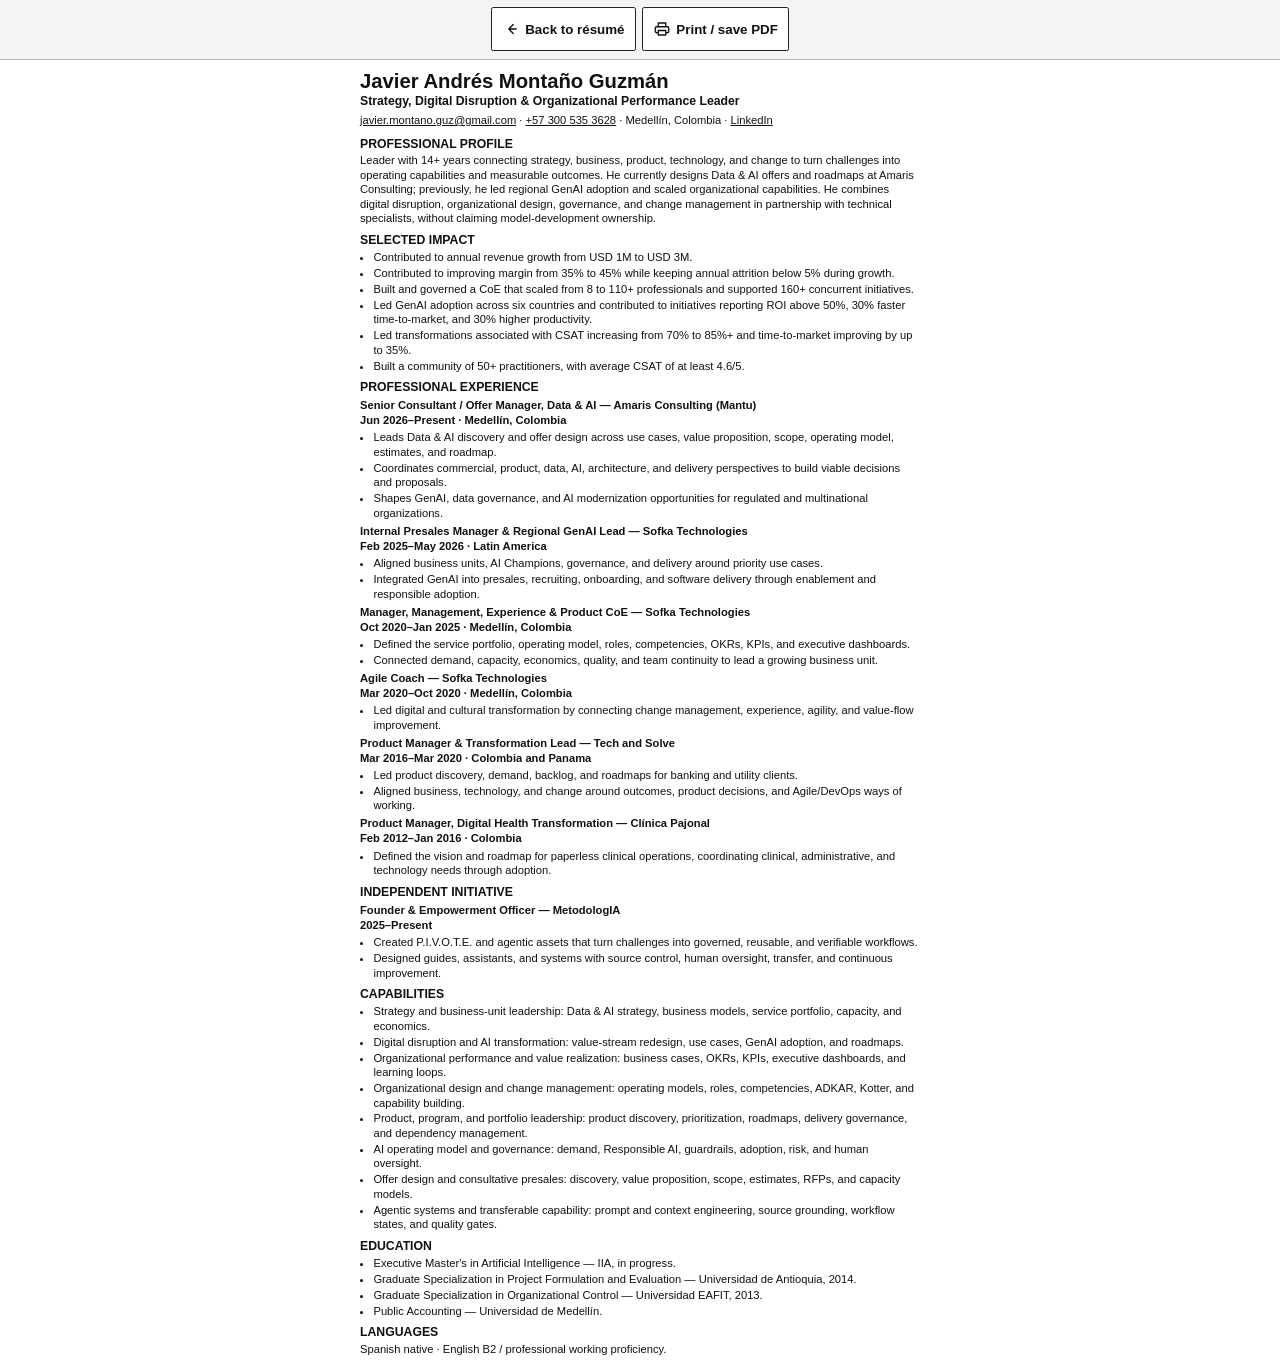
<file: ats/html/Javier_Montano_ATS_EN.html>
<!doctype html>
<html lang="en">
<head>
  <meta charset="utf-8">
  <meta name="viewport" content="width=device-width, initial-scale=1">
  <meta name="robots" content="noindex, nofollow, noarchive">
  <meta name="description" content="Leadership in strategy, digital disruption, Data &amp; GenAI, organizational design, and organizational performance with 14+ years of experience.">
  <meta name="keywords" content="strategy and business-unit leadership, digital disruption and AI transformation, organizational performance and value realization, organizational design and change management, product, program, and portfolio leadership, AI operating model and governance, offer design and consultative presales, agentic systems and transferable capability">
  <title>Javier Andrés Montaño Guzmán | Strategy, Digital Disruption &amp; Organizational Performance Leader</title>
  <script type="application/ld+json">{"@context":"https://schema.org","@type":"Person","name":"Javier Andrés Montaño Guzmán","jobTitle":"Strategy, Digital Disruption & Organizational Performance Leader","description":"Leadership in strategy, digital disruption, Data & GenAI, organizational design, and organizational performance with 14+ years of experience.","email":"javier.montano.guz@gmail.com","telephone":"+57 300 535 3628","address":"Medellín, Colombia","sameAs":["https://www.linkedin.com/in/javier-andr%C3%A9s-monta%C3%B1o-guzm%C3%A1n-35b02756"],"knowsAbout":["strategy and business-unit leadership","digital disruption and AI transformation","organizational performance and value realization","organizational design and change management","product, program, and portfolio leadership","AI operating model and governance","offer design and consultative presales","agentic systems and transferable capability"],"hasOccupation":{"@type":"Occupation","name":"Strategy, Digital Disruption & Organizational Performance Leader"}}</script>
  <style>
    :root { color-scheme: light; }
    * { box-sizing: border-box; }
    html { background: #fff; color: #111; font: 8.4pt/1.3 Arial, Calibri, sans-serif; }
    body { margin: 0; }
    main { margin: 0 auto; max-width: 52rem; padding: 1rem; }
    .ats-actions { align-items: center; background: #f4f4f2; border-bottom: 1px solid #bbb; display: flex; gap: .6rem; justify-content: center; padding: .65rem 1rem; position: sticky; top: 0; z-index: 2; }
    .ats-actions a { align-items: center; background: #fff; border: 1px solid #222; border-radius: .2rem; color: #111; cursor: pointer; display: inline-flex; font: 700 10pt/1 Arial, sans-serif; justify-content: center; min-height: 44px; padding: .65rem .9rem; text-decoration: none; }
    .ats-actions svg { fill: none; height: 18px; margin-right: .45rem; stroke: currentColor; stroke-linecap: round; stroke-linejoin: round; stroke-width: 1.8; width: 18px; }
    .return-neo { display: none !important; }
    body:has(#from-neo:target) .return-blueprint { display: none !important; }
    body:has(#from-neo:target) .return-neo { display: inline-flex !important; }
    h1 { font-size: 15.2pt; line-height: 1.08; margin: 0 0 .12rem; }
    .headline { font-size: 9.2pt; font-weight: 700; margin: 0 0 .28rem; }
    .contact { margin: 0 0 .8rem; overflow-wrap: anywhere; }
    h2 { font-size: 9.2pt; line-height: 1.18; margin: .64rem 0 .2rem; }
    h3 { font-size: 8.4pt; line-height: 1.2; margin: .38rem 0 .06rem; }
    p { margin: 0 0 .25rem; }
    .role-meta { font-weight: 700; }
    ul { margin: .08rem 0 .35rem; padding-left: 1.2rem; }
    li { margin: 0 0 .12rem; }
    a { color: inherit; text-decoration: underline; text-underline-offset: .1em; }
    @media print {
      @page { size: A4; margin: 12mm 14mm; }
      html { font-size: 8.4pt; line-height: 1.24; }
      main { margin: 0; max-width: none; padding: 0; }
      h1 { font-size: 15.2pt; }
      h2, h3 { break-after: avoid-page; }
      p, li { orphans: 2; widows: 2; }
      a { text-decoration: none; }
      .ats-actions { display: none !important; }
    }
  </style>
</head>
<body>
  <nav class="ats-actions" aria-label="Acciones del CV" data-ats-actions>
    <a class="return-blueprint" href="../../blueprint/index.html" data-return-cv="blueprint-executive"><svg viewBox="0 0 24 24" aria-hidden="true"><path d="m15 18-6-6 6-6M9 12h10"/></svg>Back to résumé</a>
    <a class="return-neo" id="from-neo" href="../../index.html" data-return-cv="neo-swiss-editorial"><svg viewBox="0 0 24 24" aria-hidden="true"><path d="m15 18-6-6 6-6M9 12h10"/></svg>Back to résumé</a>
    <a href="../pdf/Javier_Montano_ATS_EN.pdf" data-print-cv><svg viewBox="0 0 24 24" aria-hidden="true"><path d="M7 9V4h10v5M7 17H5a2 2 0 0 1-2-2v-4a2 2 0 0 1 2-2h14a2 2 0 0 1 2 2v4a2 2 0 0 1-2 2h-2M7 14h10v6H7z"/></svg>Print / save PDF</a>
  </nav>
  <main itemscope itemtype="https://schema.org/Person">
    <h1 itemprop="name">Javier Andrés Montaño Guzmán</h1>
    <p class="headline" itemprop="jobTitle">Strategy, Digital Disruption &amp; Organizational Performance Leader</p>
    <p class="contact"><a itemprop="email" href="mailto:javier.montano.guz@gmail.com">javier.montano.guz@gmail.com</a> · <a itemprop="telephone" href="tel:+573005353628">+57 300 535 3628</a> · <span itemprop="address">Medellín, Colombia</span> · <a itemprop="sameAs" href="https://www.linkedin.com/in/javier-andr%C3%A9s-monta%C3%B1o-guzm%C3%A1n-35b02756">LinkedIn</a></p>
    <section aria-labelledby="profile"><h2 id="profile">PROFESSIONAL PROFILE</h2><p itemprop="description">Leader with 14+ years connecting strategy, business, product, technology, and change to turn challenges into operating capabilities and measurable outcomes. He currently designs Data &amp; AI offers and roadmaps at Amaris Consulting; previously, he led regional GenAI adoption and scaled organizational capabilities. He combines digital disruption, organizational design, governance, and change management in partnership with technical specialists, without claiming model-development ownership.</p></section>
    <section aria-labelledby="impact"><h2 id="impact">SELECTED IMPACT</h2><ul>
        <li>Contributed to annual revenue growth from USD 1M to USD 3M.</li>
        <li>Contributed to improving margin from 35% to 45% while keeping annual attrition below 5% during growth.</li>
        <li>Built and governed a CoE that scaled from 8 to 110+ professionals and supported 160+ concurrent initiatives.</li>
        <li>Led GenAI adoption across six countries and contributed to initiatives reporting ROI above 50%, 30% faster time-to-market, and 30% higher productivity.</li>
        <li>Led transformations associated with CSAT increasing from 70% to 85%+ and time-to-market improving by up to 35%.</li>
        <li>Built a community of 50+ practitioners, with average CSAT of at least 4.6/5.</li>
      </ul></section>
    <section aria-labelledby="experience"><h2 id="experience">PROFESSIONAL EXPERIENCE</h2>      <article>
        <h3>Senior Consultant / Offer Manager, Data &amp; AI — Amaris Consulting (Mantu)</h3>
        <p class="role-meta">Jun 2026–Present · Medellín, Colombia</p>
        <ul>
        <li>Leads Data &amp; AI discovery and offer design across use cases, value proposition, scope, operating model, estimates, and roadmap.</li>
        <li>Coordinates commercial, product, data, AI, architecture, and delivery perspectives to build viable decisions and proposals.</li>
        <li>Shapes GenAI, data governance, and AI modernization opportunities for regulated and multinational organizations.</li>
      </ul>
      </article>
      <article>
        <h3>Internal Presales Manager &amp; Regional GenAI Lead — Sofka Technologies</h3>
        <p class="role-meta">Feb 2025–May 2026 · Latin America</p>
        <ul>
        <li>Aligned business units, AI Champions, governance, and delivery around priority use cases.</li>
        <li>Integrated GenAI into presales, recruiting, onboarding, and software delivery through enablement and responsible adoption.</li>
      </ul>
      </article>
      <article>
        <h3>Manager, Management, Experience &amp; Product CoE — Sofka Technologies</h3>
        <p class="role-meta">Oct 2020–Jan 2025 · Medellín, Colombia</p>
        <ul>
        <li>Defined the service portfolio, operating model, roles, competencies, OKRs, KPIs, and executive dashboards.</li>
        <li>Connected demand, capacity, economics, quality, and team continuity to lead a growing business unit.</li>
      </ul>
      </article>
      <article>
        <h3>Agile Coach — Sofka Technologies</h3>
        <p class="role-meta">Mar 2020–Oct 2020 · Medellín, Colombia</p>
        <ul>
        <li>Led digital and cultural transformation by connecting change management, experience, agility, and value-flow improvement.</li>
      </ul>
      </article>
      <article>
        <h3>Product Manager &amp; Transformation Lead — Tech and Solve</h3>
        <p class="role-meta">Mar 2016–Mar 2020 · Colombia and Panama</p>
        <ul>
        <li>Led product discovery, demand, backlog, and roadmaps for banking and utility clients.</li>
        <li>Aligned business, technology, and change around outcomes, product decisions, and Agile/DevOps ways of working.</li>
      </ul>
      </article>
      <article>
        <h3>Product Manager, Digital Health Transformation — Clínica Pajonal</h3>
        <p class="role-meta">Feb 2012–Jan 2016 · Colombia</p>
        <ul>
        <li>Defined the vision and roadmap for paperless clinical operations, coordinating clinical, administrative, and technology needs through adoption.</li>
      </ul>
      </article></section>
    <section aria-labelledby="independent"><h2 id="independent">INDEPENDENT INITIATIVE</h2>      <article>
        <h3>Founder &amp; Empowerment Officer — MetodologIA</h3>
        <p class="role-meta">2025–Present</p>
        <ul>
        <li>Created P.I.V.O.T.E. and agentic assets that turn challenges into governed, reusable, and verifiable workflows.</li>
        <li>Designed guides, assistants, and systems with source control, human oversight, transfer, and continuous improvement.</li>
      </ul>
      </article></section>
    <section aria-labelledby="capabilities"><h2 id="capabilities">CAPABILITIES</h2><ul>
        <li>Strategy and business-unit leadership: Data &amp; AI strategy, business models, service portfolio, capacity, and economics.</li>
        <li>Digital disruption and AI transformation: value-stream redesign, use cases, GenAI adoption, and roadmaps.</li>
        <li>Organizational performance and value realization: business cases, OKRs, KPIs, executive dashboards, and learning loops.</li>
        <li>Organizational design and change management: operating models, roles, competencies, ADKAR, Kotter, and capability building.</li>
        <li>Product, program, and portfolio leadership: product discovery, prioritization, roadmaps, delivery governance, and dependency management.</li>
        <li>AI operating model and governance: demand, Responsible AI, guardrails, adoption, risk, and human oversight.</li>
        <li>Offer design and consultative presales: discovery, value proposition, scope, estimates, RFPs, and capacity models.</li>
        <li>Agentic systems and transferable capability: prompt and context engineering, source grounding, workflow states, and quality gates.</li>
      </ul></section>
    <section aria-labelledby="education"><h2 id="education">EDUCATION</h2><ul>
        <li>Executive Master's in Artificial Intelligence — IIA, in progress.</li>
        <li>Graduate Specialization in Project Formulation and Evaluation — Universidad de Antioquia, 2014.</li>
        <li>Graduate Specialization in Organizational Control — Universidad EAFIT, 2013.</li>
        <li>Public Accounting — Universidad de Medellín.</li>
      </ul></section>
    <section aria-labelledby="languages"><h2 id="languages">LANGUAGES</h2><p>Spanish native · English B2 / professional working proficiency.</p></section>
  </main>
</body>
</html>
</file>
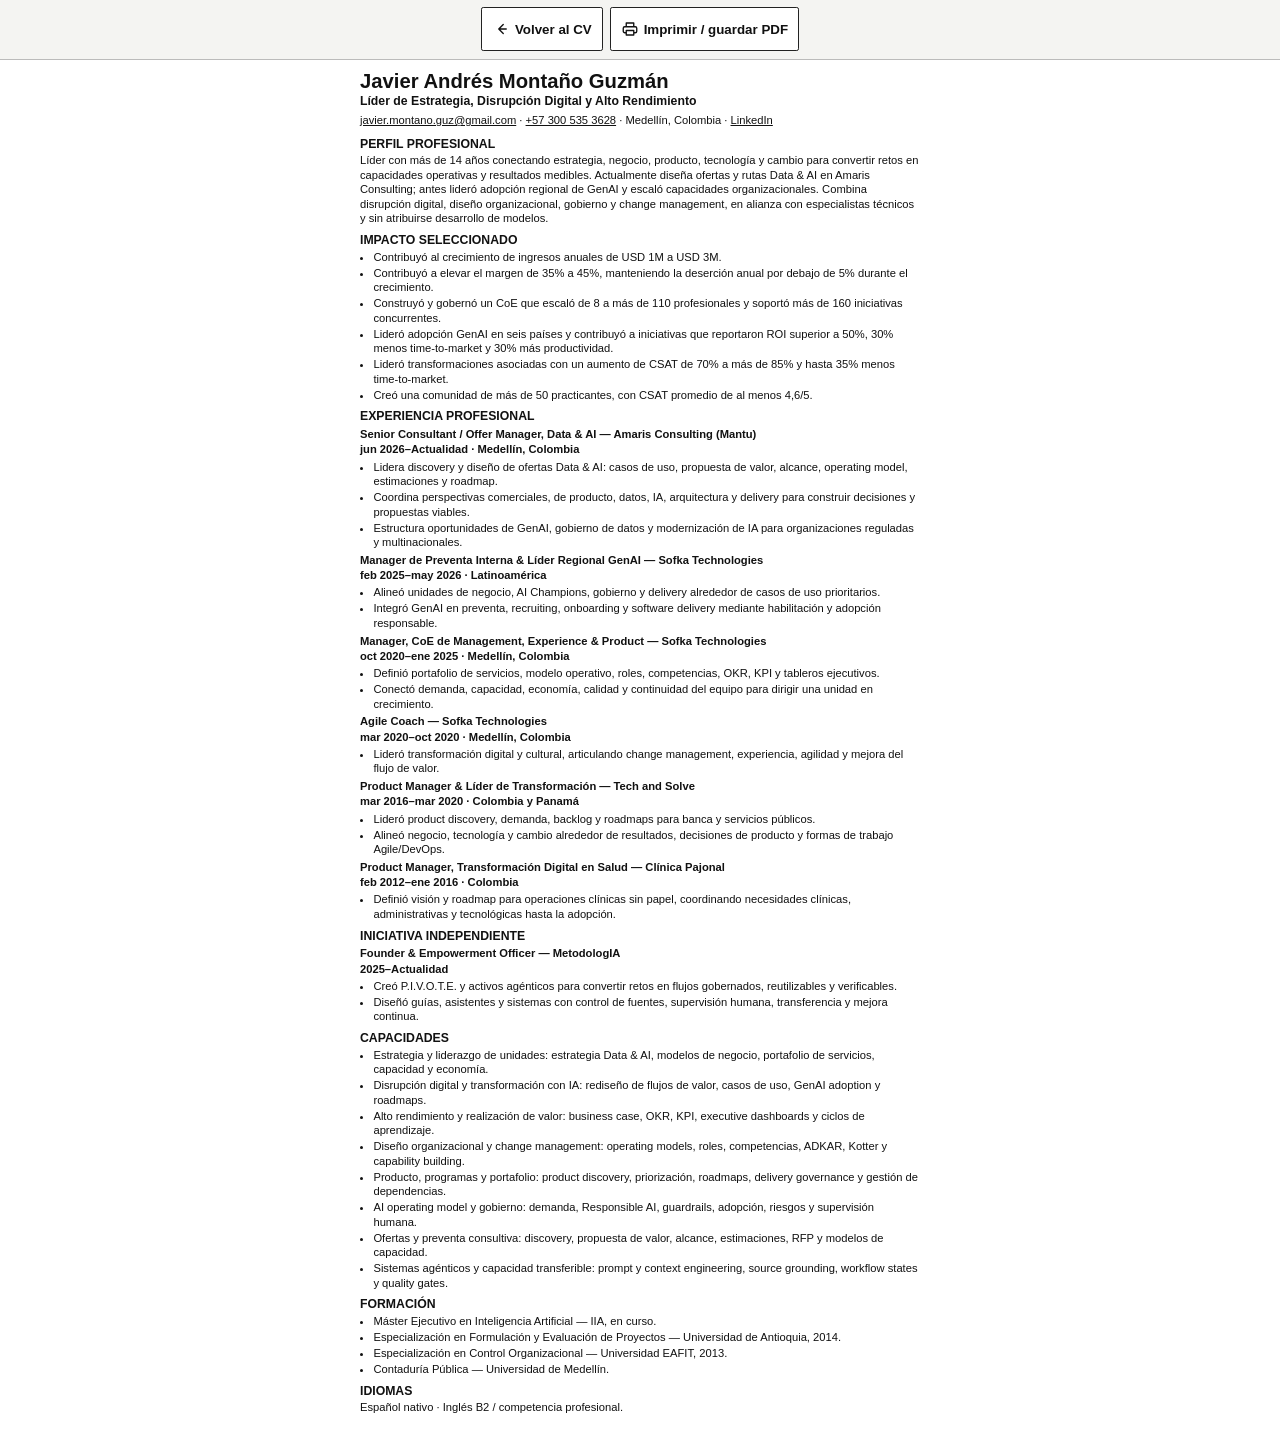
<file: ats/html/Javier_Montano_ATS_ES.html>
<!doctype html>
<html lang="es">
<head>
  <meta charset="utf-8">
  <meta name="viewport" content="width=device-width, initial-scale=1">
  <meta name="robots" content="noindex, nofollow, noarchive">
  <meta name="description" content="Liderazgo en estrategia, disrupción digital, Data &amp; GenAI, diseño organizacional y alto rendimiento con más de 14 años de experiencia.">
  <meta name="keywords" content="estrategia y liderazgo de unidades, disrupción digital y transformación con IA, alto rendimiento y realización de valor, diseño organizacional y change management, producto, programas y portafolio, AI operating model y gobierno, ofertas y preventa consultiva, sistemas agénticos y capacidad transferible">
  <title>Javier Andrés Montaño Guzmán | Líder de Estrategia, Disrupción Digital y Alto Rendimiento</title>
  <script type="application/ld+json">{"@context":"https://schema.org","@type":"Person","name":"Javier Andrés Montaño Guzmán","jobTitle":"Líder de Estrategia, Disrupción Digital y Alto Rendimiento","description":"Liderazgo en estrategia, disrupción digital, Data & GenAI, diseño organizacional y alto rendimiento con más de 14 años de experiencia.","email":"javier.montano.guz@gmail.com","telephone":"+57 300 535 3628","address":"Medellín, Colombia","sameAs":["https://www.linkedin.com/in/javier-andr%C3%A9s-monta%C3%B1o-guzm%C3%A1n-35b02756"],"knowsAbout":["estrategia y liderazgo de unidades","disrupción digital y transformación con IA","alto rendimiento y realización de valor","diseño organizacional y change management","producto, programas y portafolio","AI operating model y gobierno","ofertas y preventa consultiva","sistemas agénticos y capacidad transferible"],"hasOccupation":{"@type":"Occupation","name":"Líder de Estrategia, Disrupción Digital y Alto Rendimiento"}}</script>
  <style>
    :root { color-scheme: light; }
    * { box-sizing: border-box; }
    html { background: #fff; color: #111; font: 8.4pt/1.3 Arial, Calibri, sans-serif; }
    body { margin: 0; }
    main { margin: 0 auto; max-width: 52rem; padding: 1rem; }
    .ats-actions { align-items: center; background: #f4f4f2; border-bottom: 1px solid #bbb; display: flex; gap: .6rem; justify-content: center; padding: .65rem 1rem; position: sticky; top: 0; z-index: 2; }
    .ats-actions a { align-items: center; background: #fff; border: 1px solid #222; border-radius: .2rem; color: #111; cursor: pointer; display: inline-flex; font: 700 10pt/1 Arial, sans-serif; justify-content: center; min-height: 44px; padding: .65rem .9rem; text-decoration: none; }
    .ats-actions svg { fill: none; height: 18px; margin-right: .45rem; stroke: currentColor; stroke-linecap: round; stroke-linejoin: round; stroke-width: 1.8; width: 18px; }
    .return-neo { display: none !important; }
    body:has(#from-neo:target) .return-blueprint { display: none !important; }
    body:has(#from-neo:target) .return-neo { display: inline-flex !important; }
    h1 { font-size: 15.2pt; line-height: 1.08; margin: 0 0 .12rem; }
    .headline { font-size: 9.2pt; font-weight: 700; margin: 0 0 .28rem; }
    .contact { margin: 0 0 .8rem; overflow-wrap: anywhere; }
    h2 { font-size: 9.2pt; line-height: 1.18; margin: .64rem 0 .2rem; }
    h3 { font-size: 8.4pt; line-height: 1.2; margin: .38rem 0 .06rem; }
    p { margin: 0 0 .25rem; }
    .role-meta { font-weight: 700; }
    ul { margin: .08rem 0 .35rem; padding-left: 1.2rem; }
    li { margin: 0 0 .12rem; }
    a { color: inherit; text-decoration: underline; text-underline-offset: .1em; }
    @media print {
      @page { size: A4; margin: 12mm 14mm; }
      html { font-size: 8.4pt; line-height: 1.24; }
      main { margin: 0; max-width: none; padding: 0; }
      h1 { font-size: 15.2pt; }
      h2, h3 { break-after: avoid-page; }
      p, li { orphans: 2; widows: 2; }
      a { text-decoration: none; }
      .ats-actions { display: none !important; }
    }
  </style>
</head>
<body>
  <nav class="ats-actions" aria-label="Acciones del CV" data-ats-actions>
    <a class="return-blueprint" href="../../blueprint/index.html" data-return-cv="blueprint-executive"><svg viewBox="0 0 24 24" aria-hidden="true"><path d="m15 18-6-6 6-6M9 12h10"/></svg>Volver al CV</a>
    <a class="return-neo" id="from-neo" href="../../index.html" data-return-cv="neo-swiss-editorial"><svg viewBox="0 0 24 24" aria-hidden="true"><path d="m15 18-6-6 6-6M9 12h10"/></svg>Volver al CV</a>
    <a href="../pdf/Javier_Montano_ATS_ES.pdf" data-print-cv><svg viewBox="0 0 24 24" aria-hidden="true"><path d="M7 9V4h10v5M7 17H5a2 2 0 0 1-2-2v-4a2 2 0 0 1 2-2h14a2 2 0 0 1 2 2v4a2 2 0 0 1-2 2h-2M7 14h10v6H7z"/></svg>Imprimir / guardar PDF</a>
  </nav>
  <main itemscope itemtype="https://schema.org/Person">
    <h1 itemprop="name">Javier Andrés Montaño Guzmán</h1>
    <p class="headline" itemprop="jobTitle">Líder de Estrategia, Disrupción Digital y Alto Rendimiento</p>
    <p class="contact"><a itemprop="email" href="mailto:javier.montano.guz@gmail.com">javier.montano.guz@gmail.com</a> · <a itemprop="telephone" href="tel:+573005353628">+57 300 535 3628</a> · <span itemprop="address">Medellín, Colombia</span> · <a itemprop="sameAs" href="https://www.linkedin.com/in/javier-andr%C3%A9s-monta%C3%B1o-guzm%C3%A1n-35b02756">LinkedIn</a></p>
    <section aria-labelledby="profile"><h2 id="profile">PERFIL PROFESIONAL</h2><p itemprop="description">Líder con más de 14 años conectando estrategia, negocio, producto, tecnología y cambio para convertir retos en capacidades operativas y resultados medibles. Actualmente diseña ofertas y rutas Data &amp; AI en Amaris Consulting; antes lideró adopción regional de GenAI y escaló capacidades organizacionales. Combina disrupción digital, diseño organizacional, gobierno y change management, en alianza con especialistas técnicos y sin atribuirse desarrollo de modelos.</p></section>
    <section aria-labelledby="impact"><h2 id="impact">IMPACTO SELECCIONADO</h2><ul>
        <li>Contribuyó al crecimiento de ingresos anuales de USD 1M a USD 3M.</li>
        <li>Contribuyó a elevar el margen de 35% a 45%, manteniendo la deserción anual por debajo de 5% durante el crecimiento.</li>
        <li>Construyó y gobernó un CoE que escaló de 8 a más de 110 profesionales y soportó más de 160 iniciativas concurrentes.</li>
        <li>Lideró adopción GenAI en seis países y contribuyó a iniciativas que reportaron ROI superior a 50%, 30% menos time-to-market y 30% más productividad.</li>
        <li>Lideró transformaciones asociadas con un aumento de CSAT de 70% a más de 85% y hasta 35% menos time-to-market.</li>
        <li>Creó una comunidad de más de 50 practicantes, con CSAT promedio de al menos 4,6/5.</li>
      </ul></section>
    <section aria-labelledby="experience"><h2 id="experience">EXPERIENCIA PROFESIONAL</h2>      <article>
        <h3>Senior Consultant / Offer Manager, Data &amp; AI — Amaris Consulting (Mantu)</h3>
        <p class="role-meta">jun 2026–Actualidad · Medellín, Colombia</p>
        <ul>
        <li>Lidera discovery y diseño de ofertas Data &amp; AI: casos de uso, propuesta de valor, alcance, operating model, estimaciones y roadmap.</li>
        <li>Coordina perspectivas comerciales, de producto, datos, IA, arquitectura y delivery para construir decisiones y propuestas viables.</li>
        <li>Estructura oportunidades de GenAI, gobierno de datos y modernización de IA para organizaciones reguladas y multinacionales.</li>
      </ul>
      </article>
      <article>
        <h3>Manager de Preventa Interna &amp; Líder Regional GenAI — Sofka Technologies</h3>
        <p class="role-meta">feb 2025–may 2026 · Latinoamérica</p>
        <ul>
        <li>Alineó unidades de negocio, AI Champions, gobierno y delivery alrededor de casos de uso prioritarios.</li>
        <li>Integró GenAI en preventa, recruiting, onboarding y software delivery mediante habilitación y adopción responsable.</li>
      </ul>
      </article>
      <article>
        <h3>Manager, CoE de Management, Experience &amp; Product — Sofka Technologies</h3>
        <p class="role-meta">oct 2020–ene 2025 · Medellín, Colombia</p>
        <ul>
        <li>Definió portafolio de servicios, modelo operativo, roles, competencias, OKR, KPI y tableros ejecutivos.</li>
        <li>Conectó demanda, capacidad, economía, calidad y continuidad del equipo para dirigir una unidad en crecimiento.</li>
      </ul>
      </article>
      <article>
        <h3>Agile Coach — Sofka Technologies</h3>
        <p class="role-meta">mar 2020–oct 2020 · Medellín, Colombia</p>
        <ul>
        <li>Lideró transformación digital y cultural, articulando change management, experiencia, agilidad y mejora del flujo de valor.</li>
      </ul>
      </article>
      <article>
        <h3>Product Manager &amp; Líder de Transformación — Tech and Solve</h3>
        <p class="role-meta">mar 2016–mar 2020 · Colombia y Panamá</p>
        <ul>
        <li>Lideró product discovery, demanda, backlog y roadmaps para banca y servicios públicos.</li>
        <li>Alineó negocio, tecnología y cambio alrededor de resultados, decisiones de producto y formas de trabajo Agile/DevOps.</li>
      </ul>
      </article>
      <article>
        <h3>Product Manager, Transformación Digital en Salud — Clínica Pajonal</h3>
        <p class="role-meta">feb 2012–ene 2016 · Colombia</p>
        <ul>
        <li>Definió visión y roadmap para operaciones clínicas sin papel, coordinando necesidades clínicas, administrativas y tecnológicas hasta la adopción.</li>
      </ul>
      </article></section>
    <section aria-labelledby="independent"><h2 id="independent">INICIATIVA INDEPENDIENTE</h2>      <article>
        <h3>Founder &amp; Empowerment Officer — MetodologIA</h3>
        <p class="role-meta">2025–Actualidad</p>
        <ul>
        <li>Creó P.I.V.O.T.E. y activos agénticos para convertir retos en flujos gobernados, reutilizables y verificables.</li>
        <li>Diseñó guías, asistentes y sistemas con control de fuentes, supervisión humana, transferencia y mejora continua.</li>
      </ul>
      </article></section>
    <section aria-labelledby="capabilities"><h2 id="capabilities">CAPACIDADES</h2><ul>
        <li>Estrategia y liderazgo de unidades: estrategia Data &amp; AI, modelos de negocio, portafolio de servicios, capacidad y economía.</li>
        <li>Disrupción digital y transformación con IA: rediseño de flujos de valor, casos de uso, GenAI adoption y roadmaps.</li>
        <li>Alto rendimiento y realización de valor: business case, OKR, KPI, executive dashboards y ciclos de aprendizaje.</li>
        <li>Diseño organizacional y change management: operating models, roles, competencias, ADKAR, Kotter y capability building.</li>
        <li>Producto, programas y portafolio: product discovery, priorización, roadmaps, delivery governance y gestión de dependencias.</li>
        <li>AI operating model y gobierno: demanda, Responsible AI, guardrails, adopción, riesgos y supervisión humana.</li>
        <li>Ofertas y preventa consultiva: discovery, propuesta de valor, alcance, estimaciones, RFP y modelos de capacidad.</li>
        <li>Sistemas agénticos y capacidad transferible: prompt y context engineering, source grounding, workflow states y quality gates.</li>
      </ul></section>
    <section aria-labelledby="education"><h2 id="education">FORMACIÓN</h2><ul>
        <li>Máster Ejecutivo en Inteligencia Artificial — IIA, en curso.</li>
        <li>Especialización en Formulación y Evaluación de Proyectos — Universidad de Antioquia, 2014.</li>
        <li>Especialización en Control Organizacional — Universidad EAFIT, 2013.</li>
        <li>Contaduría Pública — Universidad de Medellín.</li>
      </ul></section>
    <section aria-labelledby="languages"><h2 id="languages">IDIOMAS</h2><p>Español nativo · Inglés B2 / competencia profesional.</p></section>
  </main>
</body>
</html>
</file>
<file: assets/app.css>
@font-face { font-family:"Poppins"; src:url("./fonts/Poppins-Regular.ttf") format("truetype"); font-style:normal; font-weight:400; font-display:swap; }
@font-face { font-family:"Poppins"; src:url("./fonts/Poppins-Bold.ttf") format("truetype"); font-style:normal; font-weight:700; font-display:swap; }
@font-face { font-family:"Poppins"; src:url("./fonts/Poppins-ExtraBold.ttf") format("truetype"); font-style:normal; font-weight:800; font-display:swap; }
@font-face { font-family:"Montserrat"; src:url("./fonts/Montserrat-VariableFont_wght.ttf") format("truetype"); font-style:normal; font-weight:400 700; font-display:swap; }
:root {
  --navy: #07356b;
  --navy-deep: #002850;
  --navy-card: #003366;
  --gold: #d4af37;
  --gold-bright: #f3d879;
  --ink: #f5f7fa;
  --muted: #a8b7cc;
  --grid: rgba(255,255,255,.065);
  --border: rgba(212,175,55,.34);
  --panel: rgba(0,51,102,.66);
  --shadow: 0 24px 70px rgba(0,0,0,.28);
  --display: "Poppins", "Trebuchet MS", Arial, sans-serif;
  --body: "Trebuchet MS", Arial, sans-serif;
  --ui: "Montserrat", "Trebuchet MS", Arial, sans-serif;
  --mono: "Montserrat", "SFMono-Regular", Consolas, monospace;
  --ease: cubic-bezier(.2,.72,.2,1);
}
* { box-sizing: border-box; }
html { scroll-behavior: smooth; scroll-padding-top: 72px; -webkit-text-size-adjust:none; text-size-adjust:none; }
body { margin: 0; min-width: 320px; color: var(--ink); background: var(--navy); font-family: var(--body); line-height: 1.55; }
body::before { content: ""; position: fixed; inset: 0; z-index: -2; background: linear-gradient(var(--grid) 1px, transparent 1px), linear-gradient(90deg, var(--grid) 1px, transparent 1px), radial-gradient(circle at 62% 18%, rgba(19,125,197,.25), transparent 34%), linear-gradient(150deg,var(--navy) 0%,var(--navy-deep) 100%); background-size: 42px 42px,42px 42px,auto,auto; }
a { color: inherit; }
button, a { -webkit-tap-highlight-color: transparent; }
button { color: inherit; font: inherit; }
img,svg { display: block; max-width: 100%; }
h1,h2,h3,p { margin-top: 0; }
h1,h2,h3 { font-family:var(--display); line-height: 1.05; text-wrap: balance; }
p { text-wrap: pretty; }
.hero-copy,.hero-copy *,.button,.button span,.hero-proof,.section-nav a,main,section,.section-head > *,.path-grid,.path-card,.contact > *,.button-row,.timeline-item > div { min-width: 0; }
:where(h1,h2,h3,h4,p,li,a,button,span,b,small,label) { overflow-wrap:normal; word-break:normal; hyphens:none; }
[data-locator],.technical-locator { overflow-wrap:anywhere; word-break:break-word; }
:focus-visible { outline: 3px solid var(--gold-bright); outline-offset: 4px; }
.skip-link { position: fixed; left: 12px; top: 10px; z-index: 1000; padding: .7rem 1rem; transform: translateY(-150%); background: var(--gold); color: var(--navy-deep); font-weight: 850; }
.skip-link:focus { transform: none; }
.scroll-progress { position: fixed; inset: 0 0 auto; z-index: 999; height: 3px; background: rgba(255,255,255,.08); }
.scroll-progress span { display: block; width: 100%; height: 100%; background: linear-gradient(90deg,var(--gold),var(--gold-bright)); transform: scaleX(0); transform-origin: left; }
.topbar { position: sticky; top: 0; z-index: 90; min-height: 58px; display: grid; grid-template-columns: 1fr auto 1fr; gap: 1rem; align-items: center; padding: .55rem clamp(.8rem,2vw,1.5rem); border-bottom: 1px solid var(--border); background: rgba(0,40,80,.9); backdrop-filter: blur(18px); }
.wordmark { display: flex; width: fit-content; align-items: center; gap: .65rem; text-decoration: none; }
.wordmark > span { width: 40px; aspect-ratio: 1; display: grid; place-items: center; border: 1px solid var(--gold); color: var(--gold); font: 700 .72rem var(--ui); }
.wordmark strong { font-size: .82rem; }
.topbar > p { margin: 0; color: var(--gold); font: 700 .68rem var(--mono); letter-spacing: .12em; text-transform: uppercase; }
.top-actions { justify-self: end; display: flex; align-items: center; gap: .6rem; }
.mini-link,.lang-switch { min-height: 34px; border: 1px solid var(--border); background: rgba(0,51,102,.72); font: 750 .62rem var(--mono); letter-spacing: .07em; text-transform: uppercase; }
.mini-link { display: inline-flex; align-items: center; padding: .4rem .6rem; text-decoration: none; }
.lang-switch { display: grid; grid-template-columns: 1fr 1fr; padding: 3px; cursor: pointer; }
.lang-switch span { padding: .3rem .42rem; }
.lang-switch[aria-pressed="false"] span:first-child,.lang-switch[aria-pressed="true"] span:last-child { background: var(--gold); color: var(--navy-deep); }
.shell { max-width: 1680px; margin: auto; display: grid; grid-template-columns: 246px minmax(0,1fr) 290px; }
.sidebar,.right-rail { position: sticky; top: 58px; height: calc(100vh - 58px); overflow: auto; scrollbar-width: thin; scrollbar-color: var(--gold) transparent; }
.sidebar { padding: .9rem; border-right: 1px solid var(--border); background: rgba(0,40,80,.52); }
.portrait { position: relative; aspect-ratio: 1; overflow: hidden; }
.portrait img { width: 100%; height: 100%; object-fit: contain; object-position: center; filter: saturate(.9) contrast(1.02); }
.portrait svg { position: absolute; inset: 6%; width: 88%; height: 88%; border-radius: 50%; opacity: .14; mix-blend-mode: screen; pointer-events: none; }
.blueprint-card { border: 1px solid var(--border); background: linear-gradient(var(--grid) 1px,transparent 1px),linear-gradient(90deg,var(--grid) 1px,transparent 1px),rgba(0,51,102,.68); background-size: 32px 32px; box-shadow: var(--shadow); }
.profile-copy { padding: 1rem 0 .75rem; border-bottom: 1px solid var(--border); }
.profile-copy,.profile-copy * { min-width:0; }
.profile-copy h1 { margin: .4rem 0 .35rem; font-size: 1.38rem; }
.profile-copy > p:last-child { margin: 0; color: var(--muted); font-size: .78rem; }
.profile-copy small { display:block; margin-top:.45rem; color:var(--muted); font-size:.66rem; }
.profile-cv { display:inline-block; margin-top:.75rem; color:var(--gold); font:750 .62rem var(--mono); text-transform:uppercase; }
.profile-founder { min-height:44px; display:flex; align-items:center; margin-top:.3rem; color:var(--gold-bright); font:700 .75rem var(--ui); text-decoration:none; }
.profile-role-compact { margin:0; color:var(--ink); font:700 .92rem/1.35 var(--display); }
.sidebar-disclosure { position:relative; margin:.45rem 0 0; border:1px solid var(--border); background:rgba(0,51,102,.35); }
.sidebar-disclosure summary,.rail-disclosure summary { min-height:44px; display:grid; grid-template-columns:auto minmax(0,1fr) auto; gap:.5rem; align-items:center; padding:.55rem; cursor:pointer; color:var(--gold-bright); font:700 12px var(--ui); }
.sidebar-disclosure summary::marker,.rail-disclosure summary::marker { content:""; }
.sidebar-disclosure summary::-webkit-details-marker,.rail-disclosure summary::-webkit-details-marker { display:none; }
.sidebar-disclosure summary > svg:first-child { width:22px; height:22px; fill:none; stroke:currentColor; stroke-width:1.5; }
.sidebar-disclosure > div { position:absolute; z-index:12; top:calc(100% + 4px); left:0; width:100%; padding:.55rem .65rem .7rem; border:1px solid var(--gold); background:rgba(0,40,80,.98); box-shadow:var(--shadow); }
.sidebar-disclosure p { margin:.45rem 0; color:var(--muted); font-size:.875rem; }
.sidebar-disclosure .profile-principle { color:var(--ink); font-weight:700; }
.eyebrow,.card-kicker,.timeline-meta,.case-card > span { margin: 0; color: var(--gold); font: 700 .66rem var(--ui); letter-spacing: .14em; text-transform: uppercase; }
.section-nav { display: grid; gap: .35rem; padding: .75rem 0; }
.section-nav a,.copy-position { min-height: 42px; display: grid; grid-template-columns: 30px 1fr; gap: .4rem; align-items: center; border: 1px solid transparent; color: var(--muted); text-decoration: none; font: 750 .7rem var(--mono); text-transform: uppercase; transition: .22s var(--ease); }
.section-nav a > span:first-child { color: var(--gold); text-align: center; }
.section-nav a b { color: inherit; font: inherit; }
.section-nav a:hover,.section-nav a[aria-current="true"] { padding-left: .35rem; border-color: var(--border); background: rgba(212,175,55,.09); color: var(--ink); }
.copy-position { width: 100%; grid-template-columns: 1fr auto; padding: .6rem; border-color: var(--border); background: transparent; cursor: pointer; text-align: left; }
.copy-position b { font: inherit; color: inherit; }
main { min-width: 0; padding: clamp(.75rem,1.8vw,1.4rem); }
.hero { min-height: min(690px,calc(100vh - 94px)); display: grid; grid-template-columns: minmax(0,1.35fr) minmax(300px,.65fr); align-items: stretch; border-width: 2px; }
.hero-copy { padding: clamp(1.35rem,4vw,4rem); display: flex; flex-direction: column; justify-content: center; align-items: flex-start; }
.hero h2 { max-width: 900px; margin: 1rem 0; font-size: clamp(2.5rem,5.1vw,5.35rem); letter-spacing: -.055em; }
.hero-lead { max-width: 730px; color: var(--muted); font-size: clamp(1rem,1.4vw,1.22rem); }
.hero h2 { max-width: 760px; overflow-wrap: normal; word-break: normal; hyphens: none; font-size: clamp(2rem,4.35vw,4.6rem); }
.hero-proof { max-width: 760px; margin: .8rem 0 0; padding-left: .85rem; border-left: 2px solid var(--gold); color: var(--gold-bright); font: 750 .73rem/1.7 var(--mono); }
.availability { display: flex; align-items: center; gap: .6rem; margin: .7rem 0 0; color: var(--ink); font: 700 .72rem var(--mono); letter-spacing: .04em; }
.availability i { width: 9px; height: 9px; border-radius: 50%; background: #58d68d; box-shadow: 0 0 0 6px rgba(88,214,141,.12); }
.button-row { display: flex; flex-wrap: wrap; gap: .65rem; margin-top: 1.5rem; }
.button { min-height: 44px; display: inline-flex; align-items: center; justify-content: center; gap: .35rem; padding: .7rem .9rem; border: 1px solid var(--gold); background: var(--gold); color: var(--navy-deep); cursor: pointer; font: 850 .7rem var(--mono); letter-spacing: .08em; text-decoration: none; text-transform: uppercase; transition: transform .2s var(--ease),box-shadow .2s var(--ease); }
.button:hover { transform: translateY(-2px); box-shadow: 0 10px 30px rgba(212,175,55,.2); }
.button.secondary { background: rgba(0,40,80,.48); color: var(--gold); }
.hero-visual { min-width: 0; display: grid; place-items: center; padding: 1rem; background: radial-gradient(circle,rgba(212,175,55,.09),transparent 58%); }
.hero-visual { position: relative; grid-template-rows: auto 1fr; align-content: center; }
.map-label { position: absolute; top: 1rem; left: 1rem; }
.hero-visual #focus-map-title,.hero-visual #focus-map-desc { position:absolute; }
.map-note { position:absolute; right:1rem; bottom:1rem; color:var(--muted); font:.58rem var(--mono); }
.visually-hidden { position: absolute!important; width: 1px!important; height: 1px!important; padding: 0!important; margin: -1px!important; overflow: hidden!important; clip: rect(0,0,0,0)!important; white-space: nowrap!important; border: 0!important; }
.hero-visual svg { width: min(100%,560px); }
.focus-diagram { overflow:visible; }
.diagram-frame { fill:rgba(0,40,80,.2); stroke:rgba(160,176,200,.34); stroke-width:1; }
.diagram-axis { fill:none; stroke:rgba(160,176,200,.2); stroke-width:1; stroke-dasharray:3 8; }
.connector { fill:none; stroke:var(--gold); stroke-width:2; stroke-linecap:round; stroke-dasharray:7 7; animation:flow 9s linear infinite; }
.domain-node .node-bound { fill:rgba(0,40,80,.78); stroke:rgba(160,176,200,.52); stroke-width:1; }
.domain-node:nth-of-type(2) .node-bound,.domain-node:nth-of-type(4) .node-bound { fill:rgba(0,51,102,.9); }
.domain-index { fill:var(--gold-bright); font:700 12px var(--ui); letter-spacing:.08em; }
.domain-divider { stroke:rgba(212,175,55,.5); stroke-width:1; }
.convergence-diamond { fill:var(--gold); stroke:var(--gold-bright); stroke-width:1; }
.output-arrow { fill:none; stroke:var(--gold-bright); stroke-width:3; }
.focus-diagram marker path { fill:var(--gold-bright); }
.outcome-shadow { fill:none; stroke:rgba(212,175,55,.26); stroke-width:1; }
.outcome-bound { fill:rgba(0,40,80,.94); stroke:var(--gold); stroke-width:2; }
.outcome-accent { stroke:var(--gold-bright); stroke-width:4; }
.outcome-bars { fill:none; stroke:rgba(212,175,55,.5); stroke-width:2; stroke-linecap:round; }
.node text { fill: var(--ink); text-anchor: middle; font-family:var(--display); font-weight:700; }
.center-copy { font-size:14px; }
.node-copy { font-size:14px; }
[data-svg-lang="en"] { display:none; }
html[lang="en"] [data-svg-lang="es"] { display:none; }
html[lang="en"] [data-svg-lang="en"] { display:inline; }
.section { padding: clamp(2.8rem,5.5vw,5.2rem) 0 0; scroll-margin-top: 62px; }
.section-head { display: grid; grid-template-columns: minmax(0,1fr) minmax(260px,.42fr); gap: 2rem; align-items: end; margin-bottom: 1.3rem; padding-bottom: 1rem; border-bottom: 1px solid var(--border); }
.section-head h2,.operating h2,.education h2,.contact h2 { margin: .55rem 0 0; font-size: clamp(1.8rem,3.5vw,3.25rem); letter-spacing: -.035em; }
.section-head > p,.operating header > p:last-child,.contact p { max-width:48ch; margin: 0; color: var(--muted); font-size: .9rem; }
.metrics-grid { display: grid; grid-template-columns: repeat(6,minmax(0,1fr)); border: 1px solid var(--border); }
.path-grid { display: grid; grid-template-columns: repeat(auto-fit,minmax(min(100%,22rem),1fr)); gap: .75rem; }
.asset-grid { display:grid; grid-template-columns:repeat(auto-fit,minmax(min(100%,22rem),1fr)); gap:.75rem; }
.asset-card { --mx:50%;--my:50%; min-width:0; min-height:180px; padding:min(1.15rem,4vw); border:1px solid var(--border); background:radial-gradient(circle at var(--mx) var(--my),rgba(212,175,55,.1),transparent 34%),var(--panel); color:inherit; transition:transform .25s var(--ease),border-color .25s var(--ease); }
.asset-card.featured { grid-column:auto; min-height:230px; background:linear-gradient(135deg,rgba(212,175,55,.13),transparent 52%),var(--panel); }
.asset-card.featured h3 { font-size:clamp(22px,2vw,28px); }
.asset-card:hover,.asset-card:focus-within { transform:translateY(-3px); border-color:var(--gold-bright); }
.asset-card summary { min-height:136px; display:grid; grid-template-columns:minmax(0,1fr) auto; gap:.55rem .8rem; align-items:start; cursor:pointer; }
.asset-card summary > .asset-icon { grid-column:1; grid-row:1; }
.asset-card summary > span { grid-column:1 / -1; grid-row:2; }
.asset-card summary > .disclosure-icon { grid-column:2; grid-row:1; }
.asset-card.featured summary { min-height:178px; }
.asset-card summary > span { min-width:0; }
.asset-card summary::marker,.path-card summary::marker,.operating-path summary::marker,.timeline-item summary::marker { content:""; }
.asset-card summary::-webkit-details-marker,.path-card summary::-webkit-details-marker,.operating-path summary::-webkit-details-marker,.timeline-item summary::-webkit-details-marker { display:none; }
.asset-disclosure { padding-top:.8rem; border-top:1px solid var(--border); }
.asset-icon { width:38px; height:38px; margin-bottom:.25rem; fill:none; stroke:var(--gold); stroke-width:1.6; stroke-linecap:round; stroke-linejoin:round; }
.asset-card h3 { margin:.2rem 0; font-size:clamp(18px,1.65vw,24px); }
.asset-card p { margin:0; font-size:1rem; }
.asset-hook { color:var(--ink); font-weight:700; }
.asset-outcome { color:var(--muted); }
.asset-card .card-action { min-height:44px; display:flex; align-items:center; margin-top:.55rem; color:var(--gold-bright); text-decoration:none; }
.disclosure-icon { width:24px; height:24px; flex:none; fill:none; stroke:var(--gold); stroke-width:1.8; transition:transform .2s var(--ease); }
details[open] > summary .disclosure-icon { transform:rotate(180deg); }
.path-card { --mx:50%;--my:50%; min-height:0; padding: 1.05rem; border: 1px solid var(--border); background: radial-gradient(circle at var(--mx) var(--my),rgba(212,175,55,.14),transparent 36%),var(--panel); transition: transform .25s var(--ease),border-color .25s var(--ease); }
.path-card:hover,.path-card:focus-within { transform: translateY(-3px); border-color: var(--gold-bright); }
.path-card summary { min-height:96px; display:grid; grid-template-columns:auto minmax(0,1fr) auto; gap:.5rem .65rem; align-items:center; cursor:pointer; }
.path-card summary > .card-icon { grid-column:1; grid-row:1; }
.path-card summary > span { grid-column:2; grid-row:1; }
.path-card summary > h3 { grid-column:1 / -1; grid-row:2; }
.path-card summary > .disclosure-icon { grid-column:3; grid-row:1; }
.path-card summary > span { color: var(--gold); font: 800 12px var(--mono); }
.path-card h3 { margin:0; font-size: clamp(1.15rem,1.5vw,1.4rem); }
.path-detail { padding-top:.85rem; border-top:1px solid var(--border); }
.path-detail p { margin:.15rem 0 .75rem; color: var(--muted); }
.path-detail strong { display:block; color: var(--gold-bright); }
.metric-card { min-width: 0; min-height: 160px; padding: 1rem; border-right: 1px solid var(--border); background: rgba(0,51,102,.55); }
.metric-card:last-child { border-right: 0; }
.metric-card strong { display: block; margin-bottom: .8rem; color: var(--gold-bright); font: 850 clamp(1.55rem,2.3vw,2.45rem) var(--mono); }
.metric-card p { margin: 0; color: var(--muted); font-size: .76rem; }
.operating { margin-top: clamp(3.5rem,7vw,6.4rem); padding: clamp(1.2rem,3vw,2.2rem); }
.operating > header { max-width: 760px; }
.method-button { margin-top: 1.25rem; }
.no-results { padding: 1rem; border: 1px solid var(--border); color: var(--muted); }
.case-context { color: var(--gold-bright)!important; font: 700 .67rem var(--mono); }
.operating-path { display: grid; grid-template-columns: repeat(4,minmax(0,1fr)); margin: 2rem 0 0; padding: 0; list-style: none; counter-reset: path; }
.operating-path li { position: relative; min-height: 100px; padding: .85rem; border: 1px solid var(--border); border-right: 0; background: rgba(0,40,80,.42); }
.operating-path li:last-child { border-right: 1px solid var(--border); }
.operating-path li::after { content: "→"; position: absolute; right: .25rem; top: 50%; z-index: 1; color: var(--gold); }
.operating-path li:last-child::after { display: none; }
.operating-path summary { min-height:70px; display:grid; grid-template-columns:auto minmax(0,1fr) auto; gap:.4rem .5rem; align-items:center; cursor:pointer; }
.operating-path summary > .card-icon { grid-column:1; grid-row:1; }
.operating-path summary > span { grid-column:2; grid-row:1; }
.operating-path summary > strong { grid-column:1 / -1; grid-row:2; }
.operating-path summary > .disclosure-icon { grid-column:3; grid-row:1; }
.operating-path span { color: var(--gold); font: 800 12px var(--mono); }
.operating-path strong { display: block; margin:0; font-size: 1.05rem; }
.operating-path p { margin: .65rem 0 0; padding-top:.65rem; border-top:1px solid var(--border); color: var(--muted); font-size: .78rem; }
.filter-row { display: flex; flex-wrap: wrap; gap: .4rem; margin: 0 0 1rem; }
.filter-row button { min-height: 36px; padding: .45rem .65rem; border: 1px solid var(--border); background: transparent; cursor: pointer; font: 750 .66rem var(--mono); text-transform: uppercase; }
.filter-row button[aria-pressed="true"] { background: var(--gold); color: var(--navy-deep); }
.capability-grid { display: grid; grid-template-columns: repeat(3,minmax(0,1fr)); gap: .75rem; }
.capability-card { --mx: 50%; --my: 50%; position: relative; min-width: 0; min-height: 190px; display: flex; flex-direction: column; align-items: flex-start; gap: .55rem; padding: 1.05rem; border: 1px solid var(--border); background: radial-gradient(circle at var(--mx) var(--my),rgba(212,175,55,.13),transparent 34%),var(--panel); cursor: pointer; text-align: left; transition: transform .25s var(--ease),border-color .25s var(--ease); }
.capability-card:hover,.capability-card:focus-visible { transform: translateY(-4px); border-color: var(--gold-bright); }
.card-icon { width: 34px; height: 34px; margin-bottom: .4rem; fill: none; stroke: var(--gold); stroke-width: 1.5; stroke-linecap: round; stroke-linejoin: round; }
.dialog-visual .card-icon { width: 110px; height: 110px; }
.card-index { position: absolute; top: 1rem; right: 1rem; color: rgba(168,183,204,.55); font: 700 .7rem var(--mono); }
.capability-card strong { max-width: 260px; font-size: 1.08rem; line-height: 1.15; }
.capability-card > span:not(.card-index,.card-kicker,.card-action) { color: var(--muted); font-size: .8rem; }
.card-action { margin-top: auto; color: var(--gold); font: 800 .64rem var(--mono); letter-spacing: .08em; text-transform: uppercase; }
.tool-grid { display: grid; grid-template-columns: repeat(3,minmax(0,1fr)); gap: .75rem; }
.tool-card { min-height: 180px; }
.tool-category { width:fit-content; max-width:calc(100% - 2rem); padding:.28rem .48rem; border:1px solid rgba(212,175,55,.4); background:rgba(212,175,55,.08); color:var(--gold-bright); }
.tool-detail-field { padding:.8rem 0; border-top:1px solid var(--border); }
.tool-detail-field h3 { margin:0 0 .35rem; color:var(--gold-bright); font:750 .78rem/1.4 var(--ui); }
.tool-detail-field p { margin:0; }
@media (min-width:481px) and (max-width:900px) { .tool-grid { grid-template-columns:repeat(2,minmax(0,1fr)); } }
.case-grid { display: grid; grid-template-columns: repeat(6,minmax(0,1fr)); gap: .75rem; }
.case-card { --mx:50%;--my:50%; min-height: 290px; grid-column: span 2; display: flex; flex-direction: column; width:100%; padding: 1.15rem; border: 1px solid var(--border); color:var(--ink); text-align:left; cursor:pointer; background: radial-gradient(circle at var(--mx) var(--my),rgba(212,175,55,.12),transparent 32%),rgba(0,51,102,.62); transition:transform .2s ease,border-color .2s ease,background-color .2s ease; }
.case-card:nth-child(4),.case-card:nth-child(5) { grid-column: span 3; }
.case-card h3 { margin: 1rem 0 .55rem; font-size: 1.25rem; }
.case-card p { color: var(--muted); font-size: .82rem; }
.case-card svg { width: 100%; margin-top: auto; fill: none; stroke: var(--gold); stroke-width: 2; overflow: visible; }
.timeline { position: relative; }
.timeline::before { content:""; position: absolute; left: 31px; top: 2rem; bottom: 2rem; width: 1px; background: linear-gradient(var(--gold),rgba(212,175,55,.12)); }
.timeline-item { position: relative; display: grid; grid-template-columns: 52px 1fr; gap: 1rem; padding: 0 0 1rem; }
.timeline-marker { z-index: 1; width: 50px; height: 50px; display: grid; place-items: center; border: 1px solid var(--gold); background: var(--navy-deep); color: var(--gold); font: 800 .72rem var(--mono); }
.timeline-item > details { padding: .15rem 0 .8rem; border-bottom: 1px solid var(--border); }
.timeline-item summary { min-height:50px; display:grid; grid-template-columns:minmax(0,1fr) auto; gap:.45rem .65rem; align-items:center; cursor:pointer; }
.timeline-item summary > .card-icon { grid-column:1; grid-row:1; }
.timeline-item summary > .timeline-meta { grid-column:1 / -1; grid-row:2; }
.timeline-item summary > .disclosure-icon { grid-column:2; grid-row:1; }
.timeline-item summary .card-icon { width:28px; height:28px; margin:0; }
.timeline-item h3 { margin: .35rem 0 .25rem; font-size: 1.18rem; }
.timeline-item p { max-width: 780px; margin: .4rem 0 0; color: var(--muted); font-size: .82rem; }
.timeline-company { color: var(--gold-bright)!important; }
.education,.contact { margin-top: clamp(3.5rem,7vw,6.4rem); padding: clamp(1.2rem,3vw,2.2rem); display: grid; grid-template-columns: .7fr 1.3fr; gap: 2rem; }
.education ul { margin: 0; padding-left: 1.2rem; }
.education li { margin-bottom: .7rem; color: var(--muted); font-size: .84rem; }
.language-line { color: var(--gold-bright); font: 700 .7rem var(--mono); }
.contact { align-items:start; grid-template-columns:minmax(0,1fr); }
footer { padding: 2rem 0 .5rem; color: var(--muted); font: 650 .62rem var(--mono); text-align: center; text-transform: uppercase; }
.right-rail { padding: .9rem; border-left: 1px solid var(--border); background: rgba(0,40,80,.5); }
.rail-card { padding: .8rem; border: 1px solid var(--border); background: rgba(0,51,102,.65); }
.rail-card + .rail-card { margin-top: .7rem; }
.brand-rail-card { display:grid; grid-template-columns:minmax(0,1fr); gap:.6rem; }
.brand-medallion { width:82px; aspect-ratio:1; display:block; overflow:hidden; border:1px solid var(--gold); border-radius:50%; background:var(--navy-deep); }
.rail-logo { width:128%; max-width:none; height:128%; margin:-14%; object-fit:cover; }
.rail-card h2 { margin: .65rem 0 .5rem; font-size: 1.2rem; }
.rail-card p { color: var(--muted); font-size: .78rem; }
.rail-card a { display: flex; justify-content: flex-start; gap: .5rem; padding: .55rem; border: 1px solid var(--border); color: var(--muted); font: 750 .68rem var(--mono); text-decoration: none; text-transform: uppercase; }
.rail-card a:hover { color: var(--gold); }
.rail-disclosure { position:relative; border-top:1px solid var(--border); }
.rail-disclosure summary { padding:.55rem 0; }
.rail-disclosure ul { position:absolute; z-index:12; top:calc(100% + 4px); right:0; width:258px; margin:0; padding:.7rem .7rem .7rem 1.6rem; border:1px solid var(--gold); background:rgba(0,40,80,.98); box-shadow:var(--shadow); color:var(--muted); font-size:.875rem; }
.rail-disclosure li + li { margin-top:.45rem; }
.signal-panel { display:grid; grid-template-columns:minmax(0,1fr); gap:.45rem; }
.signal-panel > .eyebrow,.signal-panel > small { grid-column:1 / -1; }
.signal-panel .focus-chip { min-height:48px; display:grid; grid-template-columns:24px minmax(0,1fr); gap:.5rem; align-items:center; padding:.45rem .55rem; border:1px solid var(--border); background:rgba(0,40,80,.38); }
.focus-chip svg { width:24px; height:24px; fill:none; stroke:var(--gold); stroke-width:1.5; stroke-linecap:round; stroke-linejoin:round; }
.signal-panel .focus-chip span { color:var(--ink); font:700 12px/1.25 var(--ui); text-transform:none; }
.signal-panel small { display: block; margin-top: 1rem; color: var(--muted); font: .58rem var(--mono); }
.rail-access { display:grid; grid-template-columns:repeat(2,minmax(0,1fr)); gap:.45rem; }
.rail-access > .eyebrow { grid-column:1 / -1; }
.rail-access a { min-width:0; gap:2px; padding:.4rem 2px; font-size:12px; }
.rail-access a svg { width:15px; height:15px; flex:none; fill:none; stroke:currentColor; stroke-width:1.6; stroke-linecap:round; stroke-linejoin:round; }
.detail-dialog { width: min(920px,calc(100% - 2rem)); max-height: calc(100% - 2rem); padding: 0; overflow: auto; border: 1px solid var(--gold); background: var(--navy-deep); color: var(--ink); box-shadow: 0 40px 100px rgba(0,0,0,.72); }
.detail-dialog::backdrop { background: rgba(0,22,44,.82); backdrop-filter: blur(7px); }
.dialog-grid { display: grid; grid-template-columns: 260px 1fr; }
.dialog-visual { min-height: 360px; display: grid; place-items: center; background: linear-gradient(var(--grid) 1px,transparent 1px),linear-gradient(90deg,var(--grid) 1px,transparent 1px),var(--navy-card); background-size: 28px 28px; }
.dialog-copy { padding: clamp(1.25rem,4vw,3rem); }
.dialog-close-top { position:sticky; top:0; z-index:2; display:flex; justify-content:flex-end; margin:-.35rem -.35rem .5rem; padding:.35rem; background:rgba(0,40,80,.94); }
.dialog-close-top .button { min-height:38px; }
.dialog-copy h2 { margin: .7rem 0 1rem; font-size: clamp(1.65rem,3vw,2.75rem); }
.dialog-copy p { color: var(--muted); }
.dialog-proof { padding: .75rem; border-left: 2px solid var(--gold); background: rgba(212,175,55,.08); }
.dialog-proof strong { color: var(--gold-bright); }
.method-dialog .dialog-copy { padding: clamp(1.25rem,4vw,3rem); }
.dialog-section { margin-top:1rem; padding-top:1rem; border-top:1px solid var(--border); }
.dialog-section h3 { margin:0 0 .5rem; color:var(--gold-bright); font-size:clamp(16px,1.35vw,20px); }
.dialog-section p { margin:0; font-size:1rem; }
.faculty-section ul { margin:.6rem 0 0; padding-left:1.25rem; }
.faculty-section li { margin:.45rem 0; color:var(--muted); font-size:1rem; }
.pivote-grid { display: grid; grid-template-columns: repeat(3,minmax(0,1fr)); gap: .55rem; margin: 1.4rem 0; }
.pivote-grid article { min-height: 130px; padding: .8rem; border: 1px solid var(--border); background: var(--navy-card); }
.pivote-grid b { display: block; color: var(--gold); font: 850 1.5rem var(--mono); }
.pivote-grid span { display: block; font-weight: 800; }
.pivote-grid small { color: var(--muted); }
.toast { position: fixed; right: 1rem; bottom: 1rem; z-index: 1000; max-width: min(360px,calc(100% - 2rem)); margin: 0; padding: .75rem 1rem; transform: translateY(140%); border: 1px solid var(--gold); background: var(--navy-deep); color: var(--ink); font: 700 .7rem var(--mono); transition: transform .2s var(--ease); }
.toast.visible { transform: none; }
.js .reveal { opacity: 1; transform: translateY(18px); transition: transform .6s var(--ease),filter .6s var(--ease); filter: saturate(.78); }
.js .reveal.is-visible { opacity: 1; transform: none; }
.js .reveal.is-visible { filter: saturate(1); }
[hidden] { display: none!important; }
@keyframes flow { to { stroke-dashoffset: -65; } }
@media (max-width: 1380px) { .shell { grid-template-columns: 226px minmax(0,1fr); } .right-rail { display: none; } .hero h2 { font-size: clamp(2.35rem,5vw,4.6rem); } }
@media (min-width: 1381px) { .hero h2 { font-size:min(4.6rem,3.8vw); } }
@media (max-width: 1040px) { .shell { grid-template-columns: 1fr; } .sidebar { position: static; height: auto; display: grid; grid-template-columns: 110px 1fr; gap: 1rem; border-right: 0; border-bottom: 1px solid var(--border); } .portrait { grid-row: span 2; } .profile-copy { padding: .4rem 0; } .section-nav { grid-column: 1/-1; grid-template-columns: repeat(6,1fr); padding: 0; } .section-nav a { grid-template-columns: 1fr; gap: 0; padding: .45rem; text-align: center; } .copy-position { display:none; } .hero { min-height: auto; grid-template-columns: 1fr; } .hero-visual { min-height: 390px; } .metrics-grid { grid-template-columns: repeat(3,1fr); } .metric-card:nth-child(3) { border-right:0; } .metric-card:nth-child(-n+3) { border-bottom:1px solid var(--border); } .tool-grid { grid-template-columns: repeat(3,1fr); } }
@media (max-width: 740px) { html { scroll-padding-top: 52px; } .topbar { min-height: 52px; grid-template-columns: minmax(0,1fr) auto; } .topbar > p,.mini-link,.wordmark strong { display:none; } .shell { display:block; } .sidebar { grid-template-columns: 72px minmax(0,1fr); padding:.7rem; } .section-nav { display:grid; grid-template-columns:repeat(3,minmax(0,1fr)); overflow:visible; margin:0; padding:0 0 .15rem; } .section-nav a { min-width:0; scroll-snap-align:none; } main { padding:.7rem; } .hero-copy { padding:min(1.3rem,5vw); } .hero h2 { font-size:min(3.3rem,9vw); } .hero-visual { min-height: 300px; } .section-head { grid-template-columns:minmax(0,1fr); gap:.65rem; } .metrics-grid { grid-template-columns:repeat(2,minmax(0,1fr)); } .metric-card { min-height:145px; border-bottom:1px solid var(--border); } .metric-card:nth-child(2n) { border-right:0; } .path-grid { grid-template-columns:minmax(0,1fr); } .path-card { min-height:auto; } .operating-path { grid-template-columns:minmax(0,1fr); } .operating-path li { min-height:auto; border-right:1px solid var(--border); border-bottom:0; } .operating-path li:last-child { border-bottom:1px solid var(--border); } .operating-path li::after { content:"↓"; top:auto; right:1rem; bottom:-.7rem; } .capability-grid,.tool-grid { grid-template-columns:repeat(2,minmax(0,1fr)); } .case-grid { grid-template-columns:minmax(0,1fr); } .case-card,.case-card:nth-child(4),.case-card:nth-child(5) { grid-column:auto; min-height:250px; } .education,.contact { grid-template-columns:minmax(0,1fr); } .dialog-grid { grid-template-columns:minmax(0,1fr); } .dialog-visual { min-height:150px; } .pivote-grid { grid-template-columns:repeat(2,minmax(0,1fr)); } }
@media (max-width: 480px) { .portrait { aspect-ratio:1; } .profile-copy h1 { font-size:1rem; } .profile-copy > p:last-child { font-size:.68rem; } .section-nav { grid-template-columns:repeat(2,minmax(0,1fr)); } .hero-visual { min-height:250px; } .hero-visual svg { min-width:0; width:100%; } .button-row { display:grid; width:100%; min-width:0; } .button { width:100%; max-width:100%; white-space:normal; } .metrics-grid,.capability-grid,.tool-grid { grid-template-columns:1fr; } .metric-card { border-right:0; } .capability-card { min-height:180px; } .pivote-grid { grid-template-columns:1fr; } .dialog-copy { padding:1rem; } }
@media (prefers-reduced-motion: reduce) { html { scroll-behavior:auto; } *,*::before,*::after { animation-duration:.001ms!important; animation-iteration-count:1!important; transition-duration:.001ms!important; } .js .reveal { opacity:1; transform:none; } }
@media print { .topbar,.sidebar,.right-rail,.filter-row,.button-row,.scroll-progress,.toast { display:none!important; } body,body::before { background:#fff!important; color:#111!important; } .shell { display:block; } main { padding:0; } .blueprint-card,.capability-card,.case-card,.metric-card { background:#fff!important; color:#111!important; box-shadow:none; break-inside:avoid; } .hero { min-height:auto; } .hero-visual { display:none; } .section { padding-top:2rem; } .js .reveal { opacity:1; transform:none; } }

/* R5 typography, hit areas, and overflow contract. */
body { overflow-x:visible; }
.wordmark { min-height:44px; }
.wordmark > span { width:40px; font:700 .75rem var(--ui); }
.wordmark strong { font-size:.875rem; }
.topbar > p { font:700 .75rem var(--ui); }
.mini-link,.lang-switch { min-width:48px; min-height:48px; font:700 .75rem var(--ui); }
.profile-copy,.profile-copy * { min-width:0; }
.profile-copy > p:not(.eyebrow),.profile-copy small { font-size:.875rem; }
.profile-cv { min-height:44px; display:inline-flex; align-items:center; padding:.4rem 0; font:700 .75rem var(--ui); }
.eyebrow,.card-kicker,.case-card > span { font:700 .75rem var(--ui); }
.timeline-meta { font:700 .875rem var(--ui); }
.section-nav { gap:.5rem; }
.section-nav a,.copy-position { min-height:48px; gap:.5rem; font:700 .75rem var(--ui); }
.hero { overflow:visible; }
.hero-proof { font:700 1rem/1.55 var(--ui); }
.button { min-height:48px; padding:.75rem 1rem; font:700 .75rem var(--ui); }
.mobile-constellation { display:none; }
.center-copy,.node-copy { font-size:14px; }
.map-note { font:700 .75rem var(--ui); }
.metric-card p { font-size:.875rem; }
.path-card p,.operating-path p,.capability-card > span:not(.card-index,.card-kicker,.card-action),.case-card p,.timeline-item p,.education li { font-size:1rem; }
.path-card > span,.operating-path > li > span,.card-index,.timeline-marker { font-size:.75rem; }
.wordmark { min-width:48px; }
.section-head h2,.operating h2,.education h2,.contact h2 { font-size:clamp(24px,3vw,48px); }
.path-card { padding:min(1.25rem,5vw); }
.path-card h3 { font-size:clamp(16px,1.5vw,24.8px); }
.capability-card,.case-card { padding:min(1.15rem,5vw); }
.capability-card strong,.operating-path strong { font-size:clamp(16px,1.25vw,17.28px); }
.case-card h3,.timeline-item h3 { font-size:clamp(16px,1.5vw,20px); }
.eyebrow,.card-kicker,.timeline-meta,.case-card > span { font-size:clamp(12px,1vw,14px); }
.section-nav a,.filter-row button,.button,.profile-cv { font-size:clamp(12px,1vw,14px); }
.profile-copy h1 { font-size:clamp(16px,1.25vw,20px); }
.profile-copy > p:not(.eyebrow),.profile-copy small { font-size:clamp(14px,1vw,16px); }
.operating,.education,.contact { padding:min(2.2rem,5vw); }
.education { grid-template-columns:minmax(0,1fr); }
.operating-path { grid-template-columns:repeat(auto-fit,minmax(min(100%,13rem),1fr)); }
.operating-path li { padding:min(1rem,2vw); }
.timeline-item { gap:min(1.2rem,4vw); }
.case-context { font-size:clamp(12px,1vw,14px); }
.case-grid { grid-template-columns:repeat(2,minmax(0,1fr)); }
.case-card,.case-card:nth-child(4),.case-card:nth-child(5) { grid-column:auto; }
.timeline-meta { letter-spacing:0; text-transform:none; }
.rail-card h2 { font-size:clamp(18px,1.4vw,20px); }
.path-card div,.tool-card small,.language-line,.rail-card p,.pivote-grid small,.toast { font-size:.875rem; }
.filter-row { gap:.5rem; }
.filter-row button { min-width:48px; min-height:48px; padding:.65rem .8rem; font-family:var(--ui); font-weight:700; }
.capability-card { overflow:visible; }
.card-action,.rail-card a,.signal-panel div span,.signal-panel small,footer { font-family:var(--ui); font-size:clamp(12px,1vw,14px); font-weight:700; }
.rail-card a { min-height:44px; align-items:center; }
.operating-path li::after { right:.25rem; }
.dialog-close-top { position:sticky; top:0; z-index:3; display:flex; justify-content:flex-end; margin:-.35rem -.35rem .5rem; padding:.35rem; background:rgba(0,40,80,.96); }
.dialog-close-top .button { min-width:44px; min-height:44px; }
@media (max-width:480px) { .hero-visual { min-height:560px; } .desktop-constellation { display:none; } .mobile-constellation { display:block; } }
@media (orientation:landscape) and (max-height:500px) and (max-width:900px) { .topbar { position:static; min-height:48px; } .portrait,.profile-copy,.profile-cv,.copy-position { display:none; } .sidebar { display:block; padding:.35rem .6rem; } .section-nav { grid-column:1; grid-template-columns:repeat(3,minmax(0,1fr)); gap:.5rem; padding:0; } .section-nav a { min-height:44px; padding:.25rem; } main { padding-top:.35rem; } .hero { grid-template-columns:minmax(0,1fr); min-height:auto; } .hero-copy { padding:.75rem 1rem; } .hero h2 { margin:.5rem 0; font-size:clamp(1.8rem,5vw,2.35rem); line-height:1.05; } .hero-lead { margin:.35rem 0; } .hero-proof { margin-top:.45rem; } .hero-visual { display:none; } }
@media (max-width:740px) { main { padding-left:min(.7rem,3vw); padding-right:min(.7rem,3vw); } }
@media (max-width:480px) { .timeline-item { grid-template-columns:minmax(0,1fr); } }
@media (max-width:740px) { .case-grid { grid-template-columns:minmax(0,1fr); } }
@media (max-width:740px) { .topbar { gap:8px; padding:2px 6px; } .top-actions { gap:8px; } .topbar .mini-link { width:auto; min-width:88px; display:inline-flex; padding:0 .25rem; justify-content:center; } .topbar .mini-link-text { color:var(--gold); font:700 12px var(--ui); letter-spacing:0; text-transform:none; white-space:nowrap; } }

/* R6 executive evidence dashboard. Visual marks are descriptive, never gauges. */
.metrics-grid { grid-template-columns:repeat(3,minmax(0,1fr)); gap:.75rem; border:0; }
.metric-card.kpi-card { position:relative; min-height:220px; display:flex; flex-direction:column; align-items:flex-start; gap:.5rem; border:1px solid var(--border); background:linear-gradient(150deg,rgba(0,51,102,.82),rgba(0,40,80,.72)); cursor:pointer; text-align:left; transition:transform .25s var(--ease),border-color .25s var(--ease); }
.metric-card.kpi-card:hover,.metric-card.kpi-card:focus-visible { transform:translateY(-4px); border-color:var(--gold-bright); }
.kpi-visual { width:100%; height:52px; margin-bottom:.25rem; fill:none; stroke:var(--gold); stroke-width:2; stroke-linecap:round; stroke-linejoin:round; }
.metric-card .metric-number { display:block; color:var(--gold-bright); font:800 clamp(30px,3vw,46px)/1 var(--display); }
.metric-card .metric-label { margin:0; color:var(--ink); font:700 clamp(16px,1.25vw,19px)/1.2 var(--display); }
.metric-card .metric-title { color:var(--gold-bright); font:700 .875rem/1.35 var(--ui); }
.metric-card .metric-scope { color:var(--muted); font-size:1rem; }
.metric-card .card-action { min-height:44px; display:flex; align-items:center; }
.kpi-dialog-visual .kpi-visual { width:min(180px,70%); height:auto; }
.case-grid { grid-template-columns:repeat(2,minmax(0,1fr)); }
.case-card.case-dashboard-card,.case-card.case-dashboard-card:nth-child(4),.case-card.case-dashboard-card:nth-child(5) { grid-column:auto; min-height:270px; }
.case-dashboard-card { border-top:1px solid var(--gold); }
.case-dashboard-card:hover,.case-dashboard-card:focus-visible { transform:translateY(-4px); border-color:var(--gold-bright); background-color:rgba(0,63,122,.86); }
.case-dashboard-card:nth-child(2n) { border-top-color:var(--gold-bright); }
.case-dashboard-card .case-dimension { font-size:clamp(12px,1vw,14px); }
.case-dashboard-card .case-signal { margin:.4rem 0; padding:.8rem; border:1px solid rgba(212,175,55,.28); background:rgba(212,175,55,.08); color:var(--ink); font-weight:700; }
.case-dashboard-card .card-action { margin-top:auto; padding-top:.85rem; border-top:1px solid var(--border); }
.case-dialog-visual { background:linear-gradient(145deg,rgba(212,175,55,.16),transparent 62%),rgba(0,51,102,.72); }
.case-dialog .case-result-field p { color:var(--ink); font-weight:700; }
.case-dialog .case-reading-field { border-left-color:var(--gold-bright); }
.contact-actions { min-width:0; }
.contact-channels { display:grid; grid-template-columns:repeat(2,minmax(0,1fr)); gap:.75rem; margin-top:1rem; }
.contact-channels article { min-width:0; padding:1rem; border:1px solid var(--border); background:rgba(0,40,80,.42); }
.contact-channels .channel-link { min-height:48px; display:inline-flex; align-items:center; margin-top:.65rem; color:var(--gold-bright); font:700 clamp(12px,1vw,14px) var(--ui); text-decoration:none; text-transform:uppercase; }
@media (max-width:740px) { .metrics-grid,.case-grid,.contact-channels { grid-template-columns:minmax(0,1fr); } .metric-card.kpi-card { min-height:205px; } }
@media (max-width:740px) { .asset-grid { grid-template-columns:minmax(0,1fr); } .asset-card.featured { grid-column:auto; } }
@media (max-width:740px) { .asset-card,.asset-card.featured { min-height:0; } .asset-card summary,.asset-card.featured summary { min-height:132px; } .path-card summary { min-height:82px; } .case-card.case-dashboard-card { min-height:230px; } }
@media (min-width:481px) and (max-width:900px) { .tool-grid { grid-template-columns:repeat(2,minmax(0,1fr)); } }

/* R7 visual refinement: technical portrait medallion and continuous hero surface. */
.portrait { display:grid; place-items:center; padding:clamp(5px,3%,10px); background:radial-gradient(circle at 50% 42%,rgba(20,111,166,.28),rgba(0,51,102,.72) 64%,rgba(0,40,80,.84)); }
.portrait-media { width:100%; aspect-ratio:1; display:block; overflow:hidden; border:1px solid rgba(212,175,55,.45); border-radius:50%; background:var(--navy-card); }
.portrait-media img { width:116%; max-width:none; height:116%; margin:-8%; object-fit:contain; object-position:center; border:0; border-radius:0; background:transparent; box-shadow:none; filter:saturate(.9) contrast(1.02); }
.portrait svg { display:none; }
.hero { background:linear-gradient(var(--grid) 1px,transparent 1px),linear-gradient(90deg,var(--grid) 1px,transparent 1px),radial-gradient(circle at 78% 42%,rgba(19,125,197,.15),transparent 36%),rgba(0,51,102,.68); background-size:32px 32px,32px 32px,auto,auto; }
.hero-visual { border-left:1px solid rgba(212,175,55,.2); background:radial-gradient(circle at 50% 48%,rgba(212,175,55,.09),transparent 58%); }
@media (max-width:1040px) { .hero-visual { border-left:0; border-top:1px solid rgba(212,175,55,.2); } }
@media (orientation:landscape) and (max-height:500px) and (max-width:900px) { .portrait { display:none; } }

/* R11 hero balance, structured proof cards, and compact complete mobile identity. */
.hero-proofs { width:min(100%,760px); display:grid; grid-template-columns:repeat(3,minmax(0,1fr)); gap:.55rem; margin-top:1rem; }
.hero-proof-card { min-width:0; min-height:92px; display:flex; flex-direction:column; justify-content:center; padding:.75rem; border:1px solid var(--border); background:rgba(0,40,80,.46); }
.hero-proof-card strong { color:var(--gold-bright); font:800 clamp(22px,2vw,32px)/1 var(--display); }
.hero-proof-card span { margin-top:.35rem; color:var(--muted); font:700 clamp(12px,.9vw,14px)/1.35 var(--ui); }
@media (min-width:1041px) {
  .hero { grid-template-columns:minmax(0,3fr) minmax(0,2fr); }
  .hero-copy { padding:clamp(1.5rem,2.7vw,2.8rem); }
  .hero h2 { font-size:min(4.4rem,3.65vw); }
  .hero-visual { padding:.55rem; }
  .hero-visual .desktop-constellation { width:min(100%,420px); max-width:420px; justify-self:center; align-self:center; }
}
@media (max-width:480px) {
  .sidebar { display:grid; grid-template-columns:58px minmax(0,1fr); gap:6px; padding:6px 2px; }
  .portrait { grid-row:auto; width:58px; height:58px; aspect-ratio:1; align-self:start; }
  .profile-copy { padding:0; border-bottom:0; }
  .profile-copy .eyebrow { font-size:12px; }
  .profile-copy h1 { margin:.2rem 0; font-size:16px; }
  .profile-copy > p:not(.eyebrow),.profile-copy small { margin-top:.25rem; font-size:14px; line-height:1.3; }
  .profile-founder,.profile-cv { min-height:44px; margin-top:.1rem; padding:.2rem 0; font-size:12px; }
  .section-nav { grid-column:1/-1; grid-template-columns:minmax(0,30fr) minmax(0,36fr) minmax(0,34fr); gap:8px; padding:6px 0 0; }
  .section-nav a { min-height:44px; padding:3px; font-size:12px; line-height:1.2; letter-spacing:0; text-transform:none; }
  .section-nav a:hover,.section-nav a[aria-current="true"] { padding:3px; }
  .section-nav a > span:first-child { display:none; }
  main { padding-top:.45rem; }
  .hero-copy { padding:1rem; }
  .hero h2 { margin:.65rem 0; }
  .hero-proofs { grid-template-columns:minmax(0,1fr); gap:.4rem; }
  .hero-proof-card { min-height:90px; padding:.5rem; }
  .hero-proof-card strong { font-size:22px; }
  .hero-proof-card span { font-size:12px; }
}
</file>
<file: assets/design-system-first.css>
:root{--dsf-gold:#d4af37;--dsf-navy:#07356b;--dsf-ink:#f5f7fa;--dsf-light:#f4f2ec;--dsf-dark:#17202d;--dsf-muted:#a9b7ca;--dsf-focus:#ffd84d}
[data-theme="light"]{color-scheme:light;--navy:#f4f2ec;--navy-deep:#e8e5dd;--navy-soft:#dedbd3;--paper:#17202d;--muted:#526171;--line:rgba(23,32,45,.25);--line-strong:rgba(23,32,45,.48);--gold:#8b6b00;--gold-soft:#a57d00;background:var(--dsf-light)}
[data-theme="light"] body{background:var(--dsf-light);color:var(--dsf-dark);filter:grayscale(1)}
[data-theme="light"] .topbar,[data-theme="light"] .sidebar,[data-theme="light"] .blueprint-card,[data-theme="light"] .section,[data-theme="light"] .metric-card,[data-theme="light"] .asset-card,[data-theme="light"] .competency-card,[data-theme="light"] .case-card,[data-theme="light"] dialog{background-color:rgba(244,242,236,.98);color:var(--dsf-dark)}
[data-theme="light"] img{filter:grayscale(1) contrast(1.05)}
.theme-switch,.dialog-close-icon{align-items:center;background:transparent;border:1px solid var(--line-strong);color:inherit;cursor:pointer;display:inline-flex;height:44px;justify-content:center;min-width:44px;padding:0;width:44px}
html:not(.js) .theme-switch{display:none}
html:not(.js) dialog{background:var(--navy-deep);border:1px solid var(--line-strong);color:inherit;display:block;margin:24px auto;max-width:min(920px,calc(100% - 24px));padding:20px;position:static;width:auto}
html:not(.js) dialog .dialog-close-top{display:none}
.theme-switch svg,.dialog-close-icon svg{fill:none;height:22px;stroke:currentColor;stroke-linecap:round;stroke-width:1.8;width:22px}
.dialog-close-top{position:sticky;right:0;top:0;z-index:4;display:flex;justify-content:flex-end;margin-left:auto;width:max-content}
.dialog-close-icon{background:var(--navy-deep);border-color:var(--gold);border-radius:50%}
.rail-access{align-items:center;grid-template-columns:repeat(4,44px);justify-content:start}
.rail-access>.eyebrow{grid-column:1/-1}
.rail-access .icon-link{align-items:center;border:1px solid var(--line);display:inline-flex;height:44px;justify-content:center;padding:0;width:44px}
.rail-access .icon-link:hover,.rail-access .icon-link:focus-visible{border-color:var(--gold);color:var(--gold-bright)}
.rail-access .icon-link svg{height:20px;width:20px}
.profile-actions{display:grid;gap:.55rem;grid-template-columns:minmax(0,1fr) minmax(0,1.25fr);margin-top:.7rem;width:100%}
.profile-trigger,.method-card{min-height:44px;border:1px solid var(--line);background:var(--navy-deep);color:inherit;cursor:pointer}
.profile-trigger,.profile-cv{align-items:center;display:inline-flex;gap:.5rem;justify-content:center;margin:0!important;min-height:44px;padding:.55rem .7rem!important;text-align:center}
.profile-trigger svg,.profile-cv svg{fill:none;flex:0 0 auto;height:20px;stroke:currentColor;stroke-linecap:round;stroke-linejoin:round;stroke-width:1.7;width:20px}
.profile-cv{border:1px solid var(--gold);color:var(--gold-bright);text-decoration:none}
.method-dual-grid{display:grid;grid-template-columns:repeat(2,minmax(0,1fr));gap:1rem}.method-card{display:grid;gap:.8rem;padding:1.25rem;text-align:left}.method-card svg{fill:none;height:90px;stroke:var(--gold);stroke-width:2;width:100%}.method-card strong{font:800 1.4rem var(--display)}
.capability-card>strong{order:1;padding-right:2.3rem}
.capability-card>.card-kicker{order:2}
.capability-card>.card-action{margin-top:auto;order:3}
.capability-card>.card-index{order:4}
.competency-outcome{color:var(--muted);display:grid;font-size:.92rem;gap:.25rem;line-height:1.45;order:3}
.competency-outcome b{color:var(--gold-bright);font:700 .72rem var(--ui);letter-spacing:.1em;text-transform:uppercase}
.capability-card>.card-action{order:4}
.method-tags,.country-list{color:var(--gold-bright);font-family:var(--ui);font-weight:700;line-height:1.65}
.path-featured summary>.path-chapter{color:var(--gold-bright);font:700 11px var(--ui);grid-column:1/-1!important;grid-row:2!important;letter-spacing:.12em;text-transform:uppercase}.path-featured summary>h3{grid-row:3}
.metric-card.kpi-card{min-height:310px}
.metric-panel-title{color:var(--ink)!important;font:750 1.15rem/1.2 var(--display)!important;margin:0!important}
.kpi-cluster{display:grid;gap:.45rem;grid-template-columns:repeat(2,minmax(0,1fr));width:100%}
.kpi-atom{border-left:2px solid var(--gold);display:grid;gap:.2rem;padding:.35rem .5rem}
.kpi-atom strong{color:var(--gold-bright);font:800 clamp(1rem,1.45vw,1.3rem)/1.05 var(--display);margin:0;overflow-wrap:normal;word-break:normal}
.kpi-atom span{color:var(--muted);font-size:.78rem;line-height:1.25}
.metric-statement{color:var(--muted);font-size:.9rem;line-height:1.45}
.kpi-cluster-dialog{margin:1rem 0 1.2rem}
@media(max-width:480px){.kpi-cluster{grid-template-columns:minmax(0,1fr) minmax(0,1fr)}.kpi-atom strong{font-size:1.05rem}}
@media(max-width:640px){.method-dual-grid{grid-template-columns:1fr}.profile-actions{grid-template-columns:1fr 1fr}}
.dialog-bluf{border-left:3px solid var(--gold);color:var(--paper);font-size:1.05rem;line-height:1.55;margin:1rem 0 1.4rem;padding:.2rem 0 .2rem 1rem}
.composition-marker{bottom:10px;color:var(--muted);font:600 10px Montserrat,sans-serif;letter-spacing:.12em;pointer-events:none;position:fixed;right:14px;text-transform:uppercase;z-index:20}
@media print{html{color-scheme:light!important}body{background:#fff!important;color:#151515!important}.topbar,.sidebar,.blueprint-card,.section,.metric-card,.asset-card,.competency-card,.case-card{background:#fff!important;color:#151515!important}.theme-switch,.composition-marker,.scroll-progress{display:none!important}}
@media(prefers-reduced-motion:reduce){*{scroll-behavior:auto!important;transition-duration:.01ms!important;animation-duration:.01ms!important}}

html[data-composition="neo-swiss-editorial"]{--neo-copy-y:0px;--neo-visual-y:0px;--neo-kinetic-y:0px;scroll-behavior:smooth}
html[data-composition="neo-swiss-editorial"] body{background-image:linear-gradient(rgba(126,151,181,.10) 1px,transparent 1px),linear-gradient(90deg,rgba(126,151,181,.10) 1px,transparent 1px);background-size:48px 48px;counter-reset:neo-stage;overflow-x:clip}
html[data-composition="neo-swiss-editorial"] .shell{display:block;margin-inline:auto;max-width:1480px;padding:0 clamp(18px,4vw,72px)}
html[data-composition="neo-swiss-editorial"] .sidebar{align-items:start;display:grid;gap:clamp(20px,3vw,52px);grid-template-columns:minmax(120px,190px) minmax(260px,.8fr) minmax(360px,1.8fr);height:auto;margin:30px 0 80px;max-height:none;padding:clamp(18px,3vw,44px);position:relative;top:auto}
html[data-composition="neo-swiss-editorial"] .portrait{grid-row:span 2}html[data-composition="neo-swiss-editorial"] .portrait-media img{border-radius:2px;clip-path:none}html[data-composition="neo-swiss-editorial"] .profile-copy h1{font-size:clamp(32px,5vw,76px);line-height:.92}
html[data-composition="neo-swiss-editorial"] .profile-actions{max-width:390px}
html[data-composition="neo-swiss-editorial"] .section-nav{display:grid;grid-template-columns:repeat(3,1fr)}html[data-composition="neo-swiss-editorial"] .copy-position{display:none}
html[data-composition="neo-swiss-editorial"] main{max-width:none;padding:0}
html[data-composition="neo-swiss-editorial"] .hero{align-items:stretch;display:grid;grid-template-columns:minmax(0,1.3fr) minmax(330px,.7fr);min-height:min(900px,88vh);overflow:hidden;padding:0;position:relative}
html[data-composition="neo-swiss-editorial"] .hero-copy{align-self:end;padding:clamp(32px,6vw,92px);position:relative;transform:translate3d(0,var(--neo-copy-y),0);z-index:2}html[data-composition="neo-swiss-editorial"] #hero-title{font-size:clamp(46px,6.8vw,104px);letter-spacing:-.055em;line-height:.88;max-width:12ch;text-wrap:balance}
html[data-composition="neo-swiss-editorial"] .hero-lead{font-size:clamp(16px,1.25vw,21px);max-width:38ch}
html[data-composition="neo-swiss-editorial"] .hero-visual{backdrop-filter:blur(2px);border-left:1px solid var(--line-strong);padding:clamp(18px,3vw,48px);position:relative;transform:translate3d(0,var(--neo-visual-y),0);z-index:2}
html[data-composition="neo-swiss-editorial"] .neo-kinetic{color:var(--gold);inset:-10% -4% -12% 28%;pointer-events:none;position:absolute;transform:translate3d(0,var(--neo-kinetic-y),0) rotate(var(--neo-pointer-rotate,0deg));z-index:1}
html[data-composition="neo-swiss-editorial"] .neo-kinetic svg{height:100%;overflow:visible;width:100%}
html[data-composition="neo-swiss-editorial"] .neo-orbit{fill:none;stroke:url(#kinetic-gold);stroke-dasharray:10 14;stroke-width:2;transform-box:fill-box;transform-origin:center}
html[data-composition="neo-swiss-editorial"] .orbit-a{animation:neo-orbit 24s linear infinite}html[data-composition="neo-swiss-editorial"] .orbit-b{animation:neo-orbit-reverse 18s linear infinite}
html[data-composition="neo-swiss-editorial"] .neo-pulse{fill:none;stroke:currentColor;stroke-dasharray:540;stroke-dashoffset:540;stroke-width:3;animation:neo-draw 4s cubic-bezier(.2,.7,.2,1) .4s forwards}
html[data-composition="neo-swiss-editorial"] .neo-node{fill:var(--navy-deep);stroke:currentColor;stroke-width:3;animation:neo-breathe 2.8s ease-in-out infinite}.node-b{animation-delay:.5s}.node-c{animation-delay:1s}
html[data-composition="neo-swiss-editorial"] .neo-scroll-cue{align-items:center;bottom:22px;color:var(--gold-bright);display:flex;font:700 12px var(--ui);gap:.55rem;letter-spacing:.1em;min-height:44px;padding:.3rem .15rem;position:absolute;right:clamp(18px,3vw,48px);text-decoration:none;text-transform:uppercase;z-index:4}.neo-scroll-cue svg{fill:none;height:34px;stroke:currentColor;stroke-width:1.8;width:22px;animation:neo-down 1.8s ease-in-out infinite}
html[data-composition="neo-swiss-editorial"] .section{padding-block:clamp(70px,9vw,138px)}html[data-composition="neo-swiss-editorial"] .section-head{align-items:start;display:grid;grid-template-columns:minmax(0,1.35fr) minmax(240px,.65fr)}html[data-composition="neo-swiss-editorial"] .section-head h2{font-size:clamp(38px,5vw,72px);letter-spacing:-.04em;line-height:.96;text-wrap:balance}html[data-composition="neo-swiss-editorial"] .section-head>p{font-size:clamp(14px,.9vw,16px);line-height:1.5}
html[data-composition="neo-swiss-editorial"] .neo-stage{counter-increment:neo-stage;isolation:isolate;position:relative}
html[data-composition="neo-swiss-editorial"] .neo-stage:before{color:var(--gold);content:"0" counter(neo-stage);font:800 clamp(52px,9vw,132px)/1 var(--display);opacity:.13;pointer-events:none;position:absolute;top:clamp(18px,3vw,42px);z-index:-1}
html[data-composition="neo-swiss-editorial"] .neo-stage:nth-of-type(odd):before{left:max(0px,calc(50% - 650px))}html[data-composition="neo-swiss-editorial"] .neo-stage:nth-of-type(even):before{right:max(0px,calc(50% - 650px))}
html[data-composition="neo-swiss-editorial"] .neo-stage:nth-of-type(even) .section-head{grid-template-columns:minmax(240px,.65fr) minmax(0,1.35fr)}html[data-composition="neo-swiss-editorial"] .neo-stage:nth-of-type(even) .section-head>div{grid-column:2}html[data-composition="neo-swiss-editorial"] .neo-stage:nth-of-type(even) .section-head>p{grid-column:1;grid-row:1}
html[data-composition="neo-swiss-editorial"] .neo-stage>.asset-grid,html[data-composition="neo-swiss-editorial"] .neo-stage>.metrics-grid,html[data-composition="neo-swiss-editorial"] .neo-stage>.path-grid,html[data-composition="neo-swiss-editorial"] .neo-stage>.capability-grid,html[data-composition="neo-swiss-editorial"] .neo-stage>.case-grid,html[data-composition="neo-swiss-editorial"] .neo-stage>.timeline,html[data-composition="neo-swiss-editorial"] .neo-stage>.tool-grid{max-width:calc(100% - clamp(0px,3vw,44px));transition:transform .8s var(--ease);width:100%}
html[data-composition="neo-swiss-editorial"] .neo-stage:nth-of-type(odd)>.asset-grid,html[data-composition="neo-swiss-editorial"] .neo-stage:nth-of-type(odd)>.metrics-grid,html[data-composition="neo-swiss-editorial"] .neo-stage:nth-of-type(odd)>.path-grid,html[data-composition="neo-swiss-editorial"] .neo-stage:nth-of-type(odd)>.capability-grid,html[data-composition="neo-swiss-editorial"] .neo-stage:nth-of-type(odd)>.case-grid,html[data-composition="neo-swiss-editorial"] .neo-stage:nth-of-type(odd)>.timeline,html[data-composition="neo-swiss-editorial"] .neo-stage:nth-of-type(odd)>.tool-grid{margin-left:auto}
html[data-composition="neo-swiss-editorial"] .metric-grid,html[data-composition="neo-swiss-editorial"] .competency-grid{gap:1px;background:var(--line);grid-template-columns:repeat(3,1fr)}html[data-composition="neo-swiss-editorial"] .metric-card,html[data-composition="neo-swiss-editorial"] .competency-card{border:0;border-radius:0;transition:transform .35s var(--ease),background .35s var(--ease)}
html[data-composition="neo-swiss-editorial"] .path-featured{border-color:var(--gold);grid-column:span 2}html[data-composition="neo-swiss-editorial"] .path-featured summary h3{font-size:clamp(24px,3vw,42px);grid-row:3}html[data-composition="neo-swiss-editorial"] .path-featured summary>.path-chapter{color:var(--gold-bright);font:700 11px var(--ui);grid-column:1/-1!important;grid-row:2!important;letter-spacing:.12em;text-transform:uppercase}html[data-composition="neo-swiss-editorial"] .path-featured .path-detail{display:grid;gap:.75rem;grid-template-columns:minmax(0,1.2fr) minmax(240px,.8fr)}
html[data-composition="neo-swiss-editorial"] .metric-card:hover,html[data-composition="neo-swiss-editorial"] .competency-card:hover{transform:translateY(-6px);z-index:2}
.neo-dock{display:none}
@media(min-width:1180px){html[data-composition="neo-swiss-editorial"] .sidebar{grid-template-columns:minmax(120px,190px) minmax(0,1fr)}html[data-composition="neo-swiss-editorial"] .sidebar .section-nav,html[data-composition="neo-swiss-editorial"] .rail-access{display:none}.neo-dock{background:color-mix(in srgb,var(--navy-deep) 94%,transparent);border:1px solid var(--line-strong);display:flex;flex-direction:column;gap:.55rem;max-height:calc(100vh - 112px);overflow:hidden auto;padding:6px;position:fixed;top:56%;transform:translateY(-50%);transition:width .28s var(--ease),box-shadow .28s var(--ease);width:58px;z-index:72}.neo-dock:hover,.neo-dock:focus-within{box-shadow:0 18px 54px rgba(0,0,0,.24);width:272px}.neo-dock--left{left:8px}.neo-dock--right{right:8px}.neo-dock nav,.neo-dock section{display:grid;gap:4px}.neo-dock section+section{border-top:1px solid var(--line);padding-top:.45rem}.neo-dock a,.neo-dock button{align-items:center;background:transparent;border:1px solid transparent;color:var(--paper);cursor:pointer;display:flex;font:700 .76rem/1.2 var(--ui);gap:.75rem;min-height:44px;min-width:44px;overflow:hidden;padding:0 10px;text-align:left;text-decoration:none;width:100%}.neo-dock a:hover,.neo-dock a:focus-visible,.neo-dock button:hover,.neo-dock button:focus-visible{background:var(--navy-soft);border-color:var(--gold);color:var(--gold-bright)}.neo-dock svg{fill:none;flex:0 0 22px;height:22px;stroke:currentColor;stroke-linecap:round;stroke-linejoin:round;stroke-width:1.7;width:22px}.neo-dock__label{opacity:0;overflow:hidden;transition:opacity .18s ease .06s;white-space:nowrap}.neo-dock:hover .neo-dock__label,.neo-dock:focus-within .neo-dock__label{opacity:1}.neo-dock__heading{color:var(--gold-bright);font:700 .62rem/1 var(--ui);height:0;letter-spacing:.12em;margin:0;opacity:0;overflow:hidden;padding-inline:10px;text-transform:uppercase;transition:height .2s ease,opacity .16s ease}.neo-dock:hover .neo-dock__heading,.neo-dock:focus-within .neo-dock__heading{height:18px;opacity:1;padding-top:5px}html:not(.js) .neo-dock button{display:none}}
[data-theme="light"][data-composition="neo-swiss-editorial"] .neo-kinetic{color:#8b6b00}[data-theme="light"][data-composition="neo-swiss-editorial"] .neo-node{fill:#f4f2ec}
@keyframes neo-orbit{to{transform:rotate(360deg)}}@keyframes neo-orbit-reverse{to{transform:rotate(-360deg)}}@keyframes neo-draw{to{stroke-dashoffset:0}}@keyframes neo-breathe{50%{r:15px}}@keyframes neo-down{50%{transform:translateY(7px)}}
@media(max-width:900px){html[data-composition="neo-swiss-editorial"] .sidebar{grid-template-columns:100px 1fr}html[data-composition="neo-swiss-editorial"] .section-nav{grid-column:1/-1}html[data-composition="neo-swiss-editorial"] .hero{grid-template-columns:1fr}html[data-composition="neo-swiss-editorial"] .hero-visual{border-left:0;border-top:1px solid var(--line-strong)}html[data-composition="neo-swiss-editorial"] .metric-grid,html[data-composition="neo-swiss-editorial"] .competency-grid{grid-template-columns:repeat(2,1fr)}}
@media(max-width:560px){html[data-composition="neo-swiss-editorial"] .shell{padding-inline:12px}html[data-composition="neo-swiss-editorial"] .sidebar{display:block;margin-bottom:34px}html[data-composition="neo-swiss-editorial"] .portrait{max-width:140px}html[data-composition="neo-swiss-editorial"] .section-nav{grid-template-columns:repeat(2,1fr)}html[data-composition="neo-swiss-editorial"] .section-head,html[data-composition="neo-swiss-editorial"] .neo-stage:nth-of-type(even) .section-head{display:block}html[data-composition="neo-swiss-editorial"] .section-head h2{font-size:clamp(28px,8.8vw,38px);hyphens:none;overflow-wrap:normal;word-break:normal}html[data-composition="neo-swiss-editorial"] .metric-grid,html[data-composition="neo-swiss-editorial"] .competency-grid{grid-template-columns:1fr}html[data-composition="neo-swiss-editorial"] #hero-title{font-size:clamp(36px,10.5vw,58px);max-width:100%;overflow-wrap:normal;word-break:normal}html[data-composition="neo-swiss-editorial"] .neo-kinetic{inset:2% -48% 28% 18%;opacity:.65}html[data-composition="neo-swiss-editorial"] .neo-scroll-cue{bottom:10px;right:14px}html[data-composition="neo-swiss-editorial"] .path-featured{grid-column:auto;min-height:0}html[data-composition="neo-swiss-editorial"] .path-featured .path-detail{grid-template-columns:1fr}html[data-composition="neo-swiss-editorial"] .neo-stage>.asset-grid,html[data-composition="neo-swiss-editorial"] .neo-stage>.metrics-grid,html[data-composition="neo-swiss-editorial"] .neo-stage>.path-grid,html[data-composition="neo-swiss-editorial"] .neo-stage>.capability-grid,html[data-composition="neo-swiss-editorial"] .neo-stage>.case-grid,html[data-composition="neo-swiss-editorial"] .neo-stage>.timeline,html[data-composition="neo-swiss-editorial"] .neo-stage>.tool-grid{margin-inline:0;max-width:none;transform:none}html[data-composition="neo-swiss-editorial"] main *,html[data-composition="neo-swiss-editorial"] .sidebar *{min-width:0}html[data-composition="neo-swiss-editorial"] svg{max-width:100%}html[data-composition="neo-swiss-editorial"] .visually-hidden{clip:rect(0 0 0 0)!important;clip-path:inset(50%)!important;height:1px!important;overflow:hidden!important;position:absolute!important;white-space:nowrap!important;width:1px!important}}
@media(prefers-reduced-motion:reduce){html[data-composition="neo-swiss-editorial"] .neo-orbit,html[data-composition="neo-swiss-editorial"] .neo-pulse,html[data-composition="neo-swiss-editorial"] .neo-node,html[data-composition="neo-swiss-editorial"] .neo-scroll-cue svg{animation:none!important}html[data-composition="neo-swiss-editorial"] .hero-copy,html[data-composition="neo-swiss-editorial"] .hero-visual,html[data-composition="neo-swiss-editorial"] .neo-kinetic{transform:none!important}}
@media print{.neo-dock{display:none!important}}
</file>
<file: blueprint/assets/app.css>
@font-face { font-family:"Poppins"; src:url("./fonts/Poppins-Regular.ttf") format("truetype"); font-style:normal; font-weight:400; font-display:swap; }
@font-face { font-family:"Poppins"; src:url("./fonts/Poppins-Bold.ttf") format("truetype"); font-style:normal; font-weight:700; font-display:swap; }
@font-face { font-family:"Poppins"; src:url("./fonts/Poppins-ExtraBold.ttf") format("truetype"); font-style:normal; font-weight:800; font-display:swap; }
@font-face { font-family:"Montserrat"; src:url("./fonts/Montserrat-VariableFont_wght.ttf") format("truetype"); font-style:normal; font-weight:400 700; font-display:swap; }
:root {
  --navy: #07356b;
  --navy-deep: #002850;
  --navy-card: #003366;
  --gold: #d4af37;
  --gold-bright: #f3d879;
  --ink: #f5f7fa;
  --muted: #a8b7cc;
  --grid: rgba(255,255,255,.065);
  --border: rgba(212,175,55,.34);
  --panel: rgba(0,51,102,.66);
  --shadow: 0 24px 70px rgba(0,0,0,.28);
  --display: "Poppins", "Trebuchet MS", Arial, sans-serif;
  --body: "Trebuchet MS", Arial, sans-serif;
  --ui: "Montserrat", "Trebuchet MS", Arial, sans-serif;
  --mono: "Montserrat", "SFMono-Regular", Consolas, monospace;
  --ease: cubic-bezier(.2,.72,.2,1);
}
* { box-sizing: border-box; }
html { scroll-behavior: smooth; scroll-padding-top: 72px; -webkit-text-size-adjust:none; text-size-adjust:none; }
body { margin: 0; min-width: 320px; color: var(--ink); background: var(--navy); font-family: var(--body); line-height: 1.55; }
body::before { content: ""; position: fixed; inset: 0; z-index: -2; background: linear-gradient(var(--grid) 1px, transparent 1px), linear-gradient(90deg, var(--grid) 1px, transparent 1px), radial-gradient(circle at 62% 18%, rgba(19,125,197,.25), transparent 34%), linear-gradient(150deg,var(--navy) 0%,var(--navy-deep) 100%); background-size: 42px 42px,42px 42px,auto,auto; }
a { color: inherit; }
button, a { -webkit-tap-highlight-color: transparent; }
button { color: inherit; font: inherit; }
img,svg { display: block; max-width: 100%; }
h1,h2,h3,p { margin-top: 0; }
h1,h2,h3 { font-family:var(--display); line-height: 1.05; text-wrap: balance; }
p { text-wrap: pretty; }
.hero-copy,.hero-copy *,.button,.button span,.hero-proof,.section-nav a,main,section,.section-head > *,.path-grid,.path-card,.contact > *,.button-row,.timeline-item > div { min-width: 0; }
:where(h1,h2,h3,h4,p,li,a,button,span,b,small,label) { overflow-wrap:normal; word-break:normal; hyphens:none; }
[data-locator],.technical-locator { overflow-wrap:anywhere; word-break:break-word; }
:focus-visible { outline: 3px solid var(--gold-bright); outline-offset: 4px; }
.skip-link { position: fixed; left: 12px; top: 10px; z-index: 1000; padding: .7rem 1rem; transform: translateY(-150%); background: var(--gold); color: var(--navy-deep); font-weight: 850; }
.skip-link:focus { transform: none; }
.scroll-progress { position: fixed; inset: 0 0 auto; z-index: 999; height: 3px; background: rgba(255,255,255,.08); }
.scroll-progress span { display: block; width: 100%; height: 100%; background: linear-gradient(90deg,var(--gold),var(--gold-bright)); transform: scaleX(0); transform-origin: left; }
.topbar { position: sticky; top: 0; z-index: 90; min-height: 58px; display: grid; grid-template-columns: 1fr auto 1fr; gap: 1rem; align-items: center; padding: .55rem clamp(.8rem,2vw,1.5rem); border-bottom: 1px solid var(--border); background: rgba(0,40,80,.9); backdrop-filter: blur(18px); }
.wordmark { display: flex; width: fit-content; align-items: center; gap: .65rem; text-decoration: none; }
.wordmark > span { width: 40px; aspect-ratio: 1; display: grid; place-items: center; border: 1px solid var(--gold); color: var(--gold); font: 700 .72rem var(--ui); }
.wordmark strong { font-size: .82rem; }
.topbar > p { margin: 0; color: var(--gold); font: 700 .68rem var(--mono); letter-spacing: .12em; text-transform: uppercase; }
.top-actions { justify-self: end; display: flex; align-items: center; gap: .6rem; }
.mini-link,.lang-switch { min-height: 34px; border: 1px solid var(--border); background: rgba(0,51,102,.72); font: 750 .62rem var(--mono); letter-spacing: .07em; text-transform: uppercase; }
.mini-link { display: inline-flex; align-items: center; padding: .4rem .6rem; text-decoration: none; }
.lang-switch { display: grid; grid-template-columns: 1fr 1fr; padding: 3px; cursor: pointer; }
.lang-switch span { padding: .3rem .42rem; }
.lang-switch[aria-pressed="false"] span:first-child,.lang-switch[aria-pressed="true"] span:last-child { background: var(--gold); color: var(--navy-deep); }
.shell { max-width: 1680px; margin: auto; display: grid; grid-template-columns: 246px minmax(0,1fr) 290px; }
.sidebar,.right-rail { position: sticky; top: 58px; height: calc(100vh - 58px); overflow: auto; scrollbar-width: thin; scrollbar-color: var(--gold) transparent; }
.sidebar { padding: .9rem; border-right: 1px solid var(--border); background: rgba(0,40,80,.52); }
.portrait { position: relative; aspect-ratio: 1; overflow: hidden; }
.portrait img { width: 100%; height: 100%; object-fit: contain; object-position: center; filter: saturate(.9) contrast(1.02); }
.portrait svg { position: absolute; inset: 6%; width: 88%; height: 88%; border-radius: 50%; opacity: .14; mix-blend-mode: screen; pointer-events: none; }
.blueprint-card { border: 1px solid var(--border); background: linear-gradient(var(--grid) 1px,transparent 1px),linear-gradient(90deg,var(--grid) 1px,transparent 1px),rgba(0,51,102,.68); background-size: 32px 32px; box-shadow: var(--shadow); }
.profile-copy { padding: 1rem 0 .75rem; border-bottom: 1px solid var(--border); }
.profile-copy,.profile-copy * { min-width:0; }
.profile-copy h1 { margin: .4rem 0 .35rem; font-size: 1.38rem; }
.profile-copy > p:last-child { margin: 0; color: var(--muted); font-size: .78rem; }
.profile-copy small { display:block; margin-top:.45rem; color:var(--muted); font-size:.66rem; }
.profile-cv { display:inline-block; margin-top:.75rem; color:var(--gold); font:750 .62rem var(--mono); text-transform:uppercase; }
.profile-founder { min-height:44px; display:flex; align-items:center; margin-top:.3rem; color:var(--gold-bright); font:700 .75rem var(--ui); text-decoration:none; }
.profile-role-compact { margin:0; color:var(--ink); font:700 .92rem/1.35 var(--display); }
.sidebar-disclosure { position:relative; margin:.45rem 0 0; border:1px solid var(--border); background:rgba(0,51,102,.35); }
.sidebar-disclosure summary,.rail-disclosure summary { min-height:44px; display:grid; grid-template-columns:auto minmax(0,1fr) auto; gap:.5rem; align-items:center; padding:.55rem; cursor:pointer; color:var(--gold-bright); font:700 12px var(--ui); }
.sidebar-disclosure summary::marker,.rail-disclosure summary::marker { content:""; }
.sidebar-disclosure summary::-webkit-details-marker,.rail-disclosure summary::-webkit-details-marker { display:none; }
.sidebar-disclosure summary > svg:first-child { width:22px; height:22px; fill:none; stroke:currentColor; stroke-width:1.5; }
.sidebar-disclosure > div { position:absolute; z-index:12; top:calc(100% + 4px); left:0; width:100%; padding:.55rem .65rem .7rem; border:1px solid var(--gold); background:rgba(0,40,80,.98); box-shadow:var(--shadow); }
.sidebar-disclosure p { margin:.45rem 0; color:var(--muted); font-size:.875rem; }
.sidebar-disclosure .profile-principle { color:var(--ink); font-weight:700; }
.eyebrow,.card-kicker,.timeline-meta,.case-card > span { margin: 0; color: var(--gold); font: 700 .66rem var(--ui); letter-spacing: .14em; text-transform: uppercase; }
.section-nav { display: grid; gap: .35rem; padding: .75rem 0; }
.section-nav a,.copy-position { min-height: 42px; display: grid; grid-template-columns: 30px 1fr; gap: .4rem; align-items: center; border: 1px solid transparent; color: var(--muted); text-decoration: none; font: 750 .7rem var(--mono); text-transform: uppercase; transition: .22s var(--ease); }
.section-nav a > span:first-child { color: var(--gold); text-align: center; }
.section-nav a b { color: inherit; font: inherit; }
.section-nav a:hover,.section-nav a[aria-current="true"] { padding-left: .35rem; border-color: var(--border); background: rgba(212,175,55,.09); color: var(--ink); }
.copy-position { width: 100%; grid-template-columns: 1fr auto; padding: .6rem; border-color: var(--border); background: transparent; cursor: pointer; text-align: left; }
.copy-position b { font: inherit; color: inherit; }
main { min-width: 0; padding: clamp(.75rem,1.8vw,1.4rem); }
.hero { min-height: min(690px,calc(100vh - 94px)); display: grid; grid-template-columns: minmax(0,1.35fr) minmax(300px,.65fr); align-items: stretch; border-width: 2px; }
.hero-copy { padding: clamp(1.35rem,4vw,4rem); display: flex; flex-direction: column; justify-content: center; align-items: flex-start; }
.hero h2 { max-width: 900px; margin: 1rem 0; font-size: clamp(2.5rem,5.1vw,5.35rem); letter-spacing: -.055em; }
.hero-lead { max-width: 730px; color: var(--muted); font-size: clamp(1rem,1.4vw,1.22rem); }
.hero h2 { max-width: 760px; overflow-wrap: normal; word-break: normal; hyphens: none; font-size: clamp(2rem,4.35vw,4.6rem); }
.hero-proof { max-width: 760px; margin: .8rem 0 0; padding-left: .85rem; border-left: 2px solid var(--gold); color: var(--gold-bright); font: 750 .73rem/1.7 var(--mono); }
.availability { display: flex; align-items: center; gap: .6rem; margin: .7rem 0 0; color: var(--ink); font: 700 .72rem var(--mono); letter-spacing: .04em; }
.availability i { width: 9px; height: 9px; border-radius: 50%; background: #58d68d; box-shadow: 0 0 0 6px rgba(88,214,141,.12); }
.button-row { display: flex; flex-wrap: wrap; gap: .65rem; margin-top: 1.5rem; }
.button { min-height: 44px; display: inline-flex; align-items: center; justify-content: center; gap: .35rem; padding: .7rem .9rem; border: 1px solid var(--gold); background: var(--gold); color: var(--navy-deep); cursor: pointer; font: 850 .7rem var(--mono); letter-spacing: .08em; text-decoration: none; text-transform: uppercase; transition: transform .2s var(--ease),box-shadow .2s var(--ease); }
.button:hover { transform: translateY(-2px); box-shadow: 0 10px 30px rgba(212,175,55,.2); }
.button.secondary { background: rgba(0,40,80,.48); color: var(--gold); }
.hero-visual { min-width: 0; display: grid; place-items: center; padding: 1rem; background: radial-gradient(circle,rgba(212,175,55,.09),transparent 58%); }
.hero-visual { position: relative; grid-template-rows: auto 1fr; align-content: center; }
.map-label { position: absolute; top: 1rem; left: 1rem; }
.hero-visual #focus-map-title,.hero-visual #focus-map-desc { position:absolute; }
.map-note { position:absolute; right:1rem; bottom:1rem; color:var(--muted); font:.58rem var(--mono); }
.visually-hidden { position: absolute!important; width: 1px!important; height: 1px!important; padding: 0!important; margin: -1px!important; overflow: hidden!important; clip: rect(0,0,0,0)!important; white-space: nowrap!important; border: 0!important; }
.hero-visual svg { width: min(100%,560px); }
.focus-diagram { overflow:visible; }
.diagram-frame { fill:rgba(0,40,80,.2); stroke:rgba(160,176,200,.34); stroke-width:1; }
.diagram-axis { fill:none; stroke:rgba(160,176,200,.2); stroke-width:1; stroke-dasharray:3 8; }
.connector { fill:none; stroke:var(--gold); stroke-width:2; stroke-linecap:round; stroke-dasharray:7 7; animation:flow 9s linear infinite; }
.domain-node .node-bound { fill:rgba(0,40,80,.78); stroke:rgba(160,176,200,.52); stroke-width:1; }
.domain-node:nth-of-type(2) .node-bound,.domain-node:nth-of-type(4) .node-bound { fill:rgba(0,51,102,.9); }
.domain-index { fill:var(--gold-bright); font:700 12px var(--ui); letter-spacing:.08em; }
.domain-divider { stroke:rgba(212,175,55,.5); stroke-width:1; }
.convergence-diamond { fill:var(--gold); stroke:var(--gold-bright); stroke-width:1; }
.output-arrow { fill:none; stroke:var(--gold-bright); stroke-width:3; }
.focus-diagram marker path { fill:var(--gold-bright); }
.outcome-shadow { fill:none; stroke:rgba(212,175,55,.26); stroke-width:1; }
.outcome-bound { fill:rgba(0,40,80,.94); stroke:var(--gold); stroke-width:2; }
.outcome-accent { stroke:var(--gold-bright); stroke-width:4; }
.outcome-bars { fill:none; stroke:rgba(212,175,55,.5); stroke-width:2; stroke-linecap:round; }
.node text { fill: var(--ink); text-anchor: middle; font-family:var(--display); font-weight:700; }
.center-copy { font-size:14px; }
.node-copy { font-size:14px; }
[data-svg-lang="en"] { display:none; }
html[lang="en"] [data-svg-lang="es"] { display:none; }
html[lang="en"] [data-svg-lang="en"] { display:inline; }
.section { padding: clamp(2.8rem,5.5vw,5.2rem) 0 0; scroll-margin-top: 62px; }
.section-head { display: grid; grid-template-columns: minmax(0,1fr) minmax(260px,.42fr); gap: 2rem; align-items: end; margin-bottom: 1.3rem; padding-bottom: 1rem; border-bottom: 1px solid var(--border); }
.section-head h2,.operating h2,.education h2,.contact h2 { margin: .55rem 0 0; font-size: clamp(1.8rem,3.5vw,3.25rem); letter-spacing: -.035em; }
.section-head > p,.operating header > p:last-child,.contact p { max-width:48ch; margin: 0; color: var(--muted); font-size: .9rem; }
.metrics-grid { display: grid; grid-template-columns: repeat(6,minmax(0,1fr)); border: 1px solid var(--border); }
.path-grid { display: grid; grid-template-columns: repeat(auto-fit,minmax(min(100%,22rem),1fr)); gap: .75rem; }
.asset-grid { display:grid; grid-template-columns:repeat(auto-fit,minmax(min(100%,22rem),1fr)); gap:.75rem; }
.asset-card { --mx:50%;--my:50%; min-width:0; min-height:180px; padding:min(1.15rem,4vw); border:1px solid var(--border); background:radial-gradient(circle at var(--mx) var(--my),rgba(212,175,55,.1),transparent 34%),var(--panel); color:inherit; transition:transform .25s var(--ease),border-color .25s var(--ease); }
.asset-card.featured { grid-column:auto; min-height:230px; background:linear-gradient(135deg,rgba(212,175,55,.13),transparent 52%),var(--panel); }
.asset-card.featured h3 { font-size:clamp(22px,2vw,28px); }
.asset-card:hover,.asset-card:focus-within { transform:translateY(-3px); border-color:var(--gold-bright); }
.asset-card summary { min-height:136px; display:grid; grid-template-columns:minmax(0,1fr) auto; gap:.55rem .8rem; align-items:start; cursor:pointer; }
.asset-card summary > .asset-icon { grid-column:1; grid-row:1; }
.asset-card summary > span { grid-column:1 / -1; grid-row:2; }
.asset-card summary > .disclosure-icon { grid-column:2; grid-row:1; }
.asset-card.featured summary { min-height:178px; }
.asset-card summary > span { min-width:0; }
.asset-card summary::marker,.path-card summary::marker,.operating-path summary::marker,.timeline-item summary::marker { content:""; }
.asset-card summary::-webkit-details-marker,.path-card summary::-webkit-details-marker,.operating-path summary::-webkit-details-marker,.timeline-item summary::-webkit-details-marker { display:none; }
.asset-disclosure { padding-top:.8rem; border-top:1px solid var(--border); }
.asset-icon { width:38px; height:38px; margin-bottom:.25rem; fill:none; stroke:var(--gold); stroke-width:1.6; stroke-linecap:round; stroke-linejoin:round; }
.asset-card h3 { margin:.2rem 0; font-size:clamp(18px,1.65vw,24px); }
.asset-card p { margin:0; font-size:1rem; }
.asset-hook { color:var(--ink); font-weight:700; }
.asset-outcome { color:var(--muted); }
.asset-card .card-action { min-height:44px; display:flex; align-items:center; margin-top:.55rem; color:var(--gold-bright); text-decoration:none; }
.disclosure-icon { width:24px; height:24px; flex:none; fill:none; stroke:var(--gold); stroke-width:1.8; transition:transform .2s var(--ease); }
details[open] > summary .disclosure-icon { transform:rotate(180deg); }
.path-card { --mx:50%;--my:50%; min-height:0; padding: 1.05rem; border: 1px solid var(--border); background: radial-gradient(circle at var(--mx) var(--my),rgba(212,175,55,.14),transparent 36%),var(--panel); transition: transform .25s var(--ease),border-color .25s var(--ease); }
.path-card:hover,.path-card:focus-within { transform: translateY(-3px); border-color: var(--gold-bright); }
.path-card summary { min-height:96px; display:grid; grid-template-columns:auto minmax(0,1fr) auto; gap:.5rem .65rem; align-items:center; cursor:pointer; }
.path-card summary > .card-icon { grid-column:1; grid-row:1; }
.path-card summary > span { grid-column:2; grid-row:1; }
.path-card summary > h3 { grid-column:1 / -1; grid-row:2; }
.path-card summary > .disclosure-icon { grid-column:3; grid-row:1; }
.path-card summary > span { color: var(--gold); font: 800 12px var(--mono); }
.path-card h3 { margin:0; font-size: clamp(1.15rem,1.5vw,1.4rem); }
.path-detail { padding-top:.85rem; border-top:1px solid var(--border); }
.path-detail p { margin:.15rem 0 .75rem; color: var(--muted); }
.path-detail strong { display:block; color: var(--gold-bright); }
.metric-card { min-width: 0; min-height: 160px; padding: 1rem; border-right: 1px solid var(--border); background: rgba(0,51,102,.55); }
.metric-card:last-child { border-right: 0; }
.metric-card strong { display: block; margin-bottom: .8rem; color: var(--gold-bright); font: 850 clamp(1.55rem,2.3vw,2.45rem) var(--mono); }
.metric-card p { margin: 0; color: var(--muted); font-size: .76rem; }
.operating { margin-top: clamp(3.5rem,7vw,6.4rem); padding: clamp(1.2rem,3vw,2.2rem); }
.operating > header { max-width: 760px; }
.method-button { margin-top: 1.25rem; }
.no-results { padding: 1rem; border: 1px solid var(--border); color: var(--muted); }
.case-context { color: var(--gold-bright)!important; font: 700 .67rem var(--mono); }
.operating-path { display: grid; grid-template-columns: repeat(4,minmax(0,1fr)); margin: 2rem 0 0; padding: 0; list-style: none; counter-reset: path; }
.operating-path li { position: relative; min-height: 100px; padding: .85rem; border: 1px solid var(--border); border-right: 0; background: rgba(0,40,80,.42); }
.operating-path li:last-child { border-right: 1px solid var(--border); }
.operating-path li::after { content: "→"; position: absolute; right: .25rem; top: 50%; z-index: 1; color: var(--gold); }
.operating-path li:last-child::after { display: none; }
.operating-path summary { min-height:70px; display:grid; grid-template-columns:auto minmax(0,1fr) auto; gap:.4rem .5rem; align-items:center; cursor:pointer; }
.operating-path summary > .card-icon { grid-column:1; grid-row:1; }
.operating-path summary > span { grid-column:2; grid-row:1; }
.operating-path summary > strong { grid-column:1 / -1; grid-row:2; }
.operating-path summary > .disclosure-icon { grid-column:3; grid-row:1; }
.operating-path span { color: var(--gold); font: 800 12px var(--mono); }
.operating-path strong { display: block; margin:0; font-size: 1.05rem; }
.operating-path p { margin: .65rem 0 0; padding-top:.65rem; border-top:1px solid var(--border); color: var(--muted); font-size: .78rem; }
.filter-row { display: flex; flex-wrap: wrap; gap: .4rem; margin: 0 0 1rem; }
.filter-row button { min-height: 36px; padding: .45rem .65rem; border: 1px solid var(--border); background: transparent; cursor: pointer; font: 750 .66rem var(--mono); text-transform: uppercase; }
.filter-row button[aria-pressed="true"] { background: var(--gold); color: var(--navy-deep); }
.capability-grid { display: grid; grid-template-columns: repeat(3,minmax(0,1fr)); gap: .75rem; }
.capability-card { --mx: 50%; --my: 50%; position: relative; min-width: 0; min-height: 190px; display: flex; flex-direction: column; align-items: flex-start; gap: .55rem; padding: 1.05rem; border: 1px solid var(--border); background: radial-gradient(circle at var(--mx) var(--my),rgba(212,175,55,.13),transparent 34%),var(--panel); cursor: pointer; text-align: left; transition: transform .25s var(--ease),border-color .25s var(--ease); }
.capability-card:hover,.capability-card:focus-visible { transform: translateY(-4px); border-color: var(--gold-bright); }
.card-icon { width: 34px; height: 34px; margin-bottom: .4rem; fill: none; stroke: var(--gold); stroke-width: 1.5; stroke-linecap: round; stroke-linejoin: round; }
.dialog-visual .card-icon { width: 110px; height: 110px; }
.card-index { position: absolute; top: 1rem; right: 1rem; color: rgba(168,183,204,.55); font: 700 .7rem var(--mono); }
.capability-card strong { max-width: 260px; font-size: 1.08rem; line-height: 1.15; }
.capability-card > span:not(.card-index,.card-kicker,.card-action) { color: var(--muted); font-size: .8rem; }
.card-action { margin-top: auto; color: var(--gold); font: 800 .64rem var(--mono); letter-spacing: .08em; text-transform: uppercase; }
.tool-grid { display: grid; grid-template-columns: repeat(3,minmax(0,1fr)); gap: .75rem; }
.tool-card { min-height: 180px; }
.tool-category { width:fit-content; max-width:calc(100% - 2rem); padding:.28rem .48rem; border:1px solid rgba(212,175,55,.4); background:rgba(212,175,55,.08); color:var(--gold-bright); }
.tool-detail-field { padding:.8rem 0; border-top:1px solid var(--border); }
.tool-detail-field h3 { margin:0 0 .35rem; color:var(--gold-bright); font:750 .78rem/1.4 var(--ui); }
.tool-detail-field p { margin:0; }
@media (min-width:481px) and (max-width:900px) { .tool-grid { grid-template-columns:repeat(2,minmax(0,1fr)); } }
.case-grid { display: grid; grid-template-columns: repeat(6,minmax(0,1fr)); gap: .75rem; }
.case-card { --mx:50%;--my:50%; min-height: 290px; grid-column: span 2; display: flex; flex-direction: column; width:100%; padding: 1.15rem; border: 1px solid var(--border); color:var(--ink); text-align:left; cursor:pointer; background: radial-gradient(circle at var(--mx) var(--my),rgba(212,175,55,.12),transparent 32%),rgba(0,51,102,.62); transition:transform .2s ease,border-color .2s ease,background-color .2s ease; }
.case-card:nth-child(4),.case-card:nth-child(5) { grid-column: span 3; }
.case-card h3 { margin: 1rem 0 .55rem; font-size: 1.25rem; }
.case-card p { color: var(--muted); font-size: .82rem; }
.case-card svg { width: 100%; margin-top: auto; fill: none; stroke: var(--gold); stroke-width: 2; overflow: visible; }
.timeline { position: relative; }
.timeline::before { content:""; position: absolute; left: 31px; top: 2rem; bottom: 2rem; width: 1px; background: linear-gradient(var(--gold),rgba(212,175,55,.12)); }
.timeline-item { position: relative; display: grid; grid-template-columns: 52px 1fr; gap: 1rem; padding: 0 0 1rem; }
.timeline-marker { z-index: 1; width: 50px; height: 50px; display: grid; place-items: center; border: 1px solid var(--gold); background: var(--navy-deep); color: var(--gold); font: 800 .72rem var(--mono); }
.timeline-item > details { padding: .15rem 0 .8rem; border-bottom: 1px solid var(--border); }
.timeline-item summary { min-height:50px; display:grid; grid-template-columns:minmax(0,1fr) auto; gap:.45rem .65rem; align-items:center; cursor:pointer; }
.timeline-item summary > .card-icon { grid-column:1; grid-row:1; }
.timeline-item summary > .timeline-meta { grid-column:1 / -1; grid-row:2; }
.timeline-item summary > .disclosure-icon { grid-column:2; grid-row:1; }
.timeline-item summary .card-icon { width:28px; height:28px; margin:0; }
.timeline-item h3 { margin: .35rem 0 .25rem; font-size: 1.18rem; }
.timeline-item p { max-width: 780px; margin: .4rem 0 0; color: var(--muted); font-size: .82rem; }
.timeline-company { color: var(--gold-bright)!important; }
.education,.contact { margin-top: clamp(3.5rem,7vw,6.4rem); padding: clamp(1.2rem,3vw,2.2rem); display: grid; grid-template-columns: .7fr 1.3fr; gap: 2rem; }
.education ul { margin: 0; padding-left: 1.2rem; }
.education li { margin-bottom: .7rem; color: var(--muted); font-size: .84rem; }
.language-line { color: var(--gold-bright); font: 700 .7rem var(--mono); }
.contact { align-items:start; grid-template-columns:minmax(0,1fr); }
footer { padding: 2rem 0 .5rem; color: var(--muted); font: 650 .62rem var(--mono); text-align: center; text-transform: uppercase; }
.right-rail { padding: .9rem; border-left: 1px solid var(--border); background: rgba(0,40,80,.5); }
.rail-card { padding: .8rem; border: 1px solid var(--border); background: rgba(0,51,102,.65); }
.rail-card + .rail-card { margin-top: .7rem; }
.brand-rail-card { display:grid; grid-template-columns:minmax(0,1fr); gap:.6rem; }
.brand-medallion { width:82px; aspect-ratio:1; display:block; overflow:hidden; border:1px solid var(--gold); border-radius:50%; background:var(--navy-deep); }
.rail-logo { width:128%; max-width:none; height:128%; margin:-14%; object-fit:cover; }
.rail-card h2 { margin: .65rem 0 .5rem; font-size: 1.2rem; }
.rail-card p { color: var(--muted); font-size: .78rem; }
.rail-card a { display: flex; justify-content: flex-start; gap: .5rem; padding: .55rem; border: 1px solid var(--border); color: var(--muted); font: 750 .68rem var(--mono); text-decoration: none; text-transform: uppercase; }
.rail-card a:hover { color: var(--gold); }
.rail-disclosure { position:relative; border-top:1px solid var(--border); }
.rail-disclosure summary { padding:.55rem 0; }
.rail-disclosure ul { position:absolute; z-index:12; top:calc(100% + 4px); right:0; width:258px; margin:0; padding:.7rem .7rem .7rem 1.6rem; border:1px solid var(--gold); background:rgba(0,40,80,.98); box-shadow:var(--shadow); color:var(--muted); font-size:.875rem; }
.rail-disclosure li + li { margin-top:.45rem; }
.signal-panel { display:grid; grid-template-columns:minmax(0,1fr); gap:.45rem; }
.signal-panel > .eyebrow,.signal-panel > small { grid-column:1 / -1; }
.signal-panel .focus-chip { min-height:48px; display:grid; grid-template-columns:24px minmax(0,1fr); gap:.5rem; align-items:center; padding:.45rem .55rem; border:1px solid var(--border); background:rgba(0,40,80,.38); }
.focus-chip svg { width:24px; height:24px; fill:none; stroke:var(--gold); stroke-width:1.5; stroke-linecap:round; stroke-linejoin:round; }
.signal-panel .focus-chip span { color:var(--ink); font:700 12px/1.25 var(--ui); text-transform:none; }
.signal-panel small { display: block; margin-top: 1rem; color: var(--muted); font: .58rem var(--mono); }
.rail-access { display:grid; grid-template-columns:repeat(2,minmax(0,1fr)); gap:.45rem; }
.rail-access > .eyebrow { grid-column:1 / -1; }
.rail-access a { min-width:0; gap:2px; padding:.4rem 2px; font-size:12px; }
.rail-access a svg { width:15px; height:15px; flex:none; fill:none; stroke:currentColor; stroke-width:1.6; stroke-linecap:round; stroke-linejoin:round; }
.detail-dialog { width: min(920px,calc(100% - 2rem)); max-height: calc(100% - 2rem); padding: 0; overflow: auto; border: 1px solid var(--gold); background: var(--navy-deep); color: var(--ink); box-shadow: 0 40px 100px rgba(0,0,0,.72); }
.detail-dialog::backdrop { background: rgba(0,22,44,.82); backdrop-filter: blur(7px); }
.dialog-grid { display: grid; grid-template-columns: 260px 1fr; }
.dialog-visual { min-height: 360px; display: grid; place-items: center; background: linear-gradient(var(--grid) 1px,transparent 1px),linear-gradient(90deg,var(--grid) 1px,transparent 1px),var(--navy-card); background-size: 28px 28px; }
.dialog-copy { padding: clamp(1.25rem,4vw,3rem); }
.dialog-close-top { position:sticky; top:0; z-index:2; display:flex; justify-content:flex-end; margin:-.35rem -.35rem .5rem; padding:.35rem; background:rgba(0,40,80,.94); }
.dialog-close-top .button { min-height:38px; }
.dialog-copy h2 { margin: .7rem 0 1rem; font-size: clamp(1.65rem,3vw,2.75rem); }
.dialog-copy p { color: var(--muted); }
.dialog-proof { padding: .75rem; border-left: 2px solid var(--gold); background: rgba(212,175,55,.08); }
.dialog-proof strong { color: var(--gold-bright); }
.method-dialog .dialog-copy { padding: clamp(1.25rem,4vw,3rem); }
.dialog-section { margin-top:1rem; padding-top:1rem; border-top:1px solid var(--border); }
.dialog-section h3 { margin:0 0 .5rem; color:var(--gold-bright); font-size:clamp(16px,1.35vw,20px); }
.dialog-section p { margin:0; font-size:1rem; }
.faculty-section ul { margin:.6rem 0 0; padding-left:1.25rem; }
.faculty-section li { margin:.45rem 0; color:var(--muted); font-size:1rem; }
.pivote-grid { display: grid; grid-template-columns: repeat(3,minmax(0,1fr)); gap: .55rem; margin: 1.4rem 0; }
.pivote-grid article { min-height: 130px; padding: .8rem; border: 1px solid var(--border); background: var(--navy-card); }
.pivote-grid b { display: block; color: var(--gold); font: 850 1.5rem var(--mono); }
.pivote-grid span { display: block; font-weight: 800; }
.pivote-grid small { color: var(--muted); }
.toast { position: fixed; right: 1rem; bottom: 1rem; z-index: 1000; max-width: min(360px,calc(100% - 2rem)); margin: 0; padding: .75rem 1rem; transform: translateY(140%); border: 1px solid var(--gold); background: var(--navy-deep); color: var(--ink); font: 700 .7rem var(--mono); transition: transform .2s var(--ease); }
.toast.visible { transform: none; }
.js .reveal { opacity: 1; transform: translateY(18px); transition: transform .6s var(--ease),filter .6s var(--ease); filter: saturate(.78); }
.js .reveal.is-visible { opacity: 1; transform: none; }
.js .reveal.is-visible { filter: saturate(1); }
[hidden] { display: none!important; }
@keyframes flow { to { stroke-dashoffset: -65; } }
@media (max-width: 1380px) { .shell { grid-template-columns: 226px minmax(0,1fr); } .right-rail { display: none; } .hero h2 { font-size: clamp(2.35rem,5vw,4.6rem); } }
@media (min-width: 1381px) { .hero h2 { font-size:min(4.6rem,3.8vw); } }
@media (max-width: 1040px) { .shell { grid-template-columns: 1fr; } .sidebar { position: static; height: auto; display: grid; grid-template-columns: 110px 1fr; gap: 1rem; border-right: 0; border-bottom: 1px solid var(--border); } .portrait { grid-row: span 2; } .profile-copy { padding: .4rem 0; } .section-nav { grid-column: 1/-1; grid-template-columns: repeat(6,1fr); padding: 0; } .section-nav a { grid-template-columns: 1fr; gap: 0; padding: .45rem; text-align: center; } .copy-position { display:none; } .hero { min-height: auto; grid-template-columns: 1fr; } .hero-visual { min-height: 390px; } .metrics-grid { grid-template-columns: repeat(3,1fr); } .metric-card:nth-child(3) { border-right:0; } .metric-card:nth-child(-n+3) { border-bottom:1px solid var(--border); } .tool-grid { grid-template-columns: repeat(3,1fr); } }
@media (max-width: 740px) { html { scroll-padding-top: 52px; } .topbar { min-height: 52px; grid-template-columns: minmax(0,1fr) auto; } .topbar > p,.mini-link,.wordmark strong { display:none; } .shell { display:block; } .sidebar { grid-template-columns: 72px minmax(0,1fr); padding:.7rem; } .section-nav { display:grid; grid-template-columns:repeat(3,minmax(0,1fr)); overflow:visible; margin:0; padding:0 0 .15rem; } .section-nav a { min-width:0; scroll-snap-align:none; } main { padding:.7rem; } .hero-copy { padding:min(1.3rem,5vw); } .hero h2 { font-size:min(3.3rem,9vw); } .hero-visual { min-height: 300px; } .section-head { grid-template-columns:minmax(0,1fr); gap:.65rem; } .metrics-grid { grid-template-columns:repeat(2,minmax(0,1fr)); } .metric-card { min-height:145px; border-bottom:1px solid var(--border); } .metric-card:nth-child(2n) { border-right:0; } .path-grid { grid-template-columns:minmax(0,1fr); } .path-card { min-height:auto; } .operating-path { grid-template-columns:minmax(0,1fr); } .operating-path li { min-height:auto; border-right:1px solid var(--border); border-bottom:0; } .operating-path li:last-child { border-bottom:1px solid var(--border); } .operating-path li::after { content:"↓"; top:auto; right:1rem; bottom:-.7rem; } .capability-grid,.tool-grid { grid-template-columns:repeat(2,minmax(0,1fr)); } .case-grid { grid-template-columns:minmax(0,1fr); } .case-card,.case-card:nth-child(4),.case-card:nth-child(5) { grid-column:auto; min-height:250px; } .education,.contact { grid-template-columns:minmax(0,1fr); } .dialog-grid { grid-template-columns:minmax(0,1fr); } .dialog-visual { min-height:150px; } .pivote-grid { grid-template-columns:repeat(2,minmax(0,1fr)); } }
@media (max-width: 480px) { .portrait { aspect-ratio:1; } .profile-copy h1 { font-size:1rem; } .profile-copy > p:last-child { font-size:.68rem; } .section-nav { grid-template-columns:repeat(2,minmax(0,1fr)); } .hero-visual { min-height:250px; } .hero-visual svg { min-width:0; width:100%; } .button-row { display:grid; width:100%; min-width:0; } .button { width:100%; max-width:100%; white-space:normal; } .metrics-grid,.capability-grid,.tool-grid { grid-template-columns:1fr; } .metric-card { border-right:0; } .capability-card { min-height:180px; } .pivote-grid { grid-template-columns:1fr; } .dialog-copy { padding:1rem; } }
@media (prefers-reduced-motion: reduce) { html { scroll-behavior:auto; } *,*::before,*::after { animation-duration:.001ms!important; animation-iteration-count:1!important; transition-duration:.001ms!important; } .js .reveal { opacity:1; transform:none; } }
@media print { .topbar,.sidebar,.right-rail,.filter-row,.button-row,.scroll-progress,.toast { display:none!important; } body,body::before { background:#fff!important; color:#111!important; } .shell { display:block; } main { padding:0; } .blueprint-card,.capability-card,.case-card,.metric-card { background:#fff!important; color:#111!important; box-shadow:none; break-inside:avoid; } .hero { min-height:auto; } .hero-visual { display:none; } .section { padding-top:2rem; } .js .reveal { opacity:1; transform:none; } }

/* R5 typography, hit areas, and overflow contract. */
body { overflow-x:visible; }
.wordmark { min-height:44px; }
.wordmark > span { width:40px; font:700 .75rem var(--ui); }
.wordmark strong { font-size:.875rem; }
.topbar > p { font:700 .75rem var(--ui); }
.mini-link,.lang-switch { min-width:48px; min-height:48px; font:700 .75rem var(--ui); }
.profile-copy,.profile-copy * { min-width:0; }
.profile-copy > p:not(.eyebrow),.profile-copy small { font-size:.875rem; }
.profile-cv { min-height:44px; display:inline-flex; align-items:center; padding:.4rem 0; font:700 .75rem var(--ui); }
.eyebrow,.card-kicker,.case-card > span { font:700 .75rem var(--ui); }
.timeline-meta { font:700 .875rem var(--ui); }
.section-nav { gap:.5rem; }
.section-nav a,.copy-position { min-height:48px; gap:.5rem; font:700 .75rem var(--ui); }
.hero { overflow:visible; }
.hero-proof { font:700 1rem/1.55 var(--ui); }
.button { min-height:48px; padding:.75rem 1rem; font:700 .75rem var(--ui); }
.mobile-constellation { display:none; }
.center-copy,.node-copy { font-size:14px; }
.map-note { font:700 .75rem var(--ui); }
.metric-card p { font-size:.875rem; }
.path-card p,.operating-path p,.capability-card > span:not(.card-index,.card-kicker,.card-action),.case-card p,.timeline-item p,.education li { font-size:1rem; }
.path-card > span,.operating-path > li > span,.card-index,.timeline-marker { font-size:.75rem; }
.wordmark { min-width:48px; }
.section-head h2,.operating h2,.education h2,.contact h2 { font-size:clamp(24px,3vw,48px); }
.path-card { padding:min(1.25rem,5vw); }
.path-card h3 { font-size:clamp(16px,1.5vw,24.8px); }
.capability-card,.case-card { padding:min(1.15rem,5vw); }
.capability-card strong,.operating-path strong { font-size:clamp(16px,1.25vw,17.28px); }
.case-card h3,.timeline-item h3 { font-size:clamp(16px,1.5vw,20px); }
.eyebrow,.card-kicker,.timeline-meta,.case-card > span { font-size:clamp(12px,1vw,14px); }
.section-nav a,.filter-row button,.button,.profile-cv { font-size:clamp(12px,1vw,14px); }
.profile-copy h1 { font-size:clamp(16px,1.25vw,20px); }
.profile-copy > p:not(.eyebrow),.profile-copy small { font-size:clamp(14px,1vw,16px); }
.operating,.education,.contact { padding:min(2.2rem,5vw); }
.education { grid-template-columns:minmax(0,1fr); }
.operating-path { grid-template-columns:repeat(auto-fit,minmax(min(100%,13rem),1fr)); }
.operating-path li { padding:min(1rem,2vw); }
.timeline-item { gap:min(1.2rem,4vw); }
.case-context { font-size:clamp(12px,1vw,14px); }
.case-grid { grid-template-columns:repeat(2,minmax(0,1fr)); }
.case-card,.case-card:nth-child(4),.case-card:nth-child(5) { grid-column:auto; }
.timeline-meta { letter-spacing:0; text-transform:none; }
.rail-card h2 { font-size:clamp(18px,1.4vw,20px); }
.path-card div,.tool-card small,.language-line,.rail-card p,.pivote-grid small,.toast { font-size:.875rem; }
.filter-row { gap:.5rem; }
.filter-row button { min-width:48px; min-height:48px; padding:.65rem .8rem; font-family:var(--ui); font-weight:700; }
.capability-card { overflow:visible; }
.card-action,.rail-card a,.signal-panel div span,.signal-panel small,footer { font-family:var(--ui); font-size:clamp(12px,1vw,14px); font-weight:700; }
.rail-card a { min-height:44px; align-items:center; }
.operating-path li::after { right:.25rem; }
.dialog-close-top { position:sticky; top:0; z-index:3; display:flex; justify-content:flex-end; margin:-.35rem -.35rem .5rem; padding:.35rem; background:rgba(0,40,80,.96); }
.dialog-close-top .button { min-width:44px; min-height:44px; }
@media (max-width:480px) { .hero-visual { min-height:560px; } .desktop-constellation { display:none; } .mobile-constellation { display:block; } }
@media (orientation:landscape) and (max-height:500px) and (max-width:900px) { .topbar { position:static; min-height:48px; } .portrait,.profile-copy,.profile-cv,.copy-position { display:none; } .sidebar { display:block; padding:.35rem .6rem; } .section-nav { grid-column:1; grid-template-columns:repeat(3,minmax(0,1fr)); gap:.5rem; padding:0; } .section-nav a { min-height:44px; padding:.25rem; } main { padding-top:.35rem; } .hero { grid-template-columns:minmax(0,1fr); min-height:auto; } .hero-copy { padding:.75rem 1rem; } .hero h2 { margin:.5rem 0; font-size:clamp(1.8rem,5vw,2.35rem); line-height:1.05; } .hero-lead { margin:.35rem 0; } .hero-proof { margin-top:.45rem; } .hero-visual { display:none; } }
@media (max-width:740px) { main { padding-left:min(.7rem,3vw); padding-right:min(.7rem,3vw); } }
@media (max-width:480px) { .timeline-item { grid-template-columns:minmax(0,1fr); } }
@media (max-width:740px) { .case-grid { grid-template-columns:minmax(0,1fr); } }
@media (max-width:740px) { .topbar { gap:8px; padding:2px 6px; } .top-actions { gap:8px; } .topbar .mini-link { width:auto; min-width:88px; display:inline-flex; padding:0 .25rem; justify-content:center; } .topbar .mini-link-text { color:var(--gold); font:700 12px var(--ui); letter-spacing:0; text-transform:none; white-space:nowrap; } }

/* R6 executive evidence dashboard. Visual marks are descriptive, never gauges. */
.metrics-grid { grid-template-columns:repeat(3,minmax(0,1fr)); gap:.75rem; border:0; }
.metric-card.kpi-card { position:relative; min-height:220px; display:flex; flex-direction:column; align-items:flex-start; gap:.5rem; border:1px solid var(--border); background:linear-gradient(150deg,rgba(0,51,102,.82),rgba(0,40,80,.72)); cursor:pointer; text-align:left; transition:transform .25s var(--ease),border-color .25s var(--ease); }
.metric-card.kpi-card:hover,.metric-card.kpi-card:focus-visible { transform:translateY(-4px); border-color:var(--gold-bright); }
.kpi-visual { width:100%; height:52px; margin-bottom:.25rem; fill:none; stroke:var(--gold); stroke-width:2; stroke-linecap:round; stroke-linejoin:round; }
.metric-card .metric-number { display:block; color:var(--gold-bright); font:800 clamp(30px,3vw,46px)/1 var(--display); }
.metric-card .metric-label { margin:0; color:var(--ink); font:700 clamp(16px,1.25vw,19px)/1.2 var(--display); }
.metric-card .metric-title { color:var(--gold-bright); font:700 .875rem/1.35 var(--ui); }
.metric-card .metric-scope { color:var(--muted); font-size:1rem; }
.metric-card .card-action { min-height:44px; display:flex; align-items:center; }
.kpi-dialog-visual .kpi-visual { width:min(180px,70%); height:auto; }
.case-grid { grid-template-columns:repeat(2,minmax(0,1fr)); }
.case-card.case-dashboard-card,.case-card.case-dashboard-card:nth-child(4),.case-card.case-dashboard-card:nth-child(5) { grid-column:auto; min-height:270px; }
.case-dashboard-card { border-top:1px solid var(--gold); }
.case-dashboard-card:hover,.case-dashboard-card:focus-visible { transform:translateY(-4px); border-color:var(--gold-bright); background-color:rgba(0,63,122,.86); }
.case-dashboard-card:nth-child(2n) { border-top-color:var(--gold-bright); }
.case-dashboard-card .case-dimension { font-size:clamp(12px,1vw,14px); }
.case-dashboard-card .case-signal { margin:.4rem 0; padding:.8rem; border:1px solid rgba(212,175,55,.28); background:rgba(212,175,55,.08); color:var(--ink); font-weight:700; }
.case-dashboard-card .card-action { margin-top:auto; padding-top:.85rem; border-top:1px solid var(--border); }
.case-dialog-visual { background:linear-gradient(145deg,rgba(212,175,55,.16),transparent 62%),rgba(0,51,102,.72); }
.case-dialog .case-result-field p { color:var(--ink); font-weight:700; }
.case-dialog .case-reading-field { border-left-color:var(--gold-bright); }
.contact-actions { min-width:0; }
.contact-channels { display:grid; grid-template-columns:repeat(2,minmax(0,1fr)); gap:.75rem; margin-top:1rem; }
.contact-channels article { min-width:0; padding:1rem; border:1px solid var(--border); background:rgba(0,40,80,.42); }
.contact-channels .channel-link { min-height:48px; display:inline-flex; align-items:center; margin-top:.65rem; color:var(--gold-bright); font:700 clamp(12px,1vw,14px) var(--ui); text-decoration:none; text-transform:uppercase; }
@media (max-width:740px) { .metrics-grid,.case-grid,.contact-channels { grid-template-columns:minmax(0,1fr); } .metric-card.kpi-card { min-height:205px; } }
@media (max-width:740px) { .asset-grid { grid-template-columns:minmax(0,1fr); } .asset-card.featured { grid-column:auto; } }
@media (max-width:740px) { .asset-card,.asset-card.featured { min-height:0; } .asset-card summary,.asset-card.featured summary { min-height:132px; } .path-card summary { min-height:82px; } .case-card.case-dashboard-card { min-height:230px; } }
@media (min-width:481px) and (max-width:900px) { .tool-grid { grid-template-columns:repeat(2,minmax(0,1fr)); } }

/* R7 visual refinement: technical portrait medallion and continuous hero surface. */
.portrait { display:grid; place-items:center; padding:clamp(5px,3%,10px); background:radial-gradient(circle at 50% 42%,rgba(20,111,166,.28),rgba(0,51,102,.72) 64%,rgba(0,40,80,.84)); }
.portrait-media { width:100%; aspect-ratio:1; display:block; overflow:hidden; border:1px solid rgba(212,175,55,.45); border-radius:50%; background:var(--navy-card); }
.portrait-media img { width:116%; max-width:none; height:116%; margin:-8%; object-fit:contain; object-position:center; border:0; border-radius:0; background:transparent; box-shadow:none; filter:saturate(.9) contrast(1.02); }
.portrait svg { display:none; }
.hero { background:linear-gradient(var(--grid) 1px,transparent 1px),linear-gradient(90deg,var(--grid) 1px,transparent 1px),radial-gradient(circle at 78% 42%,rgba(19,125,197,.15),transparent 36%),rgba(0,51,102,.68); background-size:32px 32px,32px 32px,auto,auto; }
.hero-visual { border-left:1px solid rgba(212,175,55,.2); background:radial-gradient(circle at 50% 48%,rgba(212,175,55,.09),transparent 58%); }
@media (max-width:1040px) { .hero-visual { border-left:0; border-top:1px solid rgba(212,175,55,.2); } }
@media (orientation:landscape) and (max-height:500px) and (max-width:900px) { .portrait { display:none; } }

/* R11 hero balance, structured proof cards, and compact complete mobile identity. */
.hero-proofs { width:min(100%,760px); display:grid; grid-template-columns:repeat(3,minmax(0,1fr)); gap:.55rem; margin-top:1rem; }
.hero-proof-card { min-width:0; min-height:92px; display:flex; flex-direction:column; justify-content:center; padding:.75rem; border:1px solid var(--border); background:rgba(0,40,80,.46); }
.hero-proof-card strong { color:var(--gold-bright); font:800 clamp(22px,2vw,32px)/1 var(--display); }
.hero-proof-card span { margin-top:.35rem; color:var(--muted); font:700 clamp(12px,.9vw,14px)/1.35 var(--ui); }
@media (min-width:1041px) {
  .hero { grid-template-columns:minmax(0,3fr) minmax(0,2fr); }
  .hero-copy { padding:clamp(1.5rem,2.7vw,2.8rem); }
  .hero h2 { font-size:min(4.4rem,3.65vw); }
  .hero-visual { padding:.55rem; }
  .hero-visual .desktop-constellation { width:min(100%,420px); max-width:420px; justify-self:center; align-self:center; }
}
@media (max-width:480px) {
  .sidebar { display:grid; grid-template-columns:58px minmax(0,1fr); gap:6px; padding:6px 2px; }
  .portrait { grid-row:auto; width:58px; height:58px; aspect-ratio:1; align-self:start; }
  .profile-copy { padding:0; border-bottom:0; }
  .profile-copy .eyebrow { font-size:12px; }
  .profile-copy h1 { margin:.2rem 0; font-size:16px; }
  .profile-copy > p:not(.eyebrow),.profile-copy small { margin-top:.25rem; font-size:14px; line-height:1.3; }
  .profile-founder,.profile-cv { min-height:44px; margin-top:.1rem; padding:.2rem 0; font-size:12px; }
  .section-nav { grid-column:1/-1; grid-template-columns:minmax(0,30fr) minmax(0,36fr) minmax(0,34fr); gap:8px; padding:6px 0 0; }
  .section-nav a { min-height:44px; padding:3px; font-size:12px; line-height:1.2; letter-spacing:0; text-transform:none; }
  .section-nav a:hover,.section-nav a[aria-current="true"] { padding:3px; }
  .section-nav a > span:first-child { display:none; }
  main { padding-top:.45rem; }
  .hero-copy { padding:1rem; }
  .hero h2 { margin:.65rem 0; }
  .hero-proofs { grid-template-columns:minmax(0,1fr); gap:.4rem; }
  .hero-proof-card { min-height:90px; padding:.5rem; }
  .hero-proof-card strong { font-size:22px; }
  .hero-proof-card span { font-size:12px; }
}
</file>
<file: blueprint/assets/design-system-first.css>
:root{--dsf-gold:#d4af37;--dsf-navy:#07356b;--dsf-ink:#f5f7fa;--dsf-light:#f4f2ec;--dsf-dark:#17202d;--dsf-muted:#a9b7ca;--dsf-focus:#ffd84d}
[data-theme="light"]{color-scheme:light;--navy:#f4f2ec;--navy-deep:#e8e5dd;--navy-soft:#dedbd3;--paper:#17202d;--muted:#526171;--line:rgba(23,32,45,.25);--line-strong:rgba(23,32,45,.48);--gold:#8b6b00;--gold-soft:#a57d00;background:var(--dsf-light)}
[data-theme="light"] body{background:var(--dsf-light);color:var(--dsf-dark);filter:grayscale(1)}
[data-theme="light"] .topbar,[data-theme="light"] .sidebar,[data-theme="light"] .blueprint-card,[data-theme="light"] .section,[data-theme="light"] .metric-card,[data-theme="light"] .asset-card,[data-theme="light"] .competency-card,[data-theme="light"] .case-card,[data-theme="light"] dialog{background-color:rgba(244,242,236,.98);color:var(--dsf-dark)}
[data-theme="light"] img{filter:grayscale(1) contrast(1.05)}
.theme-switch,.dialog-close-icon{align-items:center;background:transparent;border:1px solid var(--line-strong);color:inherit;cursor:pointer;display:inline-flex;height:44px;justify-content:center;min-width:44px;padding:0;width:44px}
html:not(.js) .theme-switch{display:none}
html:not(.js) dialog{background:var(--navy-deep);border:1px solid var(--line-strong);color:inherit;display:block;margin:24px auto;max-width:min(920px,calc(100% - 24px));padding:20px;position:static;width:auto}
html:not(.js) dialog .dialog-close-top{display:none}
.theme-switch svg,.dialog-close-icon svg{fill:none;height:22px;stroke:currentColor;stroke-linecap:round;stroke-width:1.8;width:22px}
.dialog-close-top{position:sticky;right:0;top:0;z-index:4;display:flex;justify-content:flex-end;margin-left:auto;width:max-content}
.dialog-close-icon{background:var(--navy-deep);border-color:var(--gold);border-radius:50%}
.rail-access{align-items:center;grid-template-columns:repeat(4,44px);justify-content:start}
.rail-access>.eyebrow{grid-column:1/-1}
.rail-access .icon-link{align-items:center;border:1px solid var(--line);display:inline-flex;height:44px;justify-content:center;padding:0;width:44px}
.rail-access .icon-link:hover,.rail-access .icon-link:focus-visible{border-color:var(--gold);color:var(--gold-bright)}
.rail-access .icon-link svg{height:20px;width:20px}
.profile-actions{display:grid;gap:.55rem;grid-template-columns:minmax(0,1fr) minmax(0,1.25fr);margin-top:.7rem;width:100%}
.profile-trigger,.method-card{min-height:44px;border:1px solid var(--line);background:var(--navy-deep);color:inherit;cursor:pointer}
.profile-trigger,.profile-cv{align-items:center;display:inline-flex;gap:.5rem;justify-content:center;margin:0!important;min-height:44px;padding:.55rem .7rem!important;text-align:center}
.profile-trigger svg,.profile-cv svg{fill:none;flex:0 0 auto;height:20px;stroke:currentColor;stroke-linecap:round;stroke-linejoin:round;stroke-width:1.7;width:20px}
.profile-cv{border:1px solid var(--gold);color:var(--gold-bright);text-decoration:none}
.method-dual-grid{display:grid;grid-template-columns:repeat(2,minmax(0,1fr));gap:1rem}.method-card{display:grid;gap:.8rem;padding:1.25rem;text-align:left}.method-card svg{fill:none;height:90px;stroke:var(--gold);stroke-width:2;width:100%}.method-card strong{font:800 1.4rem var(--display)}
.capability-card>strong{order:1;padding-right:2.3rem}
.capability-card>.card-kicker{order:2}
.capability-card>.card-action{margin-top:auto;order:3}
.capability-card>.card-index{order:4}
.competency-outcome{color:var(--muted);display:grid;font-size:.92rem;gap:.25rem;line-height:1.45;order:3}
.competency-outcome b{color:var(--gold-bright);font:700 .72rem var(--ui);letter-spacing:.1em;text-transform:uppercase}
.capability-card>.card-action{order:4}
.method-tags,.country-list{color:var(--gold-bright);font-family:var(--ui);font-weight:700;line-height:1.65}
.path-featured summary>.path-chapter{color:var(--gold-bright);font:700 11px var(--ui);grid-column:1/-1!important;grid-row:2!important;letter-spacing:.12em;text-transform:uppercase}.path-featured summary>h3{grid-row:3}
.metric-card.kpi-card{min-height:310px}
.metric-panel-title{color:var(--ink)!important;font:750 1.15rem/1.2 var(--display)!important;margin:0!important}
.kpi-cluster{display:grid;gap:.45rem;grid-template-columns:repeat(2,minmax(0,1fr));width:100%}
.kpi-atom{border-left:2px solid var(--gold);display:grid;gap:.2rem;padding:.35rem .5rem}
.kpi-atom strong{color:var(--gold-bright);font:800 clamp(1rem,1.45vw,1.3rem)/1.05 var(--display);margin:0;overflow-wrap:normal;word-break:normal}
.kpi-atom span{color:var(--muted);font-size:.78rem;line-height:1.25}
.metric-statement{color:var(--muted);font-size:.9rem;line-height:1.45}
.kpi-cluster-dialog{margin:1rem 0 1.2rem}
@media(max-width:480px){.kpi-cluster{grid-template-columns:minmax(0,1fr) minmax(0,1fr)}.kpi-atom strong{font-size:1.05rem}}
@media(max-width:640px){.method-dual-grid{grid-template-columns:1fr}.profile-actions{grid-template-columns:1fr 1fr}}
.dialog-bluf{border-left:3px solid var(--gold);color:var(--paper);font-size:1.05rem;line-height:1.55;margin:1rem 0 1.4rem;padding:.2rem 0 .2rem 1rem}
.composition-marker{bottom:10px;color:var(--muted);font:600 10px Montserrat,sans-serif;letter-spacing:.12em;pointer-events:none;position:fixed;right:14px;text-transform:uppercase;z-index:20}
@media print{html{color-scheme:light!important}body{background:#fff!important;color:#151515!important}.topbar,.sidebar,.blueprint-card,.section,.metric-card,.asset-card,.competency-card,.case-card{background:#fff!important;color:#151515!important}.theme-switch,.composition-marker,.scroll-progress{display:none!important}}
@media(prefers-reduced-motion:reduce){*{scroll-behavior:auto!important;transition-duration:.01ms!important;animation-duration:.01ms!important}}

html[data-composition="blueprint-executive"] .hero{isolation:isolate;overflow:hidden}
html[data-composition="blueprint-executive"] .hero:before{background:linear-gradient(90deg,rgba(212,175,55,.08),transparent 42%);content:"";inset:0;pointer-events:none;position:absolute;z-index:-1}
html[data-composition="blueprint-executive"] .portrait-media img{border-radius:50%;clip-path:circle(49% at 50% 50%)}
html[data-composition="blueprint-executive"] .section-head{align-items:end}
html[data-composition="blueprint-executive"] .profile-actions{grid-template-columns:44px minmax(0,1fr)}
html[data-composition="blueprint-executive"] .profile-trigger{font-size:0;padding:0!important;width:44px}
.method-access{background:var(--navy-deep);border:1px solid var(--line);margin-top:1rem;padding:1rem}
.method-access>.eyebrow{margin-bottom:.65rem}
.method-access__links{display:grid;gap:1px;grid-template-columns:repeat(5,minmax(0,1fr))}
.method-access__links>a,.method-access__trigger{align-items:start;background:var(--navy);border:1px solid var(--line);color:var(--paper);cursor:pointer;display:flex;flex-direction:column;font-family:var(--ui);justify-content:center;min-height:56px;padding:.7rem;text-align:left;text-decoration:none}
.method-access__links>a:hover,.method-access__links>a:focus-visible,.method-access__trigger:hover,.method-access__trigger:focus-visible{border-color:var(--gold);color:var(--gold-bright)}
.method-access__links span{font-size:.82rem;font-weight:700;line-height:1.2}
.method-access__links small{color:var(--muted);font-size:.62rem;font-weight:700;letter-spacing:.08em;margin-top:.25rem;text-transform:uppercase}
html:not(.js) .method-access__trigger{display:none}
@media(max-width:900px){.method-access__links{grid-template-columns:repeat(2,minmax(0,1fr))}}
@media(max-width:520px){.method-access__links{grid-template-columns:1fr}}
@media print{.method-access{display:none!important}}
</file>
